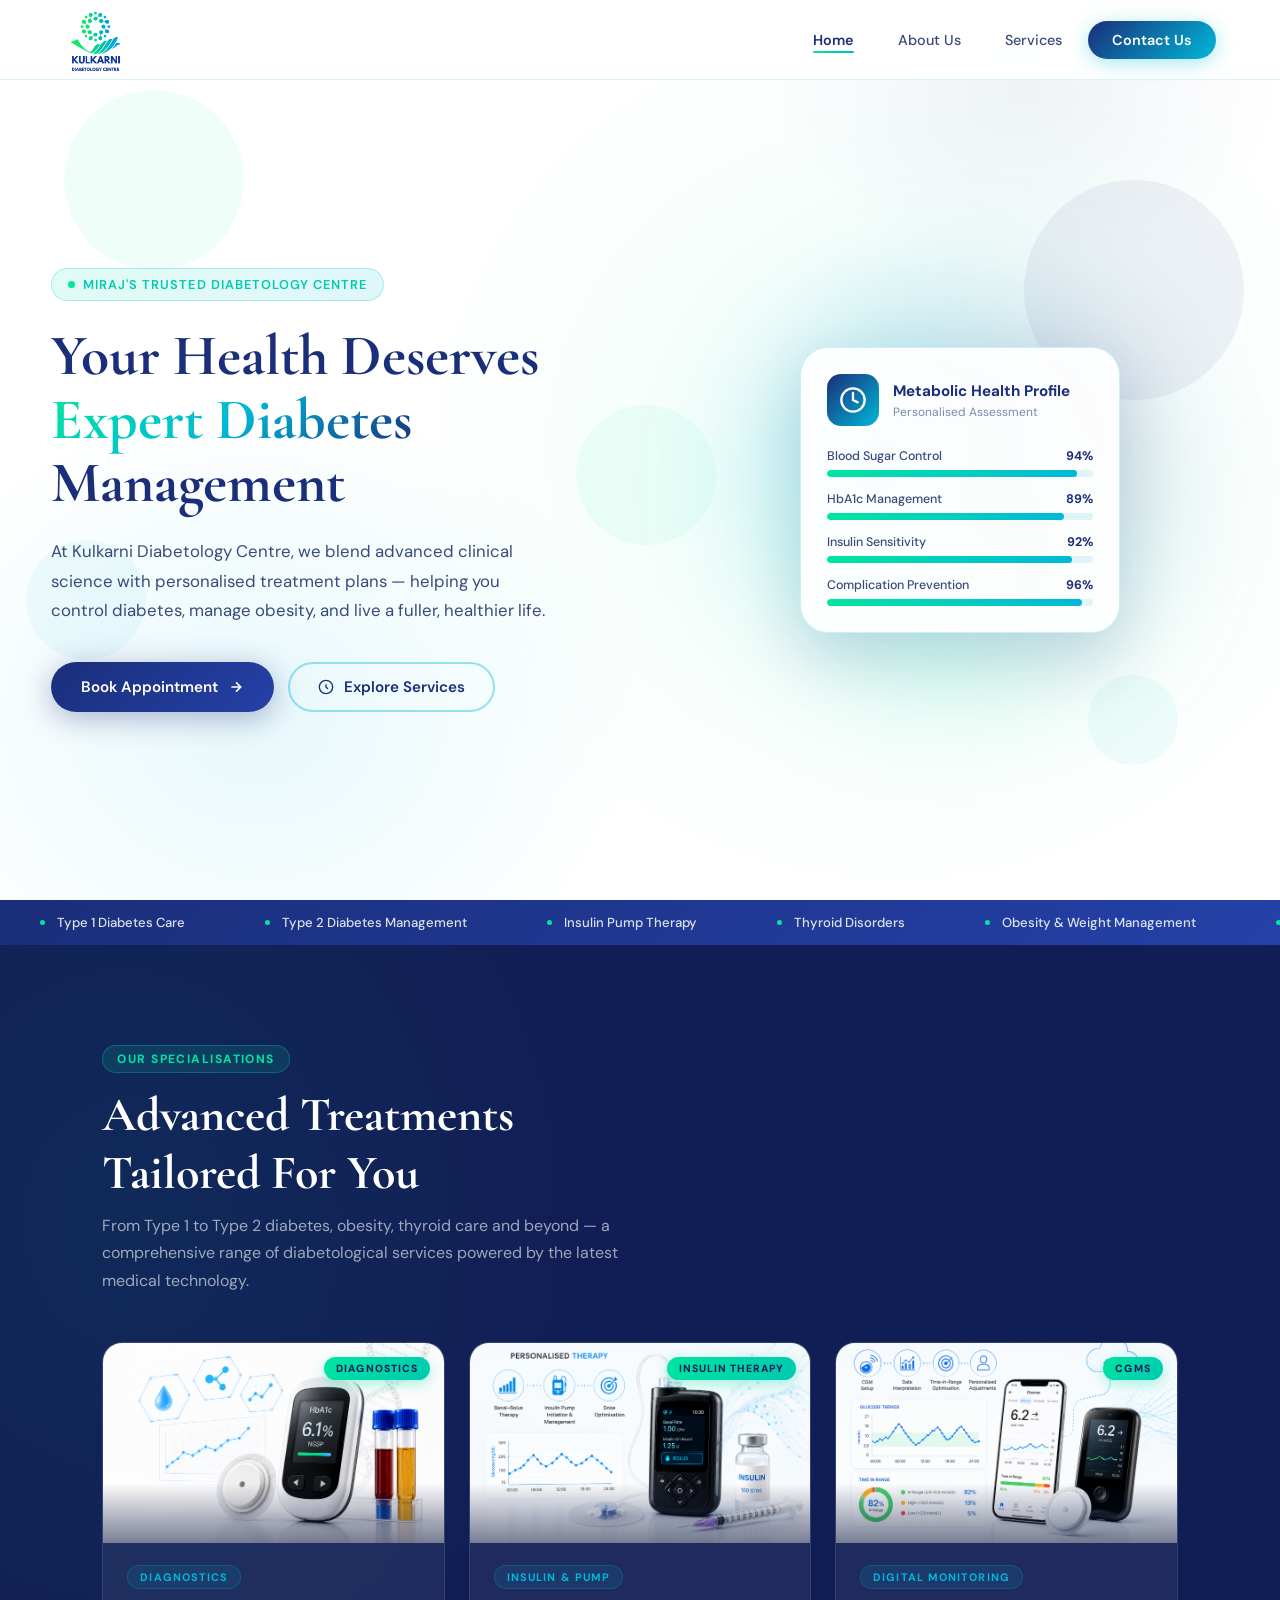
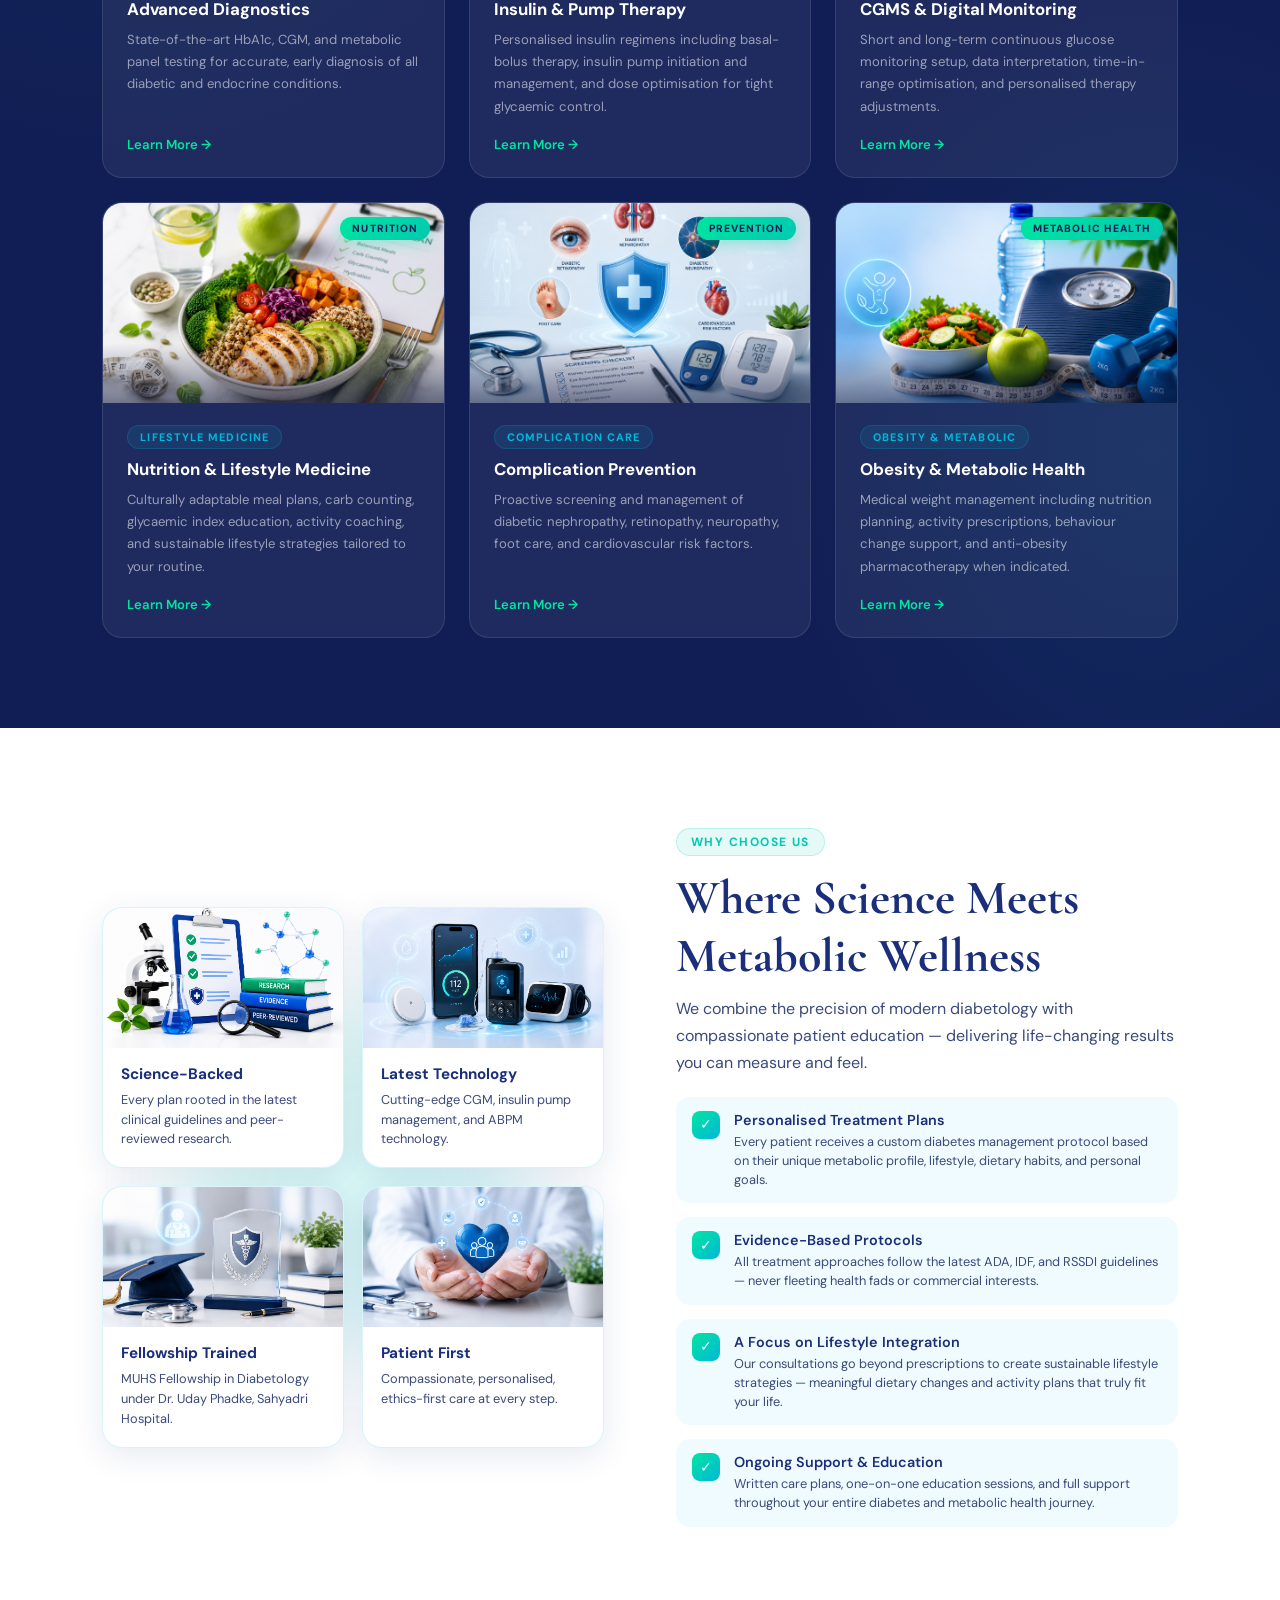
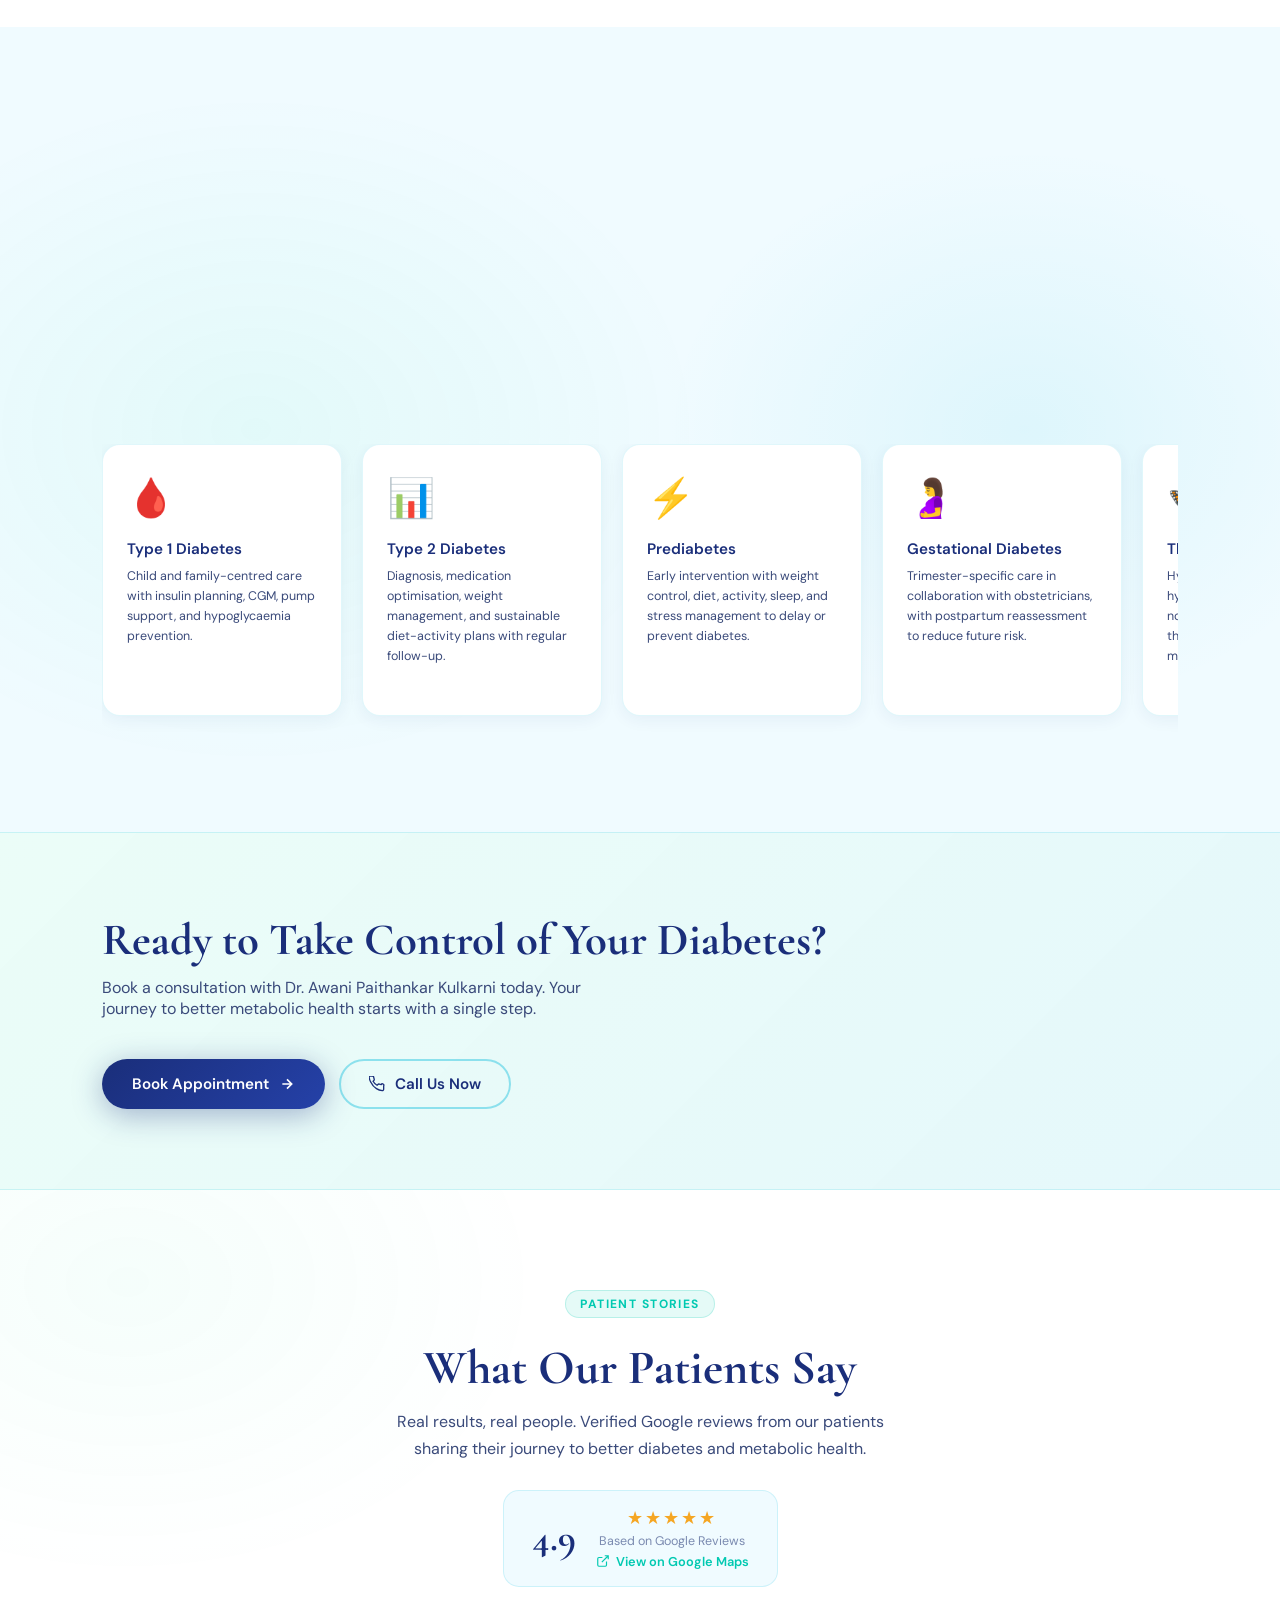
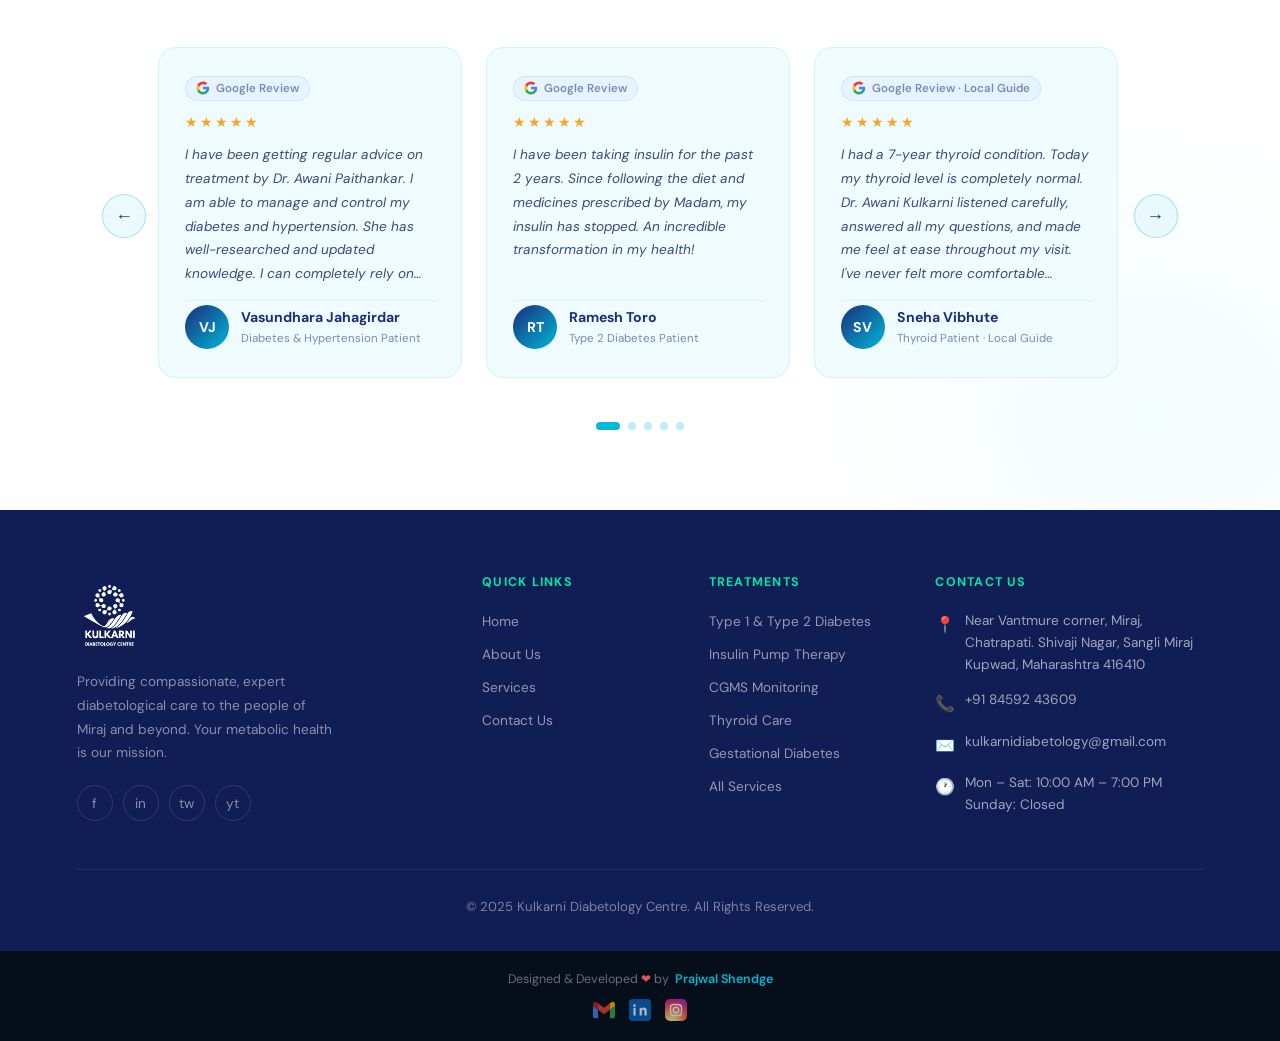
<file: index.html>
<!DOCTYPE html>
<html lang="en">
<head>
  <meta charset="UTF-8" />
  <meta name="viewport" content="width=device-width, initial-scale=1.0" />
  <title>Kulkarni Diabetology Centre — Managing Diabetes, Improving Lives</title>
  <meta name="description" content="Kulkarni Diabetology Centre — Advanced diabetes, obesity, and metabolic disorder management in Miraj. Expert care by Dr. Awani Paithankar Kulkarni." />
  <link rel="stylesheet" href="css/index.css" />
  <link rel="icon" href="logo/Diabetes2.png" type="image/jpeg" />
</head>
<body>

  <!-- NAVBAR -->
  <nav class="navbar" id="navbar">
    <div class="nav-logo">
      <img src="logo/Diabetes.png" alt="Kulkarni Diabetology Centre Logo" />
    </div>
    <ul class="nav-links" id="navLinks">
      <li><a href="#home" class="active">Home</a></li>
      <li><a href="about.html">About Us</a></li>
      <li><a href="services.html">Services</a></li>
      <li><a href="contact.html" class="nav-cta">Contact Us</a></li>
    </ul>
    <button class="hamburger" id="hamburger" aria-label="Toggle menu">
      <span></span><span></span><span></span>
    </button>
  </nav>

  <!-- Mobile Nav -->
  <div class="mobile-nav" id="mobileNav">
    <a href="#home"         onclick="closeMobile()">Home</a>
    <a href="about.html"    onclick="closeMobile()">About Us</a>
    <a href="services.html" onclick="closeMobile()">Services</a>
    <a href="contact.html" class="nav-cta" onclick="closeMobile()">Contact Us</a>
  </div>

  <!-- HERO -->
  <section class="hero" id="home">
    <div class="hero-bg-cells" aria-hidden="true">
      <div class="cell"></div><div class="cell"></div>
      <div class="cell"></div><div class="cell"></div><div class="cell"></div>
    </div>

    <!-- Left -->
    <div class="hero-content">
      <div class="hero-badge"><span class="dot"></span>Miraj's Trusted Diabetology Centre</div>
      <h1 class="hero-title">
        Your Health Deserves<br>
        <span class="gradient-text">Expert Diabetes</span><br>
        Management
      </h1>
      <p class="hero-subtitle">At Kulkarni Diabetology Centre, we blend advanced clinical science with personalised treatment plans — helping you control diabetes, manage obesity, and live a fuller, healthier life.</p>
      <div class="hero-actions">
        <a href="contact.html" class="btn-primary">Book Appointment<svg width="16" height="16" fill="none" stroke="currentColor" stroke-width="2.5" viewBox="0 0 24 24"><path d="M5 12h14M12 5l7 7-7 7"/></svg></a>
        <a href="services.html" class="btn-secondary"><svg width="16" height="16" fill="none" stroke="currentColor" stroke-width="2" viewBox="0 0 24 24"><circle cx="12" cy="12" r="10"/><path d="M12 8v4l3 3"/></svg>Explore Services</a>
      </div>
    </div>

    <!-- Right: Visual area -->
    <div class="hero-visual">
      <div class="hero-orb" aria-hidden="true"></div>

      <!-- Main Health Card -->
      <div class="skin-card">
        <div class="skin-card-header">
          <div class="skin-icon-wrap">
            <svg width="28" height="28" viewBox="0 0 24 24" fill="none" stroke="#fff" stroke-width="2">
              <path d="M12 2C6.48 2 2 6.48 2 12s4.48 10 10 10 10-4.48 10-10S17.52 2 12 2z"/>
              <path d="M12 6v6l4 2" stroke="#fff" stroke-width="2" stroke-linecap="round"/>
            </svg>
          </div>
          <div class="skin-card-header-text">
            <h3>Metabolic Health Profile</h3>
            <p>Personalised Assessment</p>
          </div>
        </div>
        <div class="skin-bars">
          <div class="skin-bar-row">
            <div class="skin-bar-label"><span>Blood Sugar Control</span><span>94%</span></div>
            <div class="skin-bar-track"><div class="skin-bar-fill" data-width="94"></div></div>
          </div>
          <div class="skin-bar-row">
            <div class="skin-bar-label"><span>HbA1c Management</span><span>89%</span></div>
            <div class="skin-bar-track"><div class="skin-bar-fill" data-width="89"></div></div>
          </div>
          <div class="skin-bar-row">
            <div class="skin-bar-label"><span>Insulin Sensitivity</span><span>92%</span></div>
            <div class="skin-bar-track"><div class="skin-bar-fill" data-width="92"></div></div>
          </div>
          <div class="skin-bar-row">
            <div class="skin-bar-label"><span>Complication Prevention</span><span>96%</span></div>
            <div class="skin-bar-track"><div class="skin-bar-fill" data-width="96"></div></div>
          </div>
        </div>
      </div>
    </div>
  </section>

  <!-- TICKER -->
  <div class="ticker" aria-label="Services marquee">
    <div class="ticker-inner">
      <div class="ticker-item"><span class="dot"></span> Type 1 Diabetes Care</div>
      <div class="ticker-item"><span class="dot"></span> Type 2 Diabetes Management</div>
      <div class="ticker-item"><span class="dot"></span> Insulin Pump Therapy</div>
      <div class="ticker-item"><span class="dot"></span> Thyroid Disorders</div>
      <div class="ticker-item"><span class="dot"></span> Obesity &amp; Weight Management</div>
      <div class="ticker-item"><span class="dot"></span> Gestational Diabetes</div>
      <div class="ticker-item"><span class="dot"></span> CGMS Monitoring</div>
      <div class="ticker-item"><span class="dot"></span> Continuous Glucose Monitoring</div>
      <div class="ticker-item"><span class="dot"></span> Diabetic Foot Care</div>
      <div class="ticker-item"><span class="dot"></span> HbA1c Optimisation</div>
      <div class="ticker-item"><span class="dot"></span> Type 1 Diabetes Care</div>
      <div class="ticker-item"><span class="dot"></span> Type 2 Diabetes Management</div>
      <div class="ticker-item"><span class="dot"></span> Insulin Pump Therapy</div>
      <div class="ticker-item"><span class="dot"></span> Thyroid Disorders</div>
      <div class="ticker-item"><span class="dot"></span> Obesity &amp; Weight Management</div>
      <div class="ticker-item"><span class="dot"></span> Gestational Diabetes</div>
      <div class="ticker-item"><span class="dot"></span> CGMS Monitoring</div>
      <div class="ticker-item"><span class="dot"></span> Continuous Glucose Monitoring</div>
      <div class="ticker-item"><span class="dot"></span> Diabetic Foot Care</div>
      <div class="ticker-item"><span class="dot"></span> HbA1c Optimisation</div>
    </div>
  </div>

  <!-- SERVICES PREVIEW -->
  <section class="services-preview" id="services">
    <div class="reveal">
      <div class="section-tag">Our Specialisations</div>
      <h2 class="section-title">Advanced Treatments<br>Tailored For You</h2>
      <p class="section-subtitle">From Type 1 to Type 2 diabetes, obesity, thyroid care and beyond — a comprehensive range of diabetological services powered by the latest medical technology.</p>
    </div>

    <div class="services-grid">

      <!-- Card 1: Advanced Diagnostics -->
      <div class="service-card reveal" onclick="window.location.href='services.html'">
        <div class="service-card-img-wrap">
          <img src="img/Advanced Diagnostics.png" alt="Advanced Diagnostics" class="service-card-img" />
          <span class="service-card-badge">DIAGNOSTICS</span>
        </div>
        <div class="service-card-body">
          <div class="service-card-tag">Diagnostics</div>
          <h3>Advanced Diagnostics</h3>
          <p>State-of-the-art HbA1c, CGM, and metabolic panel testing for accurate, early diagnosis of all diabetic and endocrine conditions.</p>
          <div class="service-link">Learn More →</div>
        </div>
      </div>

      <!-- Card 2: Insulin & Pump Therapy -->
      <div class="service-card reveal" onclick="window.location.href='services.html'">
        <div class="service-card-img-wrap">
          <img src="img/Insulin.png" alt="Insulin & Pump Therapy" class="service-card-img" />
          <span class="service-card-badge">INSULIN THERAPY</span>
        </div>
        <div class="service-card-body">
          <div class="service-card-tag">Insulin &amp; Pump</div>
          <h3>Insulin &amp; Pump Therapy</h3>
          <p>Personalised insulin regimens including basal-bolus therapy, insulin pump initiation and management, and dose optimisation for tight glycaemic control.</p>
          <div class="service-link">Learn More →</div>
        </div>
      </div>

      <!-- Card 3: CGMS & Digital Monitoring -->
      <div class="service-card reveal" onclick="window.location.href='services.html'">
        <div class="service-card-img-wrap">
          <img src="img/CGMS.png" alt="CGMS & Digital Monitoring" class="service-card-img" />
          <span class="service-card-badge">CGMS</span>
        </div>
        <div class="service-card-body">
          <div class="service-card-tag">Digital Monitoring</div>
          <h3>CGMS &amp; Digital Monitoring</h3>
          <p>Short and long-term continuous glucose monitoring setup, data interpretation, time-in-range optimisation, and personalised therapy adjustments.</p>
          <div class="service-link">Learn More →</div>
        </div>
      </div>

      <!-- Card 4: Nutrition & Lifestyle Medicine -->
      <div class="service-card reveal" onclick="window.location.href='services.html'">
        <div class="service-card-img-wrap">
          <img src="img/Nutrition.png" alt="Nutrition & Lifestyle Medicine" class="service-card-img" />
          <span class="service-card-badge">NUTRITION</span>
        </div>
        <div class="service-card-body">
          <div class="service-card-tag">Lifestyle Medicine</div>
          <h3>Nutrition &amp; Lifestyle Medicine</h3>
          <p>Culturally adaptable meal plans, carb counting, glycaemic index education, activity coaching, and sustainable lifestyle strategies tailored to your routine.</p>
          <div class="service-link">Learn More →</div>
        </div>
      </div>

      <!-- Card 5: Complication Prevention -->
      <div class="service-card reveal" onclick="window.location.href='services.html'">
        <div class="service-card-img-wrap">
          <img src="img/Care.png" alt="Complication Prevention" class="service-card-img" />
          <span class="service-card-badge">PREVENTION</span>
        </div>
        <div class="service-card-body">
          <div class="service-card-tag">Complication Care</div>
          <h3>Complication Prevention</h3>
          <p>Proactive screening and management of diabetic nephropathy, retinopathy, neuropathy, foot care, and cardiovascular risk factors.</p>
          <div class="service-link">Learn More →</div>
        </div>
      </div>

      <!-- Card 6: Obesity & Metabolic Health -->
      <div class="service-card reveal" onclick="window.location.href='services.html'">
        <div class="service-card-img-wrap">
          <img src="img/Metabolic.png" alt="Obesity & Metabolic Health" class="service-card-img" />
          <span class="service-card-badge">METABOLIC HEALTH</span>
        </div>
        <div class="service-card-body">
          <div class="service-card-tag">Obesity &amp; Metabolic</div>
          <h3>Obesity &amp; Metabolic Health</h3>
          <p>Medical weight management including nutrition planning, activity prescriptions, behaviour change support, and anti-obesity pharmacotherapy when indicated.</p>
          <div class="service-link">Learn More →</div>
        </div>
      </div>

    </div>
  </section>

  <!-- WHY CHOOSE US -->
  <section class="why-us">
    <div class="why-visual reveal">
      <div class="why-bg-shape"></div>
      <div class="why-grid">

        <!-- Card 1: Science-Backed -->
        <div class="why-item">
          <div class="why-item-img-wrap">
            <img src="img/Science.png" alt="Science-Backed" class="why-item-img" />
          </div>
          <h4>Science-Backed</h4>
          <p>Every plan rooted in the latest clinical guidelines and peer-reviewed research.</p>
        </div>

        <!-- Card 2: Latest Technology -->
        <div class="why-item">
          <div class="why-item-img-wrap">
            <img src="img/Technology.png" alt="Latest Technology" class="why-item-img" />
          </div>
          <h4>Latest Technology</h4>
          <p>Cutting-edge CGM, insulin pump management, and ABPM technology.</p>
        </div>

        <!-- Card 3: Fellowship Trained -->
        <div class="why-item">
          <div class="why-item-img-wrap">
            <img src="img/Fellowship.png" alt="Fellowship Trained" class="why-item-img" />
          </div>
          <h4>Fellowship Trained</h4>
          <p>MUHS Fellowship in Diabetology under Dr. Uday Phadke, Sahyadri Hospital.</p>
        </div>

        <!-- Card 4: Patient First -->
        <div class="why-item">
          <div class="why-item-img-wrap">
            <img src="img/Patient.png" alt="Patient First" class="why-item-img" />
          </div>
          <h4>Patient First</h4>
          <p>Compassionate, personalised, ethics-first care at every step.</p>
        </div>

      </div>
    </div>
    <div class="why-content reveal">
      <div class="section-tag">Why Choose Us</div>
      <h2 class="section-title">Where Science Meets<br>Metabolic Wellness</h2>
      <p class="section-subtitle">We combine the precision of modern diabetology with compassionate patient education — delivering life-changing results you can measure and feel.</p>
      <div class="feature-list">
        <div class="feature-row">
          <div class="feature-check">✓</div>
          <div><h5>Personalised Treatment Plans</h5><p>Every patient receives a custom diabetes management protocol based on their unique metabolic profile, lifestyle, dietary habits, and personal goals.</p></div>
        </div>
        <div class="feature-row">
          <div class="feature-check">✓</div>
          <div><h5>Evidence-Based Protocols</h5><p>All treatment approaches follow the latest ADA, IDF, and RSSDI guidelines — never fleeting health fads or commercial interests.</p></div>
        </div>
        <div class="feature-row">
          <div class="feature-check">✓</div>
          <div><h5>A Focus on Lifestyle Integration</h5><p>Our consultations go beyond prescriptions to create sustainable lifestyle strategies — meaningful dietary changes and activity plans that truly fit your life.</p></div>
        </div>
        <div class="feature-row">
          <div class="feature-check">✓</div>
          <div><h5>Ongoing Support &amp; Education</h5><p>Written care plans, one-on-one education sessions, and full support throughout your entire diabetes and metabolic health journey.</p></div>
        </div>
      </div>
    </div>
  </section>

  <!-- CONDITIONS CAROUSEL -->
  <section class="conditions">
    <div class="conditions-header reveal">
      <div>
        <div class="section-tag">Conditions We Treat</div>
        <h2 class="section-title">Comprehensive Metabolic Care<br>For Every Concern</h2>
        <p class="section-subtitle">Expert treatment for a wide range of diabetes, obesity, and metabolic conditions under one roof.</p>
      </div>
      <div class="scroll-arrows">
        <button class="scroll-btn" id="scrollLeft" aria-label="Scroll left">&#8592;</button>
        <button class="scroll-btn" id="scrollRight" aria-label="Scroll right">&#8594;</button>
      </div>
    </div>
    <div class="conditions-scroll" id="conditionsScroll">
      <div class="condition-card"><div class="condition-emoji">🩸</div><h3>Type 1 Diabetes</h3><p>Child and family-centred care with insulin planning, CGM, pump support, and hypoglycaemia prevention.</p></div>
      <div class="condition-card"><div class="condition-emoji">📊</div><h3>Type 2 Diabetes</h3><p>Diagnosis, medication optimisation, weight management, and sustainable diet-activity plans with regular follow-up.</p></div>
      <div class="condition-card"><div class="condition-emoji">⚡</div><h3>Prediabetes</h3><p>Early intervention with weight control, diet, activity, sleep, and stress management to delay or prevent diabetes.</p></div>
      <div class="condition-card"><div class="condition-emoji">🤰</div><h3>Gestational Diabetes</h3><p>Trimester-specific care in collaboration with obstetricians, with postpartum reassessment to reduce future risk.</p></div>
      <div class="condition-card"><div class="condition-emoji">🦋</div><h3>Thyroid Disorders</h3><p>Hypothyroidism, hyperthyroidism, thyroid nodules, and pregnancy-related thyroid issues — evaluation and management.</p></div>
      <div class="condition-card"><div class="condition-emoji">⚖️</div><h3>Obesity &amp; Metabolic Syndrome</h3><p>Medical weight management combining nutrition, activity, behaviour change, and pharmacotherapy when indicated.</p></div>
      <div class="condition-card"><div class="condition-emoji">🦶</div><h3>Diabetic Foot</h3><p>Foot risk assessment, monofilament testing, pain management, and preventive foot-care education.</p></div>
      <div class="condition-card"><div class="condition-emoji">🫘</div><h3>Diabetic Nephropathy</h3><p>Urine albumin screening, eGFR monitoring, and renal-protective therapy to slow kidney disease progression.</p></div>
      <div class="condition-card"><div class="condition-emoji">👁️</div><h3>Diabetic Retinopathy</h3><p>Regular screening coordination and optimised glycaemic control to protect your vision from diabetic eye complications.</p></div>
      <div class="condition-card"><div class="condition-emoji">🫀</div><h3>Diabetic Heart Risk</h3><p>Lipid management, ABPM, and cardiometabolically protective therapy for integrated cardiovascular risk reduction.</p></div>
    </div>
  </section>

  <!-- CTA BANNER -->
  <section class="cta-banner reveal">
    <div class="cta-banner-text">
      <h2>Ready to Take Control of Your Diabetes?</h2>
      <p>Book a consultation with Dr. Awani Paithankar Kulkarni today. Your journey to better metabolic health starts with a single step.</p>
    </div>
    <div class="cta-banner-actions">
      <a href="contact.html" class="btn-primary">Book Appointment<svg width="16" height="16" fill="none" stroke="currentColor" stroke-width="2.5" viewBox="0 0 24 24"><path d="M5 12h14M12 5l7 7-7 7"/></svg></a>
      <a href="tel:+919588479640" class="btn-secondary"><svg width="16" height="16" fill="none" stroke="currentColor" stroke-width="2" viewBox="0 0 24 24"><path d="M22 16.92v3a2 2 0 01-2.18 2 19.79 19.79 0 01-8.63-3.07A19.5 19.5 0 013.07 9.8 19.79 19.79 0 01.06 1.18 2 2 0 012.06 0h3a2 2 0 012 1.72c.127.96.361 1.903.7 2.81a2 2 0 01-.45 2.11L6.09 7.91a16 16 0 006 6l1.27-1.27a2 2 0 012.11-.45c.907.339 1.85.573 2.81.7A2 2 0 0122 14.92z"/></svg>Call Us Now</a>
    </div>
  </section>

  <!-- TESTIMONIALS -->
  <section class="testimonials" id="testimonials">
    <div class="reveal" style="text-align:center;">
      <div class="section-tag" style="display:inline-block;">Patient Stories</div>
      <h2 class="section-title" style="margin-top:8px;">What Our Patients Say</h2>
      <p class="section-subtitle" style="margin:0 auto;max-width:520px;">Real results, real people. Verified Google reviews from our patients sharing their journey to better diabetes and metabolic health.</p>
      <!-- Google Rating Summary -->
      <div class="rating-summary reveal">
        <div class="rating-score">4.9</div>
        <div class="rating-details">
          <div class="rating-stars">★★★★★</div>
          <div class="rating-count">Based on Google Reviews</div>
          <a href="https://www.google.com/maps/search/Kulkarni+Diabetology+Centre+Miraj" target="_blank" rel="noopener noreferrer" class="rating-link">
            <svg width="14" height="14" viewBox="0 0 24 24" fill="none" stroke="currentColor" stroke-width="2"><path d="M18 13v6a2 2 0 01-2 2H5a2 2 0 01-2-2V8a2 2 0 012-2h6M15 3h6v6M10 14L21 3"/></svg>
            View on Google Maps
          </a>
        </div>
      </div>
    </div>

    <!-- Testimonials Carousel Wrapper -->
    <div class="testimonials-carousel-wrapper">
      <button class="t-scroll-btn t-scroll-left" id="tScrollLeft" aria-label="Scroll left">&#8592;</button>
      <div class="testimonials-scroll" id="testimonialsScroll">

        <div class="testimonial-card reveal">
          <div class="google-badge">
            <svg width="14" height="14" viewBox="0 0 24 24"><path fill="#4285F4" d="M22.56 12.25c0-.78-.07-1.53-.2-2.25H12v4.26h5.92c-.26 1.37-1.04 2.53-2.21 3.31v2.77h3.57c2.08-1.92 3.28-4.74 3.28-8.09z"/><path fill="#34A853" d="M12 23c2.97 0 5.46-.98 7.28-2.66l-3.57-2.77c-.98.66-2.23 1.06-3.71 1.06-2.86 0-5.29-1.93-6.16-4.53H2.18v2.84C3.99 20.53 7.7 23 12 23z"/><path fill="#FBBC05" d="M5.84 14.09c-.22-.66-.35-1.36-.35-2.09s.13-1.43.35-2.09V7.07H2.18C1.43 8.55 1 10.22 1 12s.43 3.45 1.18 4.93l3.66-2.84z"/><path fill="#EA4335" d="M12 5.38c1.62 0 3.06.56 4.21 1.64l3.15-3.15C17.45 2.09 14.97 1 12 1 7.7 1 3.99 3.47 2.18 7.07l3.66 2.84c.87-2.6 3.3-4.53 6.16-4.53z"/></svg>
            Google Review
          </div>
          <div class="stars">★★★★★</div>
          <p>I have been getting regular advice on treatment by Dr. Awani Paithankar. I am able to manage and control my diabetes and hypertension. She has well-researched and updated knowledge. I can completely rely on her. Many congratulations to Dr. Awani for her continuous patient care!</p>
          <div class="testimonial-author">
            <div class="author-avatar">VJ</div>
            <div class="author-info"><strong>Vasundhara Jahagirdar</strong><span>Diabetes &amp; Hypertension Patient</span></div>
          </div>
        </div>

        <div class="testimonial-card reveal">
          <div class="google-badge">
            <svg width="14" height="14" viewBox="0 0 24 24"><path fill="#4285F4" d="M22.56 12.25c0-.78-.07-1.53-.2-2.25H12v4.26h5.92c-.26 1.37-1.04 2.53-2.21 3.31v2.77h3.57c2.08-1.92 3.28-4.74 3.28-8.09z"/><path fill="#34A853" d="M12 23c2.97 0 5.46-.98 7.28-2.66l-3.57-2.77c-.98.66-2.23 1.06-3.71 1.06-2.86 0-5.29-1.93-6.16-4.53H2.18v2.84C3.99 20.53 7.7 23 12 23z"/><path fill="#FBBC05" d="M5.84 14.09c-.22-.66-.35-1.36-.35-2.09s.13-1.43.35-2.09V7.07H2.18C1.43 8.55 1 10.22 1 12s.43 3.45 1.18 4.93l3.66-2.84z"/><path fill="#EA4335" d="M12 5.38c1.62 0 3.06.56 4.21 1.64l3.15-3.15C17.45 2.09 14.97 1 12 1 7.7 1 3.99 3.47 2.18 7.07l3.66 2.84c.87-2.6 3.3-4.53 6.16-4.53z"/></svg>
            Google Review
          </div>
          <div class="stars">★★★★★</div>
          <p>I have been taking insulin for the past 2 years. Since following the diet and medicines prescribed by Madam, my insulin has stopped. An incredible transformation in my health!</p>
          <div class="testimonial-author">
            <div class="author-avatar">RT</div>
            <div class="author-info"><strong>Ramesh Toro</strong><span>Type 2 Diabetes Patient</span></div>
          </div>
        </div>

        <div class="testimonial-card reveal">
          <div class="google-badge">
            <svg width="14" height="14" viewBox="0 0 24 24"><path fill="#4285F4" d="M22.56 12.25c0-.78-.07-1.53-.2-2.25H12v4.26h5.92c-.26 1.37-1.04 2.53-2.21 3.31v2.77h3.57c2.08-1.92 3.28-4.74 3.28-8.09z"/><path fill="#34A853" d="M12 23c2.97 0 5.46-.98 7.28-2.66l-3.57-2.77c-.98.66-2.23 1.06-3.71 1.06-2.86 0-5.29-1.93-6.16-4.53H2.18v2.84C3.99 20.53 7.7 23 12 23z"/><path fill="#FBBC05" d="M5.84 14.09c-.22-.66-.35-1.36-.35-2.09s.13-1.43.35-2.09V7.07H2.18C1.43 8.55 1 10.22 1 12s.43 3.45 1.18 4.93l3.66-2.84z"/><path fill="#EA4335" d="M12 5.38c1.62 0 3.06.56 4.21 1.64l3.15-3.15C17.45 2.09 14.97 1 12 1 7.7 1 3.99 3.47 2.18 7.07l3.66 2.84c.87-2.6 3.3-4.53 6.16-4.53z"/></svg>
            Google Review · Local Guide
          </div>
          <div class="stars">★★★★★</div>
          <p>I had a 7-year thyroid condition. Today my thyroid level is completely normal. Dr. Awani Kulkarni listened carefully, answered all my questions, and made me feel at ease throughout my visit. I've never felt more comfortable discussing my health concerns. Highly recommend!</p>
          <div class="testimonial-author">
            <div class="author-avatar">SV</div>
            <div class="author-info"><strong>Sneha Vibhute</strong><span>Thyroid Patient · Local Guide</span></div>
          </div>
        </div>

        <div class="testimonial-card reveal">
          <div class="google-badge">
            <svg width="14" height="14" viewBox="0 0 24 24"><path fill="#4285F4" d="M22.56 12.25c0-.78-.07-1.53-.2-2.25H12v4.26h5.92c-.26 1.37-1.04 2.53-2.21 3.31v2.77h3.57c2.08-1.92 3.28-4.74 3.28-8.09z"/><path fill="#34A853" d="M12 23c2.97 0 5.46-.98 7.28-2.66l-3.57-2.77c-.98.66-2.23 1.06-3.71 1.06-2.86 0-5.29-1.93-6.16-4.53H2.18v2.84C3.99 20.53 7.7 23 12 23z"/><path fill="#FBBC05" d="M5.84 14.09c-.22-.66-.35-1.36-.35-2.09s.13-1.43.35-2.09V7.07H2.18C1.43 8.55 1 10.22 1 12s.43 3.45 1.18 4.93l3.66-2.84z"/><path fill="#EA4335" d="M12 5.38c1.62 0 3.06.56 4.21 1.64l3.15-3.15C17.45 2.09 14.97 1 12 1 7.7 1 3.99 3.47 2.18 7.07l3.66 2.84c.87-2.6 3.3-4.53 6.16-4.53z"/></svg>
            Google Review
          </div>
          <div class="stars">★★★★★</div>
          <p>My wife is currently receiving treatment for a thyroid condition from Dr. Awani, and we couldn't be more satisfied. She takes the time to explain the complexities of the disease in a way that is easy to understand, which has been incredibly reassuring. Highly recommended.</p>
          <div class="testimonial-author">
            <div class="author-avatar">SK</div>
            <div class="author-info"><strong>Sanket Kalyankar</strong><span>Thyroid Patient (Family)</span></div>
          </div>
        </div>

        <div class="testimonial-card reveal">
          <div class="google-badge">
            <svg width="14" height="14" viewBox="0 0 24 24"><path fill="#4285F4" d="M22.56 12.25c0-.78-.07-1.53-.2-2.25H12v4.26h5.92c-.26 1.37-1.04 2.53-2.21 3.31v2.77h3.57c2.08-1.92 3.28-4.74 3.28-8.09z"/><path fill="#34A853" d="M12 23c2.97 0 5.46-.98 7.28-2.66l-3.57-2.77c-.98.66-2.23 1.06-3.71 1.06-2.86 0-5.29-1.93-6.16-4.53H2.18v2.84C3.99 20.53 7.7 23 12 23z"/><path fill="#FBBC05" d="M5.84 14.09c-.22-.66-.35-1.36-.35-2.09s.13-1.43.35-2.09V7.07H2.18C1.43 8.55 1 10.22 1 12s.43 3.45 1.18 4.93l3.66-2.84z"/><path fill="#EA4335" d="M12 5.38c1.62 0 3.06.56 4.21 1.64l3.15-3.15C17.45 2.09 14.97 1 12 1 7.7 1 3.99 3.47 2.18 7.07l3.66 2.84c.87-2.6 3.3-4.53 6.16-4.53z"/></svg>
            Google Review · Local Guide
          </div>
          <div class="stars">★★★★★</div>
          <p>Really surprised to see the radical control over my sugar. The sugar level has been steady over the last two months and I feel a significant improvement in my general health. Thanks to Dr. Awani and the team!</p>
          <div class="testimonial-author">
            <div class="author-avatar">PV</div>
            <div class="author-info"><strong>Pramod Vyas</strong><span>Diabetes Patient · Local Guide</span></div>
          </div>
        </div>

        <div class="testimonial-card reveal">
          <div class="google-badge">
            <svg width="14" height="14" viewBox="0 0 24 24"><path fill="#4285F4" d="M22.56 12.25c0-.78-.07-1.53-.2-2.25H12v4.26h5.92c-.26 1.37-1.04 2.53-2.21 3.31v2.77h3.57c2.08-1.92 3.28-4.74 3.28-8.09z"/><path fill="#34A853" d="M12 23c2.97 0 5.46-.98 7.28-2.66l-3.57-2.77c-.98.66-2.23 1.06-3.71 1.06-2.86 0-5.29-1.93-6.16-4.53H2.18v2.84C3.99 20.53 7.7 23 12 23z"/><path fill="#FBBC05" d="M5.84 14.09c-.22-.66-.35-1.36-.35-2.09s.13-1.43.35-2.09V7.07H2.18C1.43 8.55 1 10.22 1 12s.43 3.45 1.18 4.93l3.66-2.84z"/><path fill="#EA4335" d="M12 5.38c1.62 0 3.06.56 4.21 1.64l3.15-3.15C17.45 2.09 14.97 1 12 1 7.7 1 3.99 3.47 2.18 7.07l3.66 2.84c.87-2.6 3.3-4.53 6.16-4.53z"/></svg>
            Google Review
          </div>
          <div class="stars">★★★★★</div>
          <p>My sugar was 390 and within just one month it came down to 220. And now it has reached completely normal levels of 177 and 170. Madam's hard work and guidance has truly brought my sugar back to normal. Thank you so much!</p>
          <div class="testimonial-author">
            <div class="author-avatar">SB</div>
            <div class="author-info"><strong>Suresh Bijwani</strong><span>Type 2 Diabetes Patient</span></div>
          </div>
        </div>

        <div class="testimonial-card reveal">
          <div class="google-badge">
            <svg width="14" height="14" viewBox="0 0 24 24"><path fill="#4285F4" d="M22.56 12.25c0-.78-.07-1.53-.2-2.25H12v4.26h5.92c-.26 1.37-1.04 2.53-2.21 3.31v2.77h3.57c2.08-1.92 3.28-4.74 3.28-8.09z"/><path fill="#34A853" d="M12 23c2.97 0 5.46-.98 7.28-2.66l-3.57-2.77c-.98.66-2.23 1.06-3.71 1.06-2.86 0-5.29-1.93-6.16-4.53H2.18v2.84C3.99 20.53 7.7 23 12 23z"/><path fill="#FBBC05" d="M5.84 14.09c-.22-.66-.35-1.36-.35-2.09s.13-1.43.35-2.09V7.07H2.18C1.43 8.55 1 10.22 1 12s.43 3.45 1.18 4.93l3.66-2.84z"/><path fill="#EA4335" d="M12 5.38c1.62 0 3.06.56 4.21 1.64l3.15-3.15C17.45 2.09 14.97 1 12 1 7.7 1 3.99 3.47 2.18 7.07l3.66 2.84c.87-2.6 3.3-4.53 6.16-4.53z"/></svg>
            Google Review
          </div>
          <div class="stars">★★★★★</div>
          <p>Thanks Madam for the wonderful treatment of uncontrolled sugar. Super effective results — I'm truly grateful for the care and the outstanding improvement in my sugar levels.</p>
          <div class="testimonial-author">
            <div class="author-avatar">RM</div>
            <div class="author-info"><strong>Raosaheb Munje</strong><span>Uncontrolled Diabetes Patient</span></div>
          </div>
        </div>

        <div class="testimonial-card reveal">
          <div class="google-badge">
            <svg width="14" height="14" viewBox="0 0 24 24"><path fill="#4285F4" d="M22.56 12.25c0-.78-.07-1.53-.2-2.25H12v4.26h5.92c-.26 1.37-1.04 2.53-2.21 3.31v2.77h3.57c2.08-1.92 3.28-4.74 3.28-8.09z"/><path fill="#34A853" d="M12 23c2.97 0 5.46-.98 7.28-2.66l-3.57-2.77c-.98.66-2.23 1.06-3.71 1.06-2.86 0-5.29-1.93-6.16-4.53H2.18v2.84C3.99 20.53 7.7 23 12 23z"/><path fill="#FBBC05" d="M5.84 14.09c-.22-.66-.35-1.36-.35-2.09s.13-1.43.35-2.09V7.07H2.18C1.43 8.55 1 10.22 1 12s.43 3.45 1.18 4.93l3.66-2.84z"/><path fill="#EA4335" d="M12 5.38c1.62 0 3.06.56 4.21 1.64l3.15-3.15C17.45 2.09 14.97 1 12 1 7.7 1 3.99 3.47 2.18 7.07l3.66 2.84c.87-2.6 3.3-4.53 6.16-4.53z"/></svg>
            Google Review
          </div>
          <div class="stars">★★★★★</div>
          <p>Result of my sugar level is very good. My sugar level is now completely normal thanks to proper medication, diet, and exercise guidelines provided by Dr. Awani. Excellent doctor!</p>
          <div class="testimonial-author">
            <div class="author-avatar">PN</div>
            <div class="author-info"><strong>P K Neharkar</strong><span>Diabetes Patient</span></div>
          </div>
        </div>

        <div class="testimonial-card reveal">
          <div class="google-badge">
            <svg width="14" height="14" viewBox="0 0 24 24"><path fill="#4285F4" d="M22.56 12.25c0-.78-.07-1.53-.2-2.25H12v4.26h5.92c-.26 1.37-1.04 2.53-2.21 3.31v2.77h3.57c2.08-1.92 3.28-4.74 3.28-8.09z"/><path fill="#34A853" d="M12 23c2.97 0 5.46-.98 7.28-2.66l-3.57-2.77c-.98.66-2.23 1.06-3.71 1.06-2.86 0-5.29-1.93-6.16-4.53H2.18v2.84C3.99 20.53 7.7 23 12 23z"/><path fill="#FBBC05" d="M5.84 14.09c-.22-.66-.35-1.36-.35-2.09s.13-1.43.35-2.09V7.07H2.18C1.43 8.55 1 10.22 1 12s.43 3.45 1.18 4.93l3.66-2.84z"/><path fill="#EA4335" d="M12 5.38c1.62 0 3.06.56 4.21 1.64l3.15-3.15C17.45 2.09 14.97 1 12 1 7.7 1 3.99 3.47 2.18 7.07l3.66 2.84c.87-2.6 3.3-4.53 6.16-4.53z"/></svg>
            Google Review
          </div>
          <div class="stars">★★★★★</div>
          <p>We received guidance and medication on how to control sugar. When I came for my second visit, my sugar level had reduced considerably. Madam is guiding patients in a very good and caring way.</p>
          <div class="testimonial-author">
            <div class="author-avatar">SS</div>
            <div class="author-info"><strong>Shivaji Shinde</strong><span>Diabetes Patient</span></div>
          </div>
        </div>

        <div class="testimonial-card reveal">
          <div class="google-badge">
            <svg width="14" height="14" viewBox="0 0 24 24"><path fill="#4285F4" d="M22.56 12.25c0-.78-.07-1.53-.2-2.25H12v4.26h5.92c-.26 1.37-1.04 2.53-2.21 3.31v2.77h3.57c2.08-1.92 3.28-4.74 3.28-8.09z"/><path fill="#34A853" d="M12 23c2.97 0 5.46-.98 7.28-2.66l-3.57-2.77c-.98.66-2.23 1.06-3.71 1.06-2.86 0-5.29-1.93-6.16-4.53H2.18v2.84C3.99 20.53 7.7 23 12 23z"/><path fill="#FBBC05" d="M5.84 14.09c-.22-.66-.35-1.36-.35-2.09s.13-1.43.35-2.09V7.07H2.18C1.43 8.55 1 10.22 1 12s.43 3.45 1.18 4.93l3.66-2.84z"/><path fill="#EA4335" d="M12 5.38c1.62 0 3.06.56 4.21 1.64l3.15-3.15C17.45 2.09 14.97 1 12 1 7.7 1 3.99 3.47 2.18 7.07l3.66 2.84c.87-2.6 3.3-4.53 6.16-4.53z"/></svg>
            Google Review
          </div>
          <div class="stars">★★★★★</div>
          <p>My sugar was above 400. I met Dr. Awani and the treatment has been excellent. I am now satisfied and feeling much better. Truly a happy patient with great results!</p>
          <div class="testimonial-author">
            <div class="author-avatar">SC</div>
            <div class="author-info"><strong>Sambhaji Chavan</strong><span>High Sugar Patient</span></div>
          </div>
        </div>

        <div class="testimonial-card reveal">
          <div class="google-badge">
            <svg width="14" height="14" viewBox="0 0 24 24"><path fill="#4285F4" d="M22.56 12.25c0-.78-.07-1.53-.2-2.25H12v4.26h5.92c-.26 1.37-1.04 2.53-2.21 3.31v2.77h3.57c2.08-1.92 3.28-4.74 3.28-8.09z"/><path fill="#34A853" d="M12 23c2.97 0 5.46-.98 7.28-2.66l-3.57-2.77c-.98.66-2.23 1.06-3.71 1.06-2.86 0-5.29-1.93-6.16-4.53H2.18v2.84C3.99 20.53 7.7 23 12 23z"/><path fill="#FBBC05" d="M5.84 14.09c-.22-.66-.35-1.36-.35-2.09s.13-1.43.35-2.09V7.07H2.18C1.43 8.55 1 10.22 1 12s.43 3.45 1.18 4.93l3.66-2.84z"/><path fill="#EA4335" d="M12 5.38c1.62 0 3.06.56 4.21 1.64l3.15-3.15C17.45 2.09 14.97 1 12 1 7.7 1 3.99 3.47 2.18 7.07l3.66 2.84c.87-2.6 3.3-4.53 6.16-4.53z"/></svg>
            Google Review
          </div>
          <div class="stars">★★★★★</div>
          <p>Excellent care and support provided by Madam. The attention given to every patient is exceptional and the results speak for themselves. Highly recommended to anyone struggling with diabetes or metabolic issues.</p>
          <div class="testimonial-author">
            <div class="author-avatar">ML</div>
            <div class="author-info"><strong>Mayuri Lonkar</strong><span>Patient</span></div>
          </div>
        </div>

        <div class="testimonial-card reveal">
          <div class="google-badge">
            <svg width="14" height="14" viewBox="0 0 24 24"><path fill="#4285F4" d="M22.56 12.25c0-.78-.07-1.53-.2-2.25H12v4.26h5.92c-.26 1.37-1.04 2.53-2.21 3.31v2.77h3.57c2.08-1.92 3.28-4.74 3.28-8.09z"/><path fill="#34A853" d="M12 23c2.97 0 5.46-.98 7.28-2.66l-3.57-2.77c-.98.66-2.23 1.06-3.71 1.06-2.86 0-5.29-1.93-6.16-4.53H2.18v2.84C3.99 20.53 7.7 23 12 23z"/><path fill="#FBBC05" d="M5.84 14.09c-.22-.66-.35-1.36-.35-2.09s.13-1.43.35-2.09V7.07H2.18C1.43 8.55 1 10.22 1 12s.43 3.45 1.18 4.93l3.66-2.84z"/><path fill="#EA4335" d="M12 5.38c1.62 0 3.06.56 4.21 1.64l3.15-3.15C17.45 2.09 14.97 1 12 1 7.7 1 3.99 3.47 2.18 7.07l3.66 2.84c.87-2.6 3.3-4.53 6.16-4.53z"/></svg>
            Google Review
          </div>
          <div class="stars">★★★★★</div>
          <p>We were very pleased with the examination. We really appreciated that Dr. Awani personally takes the time to examine each patient with full attention. This level of personal care is rare and truly appreciated.</p>
          <div class="testimonial-author">
            <div class="author-avatar">DK</div>
            <div class="author-info"><strong>Deepak Khurape</strong><span>Patient</span></div>
          </div>
        </div>

        <div class="testimonial-card reveal">
          <div class="google-badge">
            <svg width="14" height="14" viewBox="0 0 24 24"><path fill="#4285F4" d="M22.56 12.25c0-.78-.07-1.53-.2-2.25H12v4.26h5.92c-.26 1.37-1.04 2.53-2.21 3.31v2.77h3.57c2.08-1.92 3.28-4.74 3.28-8.09z"/><path fill="#34A853" d="M12 23c2.97 0 5.46-.98 7.28-2.66l-3.57-2.77c-.98.66-2.23 1.06-3.71 1.06-2.86 0-5.29-1.93-6.16-4.53H2.18v2.84C3.99 20.53 7.7 23 12 23z"/><path fill="#FBBC05" d="M5.84 14.09c-.22-.66-.35-1.36-.35-2.09s.13-1.43.35-2.09V7.07H2.18C1.43 8.55 1 10.22 1 12s.43 3.45 1.18 4.93l3.66-2.84z"/><path fill="#EA4335" d="M12 5.38c1.62 0 3.06.56 4.21 1.64l3.15-3.15C17.45 2.09 14.97 1 12 1 7.7 1 3.99 3.47 2.18 7.07l3.66 2.84c.87-2.6 3.3-4.53 6.16-4.53z"/></svg>
            Google Review
          </div>
          <div class="stars">★★★★★</div>
          <p>The treatment is very good. The way of explaining to the patient is excellent — I always leave the clinic feeling informed and confident. Got great results. Thank you Dr. Awani!</p>
          <div class="testimonial-author">
            <div class="author-avatar">SK</div>
            <div class="author-info"><strong>Sujata Kulkarni</strong><span>Diabetes Patient</span></div>
          </div>
        </div>

        <div class="testimonial-card reveal">
          <div class="google-badge">
            <svg width="14" height="14" viewBox="0 0 24 24"><path fill="#4285F4" d="M22.56 12.25c0-.78-.07-1.53-.2-2.25H12v4.26h5.92c-.26 1.37-1.04 2.53-2.21 3.31v2.77h3.57c2.08-1.92 3.28-4.74 3.28-8.09z"/><path fill="#34A853" d="M12 23c2.97 0 5.46-.98 7.28-2.66l-3.57-2.77c-.98.66-2.23 1.06-3.71 1.06-2.86 0-5.29-1.93-6.16-4.53H2.18v2.84C3.99 20.53 7.7 23 12 23z"/><path fill="#FBBC05" d="M5.84 14.09c-.22-.66-.35-1.36-.35-2.09s.13-1.43.35-2.09V7.07H2.18C1.43 8.55 1 10.22 1 12s.43 3.45 1.18 4.93l3.66-2.84z"/><path fill="#EA4335" d="M12 5.38c1.62 0 3.06.56 4.21 1.64l3.15-3.15C17.45 2.09 14.97 1 12 1 7.7 1 3.99 3.47 2.18 7.07l3.66 2.84c.87-2.6 3.3-4.53 6.16-4.53z"/></svg>
            Google Review
          </div>
          <div class="stars">★★★★★</div>
          <p>Doctor is very soft-spoken and sincere about her work. She genuinely cares about every patient. I am fully satisfied with the treatment and the level of dedication shown in each consultation.</p>
          <div class="testimonial-author">
            <div class="author-avatar">KG</div>
            <div class="author-info"><strong>Kishor Gore</strong><span>Patient</span></div>
          </div>
        </div>

      </div><!-- end testimonials-scroll -->
      <button class="t-scroll-btn t-scroll-right" id="tScrollRight" aria-label="Scroll right">&#8594;</button>
    </div><!-- end testimonials-carousel-wrapper -->

    <!-- Dots indicator -->
    <div class="t-dots" id="tDots" aria-label="Testimonial navigation"></div>

  </section>

  <!-- FOOTER HOSPITAL -->
  <footer class="footer-hospital">
    <div class="footer-grid">
      <div class="footer-brand">
        <img src="logo/Diabetes.png" alt="Kulkarni Diabetology Centre" />
        <p>Providing compassionate, expert diabetological care to the people of Miraj and beyond. Your metabolic health is our mission.</p>
        <div class="social-icons" style="margin-top:20px;">
          <a href="#" aria-label="Facebook">f</a>
          <a href="#" aria-label="Instagram">in</a>
          <a href="#" aria-label="Twitter">tw</a>
          <a href="#" aria-label="YouTube">yt</a>
        </div>
      </div>
      <div class="footer-col">
        <h4>Quick Links</h4>
        <ul>
          <li><a href="#home">Home</a></li>
          <li><a href="about.html">About Us</a></li>
          <li><a href="services.html">Services</a></li>
          <li><a href="contact.html">Contact Us</a></li>
        </ul>
      </div>
      <div class="footer-col">
        <h4>Treatments</h4>
        <ul>
          <li><a href="services.html">Type 1 &amp; Type 2 Diabetes</a></li>
          <li><a href="services.html">Insulin Pump Therapy</a></li>
          <li><a href="services.html">CGMS Monitoring</a></li>
          <li><a href="services.html">Thyroid Care</a></li>
          <li><a href="services.html">Gestational Diabetes</a></li>
          <li><a href="services.html">All Services</a></li>
        </ul>
      </div>
      <div class="footer-col">
        <h4>Contact Us</h4>
        <div class="footer-contact">
          <div class="contact-row"><span class="ci">📍</span><span>Near Vantmure corner, Miraj,<br>Chatrapati. Shivaji Nagar, Sangli Miraj Kupwad, Maharashtra 416410</span></div>
          <div class="contact-row"><span class="ci">📞</span><span>+91 84592 43609</span></div>
          <div class="contact-row"><span class="ci">✉️</span><span>kulkarnidiabetology@gmail.com</span></div>
          <div class="contact-row"><span class="ci">🕐</span><span>Mon – Sat: 10:00 AM – 7:00 PM<br>Sunday: Closed</span></div>
        </div>
      </div>
    </div>
    <div class="footer-bottom">
      <p>© 2025 Kulkarni Diabetology Centre. All Rights Reserved.</p>
    </div>
  </footer>

  <!-- FOOTER DEVELOPER -->
  <footer class="footer-dev">
    <p>Designed &amp; Developed <span class="heart">❤</span> by &nbsp;<span class="dev-name">Prajwal Shendge</span></p>
    <div class="footer-dev-socials">
      <a href="mailto:prajwalshendge22@gmail.com" aria-label="Gmail" class="dev-social-link" title="Gmail">
        <svg xmlns="http://www.w3.org/2000/svg" viewBox="52 42 88 66" width="22" height="22">
          <path fill="#4285f4" d="M58 108h14V74L52 59v43c0 3.32 2.69 6 6 6z"/>
          <path fill="#34a853" d="M120 108h14c3.32 0 6-2.69 6-6V59l-20 15z"/>
          <path fill="#fbbc04" d="M120 48v26l20-15v-8c0-7.42-8.47-11.65-14.4-7.2z"/>
          <path fill="#ea4335" d="M72 74V48l24 18 24-18v26L96 92z"/>
          <path fill="#c5221f" d="M52 51v8l20 15V48l-5.6-4.2C60.47 39.35 52 43.58 52 51z"/>
        </svg>
      </a>
      <a href="https://www.linkedin.com/in/prajwal-shendge/" target="_blank" rel="noopener noreferrer" aria-label="LinkedIn" class="dev-social-link" title="LinkedIn">
        <svg width="22" height="22" viewBox="0 0 24 24" xmlns="http://www.w3.org/2000/svg">
          <rect width="24" height="24" rx="4" fill="#0A66C2"/>
          <path fill="#fff" d="M7.2 9.6H4.8v8.4h2.4V9.6zM6 8.4c.8 0 1.4-.6 1.4-1.4S6.8 5.6 6 5.6 4.6 6.2 4.6 7s.6 1.4 1.4 1.4zM19.2 18h-2.4v-4.1c0-.9 0-2.1-1.3-2.1s-1.5 1-1.5 2v4.2h-2.4V9.6h2.3v1.1h.1c.3-.6 1.1-1.3 2.3-1.3 2.5 0 3 1.6 3 3.7V18z"/>
        </svg>
      </a>
      <a href="https://instagram.com/prajwalshendge22" target="_blank" rel="noopener noreferrer" aria-label="Instagram" class="dev-social-link" title="Instagram">
        <svg width="22" height="22" viewBox="0 0 24 24" xmlns="http://www.w3.org/2000/svg">
          <defs>
            <radialGradient id="ig-grad" cx="30%" cy="107%" r="150%">
              <stop offset="0%"   stop-color="#fdf497"/>
              <stop offset="10%"  stop-color="#fdf497"/>
              <stop offset="50%"  stop-color="#fd5949"/>
              <stop offset="68%"  stop-color="#d6249f"/>
              <stop offset="100%" stop-color="#285AEB"/>
            </radialGradient>
          </defs>
          <rect width="24" height="24" rx="5.5" fill="url(#ig-grad)"/>
          <rect x="6" y="6" width="12" height="12" rx="3.5" fill="none" stroke="#fff" stroke-width="1.5"/>
          <circle cx="12" cy="12" r="3" fill="none" stroke="#fff" stroke-width="1.5"/>
          <circle cx="16.6" cy="7.4" r="1" fill="#fff"/>
        </svg>
      </a>
    </div>
  </footer>

  <button class="scroll-top" id="scrollTop" aria-label="Scroll to top">↑</button>

  <script>
    /* ── Navbar scroll ── */
    const navbar = document.getElementById('navbar');
    const scrollTopBtn = document.getElementById('scrollTop');
    window.addEventListener('scroll', () => {
      navbar.classList.toggle('scrolled', window.scrollY > 20);
      scrollTopBtn.classList.toggle('visible', window.scrollY > 400);
    });

    /* ── Mobile menu ── */
    const hamburger = document.getElementById('hamburger');
    const mobileNav = document.getElementById('mobileNav');
    let menuOpen = false;
    hamburger.addEventListener('click', () => {
      menuOpen = !menuOpen;
      hamburger.classList.toggle('open', menuOpen);
      mobileNav.classList.toggle('open', menuOpen);
    });
    function closeMobile() {
      menuOpen = false;
      hamburger.classList.remove('open');
      mobileNav.classList.remove('open');
    }
    document.addEventListener('click', e => {
      if (menuOpen && !navbar.contains(e.target) && !mobileNav.contains(e.target)) closeMobile();
    });

    /* ── Reveal on scroll ── */
    const revealObs = new IntersectionObserver((entries) => {
      entries.forEach((entry, i) => {
        if (entry.isIntersecting) {
          entry.target.style.transitionDelay = (i % 3) * 0.12 + 's';
          entry.target.classList.add('visible');
          revealObs.unobserve(entry.target);
        }
      });
    }, { threshold: 0.12 });
    document.querySelectorAll('.reveal').forEach(r => revealObs.observe(r));

    /* ── Progress bars ── */
    function animateBars() {
      document.querySelectorAll('.skin-bar-fill').forEach(b => b.style.width = b.dataset.width + '%');
    }
    const skinCard = document.querySelector('.skin-card');
    if (skinCard) {
      new IntersectionObserver(entries => {
        if (entries[0].isIntersecting) animateBars();
      }, { threshold: 0.3 }).observe(skinCard);
      window.addEventListener('load', () => {
        if (skinCard.getBoundingClientRect().top < window.innerHeight) setTimeout(animateBars, 600);
      });
    }

    /* ── Conditions carousel ── */
    const condScroll = document.getElementById('conditionsScroll');
    document.getElementById('scrollLeft')?.addEventListener('click', () => condScroll.scrollBy({ left: -280, behavior: 'smooth' }));
    document.getElementById('scrollRight')?.addEventListener('click', () => condScroll.scrollBy({ left: 280, behavior: 'smooth' }));
    let isDown = false, startX, sl2;
    condScroll.addEventListener('mousedown', e => { isDown = true; condScroll.style.cursor = 'grabbing'; startX = e.pageX - condScroll.offsetLeft; sl2 = condScroll.scrollLeft; });
    condScroll.addEventListener('mouseleave', () => { isDown = false; condScroll.style.cursor = ''; });
    condScroll.addEventListener('mouseup', () => { isDown = false; condScroll.style.cursor = ''; });
    condScroll.addEventListener('mousemove', e => { if (!isDown) return; e.preventDefault(); condScroll.scrollLeft = sl2 - (e.pageX - condScroll.offsetLeft - startX) * 1.2; });
    let tSX = 0;
    condScroll.addEventListener('touchstart', e => { tSX = e.touches[0].clientX; }, { passive: true });
    condScroll.addEventListener('touchmove', e => { condScroll.scrollLeft += (tSX - e.touches[0].clientX) * 0.5; }, { passive: true });

    /* ── Testimonials carousel ── */
    const tScroll = document.getElementById('testimonialsScroll');
    const tDotsContainer = document.getElementById('tDots');
    const tCards = tScroll ? tScroll.querySelectorAll('.testimonial-card') : [];
    const CARDS_PER_VIEW = () => window.innerWidth < 640 ? 1 : window.innerWidth < 1024 ? 2 : 3;
    const totalDots = () => Math.ceil(tCards.length / CARDS_PER_VIEW());

    function buildDots() {
      tDotsContainer.innerHTML = '';
      const n = totalDots();
      for (let i = 0; i < n; i++) {
        const d = document.createElement('button');
        d.className = 'tDot' + (i === 0 ? ' active' : '');
        d.setAttribute('aria-label', 'Go to page ' + (i + 1));
        d.addEventListener('click', () => scrollToPage(i));
        tDotsContainer.appendChild(d);
      }
    }

    function scrollToPage(page) {
      if (!tScroll) return;
      const cardWidth = tScroll.querySelector('.testimonial-card')?.offsetWidth + 24 || 340;
      tScroll.scrollTo({ left: page * CARDS_PER_VIEW() * cardWidth, behavior: 'smooth' });
    }

    function updateActiveDot() {
      if (!tScroll) return;
      const cardWidth = tScroll.querySelector('.testimonial-card')?.offsetWidth + 24 || 340;
      const page = Math.round(tScroll.scrollLeft / (CARDS_PER_VIEW() * cardWidth));
      tDotsContainer.querySelectorAll('.tDot').forEach((d, i) => d.classList.toggle('active', i === page));
    }

    if (tScroll) {
      buildDots();
      tScroll.addEventListener('scroll', updateActiveDot, { passive: true });
      window.addEventListener('resize', buildDots);

      document.getElementById('tScrollLeft')?.addEventListener('click', () => tScroll.scrollBy({ left: -(tScroll.querySelector('.testimonial-card')?.offsetWidth + 24 || 340), behavior: 'smooth' }));
      document.getElementById('tScrollRight')?.addEventListener('click', () => tScroll.scrollBy({ left: (tScroll.querySelector('.testimonial-card')?.offsetWidth + 24 || 340), behavior: 'smooth' }));

      let tDown = false, tStartX, tSL;
      tScroll.addEventListener('mousedown', e => { tDown = true; tScroll.style.cursor = 'grabbing'; tStartX = e.pageX - tScroll.offsetLeft; tSL = tScroll.scrollLeft; });
      tScroll.addEventListener('mouseleave', () => { tDown = false; tScroll.style.cursor = ''; });
      tScroll.addEventListener('mouseup', () => { tDown = false; tScroll.style.cursor = ''; });
      tScroll.addEventListener('mousemove', e => { if (!tDown) return; e.preventDefault(); tScroll.scrollLeft = tSL - (e.pageX - tScroll.offsetLeft - tStartX) * 1.2; });
      let tTouchX = 0;
      tScroll.addEventListener('touchstart', e => { tTouchX = e.touches[0].clientX; }, { passive: true });
      tScroll.addEventListener('touchmove', e => { tScroll.scrollLeft += (tTouchX - e.touches[0].clientX) * 0.5; tTouchX = e.touches[0].clientX; }, { passive: true });
    }

    /* ── Scroll to top ── */
    scrollTopBtn.addEventListener('click', () => window.scrollTo({ top: 0, behavior: 'smooth' }));
  </script>
</body>
</html>
</file>
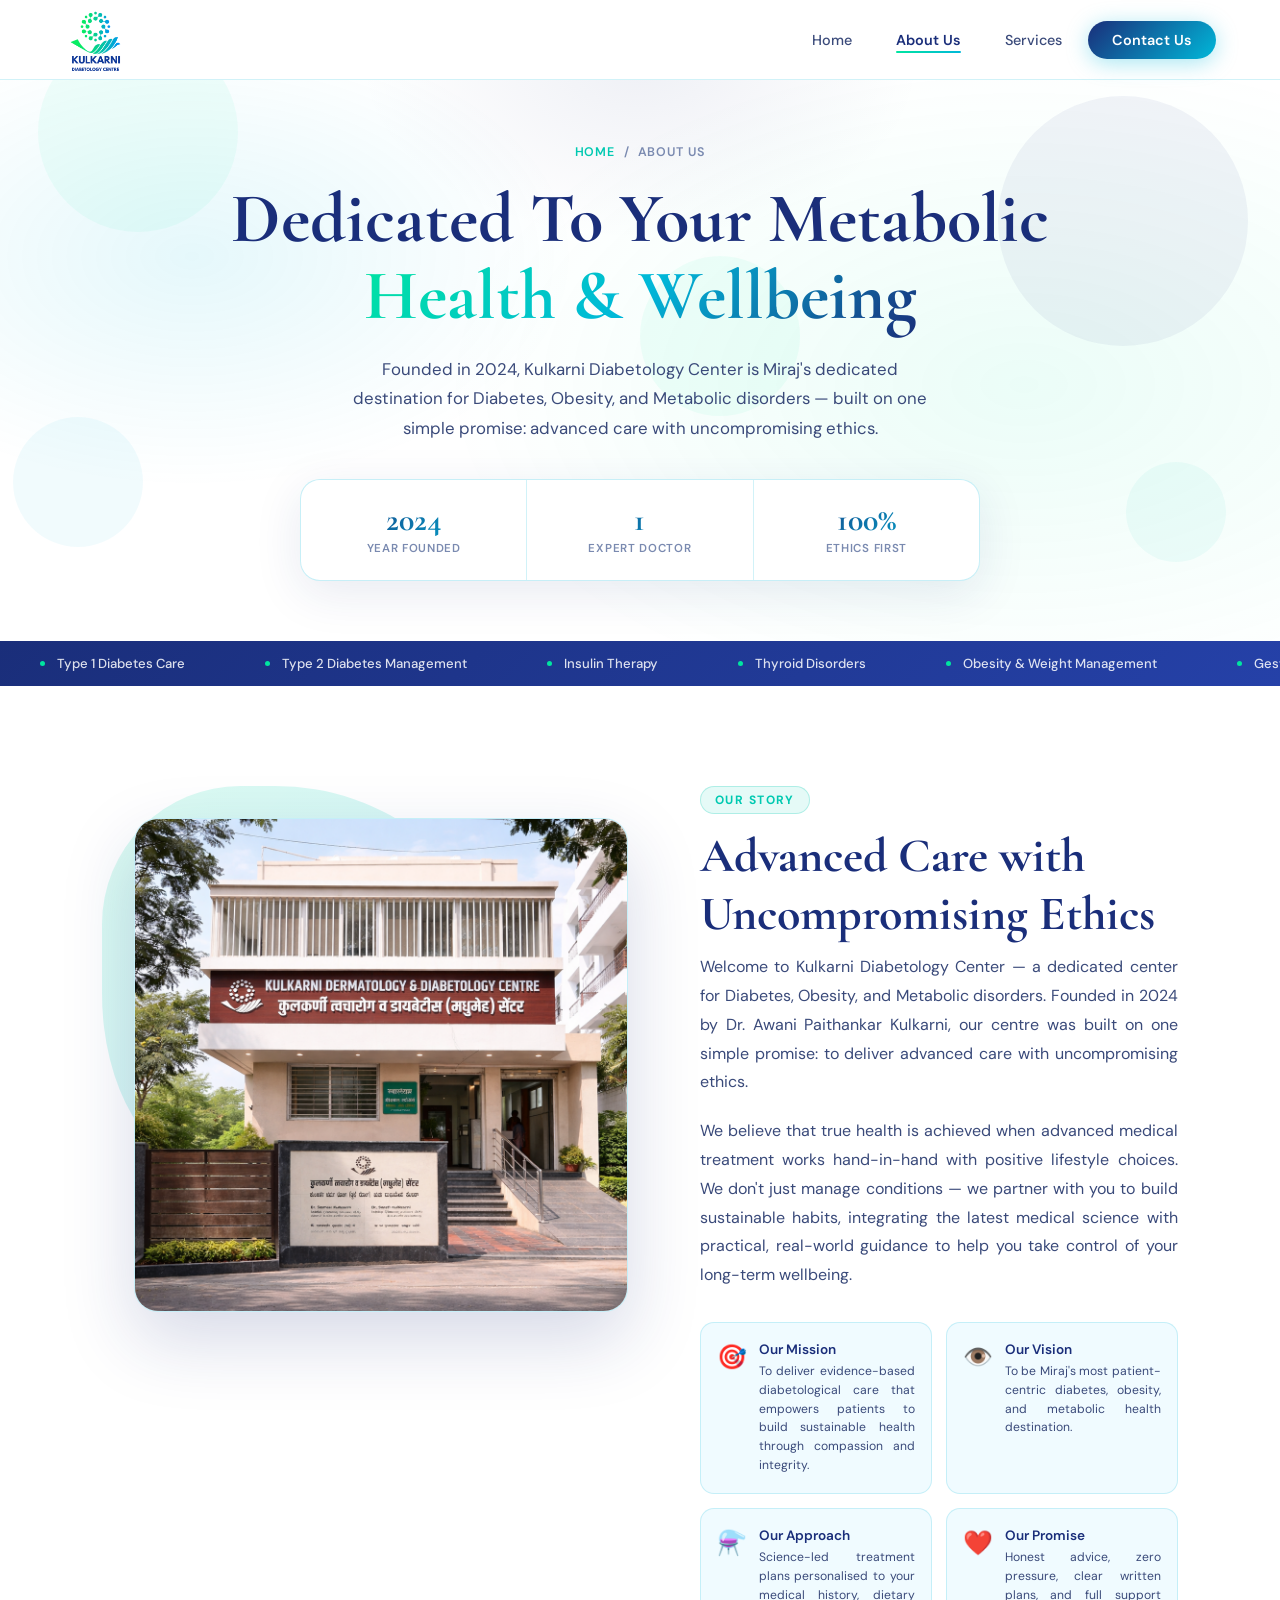
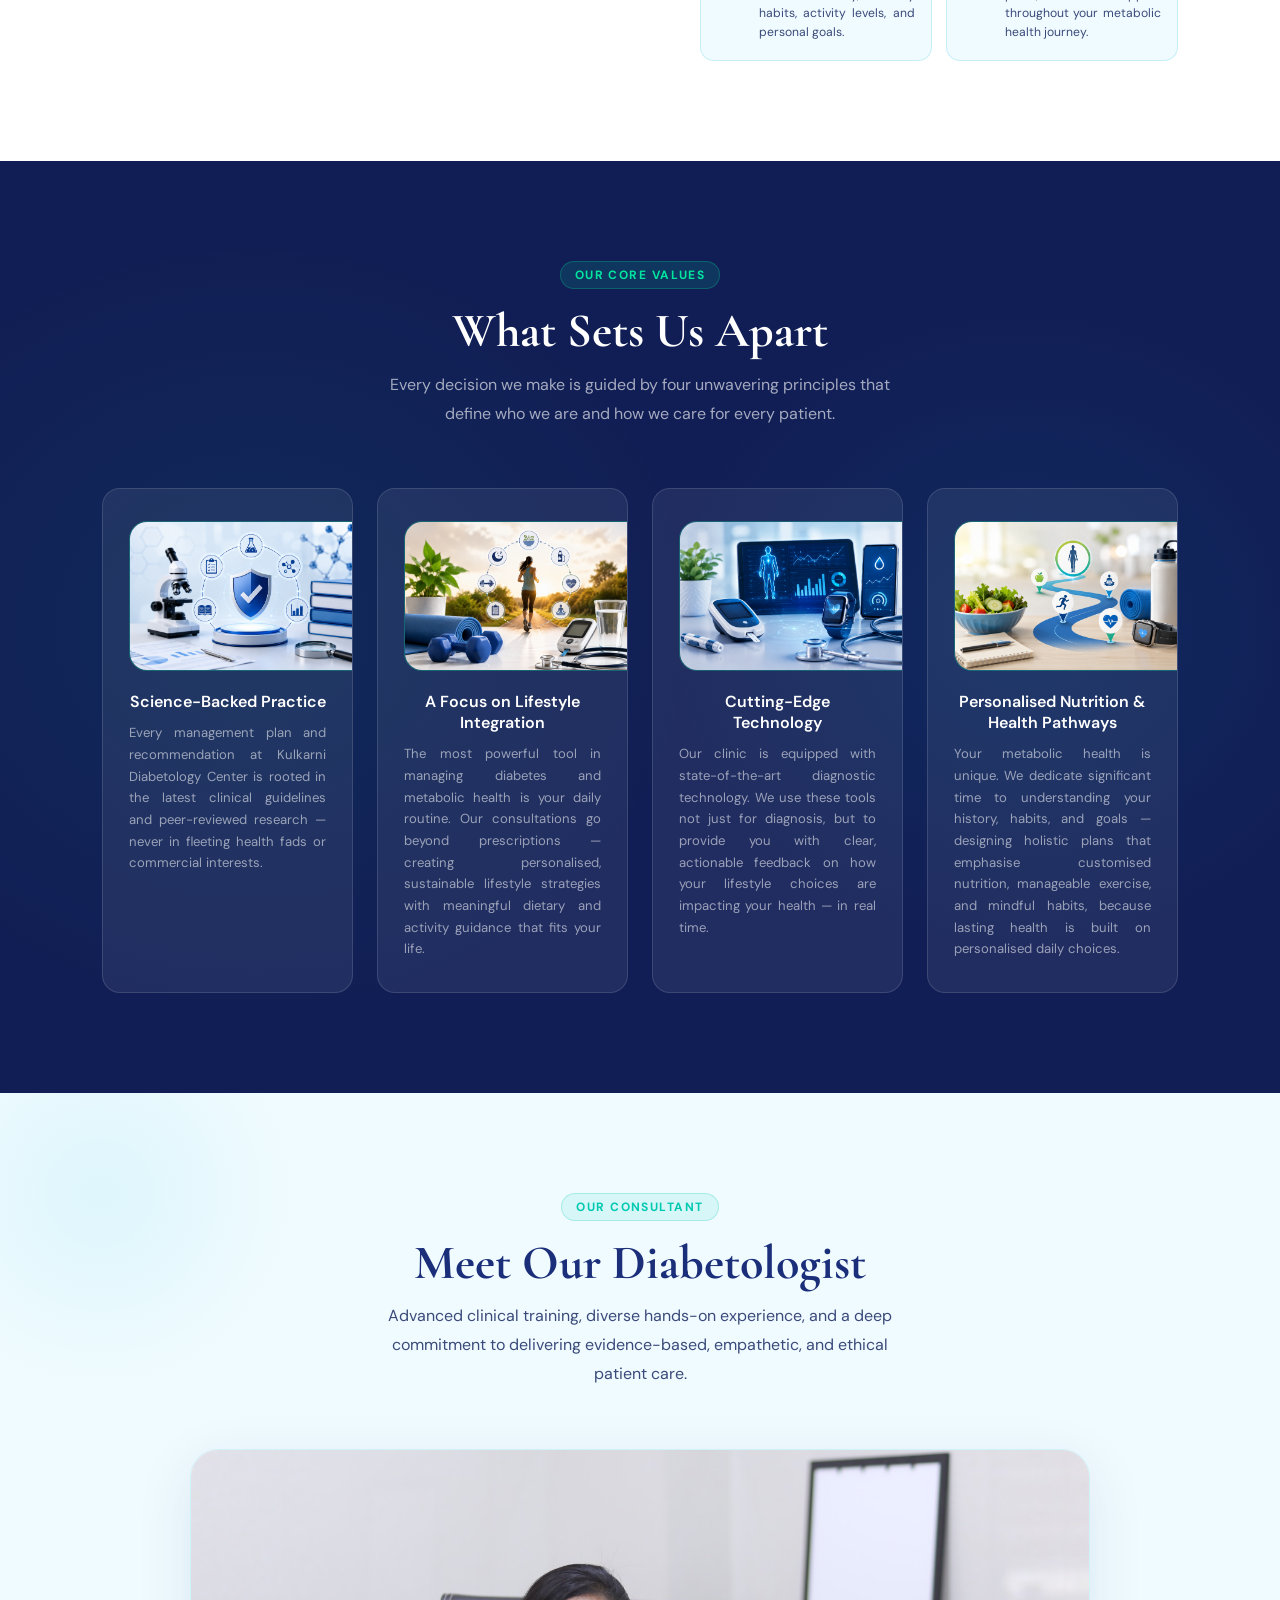
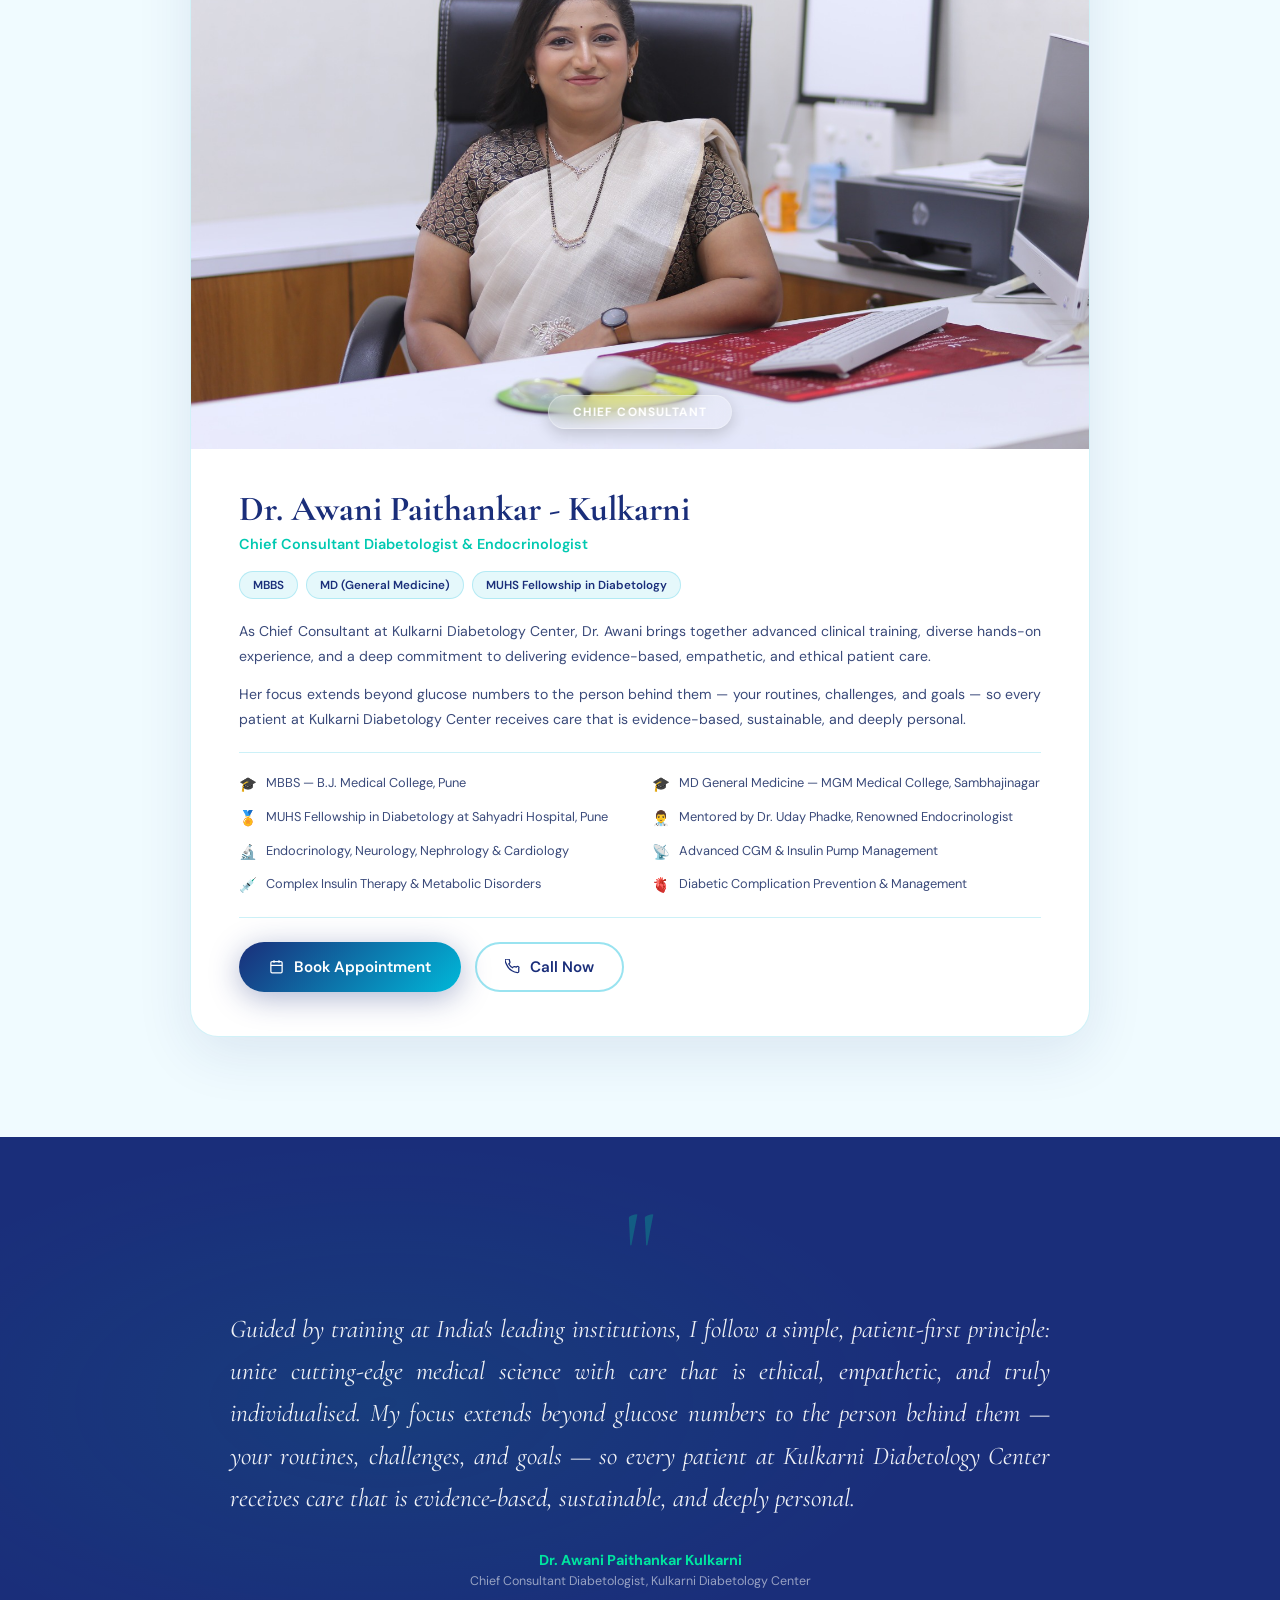
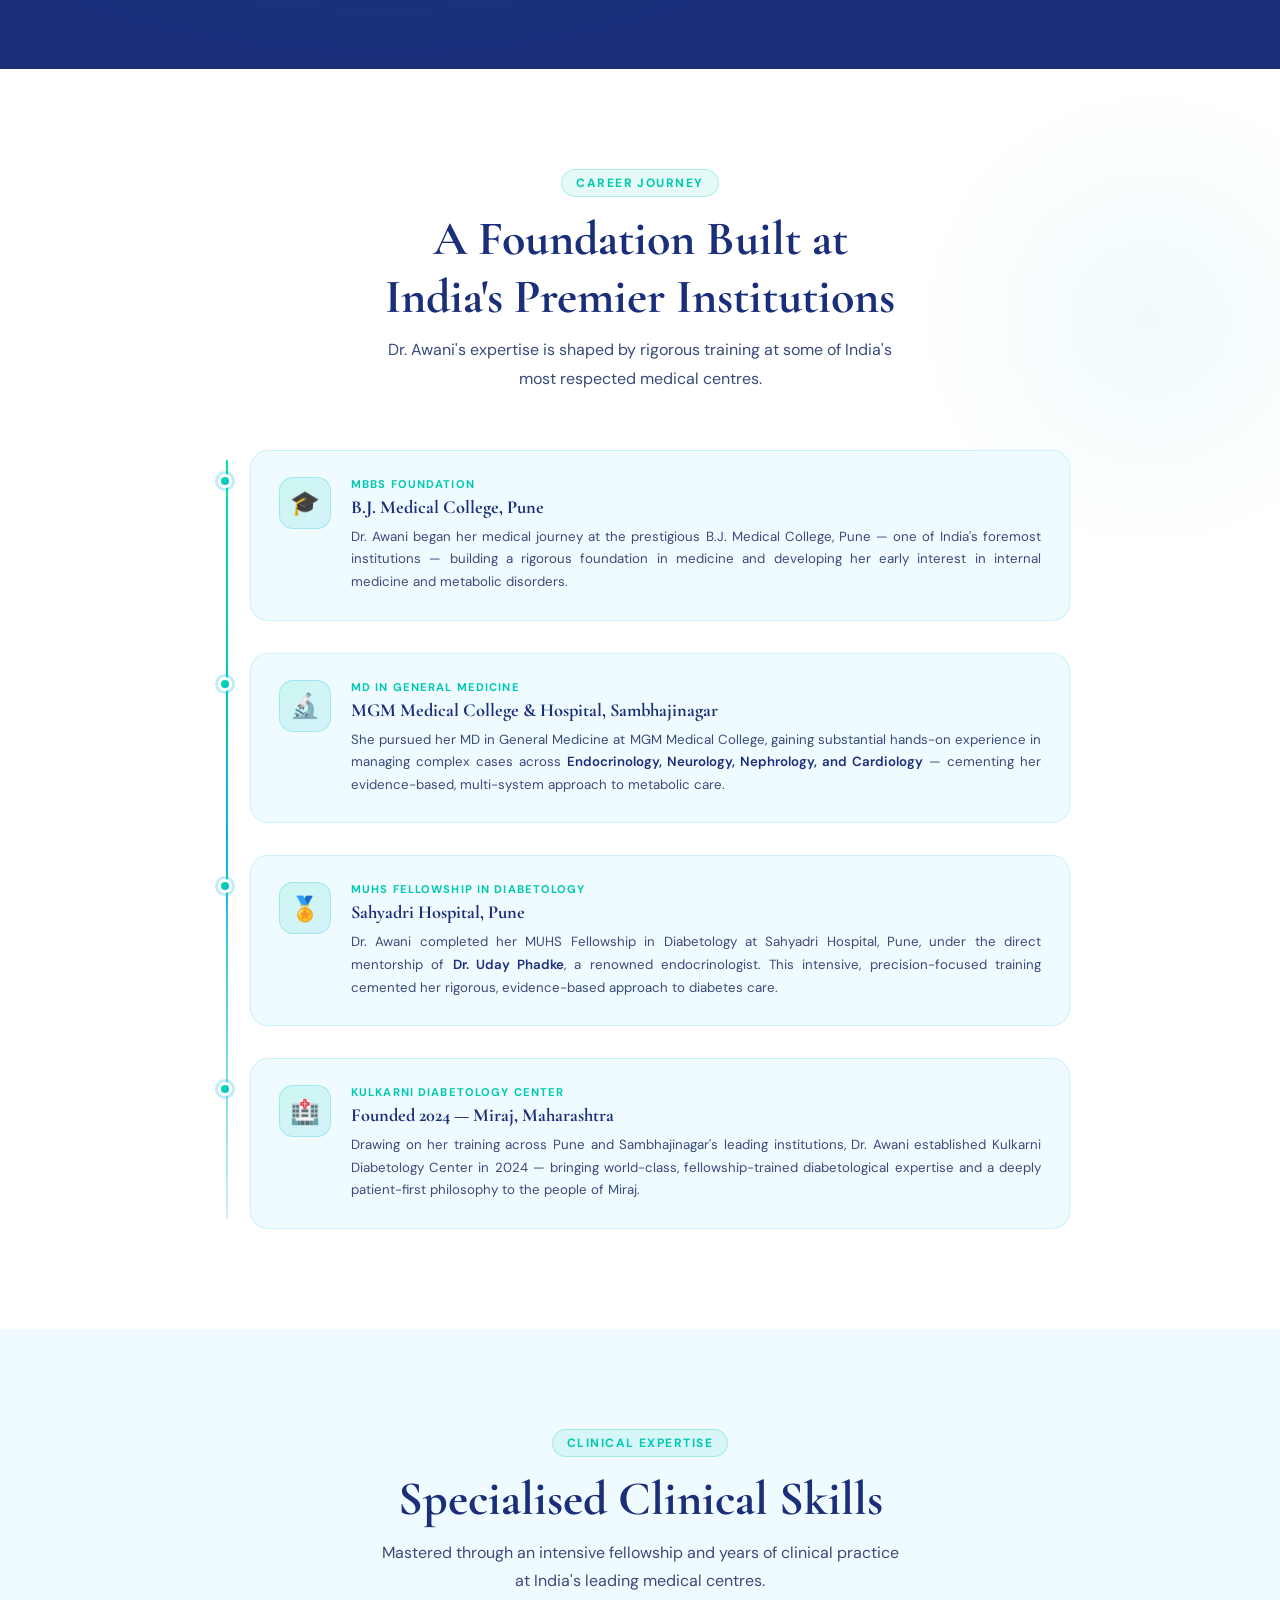
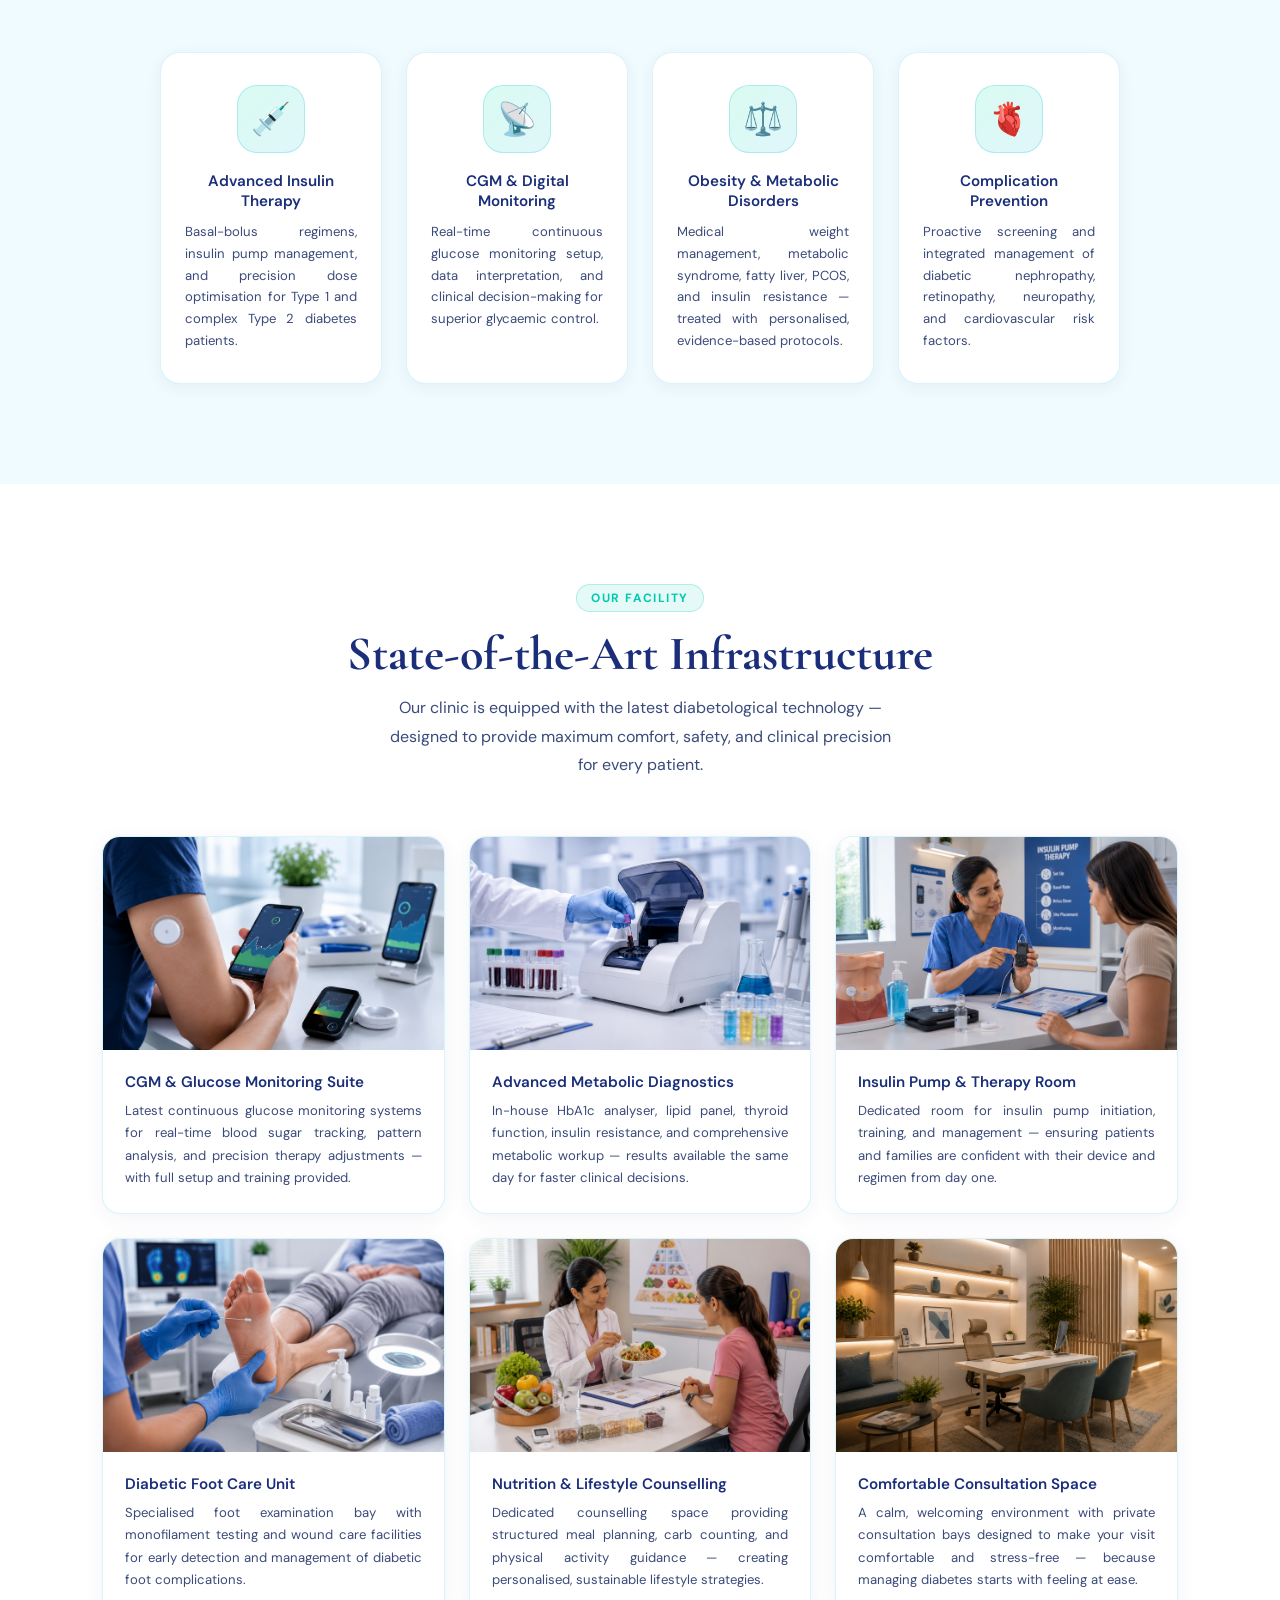
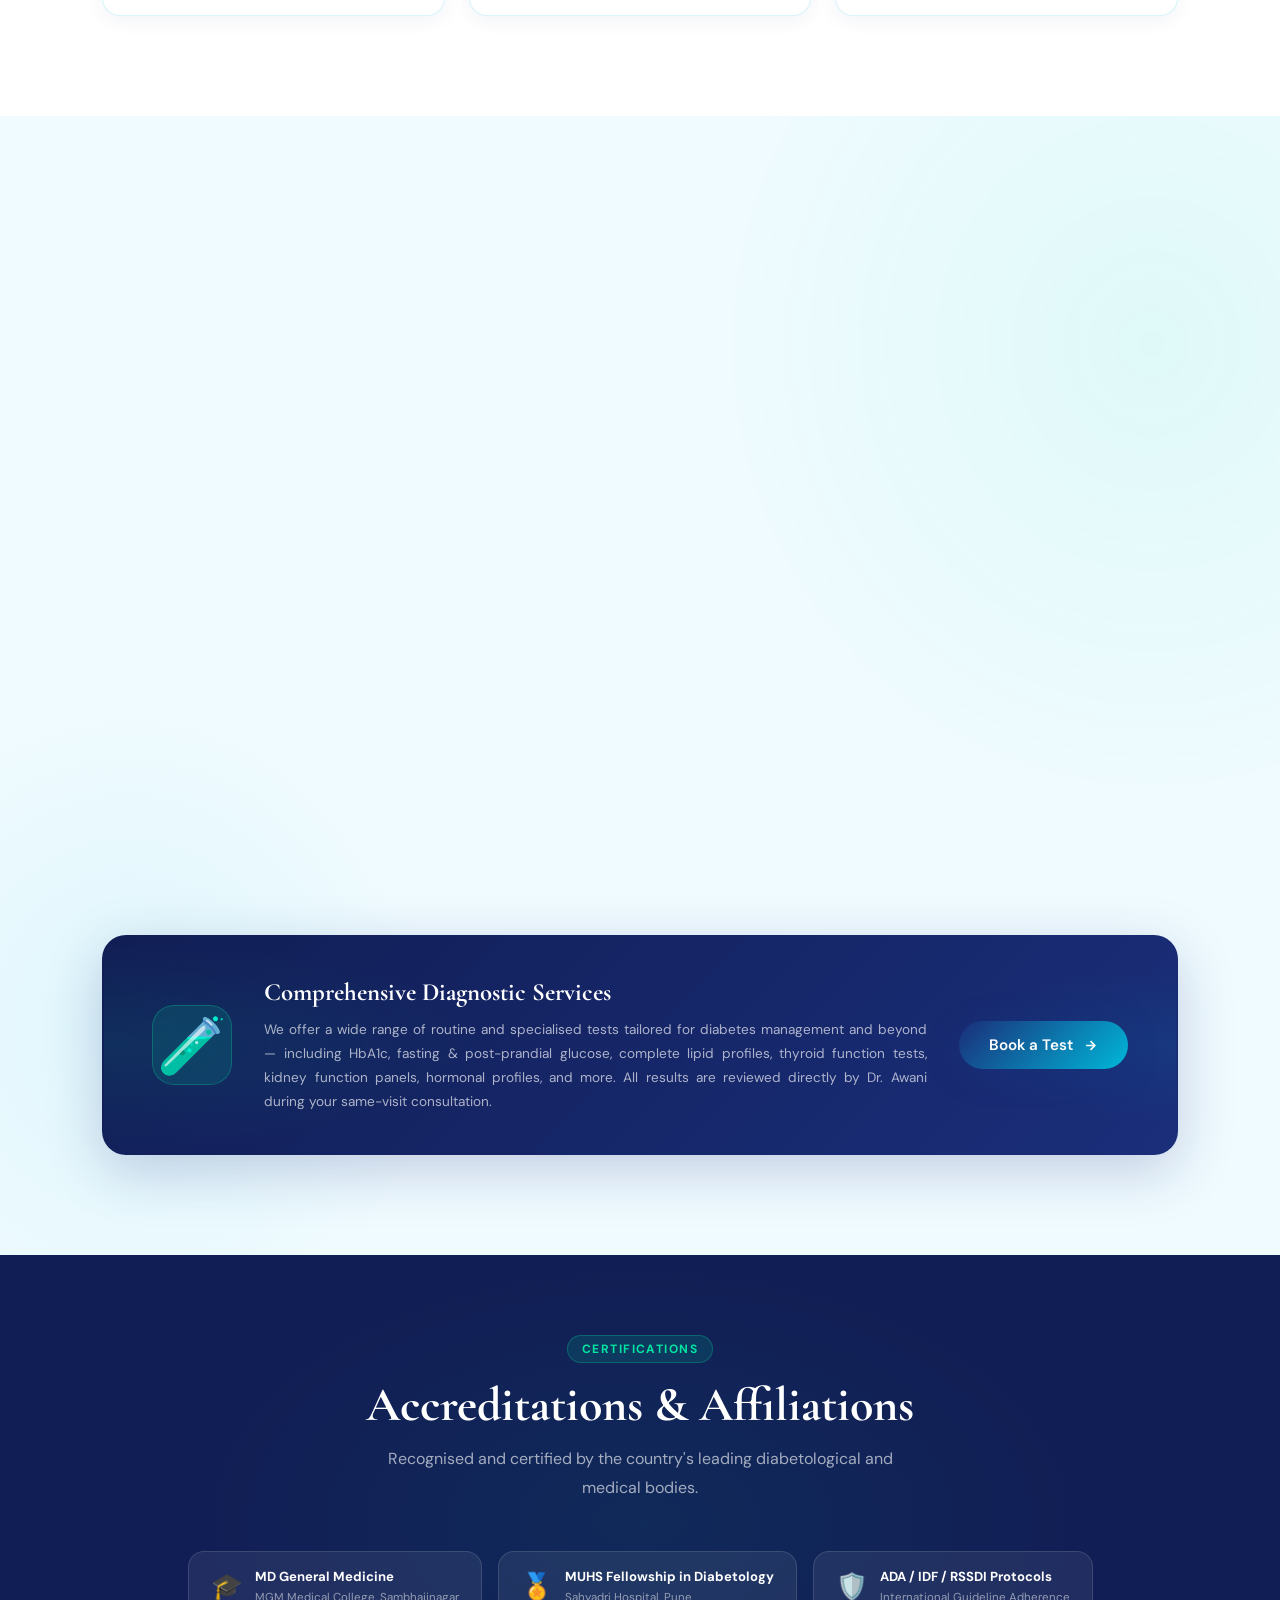
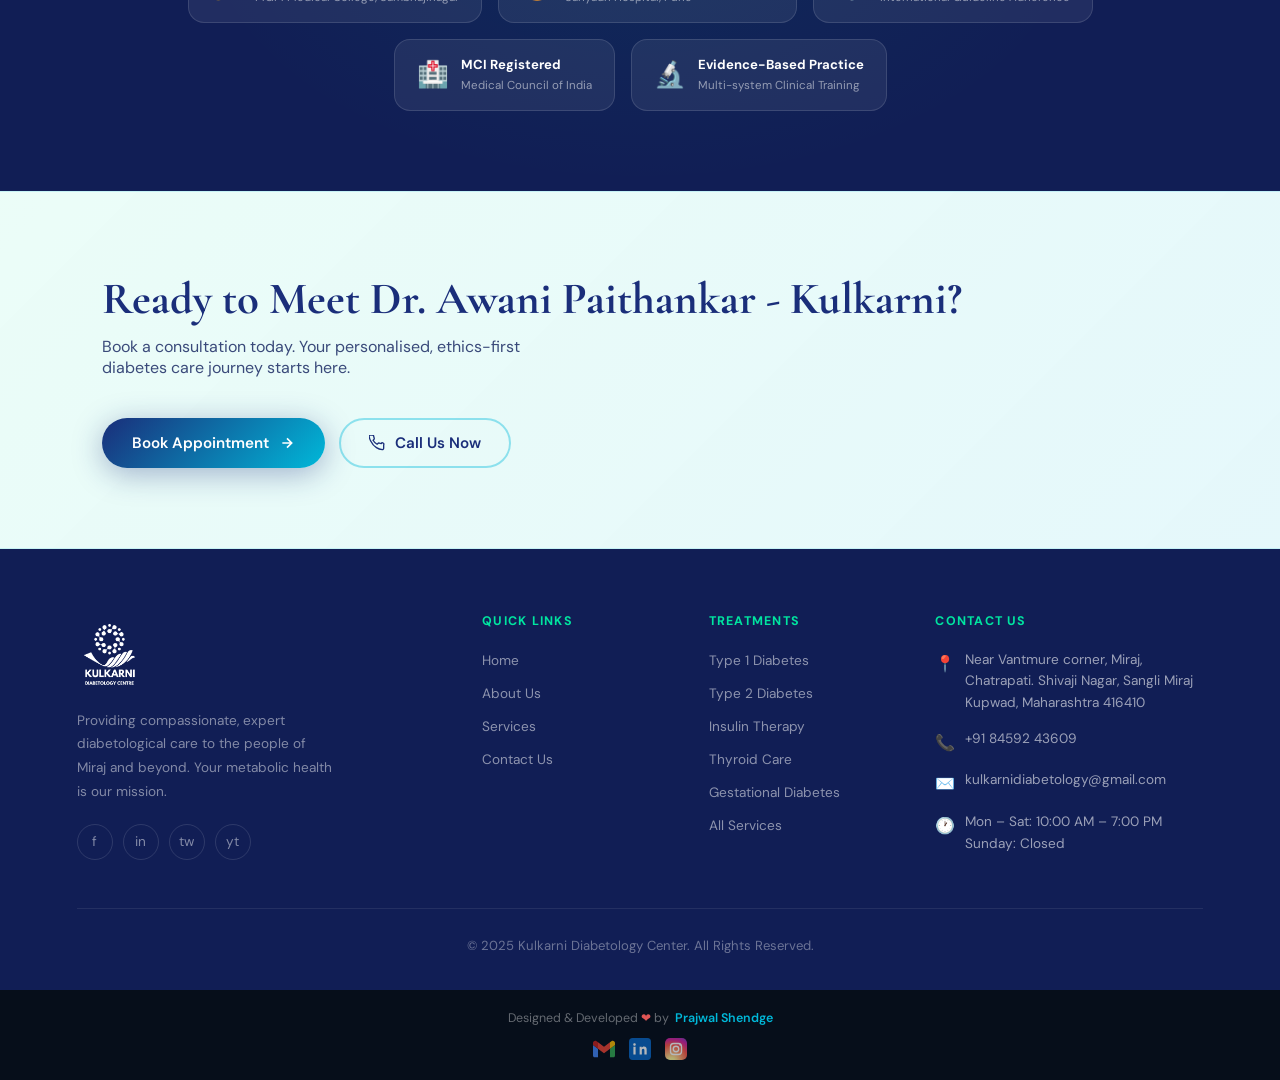
<file: about.html>
<!DOCTYPE html>
<html lang="en">
<head>
  <meta charset="UTF-8" />
  <meta name="viewport" content="width=device-width, initial-scale=1.0" />
  <title>About Us — Kulkarni Diabetology Centre</title>
  <meta name="description" content="Learn about Kulkarni Diabetology Center — our story, Dr. Awani Paithankar Kulkarni, and our commitment to exceptional diabetes and metabolic care in Miraj." />
  <link rel="stylesheet" href="css/about.css" />
  <link rel="icon" href="logo/Diabetes2.png" type="image/png" />
</head>
<body>

  <!-- NAVBAR -->
  <nav class="navbar" id="navbar">
    <div class="nav-logo">
      <img src="logo/Diabetes.png" alt="Kulkarni Diabetes Center Logo" />
    </div>
    <ul class="nav-links" id="navLinks">
      <li><a href="index.html">Home</a></li>
      <li><a href="about.html" class="active">About Us</a></li>
      <li><a href="services.html">Services</a></li>
      <li><a href="contact.html" class="nav-cta">Contact Us</a></li>
    </ul>
    <button class="hamburger" id="hamburger" aria-label="Toggle menu">
      <span></span><span></span><span></span>
    </button>
  </nav>

  <!-- Mobile Nav -->
  <div class="mobile-nav" id="mobileNav">
    <a href="index.html"    onclick="closeMobile()">Home</a>
    <a href="about.html"    onclick="closeMobile()">About Us</a>
    <a href="services.html" onclick="closeMobile()">Services</a>
    <a href="contact.html" class="nav-cta" onclick="closeMobile()">Contact Us</a>
  </div>

  <!-- PAGE HERO -->
  <section class="page-hero">
    <div class="page-hero-bg-cells" aria-hidden="true">
      <div class="cell"></div><div class="cell"></div>
      <div class="cell"></div><div class="cell"></div><div class="cell"></div>
    </div>
    <div class="page-hero-content">
      <div class="page-hero-breadcrumb">
        <a href="index.html">Home</a>
        <span class="sep">/</span>
        <span>About Us</span>
      </div>
      <h1 class="page-hero-title">
        Dedicated To Your Metabolic<br>
        <span class="gradient-text">Health &amp; Wellbeing</span>
      </h1>
      <p class="page-hero-subtitle">
        Founded in 2024, Kulkarni Diabetology Center is Miraj's dedicated destination for Diabetes, Obesity, and Metabolic disorders — built on one simple promise: advanced care with uncompromising ethics.
      </p>
      <div class="page-hero-stats">
        <div class="phs-item">
          <div class="phs-number">2024</div>
          <div class="phs-label">Year Founded</div>
        </div>
        <div class="phs-item">
          <div class="phs-number">1</div>
          <div class="phs-label">Expert Doctor</div>
        </div>
        <div class="phs-item">
          <div class="phs-number">100%</div>
          <div class="phs-label">Ethics First</div>
        </div>
      </div>
    </div>
  </section>

  <!-- TICKER -->
  <div class="ticker" aria-label="Services marquee">
    <div class="ticker-inner">
      <div class="ticker-item"><span class="dot"></span> Type 1 Diabetes Care</div>
      <div class="ticker-item"><span class="dot"></span> Type 2 Diabetes Management</div>
      <div class="ticker-item"><span class="dot"></span> Insulin Therapy</div>
      <div class="ticker-item"><span class="dot"></span> Thyroid Disorders</div>
      <div class="ticker-item"><span class="dot"></span> Obesity &amp; Weight Management</div>
      <div class="ticker-item"><span class="dot"></span> Gestational Diabetes</div>
      <div class="ticker-item"><span class="dot"></span> PCOS Management</div>
      <div class="ticker-item"><span class="dot"></span> Continuous Glucose Monitoring</div>
      <div class="ticker-item"><span class="dot"></span> Diabetic Foot Care</div>
      <div class="ticker-item"><span class="dot"></span> HbA1c Optimisation</div>
      <div class="ticker-item"><span class="dot"></span> Type 1 Diabetes Care</div>
      <div class="ticker-item"><span class="dot"></span> Type 2 Diabetes Management</div>
      <div class="ticker-item"><span class="dot"></span> Insulin Therapy</div>
      <div class="ticker-item"><span class="dot"></span> Thyroid Disorders</div>
      <div class="ticker-item"><span class="dot"></span> Obesity &amp; Weight Management</div>
      <div class="ticker-item"><span class="dot"></span> Gestational Diabetes</div>
      <div class="ticker-item"><span class="dot"></span> PCOS Management</div>
      <div class="ticker-item"><span class="dot"></span> Continuous Glucose Monitoring</div>
      <div class="ticker-item"><span class="dot"></span> Diabetic Foot Care</div>
      <div class="ticker-item"><span class="dot"></span> HbA1c Optimisation</div>
    </div>
  </div>

  <!-- OUR STORY -->
  <section class="about-story">
    <div class="story-visual reveal">
      <div class="story-bg-blob"></div>
      <div class="story-img-wrap">
        <img src="img/Hospital 2.png" alt="Kulkarni Diabetology Center — Miraj" />
      </div>
    </div>

    <div class="story-content reveal">
      <div class="section-tag">Our Story</div>
      <h2 class="section-title">Advanced Care with<br>Uncompromising Ethics</h2>
      <p class="section-subtitle">
        Welcome to Kulkarni Diabetology Center — a dedicated center for Diabetes, Obesity, and Metabolic disorders. Founded in 2024 by Dr. Awani Paithankar Kulkarni, our centre was built on one simple promise: to deliver advanced care with uncompromising ethics.
      </p>
      <p class="section-subtitle" style="margin-bottom:0;">
        We believe that true health is achieved when advanced medical treatment works hand-in-hand with positive lifestyle choices. We don't just manage conditions — we partner with you to build sustainable habits, integrating the latest medical science with practical, real-world guidance to help you take control of your long-term wellbeing.
      </p>
      <div class="story-pillars">
        <div class="story-pillar">
          <div class="sp-icon">🎯</div>
          <div class="sp-text"><strong>Our Mission</strong><span>To deliver evidence-based diabetological care that empowers patients to build sustainable health through compassion and integrity.</span></div>
        </div>
        <div class="story-pillar">
          <div class="sp-icon">👁️</div>
          <div class="sp-text"><strong>Our Vision</strong><span>To be Miraj's most patient-centric diabetes, obesity, and metabolic health destination.</span></div>
        </div>
        <div class="story-pillar">
          <div class="sp-icon">⚗️</div>
          <div class="sp-text"><strong>Our Approach</strong><span>Science-led treatment plans personalised to your medical history, dietary habits, activity levels, and personal goals.</span></div>
        </div>
        <div class="story-pillar">
          <div class="sp-icon">❤️</div>
          <div class="sp-text"><strong>Our Promise</strong><span>Honest advice, zero pressure, clear written plans, and full support throughout your metabolic health journey.</span></div>
        </div>
      </div>
    </div>
  </section>

  <!-- ============================================================
       CORE VALUES
       Image size: 80 × 80 px (square)
       Recommended format: PNG or WebP with transparent or white background
       Place images in: img/values/
         - img/values/science-backed.png     (card 1)
         - img/values/lifestyle.png          (card 2)
         - img/values/technology.png         (card 3)
         - img/values/nutrition.png          (card 4)
       ============================================================ -->
  <section class="about-values">
    <div class="values-header reveal">
      <div class="section-tag">Our Core Values</div>
      <h2 class="section-title">What Sets Us Apart</h2>
      <p class="section-subtitle">Every decision we make is guided by four unwavering principles that define who we are and how we care for every patient.</p>
    </div>
    <div class="values-grid">

      <div class="value-card reveal">
        <!-- IMAGE PLACEHOLDER — 80 × 80 px -->
        <div class="value-card-img-wrap">
          <img
            src="img/about_science.png"
            alt="Science-Backed Practice"
            class="value-card-img"
            width="240"
            height="150"
          />
        </div>
        <h3>Science-Backed Practice</h3>
        <p>Every management plan and recommendation at Kulkarni Diabetology Center is rooted in the latest clinical guidelines and peer-reviewed research — never in fleeting health fads or commercial interests.</p>
      </div>

      <div class="value-card reveal">
        <!-- IMAGE PLACEHOLDER — 80 × 80 px -->
        <div class="value-card-img-wrap">
          <img
            src="img/about_lifestyle.png"
            alt="Lifestyle Integration"
            class="value-card-img"
            width="240"
            height="140"
          />
        </div>
        <h3>A Focus on Lifestyle Integration</h3>
        <p>The most powerful tool in managing diabetes and metabolic health is your daily routine. Our consultations go beyond prescriptions — creating personalised, sustainable lifestyle strategies with meaningful dietary and activity guidance that fits your life.</p>
      </div>

      <div class="value-card reveal">
        <!-- IMAGE PLACEHOLDER — 80 × 80 px -->
        <div class="value-card-img-wrap">
          <img
            src="img/about_cuttingEdge.png"
            alt="Cutting-Edge Technology"
            class="value-card-img"
            width="80"
            height="80"
          />
        </div>
        <h3>Cutting-Edge Technology</h3>
        <p>Our clinic is equipped with state-of-the-art diagnostic technology. We use these tools not just for diagnosis, but to provide you with clear, actionable feedback on how your lifestyle choices are impacting your health — in real time.</p>
      </div>

      <div class="value-card reveal">
        <!-- IMAGE PLACEHOLDER — 80 × 80 px -->
        <div class="value-card-img-wrap">
          <img
            src="img/about_nutrition.png"
            alt="Personalised Nutrition"
            class="value-card-img"
            width="80"
            height="80"
          />
        </div>
        <h3>Personalised Nutrition &amp; Health Pathways</h3>
        <p>Your metabolic health is unique. We dedicate significant time to understanding your history, habits, and goals — designing holistic plans that emphasise customised nutrition, manageable exercise, and mindful habits, because lasting health is built on personalised daily choices.</p>
      </div>

    </div>
  </section>

  <!-- MEET THE DOCTOR -->
  <section class="about-team">
    <div class="team-header reveal">
      <div class="section-tag">Our Consultant</div>
      <h2 class="section-title">Meet Our Diabetologist</h2>
      <p class="section-subtitle">Advanced clinical training, diverse hands-on experience, and a deep commitment to delivering evidence-based, empathetic, and ethical patient care.</p>
    </div>

    <div class="doctor-profile reveal">
      <!-- LEFT: Photo -->
      <div class="doctor-profile-photo">
        <div class="doctor-profile-photo-inner">
          <img src="img/2.jpeg" alt="Dr. Awani Paithankar Kulkarni" />
        </div>
        <div class="doctor-profile-tag">Chief Consultant</div>
      </div>

      <!-- RIGHT: Info -->
      <div class="doctor-profile-info">
        <div class="doctor-name">Dr. Awani Paithankar - Kulkarni</div>
        <div class="doctor-title">Chief Consultant Diabetologist &amp; Endocrinologist</div>
        <div class="doctor-qualifications">
          <span class="qual-badge">MBBS</span>
          <span class="qual-badge">MD (General Medicine)</span>
          <span class="qual-badge">MUHS Fellowship in Diabetology</span>
        </div>
        <p class="doctor-bio">
          As Chief Consultant at Kulkarni Diabetology Center, Dr. Awani brings together advanced clinical training, diverse hands-on experience, and a deep commitment to delivering evidence-based, empathetic, and ethical patient care.
        </p>
        <p class="doctor-bio" style="margin-top:12px;">
          Her focus extends beyond glucose numbers to the person behind them — your routines, challenges, and goals — so every patient at Kulkarni Diabetology Center receives care that is evidence-based, sustainable, and deeply personal.
        </p>
        <div class="doctor-meta-divider"></div>
        <div class="doctor-profile-meta-grid">
          <div class="doctor-meta-row"><span class="dm-icon">🎓</span><span>MBBS — B.J. Medical College, Pune</span></div>
          <div class="doctor-meta-row"><span class="dm-icon">🎓</span><span>MD General Medicine — MGM Medical College, Sambhajinagar</span></div>
          <div class="doctor-meta-row"><span class="dm-icon">🏅</span><span>MUHS Fellowship in Diabetology at Sahyadri Hospital, Pune</span></div>
          <div class="doctor-meta-row"><span class="dm-icon">👨‍⚕️</span><span>Mentored by Dr. Uday Phadke, Renowned Endocrinologist</span></div>
          <div class="doctor-meta-row"><span class="dm-icon">🔬</span><span>Endocrinology, Neurology, Nephrology &amp; Cardiology</span></div>
          <div class="doctor-meta-row"><span class="dm-icon">📡</span><span>Advanced CGM &amp; Insulin Pump Management</span></div>
          <div class="doctor-meta-row"><span class="dm-icon">💉</span><span>Complex Insulin Therapy &amp; Metabolic Disorders</span></div>
          <div class="doctor-meta-row"><span class="dm-icon">🫀</span><span>Diabetic Complication Prevention &amp; Management</span></div>
        </div>
        <div class="doctor-meta-divider"></div>
        <div class="doctor-profile-actions">
          <a href="contact.html" class="btn-primary">
            <svg width="15" height="15" viewBox="0 0 24 24" fill="none" stroke="currentColor" stroke-width="2"><rect x="3" y="4" width="18" height="18" rx="2"/><path d="M16 2v4M8 2v4M3 10h18"/></svg>
            Book Appointment
          </a>
          <a href="tel:+918459243609" class="btn-secondary">
            <svg width="15" height="15" viewBox="0 0 24 24" fill="none" stroke="currentColor" stroke-width="2"><path d="M22 16.92v3a2 2 0 01-2.18 2 19.79 19.79 0 01-8.63-3.07A19.5 19.5 0 013.07 9.8 19.79 19.79 0 01.06 1.18 2 2 0 012.06 0h3a2 2 0 012 1.72c.127.96.361 1.903.7 2.81a2 2 0 01-.45 2.11L6.09 7.91a16 16 0 006 6l1.27-1.27a2 2 0 012.11-.45c.907.339 1.85.573 2.81.7A2 2 0 0122 14.92z"/></svg>
            Call Now
          </a>
        </div>
      </div>
    </div>
  </section>

  <!-- DOCTOR'S PHILOSOPHY -->
  <section class="about-philosophy">
    <div class="philosophy-inner reveal">
      <div class="philosophy-quote-icon">"</div>
      <blockquote class="philosophy-quote">
        Guided by training at India's leading institutions, I follow a simple, patient-first principle: unite cutting-edge medical science with care that is ethical, empathetic, and truly individualised. My focus extends beyond glucose numbers to the person behind them — your routines, challenges, and goals — so every patient at Kulkarni Diabetology Center receives care that is evidence-based, sustainable, and deeply personal.
      </blockquote>
      <div class="philosophy-author">
        <div class="philosophy-author-name">Dr. Awani Paithankar Kulkarni</div>
        <div class="philosophy-author-title">Chief Consultant Diabetologist, Kulkarni Diabetology Center</div>
      </div>
    </div>
  </section>

  <!-- DOCTOR'S JOURNEY TIMELINE -->
  <section class="about-journey">
    <div class="journey-header reveal">
      <div class="section-tag">Career Journey</div>
      <h2 class="section-title">A Foundation Built at<br>India's Premier Institutions</h2>
      <p class="section-subtitle" style="margin: 0 auto 56px;">Dr. Awani's expertise is shaped by rigorous training at some of India's most respected medical centres.</p>
    </div>
    <div class="journey-timeline">
      <div class="journey-item reveal">
        <div class="journey-dot"></div>
        <div class="journey-card">
          <div class="journey-icon">🎓</div>
          <div class="journey-body">
            <div class="journey-label">MBBS Foundation</div>
            <h3>B.J. Medical College, Pune</h3>
            <p>Dr. Awani began her medical journey at the prestigious B.J. Medical College, Pune — one of India's foremost institutions — building a rigorous foundation in medicine and developing her early interest in internal medicine and metabolic disorders.</p>
          </div>
        </div>
      </div>
      <div class="journey-item reveal">
        <div class="journey-dot"></div>
        <div class="journey-card">
          <div class="journey-icon">🔬</div>
          <div class="journey-body">
            <div class="journey-label">MD in General Medicine</div>
            <h3>MGM Medical College &amp; Hospital, Sambhajinagar</h3>
            <p>She pursued her MD in General Medicine at MGM Medical College, gaining substantial hands-on experience in managing complex cases across <strong>Endocrinology, Neurology, Nephrology, and Cardiology</strong> — cementing her evidence-based, multi-system approach to metabolic care.</p>
          </div>
        </div>
      </div>
      <div class="journey-item reveal">
        <div class="journey-dot"></div>
        <div class="journey-card">
          <div class="journey-icon">🏅</div>
          <div class="journey-body">
            <div class="journey-label">MUHS Fellowship in Diabetology</div>
            <h3>Sahyadri Hospital, Pune</h3>
            <p>Dr. Awani completed her MUHS Fellowship in Diabetology at Sahyadri Hospital, Pune, under the direct mentorship of <strong>Dr. Uday Phadke</strong>, a renowned endocrinologist. This intensive, precision-focused training cemented her rigorous, evidence-based approach to diabetes care.</p>
          </div>
        </div>
      </div>
      <div class="journey-item reveal">
        <div class="journey-dot"></div>
        <div class="journey-card">
          <div class="journey-icon">🏥</div>
          <div class="journey-body">
            <div class="journey-label">Kulkarni Diabetology Center</div>
            <h3>Founded 2024 — Miraj, Maharashtra</h3>
            <p>Drawing on her training across Pune and Sambhajinagar's leading institutions, Dr. Awani established Kulkarni Diabetology Center in 2024 — bringing world-class, fellowship-trained diabetological expertise and a deeply patient-first philosophy to the people of Miraj.</p>
          </div>
        </div>
      </div>
    </div>
  </section>

  <!-- SPECIALISED EXPERTISE -->
  <section class="about-expertise">
    <div class="reveal" style="text-align:center;">
      <div class="section-tag">Clinical Expertise</div>
      <h2 class="section-title">Specialised Clinical Skills</h2>
      <p class="section-subtitle" style="margin:0 auto 56px;">Mastered through an intensive fellowship and years of clinical practice at India's leading medical centres.</p>
    </div>
    <div class="expertise-grid">
      <div class="expertise-card reveal">
        <div class="expertise-icon">💉</div>
        <h3>Advanced Insulin Therapy</h3>
        <p>Basal-bolus regimens, insulin pump management, and precision dose optimisation for Type 1 and complex Type 2 diabetes patients.</p>
      </div>
      <div class="expertise-card reveal">
        <div class="expertise-icon">📡</div>
        <h3>CGM &amp; Digital Monitoring</h3>
        <p>Real-time continuous glucose monitoring setup, data interpretation, and clinical decision-making for superior glycaemic control.</p>
      </div>
      <div class="expertise-card reveal">
        <div class="expertise-icon">⚖️</div>
        <h3>Obesity &amp; Metabolic Disorders</h3>
        <p>Medical weight management, metabolic syndrome, fatty liver, PCOS, and insulin resistance — treated with personalised, evidence-based protocols.</p>
      </div>
      <div class="expertise-card reveal">
        <div class="expertise-icon">🫀</div>
        <h3>Complication Prevention</h3>
        <p>Proactive screening and integrated management of diabetic nephropathy, retinopathy, neuropathy, and cardiovascular risk factors.</p>
      </div>
    </div>
  </section>

  <!-- ============================================================
       CLINIC INFRASTRUCTURE
       Image size: 400 × 250 px (landscape, 16:10 ratio)
       Recommended format: JPG or WebP
       Place images in: img/clinic/
         - img/clinic/cgm-suite.jpg          (card 1 — CGM & Glucose Monitoring Suite)
         - img/clinic/diagnostics.jpg        (card 2 — Advanced Metabolic Diagnostics)
         - img/clinic/insulin-pump.jpg       (card 3 — Insulin Pump & Therapy Room)
         - img/clinic/foot-care.jpg          (card 4 — Diabetic Foot Care Unit)
         - img/clinic/nutrition.jpg          (card 5 — Nutrition & Lifestyle Counselling)
         - img/clinic/consultation.jpg       (card 6 — Comfortable Consultation Space)
       ============================================================ -->
  <section class="about-clinic">
    <div class="reveal" style="text-align:center;">
      <div class="section-tag">Our Facility</div>
      <h2 class="section-title">State-of-the-Art Infrastructure</h2>
      <p class="section-subtitle" style="margin:0 auto 56px;">Our clinic is equipped with the latest diabetological technology — designed to provide maximum comfort, safety, and clinical precision for every patient.</p>
    </div>
    <div class="clinic-grid">

      <div class="clinic-card reveal">
        <!-- IMAGE PLACEHOLDER — 400 × 250 px -->
        <div class="clinic-card-img">
          <img
            src="img/about_CGM.png"
            alt="CGM & Glucose Monitoring Suite"
            class="clinic-card-photo"
            width="400"
            height="250"
          />
        </div>
        <div class="clinic-card-body">
          <h3>CGM &amp; Glucose Monitoring Suite</h3>
          <p>Latest continuous glucose monitoring systems for real-time blood sugar tracking, pattern analysis, and precision therapy adjustments — with full setup and training provided.</p>
        </div>
      </div>

      <div class="clinic-card reveal">
        <!-- IMAGE PLACEHOLDER — 400 × 250 px -->
        <div class="clinic-card-img">
          <img
            src="img/about_metaboli.png"
            alt="Advanced Metabolic Diagnostics"
            class="clinic-card-photo"
            width="400"
            height="250"
          />
        </div>
        <div class="clinic-card-body">
          <h3>Advanced Metabolic Diagnostics</h3>
          <p>In-house HbA1c analyser, lipid panel, thyroid function, insulin resistance, and comprehensive metabolic workup — results available the same day for faster clinical decisions.</p>
        </div>
      </div>

      <div class="clinic-card reveal">
        <!-- IMAGE PLACEHOLDER — 400 × 250 px -->
        <div class="clinic-card-img">
          <img
            src="img/about_insulin.png"
            alt="Insulin Pump & Therapy Room"
            class="clinic-card-photo"
            width="400"
            height="250"
          />
        </div>
        <div class="clinic-card-body">
          <h3>Insulin Pump &amp; Therapy Room</h3>
          <p>Dedicated room for insulin pump initiation, training, and management — ensuring patients and families are confident with their device and regimen from day one.</p>
        </div>
      </div>

      <div class="clinic-card reveal">
        <!-- IMAGE PLACEHOLDER — 400 × 250 px -->
        <div class="clinic-card-img">
          <img
            src="img/about_Footcare.png"
            alt="Diabetic Foot Care Unit"
            class="clinic-card-photo"
            width="400"
            height="250"
          />
        </div>
        <div class="clinic-card-body">
          <h3>Diabetic Foot Care Unit</h3>
          <p>Specialised foot examination bay with monofilament testing and wound care facilities for early detection and management of diabetic foot complications.</p>
        </div>
      </div>

      <div class="clinic-card reveal">
        <!-- IMAGE PLACEHOLDER — 400 × 250 px -->
        <div class="clinic-card-img">
          <img
            src="img/about_nutritionCounselling.png"
            alt="Nutrition & Lifestyle Counselling"
            class="clinic-card-photo"
            width="400"
            height="250"
          />
        </div>
        <div class="clinic-card-body">
          <h3>Nutrition &amp; Lifestyle Counselling</h3>
          <p>Dedicated counselling space providing structured meal planning, carb counting, and physical activity guidance — creating personalised, sustainable lifestyle strategies.</p>
        </div>
      </div>

      <div class="clinic-card reveal">
        <!-- IMAGE PLACEHOLDER — 400 × 250 px -->
        <div class="clinic-card-img">
          <img
            src="img/about_space.png"
            alt="Comfortable Consultation Space"
            class="clinic-card-photo"
            width="400"
            height="250"
          />
        </div>
        <div class="clinic-card-body">
          <h3>Comfortable Consultation Space</h3>
          <p>A calm, welcoming environment with private consultation bays designed to make your visit comfortable and stress-free — because managing diabetes starts with feeling at ease.</p>
        </div>
      </div>

    </div>
  </section>

  <!-- IN-HOUSE PATHOLOGY LABORATORY -->
  <section class="about-pathology">
    <div class="pathology-header reveal" style="text-align:center;">
      <div class="section-tag">In-House Laboratory</div>
      <h2 class="section-title">Advanced In-House<br>Pathology Laboratory</h2>
      <p class="section-subtitle" style="margin:0 auto 56px;">
        Managing diabetes shouldn't mean running back and forth between clinics and testing centers. We have integrated a fully equipped, state-of-the-art pathology laboratory right inside our clinic — so you can get your consultation, blood tests, and medical review all in a single visit.
      </p>
    </div>

    <div class="pathology-benefits reveal">
      <div class="pathology-benefit-card">
        <div class="pb-icon">🚗</div>
        <h3>Ultimate Convenience</h3>
        <p>Skip the extra travel. Step out of your doctor's cabin and get your tests done immediately — no appointments at separate centres, no waiting days for results.</p>
      </div>
      <div class="pathology-benefit-card">
        <div class="pb-icon">⚡</div>
        <h3>Faster Clinical Decisions</h3>
        <p>Because your tests are processed in-house, we receive results faster — allowing us to adjust your medications or treatment plans without unnecessary delay.</p>
      </div>
      <div class="pathology-benefit-card">
        <div class="pb-icon">✅</div>
        <h3>Trusted Accuracy</h3>
        <p>We maintain strict quality control standards to ensure every report is precise and reliable — giving you and your doctor complete confidence in the results.</p>
      </div>
      <div class="pathology-benefit-card">
        <div class="pb-icon">🤝</div>
        <h3>Integrated Care</h3>
        <p>Whether it's an HbA1c test for diabetes management or a hormonal profile for a skin condition, your doctor and lab technician work together under one roof.</p>
      </div>
    </div>

    <div class="pathology-highlight reveal">
      <div class="pathology-highlight-inner">
        <div class="pathology-highlight-icon">🧪</div>
        <div class="pathology-highlight-content">
          <h3>Comprehensive Diagnostic Services</h3>
          <p>We offer a wide range of routine and specialised tests tailored for diabetes management and beyond — including HbA1c, fasting &amp; post-prandial glucose, complete lipid profiles, thyroid function tests, kidney function panels, hormonal profiles, and more. All results are reviewed directly by Dr. Awani during your same-visit consultation.</p>
        </div>
        <a href="contact.html" class="btn-primary pathology-cta-btn">
          Book a Test
          <svg width="15" height="15" viewBox="0 0 24 24" fill="none" stroke="currentColor" stroke-width="2.5"><path d="M5 12h14M12 5l7 7-7 7"/></svg>
        </a>
      </div>
    </div>
  </section>

  <!-- ACCREDITATIONS -->
  <section class="about-accred">
    <div class="accred-header reveal">
      <div class="section-tag">Certifications</div>
      <h2 class="section-title">Accreditations &amp; Affiliations</h2>
      <p class="section-subtitle" style="margin:0 auto;max-width:520px;">Recognised and certified by the country's leading diabetological and medical bodies.</p>
    </div>
    <div class="accred-strip">
      <div class="accred-badge reveal"><div class="accred-badge-icon">🎓</div><div class="accred-badge-text"><strong>MD General Medicine</strong><span>MGM Medical College, Sambhajinagar</span></div></div>
      <div class="accred-badge reveal"><div class="accred-badge-icon">🏅</div><div class="accred-badge-text"><strong>MUHS Fellowship in Diabetology</strong><span>Sahyadri Hospital, Pune</span></div></div>
      <div class="accred-badge reveal"><div class="accred-badge-icon">🛡️</div><div class="accred-badge-text"><strong>ADA / IDF / RSSDI Protocols</strong><span>International Guideline Adherence</span></div></div>
      <div class="accred-badge reveal"><div class="accred-badge-icon">🏥</div><div class="accred-badge-text"><strong>MCI Registered</strong><span>Medical Council of India</span></div></div>
      <div class="accred-badge reveal"><div class="accred-badge-icon">🔬</div><div class="accred-badge-text"><strong>Evidence-Based Practice</strong><span>Multi-system Clinical Training</span></div></div>
    </div>
  </section>

  <!-- CTA BANNER -->
  <section class="cta-banner reveal">
    <div class="cta-banner-text">
      <h2>Ready to Meet Dr. Awani Paithankar - Kulkarni?</h2>
      <p>Book a consultation today. Your personalised, ethics-first diabetes care journey starts here.</p>
    </div>
    <div class="cta-banner-actions">
      <a href="contact.html" class="btn-primary">Book Appointment<svg width="16" height="16" fill="none" stroke="currentColor" stroke-width="2.5" viewBox="0 0 24 24"><path d="M5 12h14M12 5l7 7-7 7"/></svg></a>
      <a href="tel:+919588479640" class="btn-secondary"><svg width="16" height="16" fill="none" stroke="currentColor" stroke-width="2" viewBox="0 0 24 24"><path d="M22 16.92v3a2 2 0 01-2.18 2 19.79 19.79 0 01-8.63-3.07A19.5 19.5 0 013.07 9.8 19.79 19.79 0 01.06 1.18 2 2 0 012.06 0h3a2 2 0 012 1.72c.127.96.361 1.903.7 2.81a2 2 0 01-.45 2.11L6.09 7.91a16 16 0 006 6l1.27-1.27a2 2 0 012.11-.45c.907.339 1.85.573 2.81.7A2 2 0 0122 14.92z"/></svg>Call Us Now</a>
    </div>
  </section>

  <!-- FOOTER HOSPITAL -->
  <footer class="footer-hospital">
    <div class="footer-grid">
      <div class="footer-brand">
        <img src="logo/Diabetes.png" alt="Kulkarni Diabetology Center" />
        <p>Providing compassionate, expert diabetological care to the people of Miraj and beyond. Your metabolic health is our mission.</p>
        <div class="social-icons" style="margin-top:20px;">
          <a href="#" aria-label="Facebook">f</a>
          <a href="#" aria-label="Instagram">in</a>
          <a href="#" aria-label="Twitter">tw</a>
          <a href="#" aria-label="YouTube">yt</a>
        </div>
      </div>
      <div class="footer-col">
        <h4>Quick Links</h4>
        <ul>
          <li><a href="index.html">Home</a></li>
          <li><a href="about.html">About Us</a></li>
          <li><a href="services.html">Services</a></li>
          <li><a href="contact.html">Contact Us</a></li>
        </ul>
      </div>
      <div class="footer-col">
        <h4>Treatments</h4>
        <ul>
          <li><a href="services.html">Type 1 Diabetes</a></li>
          <li><a href="services.html">Type 2 Diabetes</a></li>
          <li><a href="services.html">Insulin Therapy</a></li>
          <li><a href="services.html">Thyroid Care</a></li>
          <li><a href="services.html">Gestational Diabetes</a></li>
          <li><a href="services.html">All Services</a></li>
        </ul>
      </div>
      <div class="footer-col">
        <h4>Contact Us</h4>
        <div class="footer-contact">
          <div class="contact-row"><span class="ci">📍</span><span>Near Vantmure corner, Miraj,<br>Chatrapati. Shivaji Nagar, Sangli Miraj Kupwad, Maharashtra 416410</span></div>
          <div class="contact-row"><span class="ci">📞</span><span>+91 84592 43609</span></div>
          <div class="contact-row"><span class="ci">✉️</span><span>kulkarnidiabetology@gmail.com</span></div>
          <div class="contact-row"><span class="ci">🕐</span><span>Mon – Sat: 10:00 AM – 7:00 PM<br>Sunday: Closed</span></div>
        </div>
      </div>
    </div>
    <div class="footer-bottom">
      <p>© 2025 Kulkarni Diabetology Center. All Rights Reserved.</p>
    </div>
  </footer>

  <!-- FOOTER DEVELOPER -->
  <footer class="footer-dev">
    <p>Designed &amp; Developed <span class="heart">❤</span> by &nbsp;<span class="dev-name">Prajwal Shendge</span></p>
    <div class="footer-dev-socials">
      <a href="mailto:prajwalshendge22@gmail.com" aria-label="Gmail" class="dev-social-link" title="Gmail">
        <svg xmlns="http://www.w3.org/2000/svg" viewBox="52 42 88 66" width="22" height="22">
          <path fill="#4285f4" d="M58 108h14V74L52 59v43c0 3.32 2.69 6 6 6z"/>
          <path fill="#34a853" d="M120 108h14c3.32 0 6-2.69 6-6V59l-20 15z"/>
          <path fill="#fbbc04" d="M120 48v26l20-15v-8c0-7.42-8.47-11.65-14.4-7.2z"/>
          <path fill="#ea4335" d="M72 74V48l24 18 24-18v26L96 92z"/>
          <path fill="#c5221f" d="M52 51v8l20 15V48l-5.6-4.2C60.47 39.35 52 43.58 52 51z"/>
        </svg>
      </a>
      <a href="https://www.linkedin.com/in/prajwal-shendge/" target="_blank" rel="noopener noreferrer" aria-label="LinkedIn" class="dev-social-link" title="LinkedIn">
        <svg width="22" height="22" viewBox="0 0 24 24">
          <rect width="24" height="24" rx="4" fill="#0A66C2"/>
          <path fill="#fff" d="M7.2 9.6H4.8v8.4h2.4V9.6zM6 8.4c.8 0 1.4-.6 1.4-1.4S6.8 5.6 6 5.6 4.6 6.2 4.6 7s.6 1.4 1.4 1.4zM19.2 18h-2.4v-4.1c0-.9 0-2.1-1.3-2.1s-1.5 1-1.5 2v4.2h-2.4V9.6h2.3v1.1h.1c.3-.6 1.1-1.3 2.3-1.3 2.5 0 3 1.6 3 3.7V18z"/>
        </svg>
      </a>
      <a href="https://instagram.com/prajwalshendge22" target="_blank" rel="noopener noreferrer" aria-label="Instagram" class="dev-social-link" title="Instagram">
        <svg width="22" height="22" viewBox="0 0 24 24">
          <defs>
            <radialGradient id="ig-about" cx="30%" cy="107%" r="150%">
              <stop offset="0%"   stop-color="#fdf497"/>
              <stop offset="10%"  stop-color="#fdf497"/>
              <stop offset="50%"  stop-color="#fd5949"/>
              <stop offset="68%"  stop-color="#d6249f"/>
              <stop offset="100%" stop-color="#285AEB"/>
            </radialGradient>
          </defs>
          <rect width="24" height="24" rx="5.5" fill="url(#ig-about)"/>
          <rect x="6" y="6" width="12" height="12" rx="3.5" fill="none" stroke="#fff" stroke-width="1.5"/>
          <circle cx="12" cy="12" r="3" fill="none" stroke="#fff" stroke-width="1.5"/>
          <circle cx="16.6" cy="7.4" r="1" fill="#fff"/>
        </svg>
      </a>
    </div>
  </footer>

  <button class="scroll-top" id="scrollTop" aria-label="Scroll to top">↑</button>

  <script>
    const navbar       = document.getElementById('navbar');
    const scrollTopBtn = document.getElementById('scrollTop');

    window.addEventListener('scroll', () => {
      navbar.classList.toggle('scrolled', window.scrollY > 20);
      scrollTopBtn.classList.toggle('visible', window.scrollY > 400);
    });

    const hamburger = document.getElementById('hamburger');
    const mobileNav = document.getElementById('mobileNav');
    let menuOpen = false;

    hamburger.addEventListener('click', () => {
      menuOpen = !menuOpen;
      hamburger.classList.toggle('open', menuOpen);
      mobileNav.classList.toggle('open', menuOpen);
    });

    function closeMobile() {
      menuOpen = false;
      hamburger.classList.remove('open');
      mobileNav.classList.remove('open');
    }

    document.addEventListener('click', e => {
      if (menuOpen && !navbar.contains(e.target) && !mobileNav.contains(e.target)) closeMobile();
    });

    const revealObs = new IntersectionObserver((entries) => {
      entries.forEach((entry, i) => {
        if (entry.isIntersecting) {
          entry.target.style.transitionDelay = (i % 3) * 0.12 + 's';
          entry.target.classList.add('visible');
          revealObs.unobserve(entry.target);
        }
      });
    }, { threshold: 0.1 });

    document.querySelectorAll('.reveal').forEach(el => revealObs.observe(el));
    scrollTopBtn.addEventListener('click', () => window.scrollTo({ top: 0, behavior: 'smooth' }));
  </script>

</body>
</html>
</file>
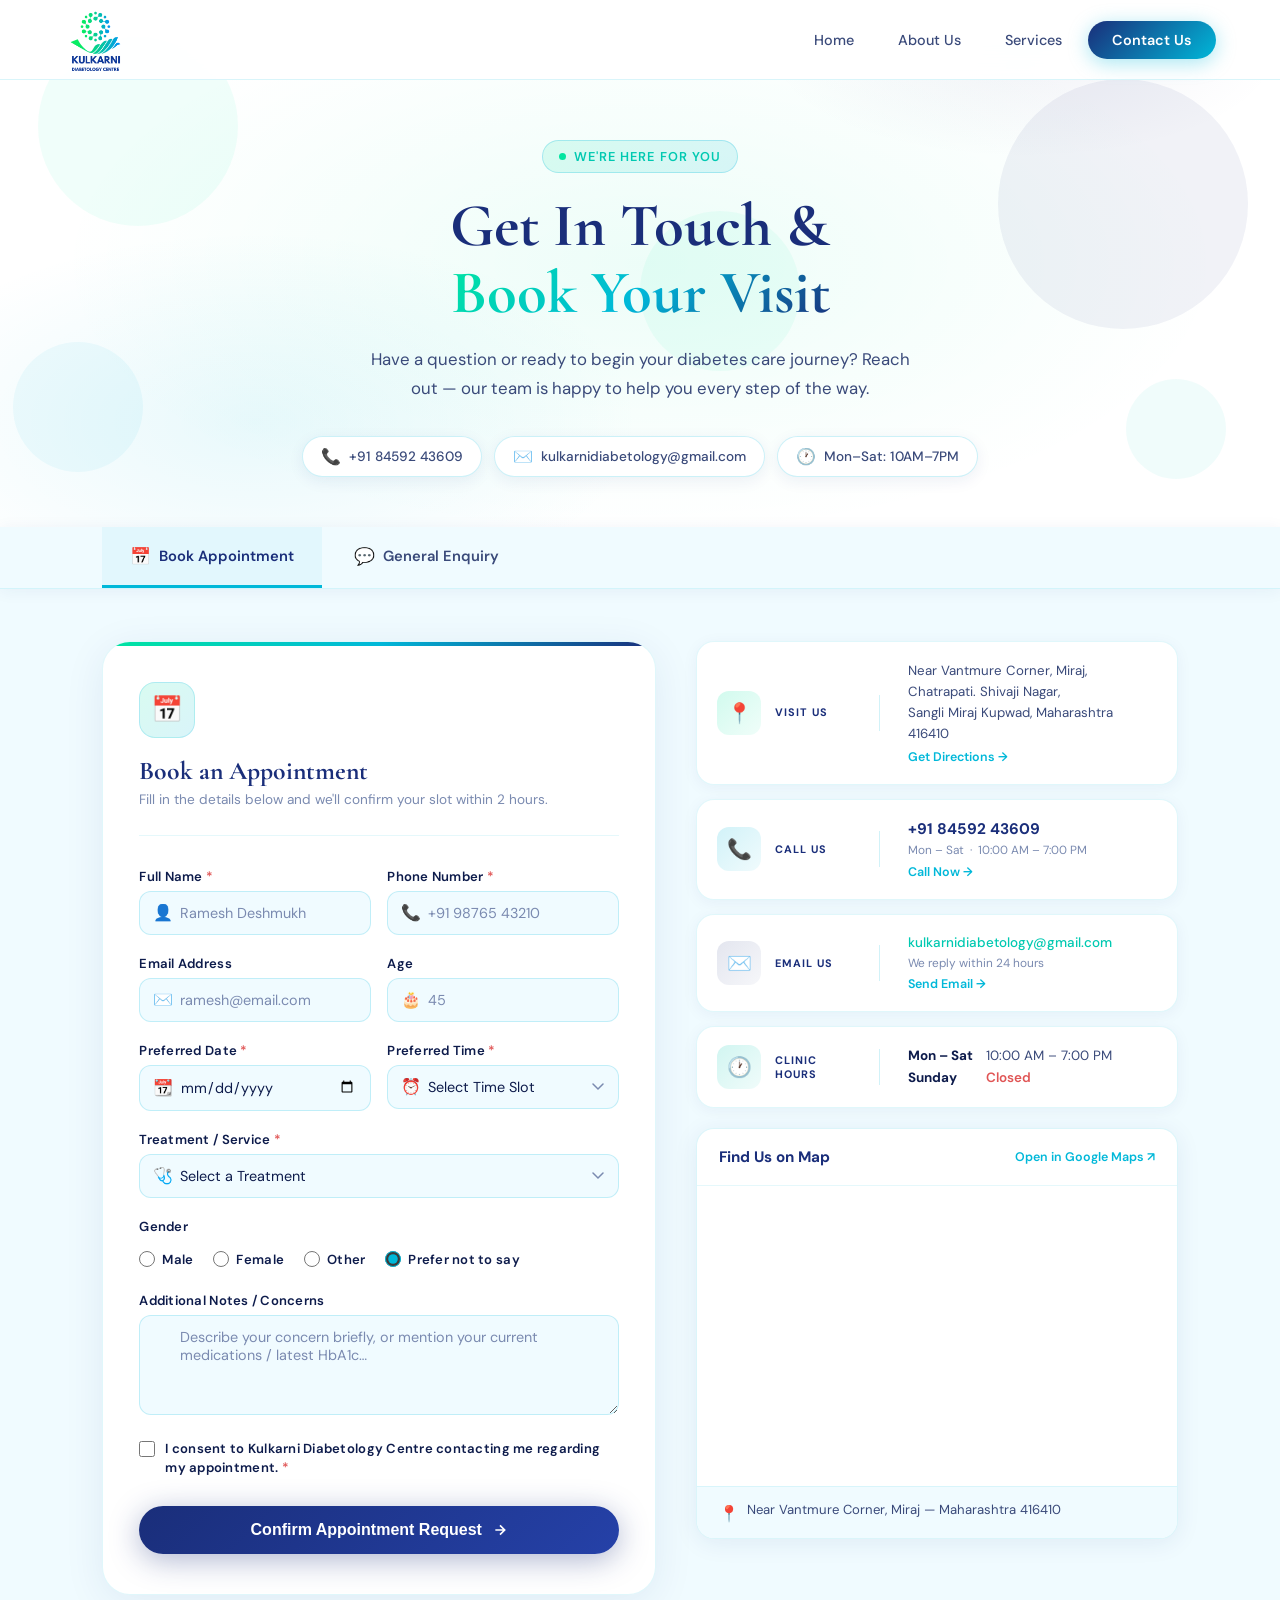
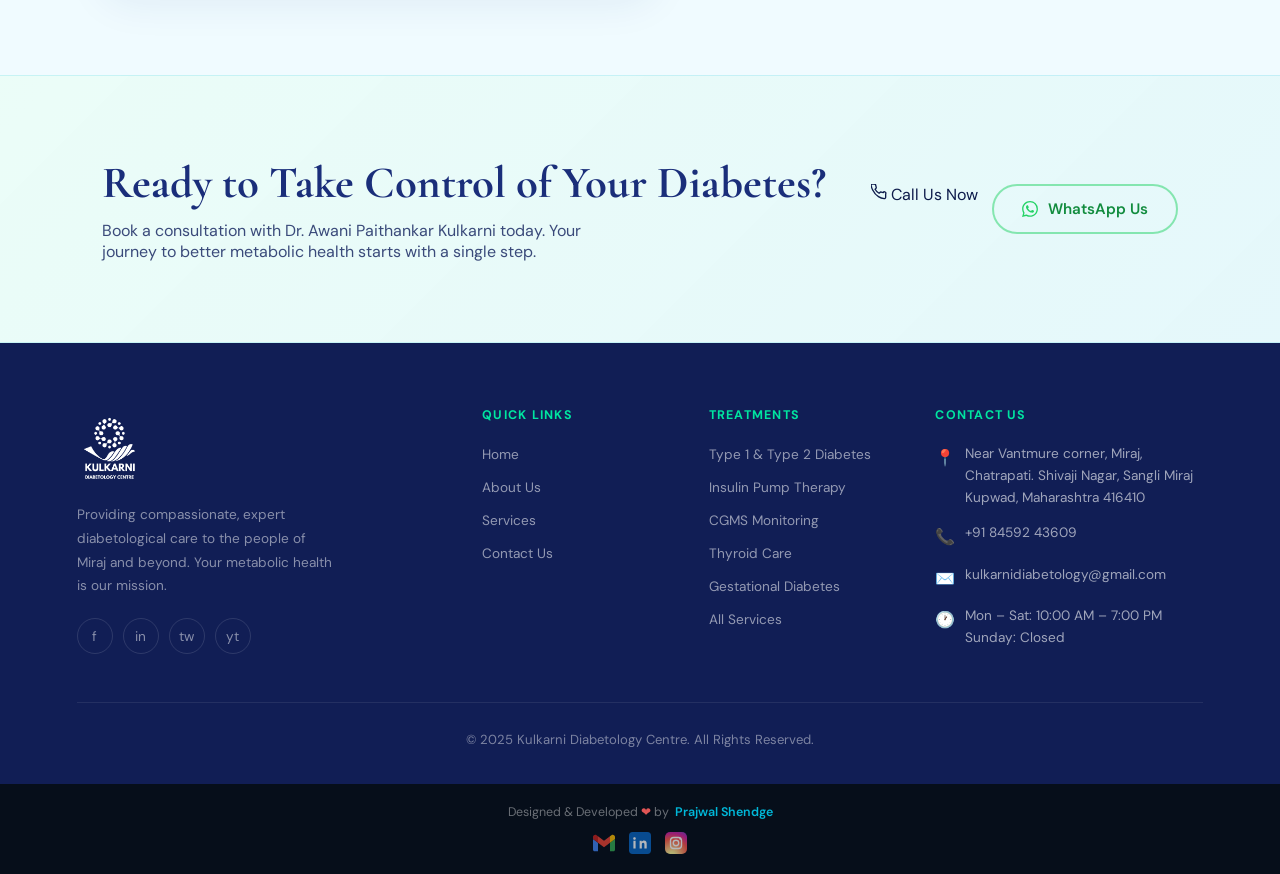
<file: contact.html>
<!DOCTYPE html>
<html lang="en">
<head>
  <meta charset="UTF-8" />
  <meta name="viewport" content="width=device-width, initial-scale=1.0" />
  <title>Contact Us — Kulkarni Diabetology Centre</title>
  <meta name="description" content="Contact Kulkarni Diabetology Centre. Book an appointment, find our location, or reach us by phone or email." />
  <link rel="stylesheet" href="css/contact.css" />
  <link rel="icon" href="logo/Diabetes2.png" type="image/jpg" />
</head>
<body>

  <!-- NAVBAR -->
  <nav class="navbar" id="navbar">
    <div class="nav-logo">
      <img src="logo/Diabetes.png" alt="Kulkarni Diabetology Centre Logo" />
    </div>
    <ul class="nav-links" id="navLinks">
      <li><a href="index.html">Home</a></li>
      <li><a href="about.html">About Us</a></li>
      <li><a href="services.html">Services</a></li>
      <li><a href="contact.html" class="active nav-cta">Contact Us</a></li>
    </ul>
    <button class="hamburger" id="hamburger" aria-label="Toggle menu">
      <span></span><span></span><span></span>
    </button>
  </nav>

  <!-- Mobile Nav -->
  <div class="mobile-nav" id="mobileNav">
    <a href="index.html"    onclick="closeMobile()">Home</a>
    <a href="about.html"    onclick="closeMobile()">About Us</a>
    <a href="services.html" onclick="closeMobile()">Services</a>
    <a href="contact.html" class="nav-cta" onclick="closeMobile()">Contact Us</a>
  </div>

  <!-- PAGE HERO -->
  <section class="contact-hero">
    <div class="hero-bg-cells" aria-hidden="true">
      <div class="cell"></div><div class="cell"></div>
      <div class="cell"></div><div class="cell"></div><div class="cell"></div>
    </div>
    <div class="contact-hero-content">
      <div class="hero-badge"><span class="dot"></span>We're Here For You</div>
      <h1 class="hero-title">
        Get In Touch &amp;<br>
        <span class="gradient-text">Book Your Visit</span>
      </h1>
      <p class="hero-subtitle">Have a question or ready to begin your diabetes care journey? Reach out — our team is happy to help you every step of the way.</p>
      <div class="contact-quick-pills">
        <a href="tel:+918459243609" class="quick-pill">
          <span class="pill-icon">📞</span>
          <span>+91 84592 43609</span>
        </a>
        <a href="mailto:kulkarnidiabetology@gmail.com" class="quick-pill">
          <span class="pill-icon">✉️</span>
          <span>kulkarnidiabetology@gmail.com</span>
        </a>
        <div class="quick-pill no-link">
          <span class="pill-icon">🕐</span>
          <span>Mon–Sat: 10AM–7PM</span>
        </div>
      </div>
    </div>
  </section>

  <!-- TABS -->
  <section class="contact-tabs-section">
    <div class="tabs-wrapper">
      <button class="tab-btn active" data-tab="appointment">
        <span class="tab-icon">📅</span> Book Appointment
      </button>
      <button class="tab-btn" data-tab="enquiry">
        <span class="tab-icon">💬</span> General Enquiry
      </button>
    </div>
  </section>

  <!-- MAIN CONTENT -->
  <section class="contact-main">
    <div class="contact-grid">

      <!-- LEFT: Forms -->
      <div class="contact-forms-col">

        <!-- TAB 1: BOOK APPOINTMENT -->
        <div class="tab-panel active" id="tab-appointment">
          <div class="form-card">
            <div class="form-card-header">
              <div class="form-card-icon">📅</div>
              <div>
                <h2>Book an Appointment</h2>
                <p>Fill in the details below and we'll confirm your slot within 2 hours.</p>
              </div>
            </div>

            <div class="form-banner success" id="appt-success" style="display:none;">
              <span>✅</span>
              <div><strong>Appointment Requested!</strong> We'll call you within 2 hours to confirm your slot.</div>
            </div>
            <div class="form-banner error" id="appt-error" style="display:none;">
              <span>❌</span>
              <div id="appt-error-msg">Something went wrong. Please try again or call us directly.</div>
            </div>

            <form id="appointmentForm" class="contact-form" novalidate>
              <div class="form-row two-col">
                <div class="form-group">
                  <label for="appt-name">Full Name <span class="req">*</span></label>
                  <div class="input-wrap">
                    <span class="input-icon">👤</span>
                    <input type="text" id="appt-name" name="name" placeholder="Ramesh Deshmukh" required autocomplete="name" />
                  </div>
                  <span class="field-error" id="err-name"></span>
                </div>
                <div class="form-group">
                  <label for="appt-phone">Phone Number <span class="req">*</span></label>
                  <div class="input-wrap">
                    <span class="input-icon">📞</span>
                    <input type="tel" id="appt-phone" name="phone" placeholder="+91 98765 43210" required autocomplete="tel" />
                  </div>
                  <span class="field-error" id="err-phone"></span>
                </div>
              </div>

              <div class="form-row two-col">
                <div class="form-group">
                  <label for="appt-email">Email Address</label>
                  <div class="input-wrap">
                    <span class="input-icon">✉️</span>
                    <input type="email" id="appt-email" name="email" placeholder="ramesh@email.com" autocomplete="email" />
                  </div>
                  <span class="field-error" id="err-email"></span>
                </div>
                <div class="form-group">
                  <label for="appt-age">Age</label>
                  <div class="input-wrap">
                    <span class="input-icon">🎂</span>
                    <input type="number" id="appt-age" name="age" placeholder="45" min="1" max="120" />
                  </div>
                </div>
              </div>

              <div class="form-row two-col">
                <div class="form-group">
                  <label for="appt-date">Preferred Date <span class="req">*</span></label>
                  <div class="input-wrap">
                    <span class="input-icon">📆</span>
                    <input type="date" id="appt-date" name="preferred_date" required />
                  </div>
                  <span class="field-error" id="err-date"></span>
                </div>
                <div class="form-group">
                  <label for="appt-time">Preferred Time <span class="req">*</span></label>
                  <div class="input-wrap">
                    <span class="input-icon">⏰</span>
                    <select id="appt-time" name="preferred_time" required>
                      <option value="">Select Time Slot</option>
                      <optgroup label="Morning">
                        <option value="10:00">10:00 AM</option>
                        <option value="10:30">10:30 AM</option>
                        <option value="11:00">11:00 AM</option>
                        <option value="11:30">11:30 AM</option>
                      </optgroup>
                      <optgroup label="Afternoon">
                        <option value="12:00">12:00 PM</option>
                        <option value="12:30">12:30 PM</option>
                        <option value="14:00">02:00 PM</option>
                        <option value="14:30">02:30 PM</option>
                        <option value="15:00">03:00 PM</option>
                        <option value="15:30">03:30 PM</option>
                      </optgroup>
                      <optgroup label="Evening">
                        <option value="16:00">04:00 PM</option>
                        <option value="16:30">04:30 PM</option>
                        <option value="17:00">05:00 PM</option>
                        <option value="17:30">05:30 PM</option>
                        <option value="18:00">06:00 PM</option>
                        <option value="18:30">06:30 PM</option>
                      </optgroup>
                    </select>
                  </div>
                  <span class="field-error" id="err-time"></span>
                </div>
              </div>

              <div class="form-group">
                <label for="appt-service">Treatment / Service <span class="req">*</span></label>
                <div class="input-wrap">
                  <span class="input-icon">🩺</span>
                  <select id="appt-service" name="service" required>
                    <option value="">Select a Treatment</option>
                    <optgroup label="Diabetes Management">
                      <option value="Type 1 Diabetes">Type 1 Diabetes Management</option>
                      <option value="Type 2 Diabetes">Type 2 Diabetes Management</option>
                      <option value="Pre-Diabetes">Pre-Diabetes &amp; Prevention</option>
                      <option value="Gestational Diabetes">Gestational Diabetes</option>
                      <option value="Insulin Therapy">Insulin Therapy &amp; Optimisation</option>
                      <option value="CGM Setup">CGM / CGMS Setup &amp; Monitoring</option>
                      <option value="Insulin Pump">Insulin Pump Therapy</option>
                    </optgroup>
                    <optgroup label="Weight &amp; Metabolic">
                      <option value="Obesity">Obesity &amp; Weight Management</option>
                      <option value="Metabolic Syndrome">Metabolic Syndrome</option>
                    </optgroup>
                    <optgroup label="Endocrine &amp; Hormonal">
                      <option value="Thyroid Care">Thyroid Disorders</option>
                      <option value="PCOS">PCOS &amp; Hormonal Imbalance</option>
                    </optgroup>
                    <optgroup label="Complication Care">
                      <option value="Diabetic Foot">Diabetic Foot Care</option>
                      <option value="Diabetic Kidney">Kidney (Nephropathy) Screening</option>
                      <option value="Diabetic Eye">Eye (Retinopathy) Screening</option>
                      <option value="Diabetic Neuropathy">Neuropathy Management</option>
                    </optgroup>
                    <optgroup label="General">
                      <option value="General Consultation">General Diabetes Consultation</option>
                      <option value="Other">Other / Not Sure</option>
                    </optgroup>
                  </select>
                </div>
                <span class="field-error" id="err-service"></span>
              </div>

              <div class="form-group">
                <label>Gender</label>
                <div class="radio-group">
                  <label class="radio-label"><input type="radio" name="gender" value="Male" /> Male</label>
                  <label class="radio-label"><input type="radio" name="gender" value="Female" /> Female</label>
                  <label class="radio-label"><input type="radio" name="gender" value="Other" /> Other</label>
                  <label class="radio-label"><input type="radio" name="gender" value="Prefer not to say" checked /> Prefer not to say</label>
                </div>
              </div>

              <div class="form-group">
                <label for="appt-message">Additional Notes / Concerns</label>
                <div class="input-wrap textarea-wrap">
                  <textarea id="appt-message" name="message" rows="4" placeholder="Describe your concern briefly, or mention your current medications / latest HbA1c…"></textarea>
                </div>
              </div>

              <div class="form-group checkbox-group">
                <label class="checkbox-label">
                  <input type="checkbox" id="appt-consent" name="consent" required />
                  <span>I consent to Kulkarni Diabetology Centre contacting me regarding my appointment. <span class="req">*</span></span>
                </label>
                <span class="field-error" id="err-consent"></span>
              </div>

              <button type="submit" class="btn-primary form-submit" id="appt-submit">
                <span class="btn-text">Confirm Appointment Request</span>
                <span class="btn-loader" style="display:none;">
                  <svg width="18" height="18" viewBox="0 0 24 24" fill="none" stroke="currentColor" stroke-width="2.5" class="spin"><path d="M12 2v4M12 18v4M4.93 4.93l2.83 2.83M16.24 16.24l2.83 2.83M2 12h4M18 12h4M4.93 19.07l2.83-2.83M16.24 7.76l2.83-2.83"/></svg>
                  Submitting…
                </span>
                <svg class="btn-arrow" width="16" height="16" fill="none" stroke="currentColor" stroke-width="2.5" viewBox="0 0 24 24"><path d="M5 12h14M12 5l7 7-7 7"/></svg>
              </button>
            </form>
          </div>
        </div>

        <!-- TAB 2: GENERAL ENQUIRY -->
        <div class="tab-panel" id="tab-enquiry">
          <div class="form-card">
            <div class="form-card-header">
              <div class="form-card-icon">💬</div>
              <div>
                <h2>Send Us a Message</h2>
                <p>Have a question? Write to us and we'll get back to you within 24 hours.</p>
              </div>
            </div>

            <div class="form-banner success" id="enq-success" style="display:none;">
              <span>✅</span>
              <div><strong>Message Sent!</strong> Thank you for reaching out. We'll respond within 24 hours.</div>
            </div>
            <div class="form-banner error" id="enq-error" style="display:none;">
              <span>❌</span>
              <div id="enq-error-msg">Something went wrong. Please try again or call us directly.</div>
            </div>

            <form id="enquiryForm" class="contact-form" novalidate>
              <div class="form-row two-col">
                <div class="form-group">
                  <label for="enq-name">Full Name <span class="req">*</span></label>
                  <div class="input-wrap">
                    <span class="input-icon">👤</span>
                    <input type="text" id="enq-name" name="name" placeholder="Your Name" required autocomplete="name" />
                  </div>
                  <span class="field-error" id="err-enq-name"></span>
                </div>
                <div class="form-group">
                  <label for="enq-phone">Phone Number</label>
                  <div class="input-wrap">
                    <span class="input-icon">📞</span>
                    <input type="tel" id="enq-phone" name="phone" placeholder="+91 98765 43210" autocomplete="tel" />
                  </div>
                </div>
              </div>

              <div class="form-group">
                <label for="enq-email">Email Address <span class="req">*</span></label>
                <div class="input-wrap">
                  <span class="input-icon">✉️</span>
                  <input type="email" id="enq-email" name="email" placeholder="you@email.com" required autocomplete="email" />
                </div>
                <span class="field-error" id="err-enq-email"></span>
              </div>

              <div class="form-group">
                <label for="enq-subject">Subject <span class="req">*</span></label>
                <div class="input-wrap">
                  <span class="input-icon">📋</span>
                  <select id="enq-subject" name="subject" required>
                    <option value="">Select Subject</option>
                    <option value="Treatment Enquiry">Treatment Enquiry</option>
                    <option value="Pricing Info">Pricing &amp; Packages</option>
                    <option value="Insurance">Insurance / Cashless</option>
                    <option value="Feedback">Feedback</option>
                    <option value="Other">Other</option>
                  </select>
                </div>
                <span class="field-error" id="err-enq-subject"></span>
              </div>

              <div class="form-group">
                <label for="enq-message">Your Message <span class="req">*</span></label>
                <div class="input-wrap textarea-wrap">
                  <textarea id="enq-message" name="message" rows="5" placeholder="Write your question or message here…" required></textarea>
                </div>
                <span class="field-error" id="err-enq-message"></span>
              </div>

              <button type="submit" class="btn-primary form-submit" id="enq-submit">
                <span class="btn-text">Send Message</span>
                <span class="btn-loader" style="display:none;">
                  <svg width="18" height="18" viewBox="0 0 24 24" fill="none" stroke="currentColor" stroke-width="2.5" class="spin"><path d="M12 2v4M12 18v4M4.93 4.93l2.83 2.83M16.24 16.24l2.83 2.83M2 12h4M18 12h4M4.93 19.07l2.83-2.83M16.24 7.76l2.83-2.83"/></svg>
                  Sending…
                </span>
                <svg class="btn-arrow" width="16" height="16" fill="none" stroke="currentColor" stroke-width="2.5" viewBox="0 0 24 24"><path d="M5 12h14M12 5l7 7-7 7"/></svg>
              </button>
            </form>
          </div>
        </div>

      </div><!-- /contact-forms-col -->

      <!-- RIGHT: Info Cards + Map -->
      <div class="contact-info-col">

        <div class="info-cards">

          <!-- Visit Us -->
          <div class="info-card reveal">
            <div class="info-card-icon" style="background:linear-gradient(135deg,rgba(0,229,160,.18),rgba(0,229,160,.06));">📍</div>
            <div class="info-card-label-col">
              <h4>Visit Us</h4>
            </div>
            <div class="info-card-divider"></div>
            <div class="info-card-content-col">
              <div class="info-card-main allow-wrap">
                <p>Near Vantmure Corner, Miraj, Chatrapati. Shivaji Nagar,<br>Sangli Miraj Kupwad, Maharashtra 416410</p>
                <a href="https://maps.google.com/?q=Kulkarni+Dermatology+Diabetology+Centre+Miraj" target="_blank" rel="noopener" class="info-link">Get Directions →</a>
              </div>
            </div>
          </div>

          <!-- Call Us -->
          <div class="info-card reveal">
            <div class="info-card-icon" style="background:linear-gradient(135deg,rgba(0,184,217,.18),rgba(0,184,217,.06));">📞</div>
            <div class="info-card-label-col">
              <h4>Call Us</h4>
            </div>
            <div class="info-card-divider"></div>
            <div class="info-card-content-col">
              <div class="info-card-main">
                <p class="info-phone"><a href="tel:+918459243609">+91 84592 43609</a></p>
                <p class="info-sub">Mon – Sat &nbsp;·&nbsp; 10:00 AM – 7:00 PM</p>
                <a href="tel:+9184592 43609" class="info-link">Call Now →</a>
              </div>
            </div>
          </div>

          <!-- Email Us -->
          <div class="info-card reveal">
            <div class="info-card-icon" style="background:linear-gradient(135deg,rgba(26,46,122,.12),rgba(26,46,122,.04));">✉️</div>
            <div class="info-card-label-col">
              <h4>Email Us</h4>
            </div>
            <div class="info-card-divider"></div>
            <div class="info-card-content-col">
              <div class="info-card-main">
                <p><a href="mailto:kulkarnidiabetology@gmail.com" style="color:var(--teal);font-weight:500;">kulkarnidiabetology@gmail.com</a></p>
                <p class="info-sub">We reply within 24 hours</p>
                <a href="mailto:kulkarnidiabetology@gmail.com" class="info-link">Send Email →</a>
              </div>
            </div>
          </div>

          <!-- Clinic Hours -->
          <div class="info-card reveal">
            <div class="info-card-icon" style="background:linear-gradient(135deg,rgba(0,201,177,.18),rgba(0,201,177,.06));">🕐</div>
            <div class="info-card-label-col">
              <h4>Clinic<br>Hours</h4>
            </div>
            <div class="info-card-divider"></div>
            <div class="info-card-content-col">
              <div class="info-card-main">
                <div class="hours-inline">
                  <div class="hours-row">
                    <span class="hours-day">Mon – Sat</span>
                    <span class="hours-time">10:00 AM – 7:00 PM</span>
                  </div>
                  <div class="hours-row">
                    <span class="hours-day">Sunday</span>
                    <span class="hours-closed">Closed</span>
                  </div>
                </div>
              </div>
            </div>
          </div>

        </div><!-- /info-cards -->

        <!-- Map -->
        <div class="map-container reveal">
          <div class="map-header">
            <h3>Find Us on Map</h3>
            <a href="https://maps.google.com/?q=Kulkarni+Dermatology+Diabetology+Centre+Miraj+Maharashtra" target="_blank" rel="noopener" class="map-external-link">
              Open in Google Maps ↗
            </a>
          </div>
          <div class="map-embed-wrap">
            <iframe
              title="Kulkarni Diabetology Centre Location"
              src="https://www.google.com/maps/embed?pb=!1m18!1m12!1m3!1d3818.9022729905973!2d74.6386542754618!3d16.831203583964186!2m3!1f0!2f0!3f0!3m2!1i1024!2i768!4f13.1!3m3!1m2!1s0x3bc1239b0e1a8b89%3A0x85dda31759fd6226!2sKulkarni%20Dermatology%20%26%20Diabetology%20Centre!5e0!3m2!1sen!2sin!4v1776488172264!5m2!1sen!2sin"
              width="100%"
              height="300"
              style="border:0;"
              allowfullscreen=""
              loading="lazy"
              referrerpolicy="no-referrer-when-downgrade">
            </iframe>
          </div>
          <div class="map-address-pill">
            <span>📍</span>
            <span>Near Vantmure Corner, Miraj — Maharashtra 416410</span>
          </div>
        </div>

      </div><!-- /contact-info-col -->
    </div><!-- /contact-grid -->
  </section>

  <!-- CTA BANNER -->
  <section class="cta-banner reveal">
    <div class="cta-banner-text">
      <h2>Ready to Take Control of Your Diabetes?</h2>
      <p>Book a consultation with Dr. Awani Paithankar Kulkarni today. Your journey to better metabolic health starts with a single step.</p>
    </div>
    <div class="cta-banner-actions">
      <a href="tel:+918459243609 class="btn-primary">
        <svg width="16" height="16" fill="none" stroke="currentColor" stroke-width="2" viewBox="0 0 24 24"><path d="M22 16.92v3a2 2 0 01-2.18 2 19.79 19.79 0 01-8.63-3.07A19.5 19.5 0 013.07 9.8 19.79 19.79 0 01.06 1.18 2 2 0 012.06 0h3a2 2 0 012 1.72c.127.96.361 1.903.7 2.81a2 2 0 01-.45 2.11L6.09 7.91a16 16 0 006 6l1.27-1.27a2 2 0 012.11-.45c.907.339 1.85.573 2.81.7A2 2 0 0122 14.92z"/></svg>
        Call Us Now
      </a>
      <a href="https://wa.me/918459243609" target="_blank" rel="noopener" class="btn-secondary btn-whatsapp">
        <svg width="16" height="16" viewBox="0 0 24 24" fill="currentColor"><path d="M17.472 14.382c-.297-.149-1.758-.867-2.03-.967-.273-.099-.471-.148-.67.15-.197.297-.767.966-.94 1.164-.173.199-.347.223-.644.075-.297-.15-1.255-.463-2.39-1.475-.883-.788-1.48-1.761-1.653-2.059-.173-.297-.018-.458.13-.606.134-.133.298-.347.446-.52.149-.174.198-.298.298-.497.099-.198.05-.371-.025-.52-.075-.149-.669-1.612-.916-2.207-.242-.579-.487-.5-.669-.51-.173-.008-.371-.01-.57-.01-.198 0-.52.074-.792.372-.272.297-1.04 1.016-1.04 2.479 0 1.462 1.065 2.875 1.213 3.074.149.198 2.096 3.2 5.077 4.487.709.306 1.262.489 1.694.625.712.227 1.36.195 1.871.118.571-.085 1.758-.719 2.006-1.413.248-.694.248-1.289.173-1.413-.074-.124-.272-.198-.57-.347m-5.421 7.403h-.004a9.87 9.87 0 01-5.031-1.378l-.361-.214-3.741.982.998-3.648-.235-.374a9.86 9.86 0 01-1.51-5.26c.001-5.45 4.436-9.884 9.888-9.884 2.64 0 5.122 1.03 6.988 2.898a9.825 9.825 0 012.893 6.994c-.003 5.45-4.437 9.884-9.885 9.884m8.413-18.297A11.815 11.815 0 0012.05 0C5.495 0 .16 5.335.157 11.892c0 2.096.547 4.142 1.588 5.945L.057 24l6.305-1.654a11.882 11.882 0 005.683 1.448h.005c6.554 0 11.89-5.335 11.893-11.893a11.821 11.821 0 00-3.48-8.413z"/></svg>
        WhatsApp Us
      </a>
    </div>
  </section>

  <!-- FOOTER HOSPITAL -->
  <footer class="footer-hospital">
    <div class="footer-grid">
      <div class="footer-brand">
        <img src="logo/Diabetes.png" alt="Kulkarni Diabetology Center" />
        <p>Providing compassionate, expert diabetological care to the people of Miraj and beyond. Your metabolic health is our mission.</p>
        <div class="social-icons" style="margin-top:20px;">
          <a href="#" aria-label="Facebook">f</a>
          <a href="#" aria-label="Instagram">in</a>
          <a href="#" aria-label="Twitter">tw</a>
          <a href="#" aria-label="YouTube">yt</a>
        </div>
      </div>
      <div class="footer-col">
        <h4>Quick Links</h4>
        <ul>
          <li><a href="index.html">Home</a></li>
          <li><a href="about.html">About Us</a></li>
          <li><a href="services.html">Services</a></li>
          <li><a href="contact.html">Contact Us</a></li>
        </ul>
      </div>
      <div class="footer-col">
        <h4>Treatments</h4>
        <ul>
          <li><a href="services.html">Type 1 &amp; Type 2 Diabetes</a></li>
          <li><a href="services.html">Insulin Pump Therapy</a></li>
          <li><a href="services.html">CGMS Monitoring</a></li>
          <li><a href="services.html">Thyroid Care</a></li>
          <li><a href="services.html">Gestational Diabetes</a></li>
          <li><a href="services.html">All Services</a></li>
        </ul>
      </div>
      <div class="footer-col">
        <h4>Contact Us</h4>
        <div class="footer-contact">
          <div class="contact-row"><span class="ci">📍</span><span>Near Vantmure corner, Miraj,<br>Chatrapati. Shivaji Nagar, Sangli Miraj Kupwad, Maharashtra 416410</span></div>
          <div class="contact-row"><span class="ci">📞</span><span>+91 84592 43609</span></div>
          <div class="contact-row"><span class="ci">✉️</span><span>kulkarnidiabetology@gmail.com</span></div>
          <div class="contact-row"><span class="ci">🕐</span><span>Mon – Sat: 10:00 AM – 7:00 PM<br>Sunday: Closed</span></div>
        </div>
      </div>
    </div>
    <div class="footer-bottom">
      <p>© 2025 Kulkarni Diabetology Centre. All Rights Reserved.</p>
    </div>
  </footer>

  <!-- FOOTER DEVELOPER -->
  <footer class="footer-dev">
    <p>Designed &amp; Developed <span class="heart">❤</span> by &nbsp;<span class="dev-name">Prajwal Shendge</span></p>
    <div class="footer-dev-socials">
      <a href="mailto:prajwalshendge22@gmail.com" aria-label="Gmail" class="dev-social-link" title="Gmail">
        <svg xmlns="http://www.w3.org/2000/svg" viewBox="52 42 88 66" width="22" height="22">
          <path fill="#4285f4" d="M58 108h14V74L52 59v43c0 3.32 2.69 6 6 6z"/>
          <path fill="#34a853" d="M120 108h14c3.32 0 6-2.69 6-6V59l-20 15z"/>
          <path fill="#fbbc04" d="M120 48v26l20-15v-8c0-7.42-8.47-11.65-14.4-7.2z"/>
          <path fill="#ea4335" d="M72 74V48l24 18 24-18v26L96 92z"/>
          <path fill="#c5221f" d="M52 51v8l20 15V48l-5.6-4.2C60.47 39.35 52 43.58 52 51z"/>
        </svg>
      </a>
      <a href="https://www.linkedin.com/in/prajwal-shendge/" target="_blank" rel="noopener noreferrer" aria-label="LinkedIn" class="dev-social-link" title="LinkedIn">
        <svg width="22" height="22" viewBox="0 0 24 24">
          <rect width="24" height="24" rx="4" fill="#0A66C2"/>
          <path fill="#fff" d="M7.2 9.6H4.8v8.4h2.4V9.6zM6 8.4c.8 0 1.4-.6 1.4-1.4S6.8 5.6 6 5.6 4.6 6.2 4.6 7s.6 1.4 1.4 1.4zM19.2 18h-2.4v-4.1c0-.9 0-2.1-1.3-2.1s-1.5 1-1.5 2v4.2h-2.4V9.6h2.3v1.1h.1c.3-.6 1.1-1.3 2.3-1.3 2.5 0 3 1.6 3 3.7V18z"/>
        </svg>
      </a>
      <a href="https://instagram.com/prajwalshendge22" target="_blank" rel="noopener noreferrer" aria-label="Instagram" class="dev-social-link" title="Instagram">
        <svg width="22" height="22" viewBox="0 0 24 24">
          <defs>
            <radialGradient id="ig-contact" cx="30%" cy="107%" r="150%">
              <stop offset="0%"   stop-color="#fdf497"/>
              <stop offset="10%"  stop-color="#fdf497"/>
              <stop offset="50%"  stop-color="#fd5949"/>
              <stop offset="68%"  stop-color="#d6249f"/>
              <stop offset="100%" stop-color="#285AEB"/>
            </radialGradient>
          </defs>
          <rect width="24" height="24" rx="5.5" fill="url(#ig-contact)"/>
          <rect x="6" y="6" width="12" height="12" rx="3.5" fill="none" stroke="#fff" stroke-width="1.5"/>
          <circle cx="12" cy="12" r="3" fill="none" stroke="#fff" stroke-width="1.5"/>
          <circle cx="16.6" cy="7.4" r="1" fill="#fff"/>
        </svg>
      </a>
    </div>
  </footer>

  <button class="scroll-top" id="scrollTop" aria-label="Scroll to top">↑</button>

  <script>
  /* ── Navbar ── */
  const navbar = document.getElementById('navbar');
  const scrollTopBtn = document.getElementById('scrollTop');
  window.addEventListener('scroll', () => {
    navbar.classList.toggle('scrolled', window.scrollY > 20);
    scrollTopBtn.classList.toggle('visible', window.scrollY > 400);
  });
  scrollTopBtn.addEventListener('click', () => window.scrollTo({ top: 0, behavior: 'smooth' }));

  /* ── Hamburger ── */
  const hamburger = document.getElementById('hamburger');
  const mobileNav = document.getElementById('mobileNav');
  let menuOpen = false;
  hamburger.addEventListener('click', () => {
    menuOpen = !menuOpen;
    hamburger.classList.toggle('open', menuOpen);
    mobileNav.classList.toggle('open', menuOpen);
  });
  function closeMobile() {
    menuOpen = false;
    hamburger.classList.remove('open');
    mobileNav.classList.remove('open');
  }
  document.addEventListener('click', e => {
    if (menuOpen && !navbar.contains(e.target) && !mobileNav.contains(e.target)) closeMobile();
  });

  /* ── Reveal on scroll ── */
  const revealObs = new IntersectionObserver((entries) => {
    entries.forEach((entry, i) => {
      if (entry.isIntersecting) {
        entry.target.style.transitionDelay = (i % 3) * 0.1 + 's';
        entry.target.classList.add('visible');
        revealObs.unobserve(entry.target);
      }
    });
  }, { threshold: 0.1 });
  document.querySelectorAll('.reveal').forEach(r => revealObs.observe(r));

  /* ── Tabs ── */
  const tabBtns   = document.querySelectorAll('.tab-btn');
  const tabPanels = document.querySelectorAll('.tab-panel');
  tabBtns.forEach(btn => {
    btn.addEventListener('click', () => {
      const target = btn.dataset.tab;
      tabBtns.forEach(b => b.classList.remove('active'));
      tabPanels.forEach(p => p.classList.remove('active'));
      btn.classList.add('active');
      const panel = document.getElementById('tab-' + target);
      if (panel) panel.classList.add('active');
    });
  });

  /* ── Min date: today ── */
  const dateInput = document.getElementById('appt-date');
  if (dateInput) {
    const today = new Date();
    const yyyy  = today.getFullYear();
    const mm    = String(today.getMonth() + 1).padStart(2, '0');
    const dd    = String(today.getDate()).padStart(2, '0');
    dateInput.min = `${yyyy}-${mm}-${dd}`;
  }

  /* ── Validation helpers ── */
  function showErr(id, msg) {
    const el = document.getElementById(id);
    if (el) { el.textContent = msg; el.style.display = 'block'; }
  }
  function clearErr(id) {
    const el = document.getElementById(id);
    if (el) { el.textContent = ''; el.style.display = 'none'; }
  }
  function isValidPhone(v) { return /^[6-9]\d{9}$/.test(v.replace(/[\s\-\+]/g, '')); }
  function isValidEmail(v) { return /^[^\s@]+@[^\s@]+\.[^\s@]+$/.test(v); }

  /* ── Appointment Form ── */
  const apptForm = document.getElementById('appointmentForm');
  apptForm.addEventListener('submit', async function(e) {
    e.preventDefault();
    ['err-name','err-phone','err-email','err-date','err-time','err-service','err-consent'].forEach(clearErr);
    document.getElementById('appt-success').style.display = 'none';
    document.getElementById('appt-error').style.display   = 'none';

    const name    = document.getElementById('appt-name').value.trim();
    const phone   = document.getElementById('appt-phone').value.trim();
    const email   = document.getElementById('appt-email').value.trim();
    const date    = document.getElementById('appt-date').value;
    const time    = document.getElementById('appt-time').value;
    const service = document.getElementById('appt-service').value;
    const consent = document.getElementById('appt-consent').checked;

    let valid = true;
    if (!name)                          { showErr('err-name',    'Please enter your full name.');            valid = false; }
    if (!phone || !isValidPhone(phone)) { showErr('err-phone',   'Enter a valid 10-digit mobile number.');  valid = false; }
    if (email && !isValidEmail(email))  { showErr('err-email',   'Enter a valid email address.');            valid = false; }
    if (!date)                          { showErr('err-date',    'Please choose a preferred date.');         valid = false; }
    if (!time)                          { showErr('err-time',    'Please select a time slot.');              valid = false; }
    if (!service)                       { showErr('err-service', 'Please select a treatment / service.');   valid = false; }
    if (!consent)                       { showErr('err-consent', 'Your consent is required to proceed.');   valid = false; }
    if (!valid) return;

    const submitBtn = document.getElementById('appt-submit');
    submitBtn.querySelector('.btn-text').style.display   = 'none';
    submitBtn.querySelector('.btn-loader').style.display = 'inline-flex';
    submitBtn.querySelector('.btn-arrow').style.display  = 'none';
    submitBtn.disabled = true;

    const fd = new FormData(apptForm);
    fd.append('form_type', 'appointment');

    try {
      const res  = await fetch('php/book_appointment.php', { method: 'POST', body: fd });
      const data = await res.json();
      if (data.success) {
        document.getElementById('appt-success').style.display = 'flex';
        apptForm.reset();
        dateInput.min = new Date().toISOString().split('T')[0];
        window.scrollTo({ top: document.getElementById('appt-success').getBoundingClientRect().top + window.scrollY - 120, behavior: 'smooth' });
      } else {
        document.getElementById('appt-error-msg').textContent = data.message || 'Something went wrong. Please try again.';
        document.getElementById('appt-error').style.display   = 'flex';
      }
    } catch {
      document.getElementById('appt-error-msg').textContent = 'Network error. Please call us directly at +91 95884 79640.';
      document.getElementById('appt-error').style.display   = 'flex';
    } finally {
      submitBtn.querySelector('.btn-text').style.display   = 'inline';
      submitBtn.querySelector('.btn-loader').style.display = 'none';
      submitBtn.querySelector('.btn-arrow').style.display  = 'inline';
      submitBtn.disabled = false;
    }
  });

  /* ── Enquiry Form ── */
  const enqForm = document.getElementById('enquiryForm');
  enqForm.addEventListener('submit', async function(e) {
    e.preventDefault();
    ['err-enq-name','err-enq-email','err-enq-subject','err-enq-message'].forEach(clearErr);
    document.getElementById('enq-success').style.display = 'none';
    document.getElementById('enq-error').style.display   = 'none';

    const name    = document.getElementById('enq-name').value.trim();
    const email   = document.getElementById('enq-email').value.trim();
    const subject = document.getElementById('enq-subject').value;
    const message = document.getElementById('enq-message').value.trim();

    let valid = true;
    if (!name)                          { showErr('err-enq-name',    'Please enter your name.');                      valid = false; }
    if (!email || !isValidEmail(email)) { showErr('err-enq-email',   'Enter a valid email address.');                 valid = false; }
    if (!subject)                       { showErr('err-enq-subject', 'Please select a subject.');                     valid = false; }
    if (!message || message.length < 10){ showErr('err-enq-message', 'Please write a message (min 10 characters).'); valid = false; }
    if (!valid) return;

    const submitBtn = document.getElementById('enq-submit');
    submitBtn.querySelector('.btn-text').style.display   = 'none';
    submitBtn.querySelector('.btn-loader').style.display = 'inline-flex';
    submitBtn.querySelector('.btn-arrow').style.display  = 'none';
    submitBtn.disabled = true;

    const fd = new FormData(enqForm);
    fd.append('form_type', 'enquiry');

    try {
      const res  = await fetch('php/send_enquiry.php', { method: 'POST', body: fd });
      const data = await res.json();
      if (data.success) {
        document.getElementById('enq-success').style.display = 'flex';
        enqForm.reset();
        window.scrollTo({ top: document.getElementById('enq-success').getBoundingClientRect().top + window.scrollY - 120, behavior: 'smooth' });
      } else {
        document.getElementById('enq-error-msg').textContent = data.message || 'Something went wrong. Please try again.';
        document.getElementById('enq-error').style.display   = 'flex';
      }
    } catch {
      document.getElementById('enq-error-msg').textContent = 'Network error. Please email us at kulkarnidiabetology@gmail.com';
      document.getElementById('enq-error').style.display   = 'flex';
    } finally {
      submitBtn.querySelector('.btn-text').style.display   = 'inline';
      submitBtn.querySelector('.btn-loader').style.display = 'none';
      submitBtn.querySelector('.btn-arrow').style.display  = 'inline';
      submitBtn.disabled = false;
    }
  });
  </script>
</body>
</html>
</file>
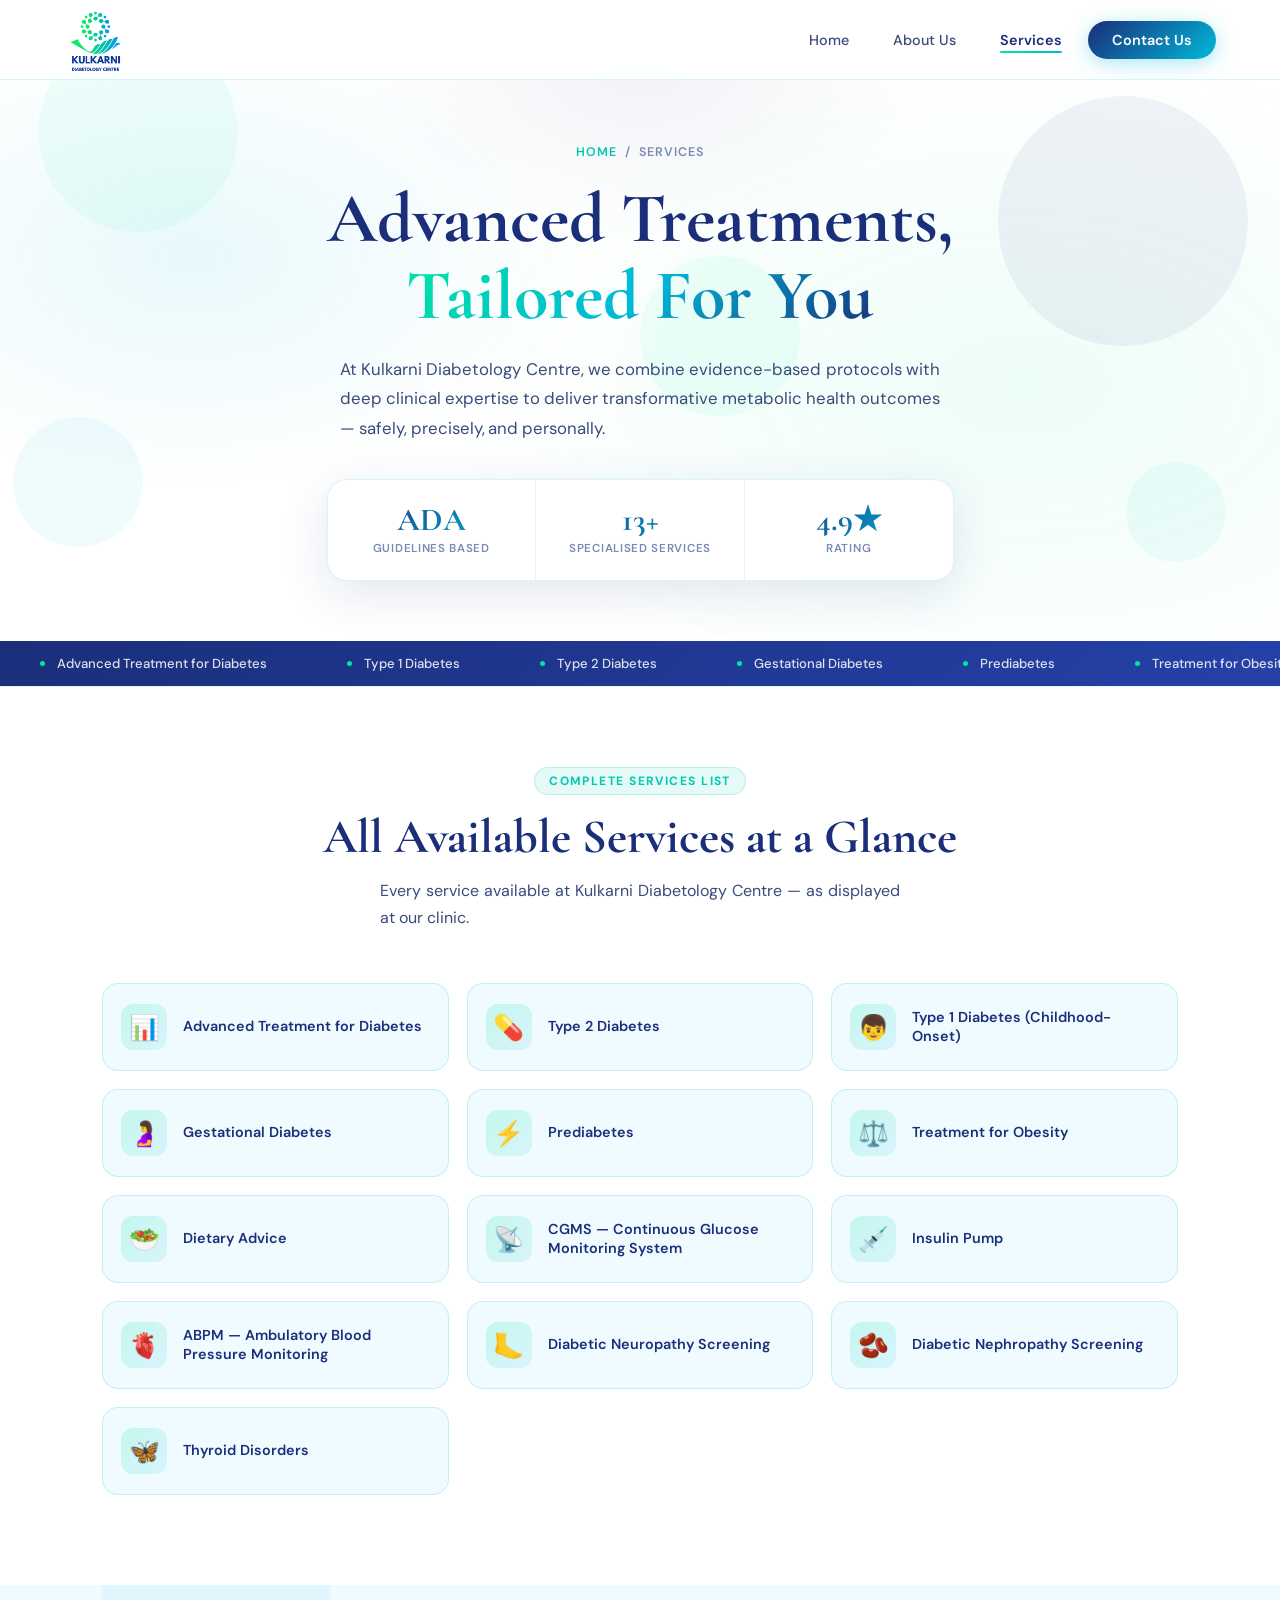
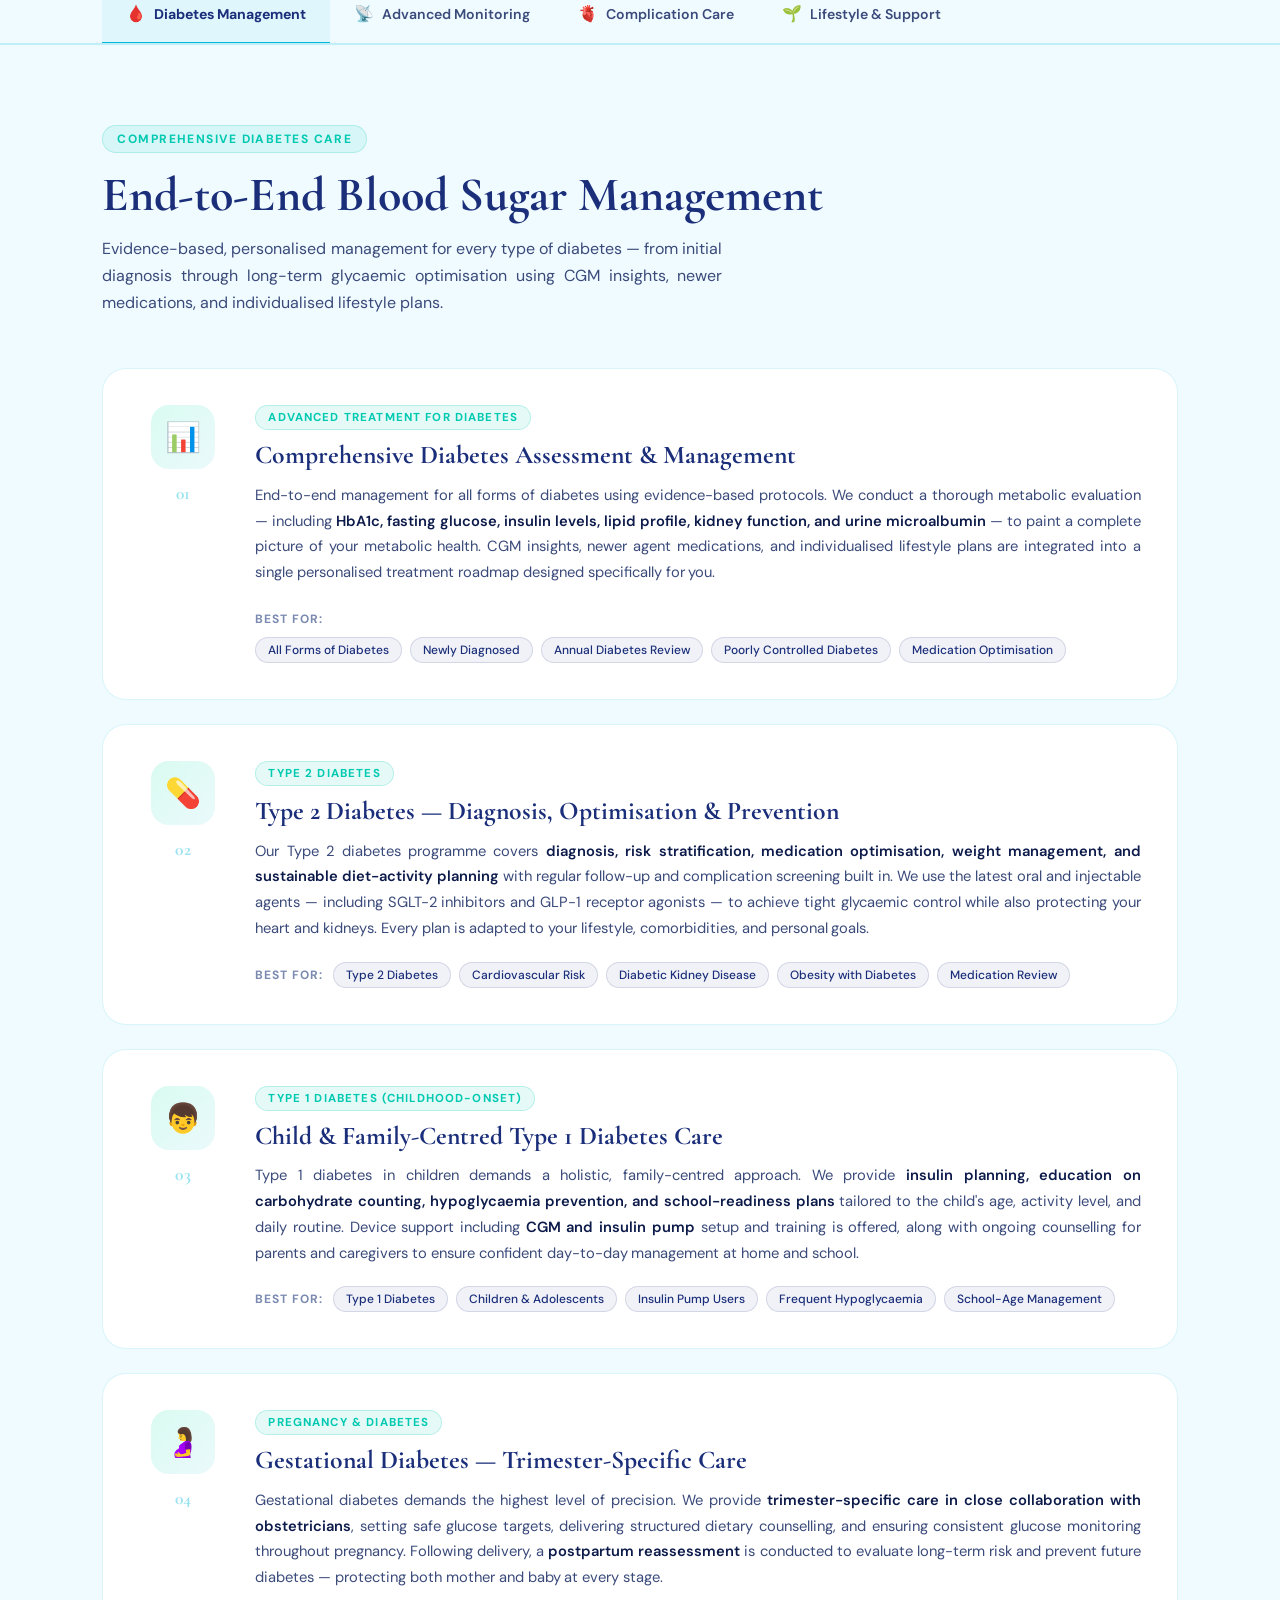
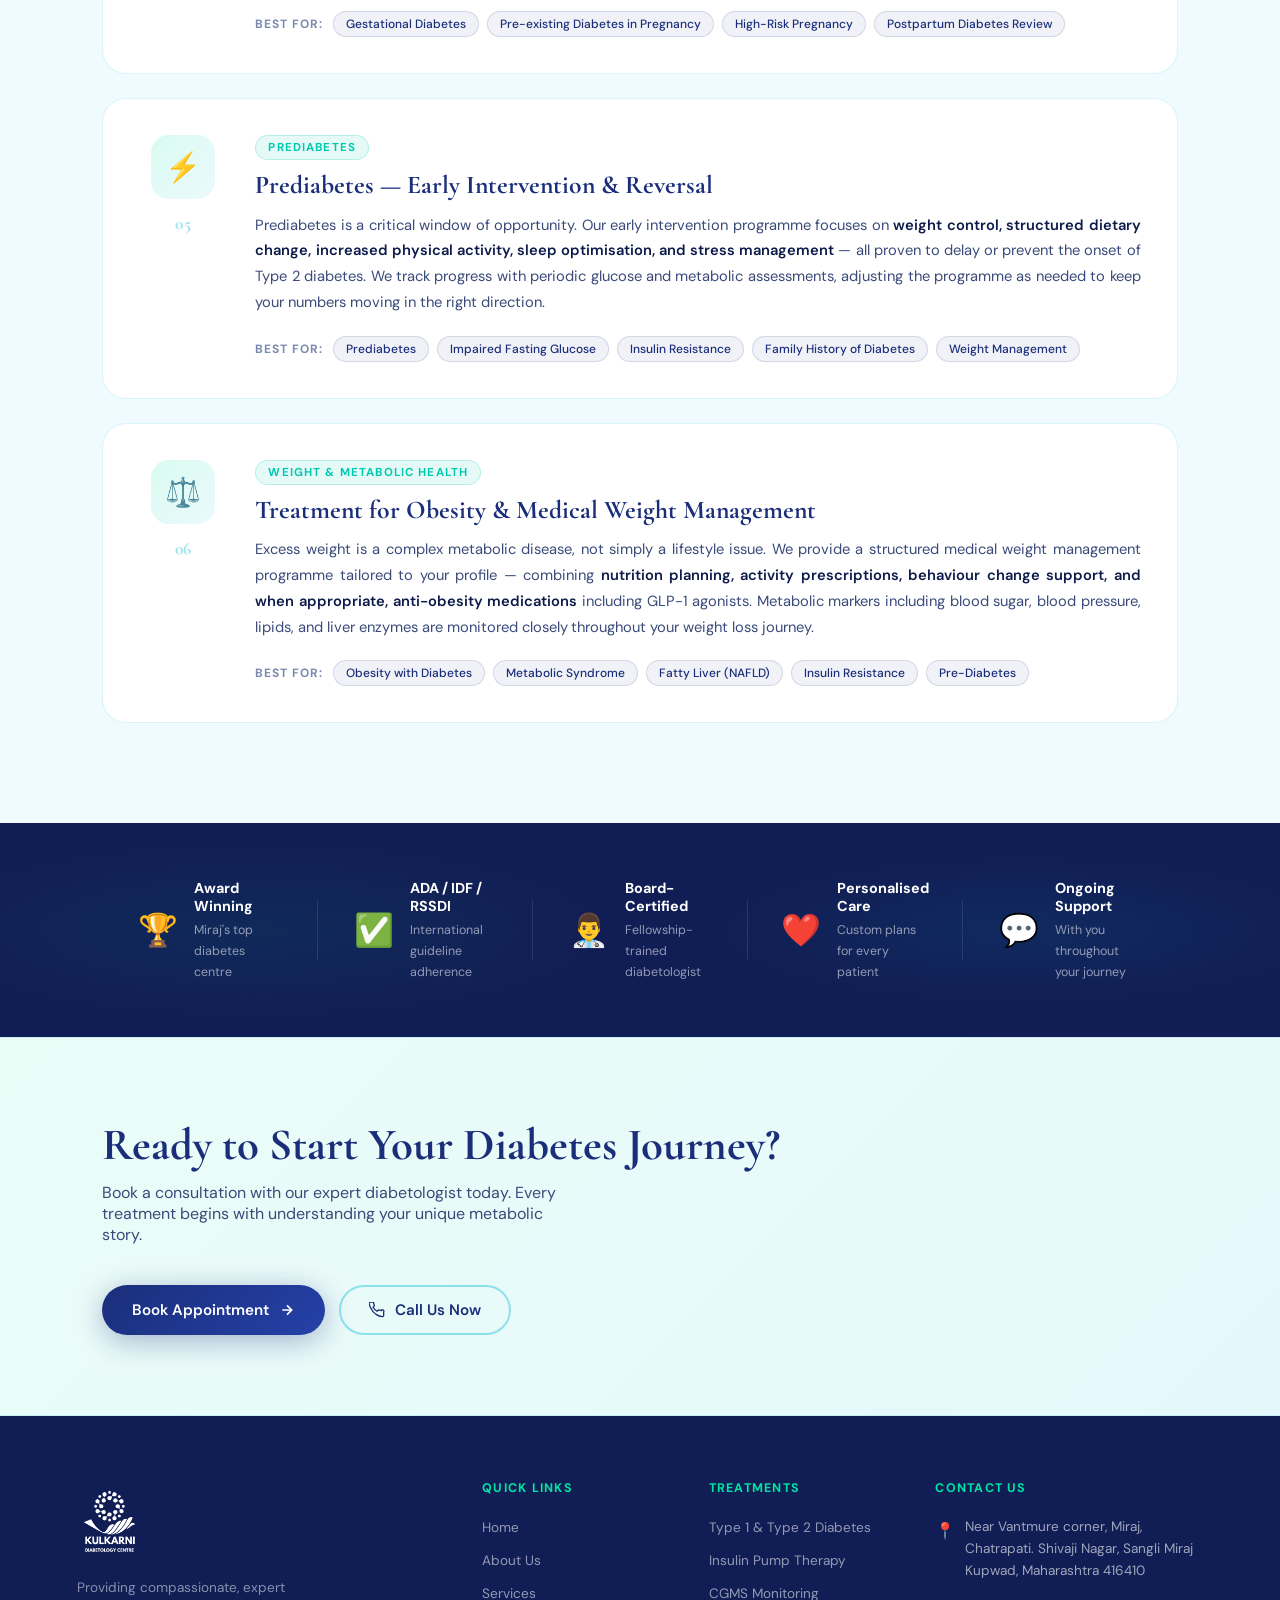
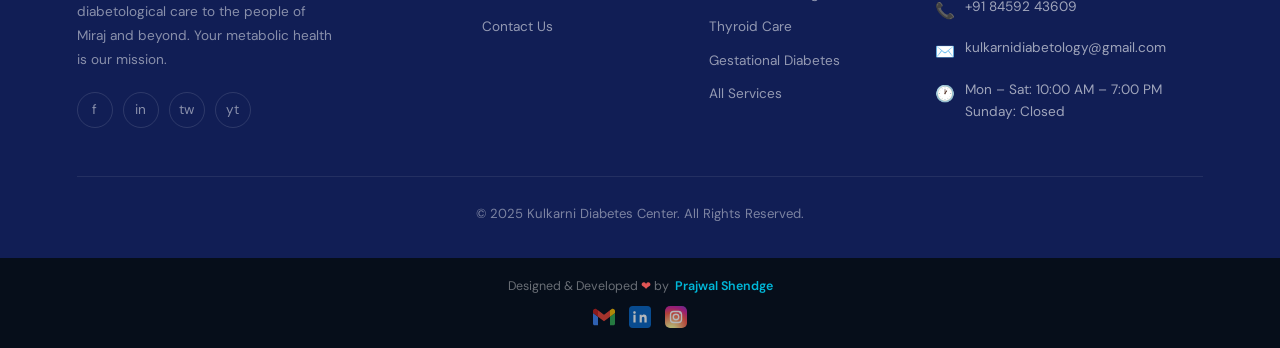
<file: services.html>
<!DOCTYPE html>
<html lang="en">
<head>
  <meta charset="UTF-8" />
  <meta name="viewport" content="width=device-width, initial-scale=1.0" />
  <title>Services — Kulkarni Diabetology Centre</title>
  <meta name="description" content="Explore the full range of advanced diabetes and endocrine services at Kulkarni Diabetology Centre — insulin therapy, CGM, thyroid care, lifestyle medicine and more." />
  <link rel="stylesheet" href="css/services.css" />
  <link rel="icon" href="logo/Diabetes2.png" type="image/png" />
</head>
<body>

  <!-- NAVBAR -->
  <nav class="navbar" id="navbar">
    <div class="nav-logo">
      <img src="logo/Diabetes.png" alt="Kulkarni Diabetes Center Logo" />
    </div>
    <ul class="nav-links" id="navLinks">
      <li><a href="index.html">Home</a></li>
      <li><a href="about.html">About Us</a></li>
      <li><a href="services.html" class="active">Services</a></li>
      <li><a href="contact.html" class="nav-cta">Contact Us</a></li>
    </ul>
    <button class="hamburger" id="hamburger" aria-label="Toggle menu">
      <span></span><span></span><span></span>
    </button>
  </nav>

  <!-- Mobile Nav -->
  <div class="mobile-nav" id="mobileNav">
    <a href="index.html"    onclick="closeMobile()">Home</a>
    <a href="about.html"    onclick="closeMobile()">About Us</a>
    <a href="services.html" onclick="closeMobile()">Services</a>
    <a href="contact.html" class="nav-cta" onclick="closeMobile()">Contact Us</a>
  </div>

  <!-- PAGE HERO -->
  <section class="page-hero">
    <div class="page-hero-bg-cells" aria-hidden="true">
      <div class="cell"></div><div class="cell"></div>
      <div class="cell"></div><div class="cell"></div><div class="cell"></div>
    </div>
    <div class="page-hero-content">
      <div class="page-hero-breadcrumb">
        <a href="index.html">Home</a>
        <span class="sep">/</span>
        <span>Services</span>
      </div>
      <h1 class="page-hero-title">
        Advanced Treatments,<br>
        <span class="gradient-text">Tailored For You</span>
      </h1>
      <p class="page-hero-subtitle">
        At Kulkarni Diabetology Centre, we combine evidence-based protocols with deep clinical expertise to deliver transformative metabolic health outcomes — safely, precisely, and personally.
      </p>
      <div class="page-hero-stats">
        <div class="phs-item">
          <div class="phs-number">ADA</div>
          <div class="phs-label">Guidelines Based</div>
        </div>
        <div class="phs-item">
          <div class="phs-number">13+</div>
          <div class="phs-label">Specialised Services</div>
        </div>
        <div class="phs-item">
          <div class="phs-number">4.9★</div>
          <div class="phs-label">Rating</div>
        </div>
      </div>
    </div>
  </section>

  <!-- TICKER -->
  <div class="ticker" aria-label="Services marquee">
    <div class="ticker-inner">
      <div class="ticker-item"><span class="dot"></span> Advanced Treatment for Diabetes</div>
      <div class="ticker-item"><span class="dot"></span> Type 1 Diabetes</div>
      <div class="ticker-item"><span class="dot"></span> Type 2 Diabetes</div>
      <div class="ticker-item"><span class="dot"></span> Gestational Diabetes</div>
      <div class="ticker-item"><span class="dot"></span> Prediabetes</div>
      <div class="ticker-item"><span class="dot"></span> Treatment for Obesity</div>
      <div class="ticker-item"><span class="dot"></span> Dietary Advice</div>
      <div class="ticker-item"><span class="dot"></span> CGMS Monitoring</div>
      <div class="ticker-item"><span class="dot"></span> Insulin Pump</div>
      <div class="ticker-item"><span class="dot"></span> ABPM</div>
      <div class="ticker-item"><span class="dot"></span> Diabetic Neuropathy Screening</div>
      <div class="ticker-item"><span class="dot"></span> Diabetic Nephropathy Screening</div>
      <div class="ticker-item"><span class="dot"></span> Thyroid Disorders</div>
      <div class="ticker-item"><span class="dot"></span> Advanced Treatment for Diabetes</div>
      <div class="ticker-item"><span class="dot"></span> Type 1 Diabetes</div>
      <div class="ticker-item"><span class="dot"></span> Type 2 Diabetes</div>
      <div class="ticker-item"><span class="dot"></span> Gestational Diabetes</div>
      <div class="ticker-item"><span class="dot"></span> Prediabetes</div>
      <div class="ticker-item"><span class="dot"></span> Treatment for Obesity</div>
      <div class="ticker-item"><span class="dot"></span> Dietary Advice</div>
      <div class="ticker-item"><span class="dot"></span> CGMS Monitoring</div>
      <div class="ticker-item"><span class="dot"></span> Insulin Pump</div>
      <div class="ticker-item"><span class="dot"></span> ABPM</div>
      <div class="ticker-item"><span class="dot"></span> Diabetic Neuropathy Screening</div>
      <div class="ticker-item"><span class="dot"></span> Diabetic Nephropathy Screening</div>
      <div class="ticker-item"><span class="dot"></span> Thyroid Disorders</div>
    </div>
  </div>

  <!-- ALL SERVICES QUICK REFERENCE -->
  <section class="all-services-section">
    <div class="all-services-inner">
      <div class="all-services-header reveal">
        <div class="section-tag">Complete Services List</div>
        <h2 class="section-title">All Available Services at a Glance</h2>
        <p class="section-subtitle">Every service available at Kulkarni Diabetology Centre — as displayed at our clinic.</p>
      </div>
      <div class="all-services-grid">
        <div class="as-card reveal">
          <span class="as-icon">📊</span>
          <span class="as-name">Advanced Treatment for Diabetes</span>
        </div>
        <div class="as-card reveal">
          <span class="as-icon">💊</span>
          <span class="as-name">Type 2 Diabetes</span>
        </div>
        <div class="as-card reveal">
          <span class="as-icon">👦</span>
          <span class="as-name">Type 1 Diabetes (Childhood-Onset)</span>
        </div>
        <div class="as-card reveal">
          <span class="as-icon">🤰</span>
          <span class="as-name">Gestational Diabetes</span>
        </div>
        <div class="as-card reveal">
          <span class="as-icon">⚡</span>
          <span class="as-name">Prediabetes</span>
        </div>
        <div class="as-card reveal">
          <span class="as-icon">⚖️</span>
          <span class="as-name">Treatment for Obesity</span>
        </div>
        <div class="as-card reveal">
          <span class="as-icon">🥗</span>
          <span class="as-name">Dietary Advice</span>
        </div>
        <div class="as-card reveal">
          <span class="as-icon">📡</span>
          <span class="as-name">CGMS — Continuous Glucose Monitoring System</span>
        </div>
        <div class="as-card reveal">
          <span class="as-icon">💉</span>
          <span class="as-name">Insulin Pump</span>
        </div>
        <div class="as-card reveal">
          <span class="as-icon">🫀</span>
          <span class="as-name">ABPM — Ambulatory Blood Pressure Monitoring</span>
        </div>
        <div class="as-card reveal">
          <span class="as-icon">🦶</span>
          <span class="as-name">Diabetic Neuropathy Screening</span>
        </div>
        <div class="as-card reveal">
          <span class="as-icon">🫘</span>
          <span class="as-name">Diabetic Nephropathy Screening</span>
        </div>
        <div class="as-card reveal">
          <span class="as-icon">🦋</span>
          <span class="as-name">Thyroid Disorders</span>
        </div>
      </div>
    </div>
  </section>


  <!-- SERVICES NAV TABS -->
  <section class="services-nav-section" id="services-nav">
    <div class="services-tab-wrap">
      <button class="stab active" data-cat="diabetes">
        <span class="stab-icon">🩸</span> Diabetes Management
      </button>
      <button class="stab" data-cat="monitoring">
        <span class="stab-icon">📡</span> Advanced Monitoring
      </button>
      <button class="stab" data-cat="complications">
        <span class="stab-icon">🫀</span> Complication Care
      </button>
      <button class="stab" data-cat="lifestyle">
        <span class="stab-icon">🌱</span> Lifestyle &amp; Support
      </button>
    </div>
  </section>

  <!-- ===== DIABETES MANAGEMENT ===== -->
  <section class="service-section active" id="cat-diabetes">
    <div class="ss-header reveal">
      <div class="section-tag">Comprehensive Diabetes Care</div>
      <h2 class="section-title">End-to-End Blood Sugar Management</h2>
      <p class="section-subtitle">Evidence-based, personalised management for every type of diabetes — from initial diagnosis through long-term glycaemic optimisation using CGM insights, newer medications, and individualised lifestyle plans.</p>
    </div>
    <div class="services-list">

      <!-- 01 -->
      <div class="svc-card reveal">
        <div class="svc-card-inner">
          <div class="svc-card-left">
            <div class="svc-icon-wrap"><span class="svc-icon-emoji">📊</span></div>
            <div class="svc-number">01</div>
          </div>
          <div class="svc-card-body">
            <div class="svc-tag">Advanced Treatment for Diabetes</div>
            <h3 class="svc-title">Comprehensive Diabetes Assessment &amp; Management</h3>
            <p class="svc-desc">End-to-end management for all forms of diabetes using evidence-based protocols. We conduct a thorough metabolic evaluation — including <strong>HbA1c, fasting glucose, insulin levels, lipid profile, kidney function, and urine microalbumin</strong> — to paint a complete picture of your metabolic health. CGM insights, newer agent medications, and individualised lifestyle plans are integrated into a single personalised treatment roadmap designed specifically for you.</p>
            <div class="svc-best-for">
              <span class="sbf-label">Best For:</span>
              <div class="sbf-tags">
                <span>All Forms of Diabetes</span>
                <span>Newly Diagnosed</span>
                <span>Annual Diabetes Review</span>
                <span>Poorly Controlled Diabetes</span>
                <span>Medication Optimisation</span>
              </div>
            </div>
          </div>
        </div>
      </div>

      <!-- 02 -->
      <div class="svc-card reveal">
        <div class="svc-card-inner">
          <div class="svc-card-left">
            <div class="svc-icon-wrap"><span class="svc-icon-emoji">💊</span></div>
            <div class="svc-number">02</div>
          </div>
          <div class="svc-card-body">
            <div class="svc-tag">Type 2 Diabetes</div>
            <h3 class="svc-title">Type 2 Diabetes — Diagnosis, Optimisation &amp; Prevention</h3>
            <p class="svc-desc">Our Type 2 diabetes programme covers <strong>diagnosis, risk stratification, medication optimisation, weight management, and sustainable diet-activity planning</strong> with regular follow-up and complication screening built in. We use the latest oral and injectable agents — including SGLT-2 inhibitors and GLP-1 receptor agonists — to achieve tight glycaemic control while also protecting your heart and kidneys. Every plan is adapted to your lifestyle, comorbidities, and personal goals.</p>
            <div class="svc-best-for">
              <span class="sbf-label">Best For:</span>
              <div class="sbf-tags">
                <span>Type 2 Diabetes</span>
                <span>Cardiovascular Risk</span>
                <span>Diabetic Kidney Disease</span>
                <span>Obesity with Diabetes</span>
                <span>Medication Review</span>
              </div>
            </div>
          </div>
        </div>
      </div>

      <!-- 03 -->
      <div class="svc-card reveal">
        <div class="svc-card-inner">
          <div class="svc-card-left">
            <div class="svc-icon-wrap"><span class="svc-icon-emoji">👦</span></div>
            <div class="svc-number">03</div>
          </div>
          <div class="svc-card-body">
            <div class="svc-tag">Type 1 Diabetes (Childhood-Onset)</div>
            <h3 class="svc-title">Child &amp; Family-Centred Type 1 Diabetes Care</h3>
            <p class="svc-desc">Type 1 diabetes in children demands a holistic, family-centred approach. We provide <strong>insulin planning, education on carbohydrate counting, hypoglycaemia prevention, and school-readiness plans</strong> tailored to the child's age, activity level, and daily routine. Device support including <strong>CGM and insulin pump</strong> setup and training is offered, along with ongoing counselling for parents and caregivers to ensure confident day-to-day management at home and school.</p>
            <div class="svc-best-for">
              <span class="sbf-label">Best For:</span>
              <div class="sbf-tags">
                <span>Type 1 Diabetes</span>
                <span>Children &amp; Adolescents</span>
                <span>Insulin Pump Users</span>
                <span>Frequent Hypoglycaemia</span>
                <span>School-Age Management</span>
              </div>
            </div>
          </div>
        </div>
      </div>

      <!-- 04 -->
      <div class="svc-card reveal">
        <div class="svc-card-inner">
          <div class="svc-card-left">
            <div class="svc-icon-wrap"><span class="svc-icon-emoji">🤰</span></div>
            <div class="svc-number">04</div>
          </div>
          <div class="svc-card-body">
            <div class="svc-tag">Pregnancy &amp; Diabetes</div>
            <h3 class="svc-title">Gestational Diabetes — Trimester-Specific Care</h3>
            <p class="svc-desc">Gestational diabetes demands the highest level of precision. We provide <strong>trimester-specific care in close collaboration with obstetricians</strong>, setting safe glucose targets, delivering structured dietary counselling, and ensuring consistent glucose monitoring throughout pregnancy. Following delivery, a <strong>postpartum reassessment</strong> is conducted to evaluate long-term risk and prevent future diabetes — protecting both mother and baby at every stage.</p>
            <div class="svc-best-for">
              <span class="sbf-label">Best For:</span>
              <div class="sbf-tags">
                <span>Gestational Diabetes</span>
                <span>Pre-existing Diabetes in Pregnancy</span>
                <span>High-Risk Pregnancy</span>
                <span>Postpartum Diabetes Review</span>
              </div>
            </div>
          </div>
        </div>
      </div>

      <!-- 05 -->
      <div class="svc-card reveal">
        <div class="svc-card-inner">
          <div class="svc-card-left">
            <div class="svc-icon-wrap"><span class="svc-icon-emoji">⚡</span></div>
            <div class="svc-number">05</div>
          </div>
          <div class="svc-card-body">
            <div class="svc-tag">Prediabetes</div>
            <h3 class="svc-title">Prediabetes — Early Intervention &amp; Reversal</h3>
            <p class="svc-desc">Prediabetes is a critical window of opportunity. Our early intervention programme focuses on <strong>weight control, structured dietary change, increased physical activity, sleep optimisation, and stress management</strong> — all proven to delay or prevent the onset of Type 2 diabetes. We track progress with periodic glucose and metabolic assessments, adjusting the programme as needed to keep your numbers moving in the right direction.</p>
            <div class="svc-best-for">
              <span class="sbf-label">Best For:</span>
              <div class="sbf-tags">
                <span>Prediabetes</span>
                <span>Impaired Fasting Glucose</span>
                <span>Insulin Resistance</span>
                <span>Family History of Diabetes</span>
                <span>Weight Management</span>
              </div>
            </div>
          </div>
        </div>
      </div>

      <!-- 06 -->
      <div class="svc-card reveal">
        <div class="svc-card-inner">
          <div class="svc-card-left">
            <div class="svc-icon-wrap"><span class="svc-icon-emoji">⚖️</span></div>
            <div class="svc-number">06</div>
          </div>
          <div class="svc-card-body">
            <div class="svc-tag">Weight &amp; Metabolic Health</div>
            <h3 class="svc-title">Treatment for Obesity &amp; Medical Weight Management</h3>
            <p class="svc-desc">Excess weight is a complex metabolic disease, not simply a lifestyle issue. We provide a structured medical weight management programme tailored to your profile — combining <strong>nutrition planning, activity prescriptions, behaviour change support, and when appropriate, anti-obesity medications</strong> including GLP-1 agonists. Metabolic markers including blood sugar, blood pressure, lipids, and liver enzymes are monitored closely throughout your weight loss journey.</p>
            <div class="svc-best-for">
              <span class="sbf-label">Best For:</span>
              <div class="sbf-tags">
                <span>Obesity with Diabetes</span>
                <span>Metabolic Syndrome</span>
                <span>Fatty Liver (NAFLD)</span>
                <span>Insulin Resistance</span>
                <span>Pre-Diabetes</span>
              </div>
            </div>
          </div>
        </div>
      </div>

    </div>
  </section>

  <!-- ===== ADVANCED MONITORING ===== -->
  <section class="service-section" id="cat-monitoring">
    <div class="ss-header reveal">
      <div class="section-tag">Advanced Monitoring &amp; Technology</div>
      <h2 class="section-title">Precision Technology for Better Control</h2>
      <p class="section-subtitle">State-of-the-art glucose monitoring, insulin delivery, and cardiovascular assessment tools — giving you and your doctor a complete, real-time picture of your metabolic health.</p>
    </div>
    <div class="services-list">

      <!-- 01 -->
      <div class="svc-card reveal">
        <div class="svc-card-inner">
          <div class="svc-card-left">
            <div class="svc-icon-wrap"><span class="svc-icon-emoji">📡</span></div>
            <div class="svc-number">01</div>
          </div>
          <div class="svc-card-body">
            <div class="svc-tag">Real-Time Glucose Technology</div>
            <h3 class="svc-title">CGMS — Continuous Glucose Monitoring System</h3>
            <p class="svc-desc">CGM has transformed diabetes management. A small sensor worn on the body measures glucose every few minutes, providing complete glucose trend data directly to your phone. We offer both <strong>short-term professional CGM</strong> (used in-clinic for diagnostic insights) and <strong>long-term personal CGM</strong> setups. Services include device selection, full initiation training, <strong>time-in-range optimisation</strong>, and regular data interpretation to make personalised adjustments to your meals, medications, and activity levels.</p>
            <div class="svc-best-for">
              <span class="sbf-label">Best For:</span>
              <div class="sbf-tags">
                <span>Type 1 Diabetes</span>
                <span>Type 2 on Insulin</span>
                <span>Frequent Hypoglycaemia</span>
                <span>Poor HbA1c Control</span>
                <span>Pregnant Diabetics</span>
                <span>Insulin Pump Users</span>
              </div>
            </div>
          </div>
        </div>
      </div>

      <!-- 02 -->
      <div class="svc-card reveal">
        <div class="svc-card-inner">
          <div class="svc-card-left">
            <div class="svc-icon-wrap"><span class="svc-icon-emoji">💉</span></div>
            <div class="svc-number">02</div>
          </div>
          <div class="svc-card-body">
            <div class="svc-tag">Precision Insulin Delivery</div>
            <h3 class="svc-title">Insulin Pump Therapy</h3>
            <p class="svc-desc">Insulin pumps offer unparalleled flexibility and precision for patients requiring intensive insulin therapy. We provide a full pump service — from <strong>assessment for pump suitability and device selection</strong>, through initiation, initial settings optimisation, and comprehensive patient and family education. Ongoing support includes <strong>regular settings review, basal rate optimisation, and integration with CGM</strong> where appropriate to achieve a fully closed-loop or hybrid closed-loop diabetes management system.</p>
            <div class="svc-best-for">
              <span class="sbf-label">Best For:</span>
              <div class="sbf-tags">
                <span>Type 1 Diabetes</span>
                <span>Brittle Diabetes</span>
                <span>Frequent Hypoglycaemia</span>
                <span>Gestational Diabetes</span>
                <span>Dose Optimisation</span>
              </div>
            </div>
          </div>
        </div>
      </div>

      <!-- 03 -->
      <div class="svc-card reveal">
        <div class="svc-card-inner">
          <div class="svc-card-left">
            <div class="svc-icon-wrap"><span class="svc-icon-emoji">🫀</span></div>
            <div class="svc-number">03</div>
          </div>
          <div class="svc-card-body">
            <div class="svc-tag">Cardiovascular Monitoring</div>
            <h3 class="svc-title">ABPM — Ambulatory Blood Pressure Monitoring</h3>
            <p class="svc-desc">A single clinic blood pressure reading can miss critical patterns. Ambulatory Blood Pressure Monitoring (ABPM) provides a full <strong>24-hour BP profile</strong>, recorded automatically as you go about your normal daily activities and sleep. This allows us to diagnose <strong>masked hypertension, white-coat hypertension, and nocturnal dipping abnormalities</strong> with precision — refining your treatment, reducing cardiovascular risk, and protecting your kidneys from blood pressure-related damage.</p>
            <div class="svc-best-for">
              <span class="sbf-label">Best For:</span>
              <div class="sbf-tags">
                <span>Hypertension with Diabetes</span>
                <span>White-Coat Hypertension</span>
                <span>Masked Hypertension</span>
                <span>Cardiovascular Risk Assessment</span>
                <span>Diabetic Nephropathy</span>
              </div>
            </div>
          </div>
        </div>
      </div>

      <!-- 04 -->
      <div class="svc-card reveal">
        <div class="svc-card-inner">
          <div class="svc-card-left">
            <div class="svc-icon-wrap"><span class="svc-icon-emoji">🦋</span></div>
            <div class="svc-number">04</div>
          </div>
          <div class="svc-card-body">
            <div class="svc-tag">Thyroid &amp; Endocrine Care</div>
            <h3 class="svc-title">Thyroid Disorder Management</h3>
            <p class="svc-desc">The thyroid gland influences virtually every system in your body, and thyroid dysfunction is closely linked to metabolic and blood sugar disturbances. We provide comprehensive evaluation and management of all thyroid conditions through <strong>TSH, Free T3, Free T4, thyroid antibody testing, and thyroid ultrasound review</strong>. This includes management of <strong>hypothyroidism, hyperthyroidism, thyroid nodules, and pregnancy-related thyroid issues</strong>, with careful medication titration, symptom tracking, and structured long-term follow-up.</p>
            <div class="svc-best-for">
              <span class="sbf-label">Best For:</span>
              <div class="sbf-tags">
                <span>Hypothyroidism</span>
                <span>Hyperthyroidism</span>
                <span>Hashimoto's Thyroiditis</span>
                <span>Thyroid Nodules</span>
                <span>Pregnancy Thyroid Issues</span>
                <span>Goitre</span>
              </div>
            </div>
          </div>
        </div>
      </div>

    </div>
  </section>

  <!-- ===== COMPLICATION CARE ===== -->
  <section class="service-section" id="cat-complications">
    <div class="ss-header reveal">
      <div class="section-tag">Complication Screening &amp; Prevention</div>
      <h2 class="section-title">Protect Every Organ, Prevent Every Complication</h2>
      <p class="section-subtitle">Proactive screening, early intervention, and expert management of all diabetes-related complications — because prevention is always better than cure.</p>
    </div>
    <div class="services-list">

      <!-- 01 -->
      <div class="svc-card reveal">
        <div class="svc-card-inner">
          <div class="svc-card-left">
            <div class="svc-icon-wrap"><span class="svc-icon-emoji">🦶</span></div>
            <div class="svc-number">01</div>
          </div>
          <div class="svc-card-body">
            <div class="svc-tag">Diabetic Neuropathy</div>
            <h3 class="svc-title">Diabetic Neuropathy Screening &amp; Foot Care</h3>
            <p class="svc-desc">Diabetic neuropathy is one of the most common and serious complications of long-standing diabetes. Our dedicated neuropathy screening programme includes <strong>foot risk assessment, vibration perception testing, monofilament sensory testing, and autonomic symptom review</strong>. Where neuropathy is identified, we provide targeted <strong>pain management strategies, foot-care education, and appropriate footwear advice</strong> to prevent ulcer formation. Early detection and intervention can prevent progression to limb-threatening complications.</p>
            <div class="svc-best-for">
              <span class="sbf-label">Best For:</span>
              <div class="sbf-tags">
                <span>Peripheral Neuropathy</span>
                <span>Burning / Tingling Feet</span>
                <span>Foot Ulcer Prevention</span>
                <span>Annual Foot Screening</span>
                <span>Autonomic Neuropathy</span>
              </div>
            </div>
          </div>
        </div>
      </div>

      <!-- 02 -->
      <div class="svc-card reveal">
        <div class="svc-card-inner">
          <div class="svc-card-left">
            <div class="svc-icon-wrap"><span class="svc-icon-emoji">🫘</span></div>
            <div class="svc-number">02</div>
          </div>
          <div class="svc-card-body">
            <div class="svc-tag">Kidney Protection</div>
            <h3 class="svc-title">Diabetic Nephropathy Screening &amp; Management</h3>
            <p class="svc-desc">Diabetic kidney disease is the leading cause of chronic kidney failure worldwide — yet it is largely preventable with early detection. We perform structured <strong>urine albumin checks, eGFR monitoring, and serum electrolyte testing</strong> at regular intervals to catch kidney involvement at the earliest possible stage. Our renal-protective treatment protocols — including <strong>ACE inhibitors, ARBs, and SGLT-2 agents as indicated</strong> — combined with blood pressure and glucose targets and renal-protective lifestyle guidance, are designed to slow or halt progression.</p>
            <div class="svc-best-for">
              <span class="sbf-label">Best For:</span>
              <div class="sbf-tags">
                <span>Diabetic Nephropathy</span>
                <span>Microalbuminuria</span>
                <span>Chronic Kidney Disease</span>
                <span>Proteinuria</span>
                <span>Annual Kidney Screening</span>
              </div>
            </div>
          </div>
        </div>
      </div>

      <!-- 03 -->
      <div class="svc-card reveal">
        <div class="svc-card-inner">
          <div class="svc-card-left">
            <div class="svc-icon-wrap"><span class="svc-icon-emoji">👁️</span></div>
            <div class="svc-number">03</div>
          </div>
          <div class="svc-card-body">
            <div class="svc-tag">Eye &amp; Heart Risk</div>
            <h3 class="svc-title">Eye &amp; Cardiovascular Risk Coordination</h3>
            <p class="svc-desc">Diabetes is the most common cause of preventable blindness in working-age adults, and cardiovascular disease remains the leading cause of death in people with diabetes. We coordinate structured <strong>referral pathways for annual retinal examinations</strong> with our ophthalmology partners, alongside comprehensive <strong>lipid management, ECG and echocardiogram referrals when indicated, and vaccination guidance</strong>. Our aim is to protect your vision and your heart simultaneously through proactive, integrated specialist co-management.</p>
            <div class="svc-best-for">
              <span class="sbf-label">Best For:</span>
              <div class="sbf-tags">
                <span>Diabetic Retinopathy</span>
                <span>Macular Oedema</span>
                <span>Cardiovascular Risk</span>
                <span>Dyslipidaemia</span>
                <span>Long-standing Diabetes</span>
              </div>
            </div>
          </div>
        </div>
      </div>

    </div>
  </section>

  <!-- ===== LIFESTYLE & SUPPORT ===== -->
  <section class="service-section" id="cat-lifestyle">
    <div class="ss-header reveal">
      <div class="section-tag">Nutrition, Lifestyle &amp; Care Support</div>
      <h2 class="section-title">Treat the Root, Not Just the Number</h2>
      <p class="section-subtitle">Sustainable health transformation through structured nutrition therapy, lifestyle medicine, patient education, and coordinated specialist care — empowering you to take confident control of your diabetes.</p>
    </div>
    <div class="services-list">

      <!-- 01 -->
      <div class="svc-card reveal">
        <div class="svc-card-inner">
          <div class="svc-card-left">
            <div class="svc-icon-wrap"><span class="svc-icon-emoji">🥗</span></div>
            <div class="svc-number">01</div>
          </div>
          <div class="svc-card-body">
            <div class="svc-tag">Nutrition &amp; Dietary Advice</div>
            <h3 class="svc-title">Personalised Dietary Advice &amp; Medical Nutrition Therapy</h3>
            <p class="svc-desc">Food is the most powerful medicine in diabetes. We provide <strong>practical, culturally adaptable meal plans</strong> built around your preferences, food traditions, and daily routine. Our dietary counselling covers <strong>carbohydrate counting, the plate method, glycaemic index education, and strategies for festivals, restaurants, and travel</strong>. Individualized plans are crafted for vegetarians, working professionals, and athletes — so your nutrition plan fits your life, not the other way around.</p>
            <div class="svc-best-for">
              <span class="sbf-label">Best For:</span>
              <div class="sbf-tags">
                <span>All Types of Diabetes</span>
                <span>Weight Management</span>
                <span>Dyslipidaemia</span>
                <span>Pre-Diabetes Reversal</span>
                <span>Gestational Diabetes</span>
              </div>
            </div>
          </div>
        </div>
      </div>

      <!-- 02 -->
      <div class="svc-card reveal">
        <div class="svc-card-inner">
          <div class="svc-card-left">
            <div class="svc-icon-wrap"><span class="svc-icon-emoji">🏃</span></div>
            <div class="svc-number">02</div>
          </div>
          <div class="svc-card-body">
            <div class="svc-tag">Activity &amp; Habit Coaching</div>
            <h3 class="svc-title">Exercise Prescription &amp; Lifestyle Habit Coaching</h3>
            <p class="svc-desc">Physical activity is a cornerstone of diabetes management — but the right prescription matters. We provide <strong>gradual, sustainable exercise plans</strong> that progress at a safe pace, incorporating <strong>strength training basics, daily movement goals, and aerobic activity targets</strong> appropriate for your fitness level and diabetes status. Alongside exercise, we address <strong>sleep hygiene and evidence-based stress reduction techniques</strong> that significantly influence blood sugar regulation and metabolic health.</p>
            <div class="svc-best-for">
              <span class="sbf-label">Best For:</span>
              <div class="sbf-tags">
                <span>All Diabetes Types</span>
                <span>Sedentary Lifestyle</span>
                <span>Weight Management</span>
                <span>Stress-Related Hyperglycaemia</span>
                <span>Sleep Disorders</span>
              </div>
            </div>
          </div>
        </div>
      </div>

      <!-- 03 -->
      <div class="svc-card reveal">
        <div class="svc-card-inner">
          <div class="svc-card-left">
            <div class="svc-icon-wrap"><span class="svc-icon-emoji">🎓</span></div>
            <div class="svc-number">03</div>
          </div>
          <div class="svc-card-body">
            <div class="svc-tag">Patient Empowerment</div>
            <h3 class="svc-title">Diabetes Self-Management Education &amp; Counselling</h3>
            <p class="svc-desc">Knowledge is the most powerful tool in diabetes. Our one-on-one education sessions cover everything you need to take confident control — <strong>insulin injection technique, hypoglycaemia prevention and treatment, sick-day rules, fasting and travel guidance</strong>, and how to interpret your own glucose readings. Families and caregivers are actively included. Educated patients consistently achieve dramatically better outcomes and experience fewer complications.</p>
            <div class="svc-best-for">
              <span class="sbf-label">Best For:</span>
              <div class="sbf-tags">
                <span>Newly Diagnosed</span>
                <span>Insulin Starters</span>
                <span>CGM Users</span>
                <span>Families of Diabetics</span>
                <span>Poor Self-Management</span>
              </div>
            </div>
          </div>
        </div>
      </div>

      <!-- 04 -->
      <div class="svc-card reveal">
        <div class="svc-card-inner">
          <div class="svc-card-left">
            <div class="svc-icon-wrap"><span class="svc-icon-emoji">📋</span></div>
            <div class="svc-number">04</div>
          </div>
          <div class="svc-card-body">
            <div class="svc-tag">Personalised Care Plans</div>
            <h3 class="svc-title">Structured Written Care Plans</h3>
            <p class="svc-desc">Every patient at Kulkarni Diabetology Centre receives a <strong>clear, written personalised care plan</strong> at the end of each consultation. This covers your current medications with dosing instructions, dietary targets, physical activity goals, blood glucose targets, HbA1c goals, and your scheduled follow-up timeline. Having a written plan ensures you leave every visit with total clarity on what to do next — and provides a reference point for you and your family between appointments.</p>
            <div class="svc-best-for">
              <span class="sbf-label">Best For:</span>
              <div class="sbf-tags">
                <span>All Patients</span>
                <span>Complex Diabetes</span>
                <span>Multiple Medications</span>
                <span>Elderly Patients</span>
                <span>Caregiver-Supported Patients</span>
              </div>
            </div>
          </div>
        </div>
      </div>

      <!-- 05 -->
      <div class="svc-card reveal">
        <div class="svc-card-inner">
          <div class="svc-card-left">
            <div class="svc-icon-wrap"><span class="svc-icon-emoji">🤝</span></div>
            <div class="svc-number">05</div>
          </div>
          <div class="svc-card-body">
            <div class="svc-tag">Coordination of Care</div>
            <h3 class="svc-title">Specialist Co-Management &amp; Referral Network</h3>
            <p class="svc-desc">Diabetes is a multisystem disease — and managing it well often requires a team. We maintain active collaboration and structured referral pathways with <strong>obstetricians, cardiologists, nephrologists, neurologists, and ophthalmologists</strong>. When specialist input is required, we coordinate your referral, communicate your full clinical history, and ensure seamless continuity of care. You should never feel like you are navigating the system alone — we advocate for you at every step.</p>
            <div class="svc-best-for">
              <span class="sbf-label">Best For:</span>
              <div class="sbf-tags">
                <span>Diabetic Complications</span>
                <span>Pregnancy with Diabetes</span>
                <span>Heart Disease</span>
                <span>Kidney Disease</span>
                <span>Eye Disease</span>
              </div>
            </div>
          </div>
        </div>
      </div>

    </div>
  </section>

  
  <!-- TRUST STRIP -->
  <section class="trust-strip">
    <div class="trust-strip-inner">
      <div class="ts-item reveal">
        <div class="ts-icon">🏆</div>
        <div class="ts-text">
          <strong>Award Winning</strong>
          <span>Miraj's top diabetes centre</span>
        </div>
      </div>
      <div class="ts-divider"></div>
      <div class="ts-item reveal">
        <div class="ts-icon">✅</div>
        <div class="ts-text">
          <strong>ADA / IDF / RSSDI</strong>
          <span>International guideline adherence</span>
        </div>
      </div>
      <div class="ts-divider"></div>
      <div class="ts-item reveal">
        <div class="ts-icon">👨‍⚕️</div>
        <div class="ts-text">
          <strong>Board-Certified</strong>
          <span>Fellowship-trained diabetologist</span>
        </div>
      </div>
      <div class="ts-divider"></div>
      <div class="ts-item reveal">
        <div class="ts-icon">❤️</div>
        <div class="ts-text">
          <strong>Personalised Care</strong>
          <span>Custom plans for every patient</span>
        </div>
      </div>
      <div class="ts-divider"></div>
      <div class="ts-item reveal">
        <div class="ts-icon">💬</div>
        <div class="ts-text">
          <strong>Ongoing Support</strong>
          <span>With you throughout your journey</span>
        </div>
      </div>
    </div>
  </section>

  <!-- CTA BANNER -->
  <section class="cta-banner reveal">
    <div class="cta-banner-text">
      <h2>Ready to Start Your Diabetes Journey?</h2>
      <p>Book a consultation with our expert diabetologist today. Every treatment begins with understanding your unique metabolic story.</p>
    </div>
    <div class="cta-banner-actions">
      <a href="contact.html" class="btn-primary">Book Appointment
        <svg width="16" height="16" fill="none" stroke="currentColor" stroke-width="2.5" viewBox="0 0 24 24"><path d="M5 12h14M12 5l7 7-7 7"/></svg>
      </a>
      <a href="tel:+919588479640" class="btn-secondary">
        <svg width="16" height="16" fill="none" stroke="currentColor" stroke-width="2" viewBox="0 0 24 24"><path d="M22 16.92v3a2 2 0 01-2.18 2 19.79 19.79 0 01-8.63-3.07A19.5 19.5 0 013.07 9.8 19.79 19.79 0 01.06 1.18 2 2 0 012.06 0h3a2 2 0 012 1.72c.127.96.361 1.903.7 2.81a2 2 0 01-.45 2.11L6.09 7.91a16 16 0 006 6l1.27-1.27a2 2 0 012.11-.45c.907.339 1.85.573 2.81.7A2 2 0 0122 14.92z"/></svg>
        Call Us Now
      </a>
    </div>
  </section>

  <!-- FOOTER HOSPITAL -->
  <footer class="footer-hospital">
    <div class="footer-grid">
      <div class="footer-brand">
        <img src="logo/Diabetes.png" alt="Kulkarni Diabetes Center" />
        <p>Providing compassionate, expert diabetological care to the people of Miraj and beyond. Your metabolic health is our mission.</p>
        <div class="social-icons" style="margin-top:20px;">
          <a href="#" aria-label="Facebook">f</a>
          <a href="#" aria-label="Instagram">in</a>
          <a href="#" aria-label="Twitter">tw</a>
          <a href="#" aria-label="YouTube">yt</a>
        </div>
      </div>
      <div class="footer-col">
        <h4>Quick Links</h4>
        <ul>
          <li><a href="index.html">Home</a></li>
          <li><a href="about.html">About Us</a></li>
          <li><a href="services.html">Services</a></li>
          <li><a href="contact.html">Contact Us</a></li>
        </ul>
      </div>
      <div class="footer-col">
        <h4>Treatments</h4>
        <ul>
          <li><a href="services.html">Type 1 &amp; Type 2 Diabetes</a></li>
          <li><a href="services.html">Insulin Pump Therapy</a></li>
          <li><a href="services.html">CGMS Monitoring</a></li>
          <li><a href="services.html">Thyroid Care</a></li>
          <li><a href="services.html">Gestational Diabetes</a></li>
          <li><a href="services.html">All Services</a></li>
        </ul>
      </div>
      <div class="footer-col">
        <h4>Contact Us</h4>
        <div class="footer-contact">
          <div class="contact-row"><span class="ci">📍</span><span>Near Vantmure corner, Miraj,<br>Chatrapati. Shivaji Nagar, Sangli Miraj Kupwad, Maharashtra 416410</span></div>
          <div class="contact-row"><span class="ci">📞</span><span>+91 84592 43609</span></div>
          <div class="contact-row"><span class="ci">✉️</span><span>kulkarnidiabetology@gmail.com</span></div>
          <div class="contact-row"><span class="ci">🕐</span><span>Mon – Sat: 10:00 AM – 7:00 PM<br>Sunday: Closed</span></div>
        </div>
      </div>
    </div>
    <div class="footer-bottom">
      <p>© 2025 Kulkarni Diabetes Center. All Rights Reserved.</p>
    </div>
  </footer>

  <!-- FOOTER DEVELOPER -->
  <footer class="footer-dev">
    <p>Designed &amp; Developed <span style="color:#e05555;">❤</span> by &nbsp;<span class="dev-name">Prajwal Shendge</span></p>
    <div class="footer-dev-socials">
      <a href="mailto:prajwalshendge22@gmail.com" aria-label="Gmail" class="dev-social-link" title="Gmail">
        <svg xmlns="http://www.w3.org/2000/svg" viewBox="52 42 88 66" width="22" height="22">
          <path fill="#4285f4" d="M58 108h14V74L52 59v43c0 3.32 2.69 6 6 6z"/>
          <path fill="#34a853" d="M120 108h14c3.32 0 6-2.69 6-6V59l-20 15z"/>
          <path fill="#fbbc04" d="M120 48v26l20-15v-8c0-7.42-8.47-11.65-14.4-7.2z"/>
          <path fill="#ea4335" d="M72 74V48l24 18 24-18v26L96 92z"/>
          <path fill="#c5221f" d="M52 51v8l20 15V48l-5.6-4.2C60.47 39.35 52 43.58 52 51z"/>
        </svg>
      </a>
      <a href="https://www.linkedin.com/in/prajwal-shendge/" target="_blank" rel="noopener noreferrer" aria-label="LinkedIn" class="dev-social-link" title="LinkedIn">
        <svg width="22" height="22" viewBox="0 0 24 24" xmlns="http://www.w3.org/2000/svg">
          <rect width="24" height="24" rx="4" fill="#0A66C2"/>
          <path fill="#fff" d="M7.2 9.6H4.8v8.4h2.4V9.6zM6 8.4c.8 0 1.4-.6 1.4-1.4S6.8 5.6 6 5.6 4.6 6.2 4.6 7s.6 1.4 1.4 1.4zM19.2 18h-2.4v-4.1c0-.9 0-2.1-1.3-2.1s-1.5 1-1.5 2v4.2h-2.4V9.6h2.3v1.1h.1c.3-.6 1.1-1.3 2.3-1.3 2.5 0 3 1.6 3 3.7V18z"/>
        </svg>
      </a>
      <a href="https://instagram.com/prajwalshendge22" target="_blank" rel="noopener noreferrer" aria-label="Instagram" class="dev-social-link" title="Instagram">
        <svg width="22" height="22" viewBox="0 0 24 24" xmlns="http://www.w3.org/2000/svg">
          <defs>
            <radialGradient id="ig-svc" cx="30%" cy="107%" r="150%">
              <stop offset="0%"   stop-color="#fdf497"/>
              <stop offset="10%"  stop-color="#fdf497"/>
              <stop offset="50%"  stop-color="#fd5949"/>
              <stop offset="68%"  stop-color="#d6249f"/>
              <stop offset="100%" stop-color="#285AEB"/>
            </radialGradient>
          </defs>
          <rect width="24" height="24" rx="5.5" fill="url(#ig-svc)"/>
          <rect x="6" y="6" width="12" height="12" rx="3.5" fill="none" stroke="#fff" stroke-width="1.5"/>
          <circle cx="12" cy="12" r="3" fill="none" stroke="#fff" stroke-width="1.5"/>
          <circle cx="16.6" cy="7.4" r="1" fill="#fff"/>
        </svg>
      </a>
    </div>
  </footer>

  <button class="scroll-top" id="scrollTop" aria-label="Scroll to top">↑</button>

  <script>
    /* ── Navbar scroll + hamburger ── */
    const navbar       = document.getElementById('navbar');
    const scrollTopBtn = document.getElementById('scrollTop');

    window.addEventListener('scroll', () => {
      navbar.classList.toggle('scrolled', window.scrollY > 20);
      scrollTopBtn.classList.toggle('visible', window.scrollY > 400);
    });

    const hamburger = document.getElementById('hamburger');
    const mobileNav = document.getElementById('mobileNav');
    let menuOpen = false;

    hamburger.addEventListener('click', () => {
      menuOpen = !menuOpen;
      hamburger.classList.toggle('open', menuOpen);
      mobileNav.classList.toggle('open', menuOpen);
    });

    function closeMobile() {
      menuOpen = false;
      hamburger.classList.remove('open');
      mobileNav.classList.remove('open');
    }

    document.addEventListener('click', e => {
      if (menuOpen && !navbar.contains(e.target) && !mobileNav.contains(e.target)) closeMobile();
    });

    /* ── Tab switching ── */
    const tabs     = document.querySelectorAll('.stab');
    const sections = document.querySelectorAll('.service-section');

    tabs.forEach(tab => {
      tab.addEventListener('click', () => {
        const cat = tab.dataset.cat;

        tabs.forEach(t => t.classList.remove('active'));
        tab.classList.add('active');

        sections.forEach(s => {
          s.classList.remove('active');
          if (s.id === 'cat-' + cat) s.classList.add('active');
        });

        document.getElementById('services-nav').scrollIntoView({ behavior: 'smooth', block: 'start' });

        /* Re-trigger reveal for newly shown cards */
        setTimeout(() => {
          document.querySelectorAll('#cat-' + cat + ' .reveal:not(.visible)').forEach(el => {
            revealObs.observe(el);
          });
        }, 60);
      });
    });

    /* ── Reveal on scroll ── */
    const revealObs = new IntersectionObserver((entries) => {
      entries.forEach((entry, i) => {
        if (entry.isIntersecting) {
          entry.target.style.transitionDelay = (i % 4) * 0.1 + 's';
          entry.target.classList.add('visible');
          revealObs.unobserve(entry.target);
        }
      });
    }, { threshold: 0.08 });

    document.querySelectorAll('.reveal').forEach(r => revealObs.observe(r));

    /* ── Scroll to top ── */
    scrollTopBtn.addEventListener('click', () => window.scrollTo({ top: 0, behavior: 'smooth' }));
  </script>

</body>
</html>
</file>
<file: css/index.css>
/* ============================================================
   KULKARNI DIABETOLOGY CENTRE — index.css (FULLY RESPONSIVE)
   Logo/navbar updated to match services.css pattern exactly:
   nav-logo img height: 78px (no repeated overrides in breakpoints)
   ============================================================ */

@import url('https://fonts.googleapis.com/css2?family=Cormorant+Garamond:wght@400;600;700&family=DM+Sans:wght@300;400;500;600&display=swap');

:root {
  --navy:       #1a2e7a;
  --navy-dark:  #111e55;
  --cyan:       #00b8d9;
  --mint:       #00e5a0;
  --teal:       #00c9b1;
  --white:      #ffffff;
  --soft-bg:    #f0fbff;
  --text-dark:  #0d1b4b;
  --text-mid:   #3a4a7a;
  --text-light: #7a8ab0;
  --font-display: 'Cormorant Garamond', serif;
  --font-body:    'DM Sans', sans-serif;
  --nav-h:    80px;
  --radius:   18px;
  --shadow:   0 8px 40px rgba(26,46,122,.12);
  --transition: .35s cubic-bezier(.4,0,.2,1);
}

/* ============================================================
   RESET & BASE
   ============================================================ */
*, *::before, *::after { box-sizing: border-box; margin: 0; padding: 0; }
html { scroll-behavior: smooth; overflow-x: hidden; }
body {
  font-family: var(--font-body); background: var(--white);
  color: var(--text-dark); overflow-x: hidden;
  width: 100%; max-width: 100vw; position: relative;
}
img  { display: block; max-width: 100%; }
a    { text-decoration: none; color: inherit; }
ul   { list-style: none; }

/* ============================================================
   NAVBAR
   ============================================================ */
.navbar {
  position: fixed; top: 0; left: 0; right: 0; height: var(--nav-h);
  display: flex; align-items: center; justify-content: space-between;
  padding: 0 5%; background: rgba(255,255,255,.92);
  backdrop-filter: blur(14px); -webkit-backdrop-filter: blur(14px);
  border-bottom: 1px solid rgba(0,184,217,.15); z-index: 1000;
  transition: box-shadow var(--transition);
}
.navbar.scrolled { box-shadow: 0 4px 30px rgba(26,46,122,.12); }

.nav-logo { display: flex; align-items: center; gap: 12px; }
.nav-logo img { height: 78px; width: auto; }

.nav-links { display: flex; align-items: center; gap: 8px; }
.nav-links a {
  font-size: .9rem; font-weight: 500; color: var(--text-mid);
  padding: 8px 18px; border-radius: 50px;
  transition: all var(--transition); position: relative;
}
.nav-links a::after {
  content: ''; position: absolute; bottom: 4px; left: 50%; right: 50%;
  height: 2px; background: linear-gradient(90deg, var(--mint), var(--cyan));
  border-radius: 2px; transition: all var(--transition);
}
.nav-links a:hover { color: var(--navy); }
.nav-links a:hover::after,
.nav-links a.active::after { left: 18px; right: 18px; }
.nav-links a.active { color: var(--navy); font-weight: 600; }

.nav-cta {
  background: linear-gradient(135deg, var(--navy), var(--cyan)) !important;
  color: var(--white) !important; padding: 10px 24px !important;
  border-radius: 50px !important; font-weight: 600 !important;
  box-shadow: 0 4px 20px rgba(0,184,217,.35);
  transition: transform var(--transition), box-shadow var(--transition) !important;
}
.nav-cta:hover { transform: translateY(-2px); box-shadow: 0 8px 28px rgba(0,184,217,.5) !important; }
.nav-cta::after { display: none !important; }

.hamburger {
  display: none; flex-direction: column; gap: 5px;
  cursor: pointer; padding: 4px; background: none; border: none;
}
.hamburger span {
  width: 26px; height: 2.5px; background: var(--navy);
  border-radius: 2px; transition: all var(--transition);
}
.hamburger.open span:nth-child(1) { transform: translateY(7.5px) rotate(45deg); }
.hamburger.open span:nth-child(2) { opacity: 0; transform: scaleX(0); }
.hamburger.open span:nth-child(3) { transform: translateY(-7.5px) rotate(-45deg); }

.mobile-nav {
  display: none; position: fixed; top: var(--nav-h); left: 0; right: 0;
  background: rgba(255,255,255,.97); backdrop-filter: blur(20px);
  padding: 20px 5% 30px; border-bottom: 1px solid rgba(0,184,217,.15);
  flex-direction: column; gap: 4px; z-index: 999;
  transform: translateY(-20px); opacity: 0; pointer-events: none;
  transition: all var(--transition);
}
.mobile-nav.open { display: flex; transform: translateY(0); opacity: 1; pointer-events: all; }
.mobile-nav a {
  font-size: 1rem; font-weight: 500; color: var(--text-mid);
  padding: 12px 16px; border-radius: 12px; transition: all var(--transition);
}
.mobile-nav a:hover { background: var(--soft-bg); color: var(--navy); }
.mobile-nav .nav-cta {
  margin-top: 8px; text-align: center;
  background: linear-gradient(135deg, var(--navy), var(--cyan)) !important;
  color: var(--white) !important;
}

/* ============================================================
   HERO
   ============================================================ */
.hero {
  min-height: 100vh; padding-top: var(--nav-h);
  display: grid; grid-template-columns: 1fr 1fr;
  align-items: center; position: relative;
  overflow: hidden; width: 100%; max-width: 100vw;
}
.hero::before {
  content: ''; position: absolute; inset: 0;
  background:
    radial-gradient(ellipse 60% 80% at 70% 50%, rgba(0,229,160,.07) 0%, transparent 65%),
    radial-gradient(ellipse 50% 60% at 20% 80%, rgba(0,184,217,.09) 0%, transparent 60%),
    radial-gradient(ellipse 40% 40% at 80% 10%, rgba(26,46,122,.06) 0%, transparent 50%);
  pointer-events: none;
}

.hero-bg-cells { position: absolute; inset: 0; pointer-events: none; overflow: hidden; }
.cell {
  position: absolute; border-radius: 50%; opacity: .06;
  animation: floatCell linear infinite; max-width: 50vw;
}
.cell:nth-child(1) { width:180px;height:180px;background:var(--mint);top:10%;left:5%;animation-duration:18s; }
.cell:nth-child(2) { width:120px;height:120px;background:var(--cyan);top:60%;left:2%;animation-duration:22s;animation-delay:-4s; }
.cell:nth-child(3) { width:220px;height:220px;background:var(--navy);top:20%;left:80%;animation-duration:20s;animation-delay:-8s; }
.cell:nth-child(4) { width:90px;height:90px;background:var(--teal);top:75%;left:85%;animation-duration:16s;animation-delay:-2s; }
.cell:nth-child(5) { width:140px;height:140px;background:var(--mint);top:45%;left:45%;animation-duration:25s;animation-delay:-12s; }
@keyframes floatCell {
  0%   { transform: translateY(0) scale(1) rotate(0deg); }
  33%  { transform: translateY(-40px) scale(1.05) rotate(120deg); }
  66%  { transform: translateY(20px) scale(.95) rotate(240deg); }
  100% { transform: translateY(0) scale(1) rotate(360deg); }
}

.hero-content {
  padding: 80px 5% 80px 8%; position: relative; z-index: 2;
  animation: fadeSlideUp .8s ease both; min-width: 0; overflow: hidden;
}
.hero-badge {
  display: inline-flex; align-items: center; gap: 8px;
  background: linear-gradient(135deg, rgba(0,229,160,.12), rgba(0,184,217,.12));
  border: 1px solid rgba(0,184,217,.25); color: var(--teal);
  font-size: .8rem; font-weight: 600; letter-spacing: .08em; text-transform: uppercase;
  padding: 7px 16px; border-radius: 50px; margin-bottom: 24px;
  white-space: normal; word-break: break-word;
}
.hero-badge .dot {
  width: 7px; height: 7px; background: var(--mint);
  border-radius: 50%; animation: pulse 2s ease infinite; flex-shrink: 0;
}
@keyframes pulse {
  0%,100%{opacity:1;transform:scale(1)}
  50%{opacity:.5;transform:scale(1.4)}
}

.hero-title {
  font-family: var(--font-display);
  font-size: clamp(2.4rem, 4.5vw, 4.2rem);
  font-weight: 700; line-height: 1.1; color: var(--navy); margin-bottom: 22px;
  animation: fadeSlideUp .8s .15s ease both; word-wrap: break-word; overflow-wrap: break-word;
}
.gradient-text {
  background: linear-gradient(135deg, var(--mint), var(--cyan), var(--navy));
  -webkit-background-clip: text; -webkit-text-fill-color: transparent; background-clip: text;
}
.hero-subtitle {
  font-size: 1.05rem; line-height: 1.75; color: var(--text-mid);
  max-width: 500px; margin-bottom: 36px; animation: fadeSlideUp .8s .3s ease both;
}
.hero-actions { display: flex; gap: 14px; flex-wrap: wrap; animation: fadeSlideUp .8s .45s ease both; }

/* Buttons */
.btn-primary {
  display: inline-flex; align-items: center; gap: 10px;
  background: linear-gradient(135deg, var(--navy), #2541a8); color: var(--white);
  font-size: .95rem; font-weight: 600; padding: 14px 30px; border-radius: 50px;
  border: none; cursor: pointer; box-shadow: 0 6px 30px rgba(26,46,122,.35);
  transition: all var(--transition); white-space: nowrap;
}
.btn-primary:hover { transform: translateY(-3px); box-shadow: 0 12px 40px rgba(26,46,122,.4); }
.btn-primary svg { transition: transform var(--transition); flex-shrink: 0; }
.btn-primary:hover svg { transform: translateX(4px); }

.btn-secondary {
  display: inline-flex; align-items: center; gap: 10px;
  background: transparent; color: var(--navy);
  font-size: .95rem; font-weight: 600; padding: 13px 28px; border-radius: 50px;
  border: 2px solid rgba(0,184,217,.4); cursor: pointer;
  transition: all var(--transition); white-space: nowrap;
}
.btn-secondary:hover { background: rgba(0,184,217,.08); border-color: var(--cyan); transform: translateY(-3px); }

/* Hero visual */
.hero-visual {
  position: relative; height: 100%; min-height: 600px;
  display: flex; align-items: center; justify-content: center;
  animation: fadeSlideUp .9s .2s ease both; overflow: visible; padding: 20px;
}
.hero-orb {
  position: absolute; width: 420px; height: 420px; border-radius: 50%;
  background: conic-gradient(
    from 180deg,
    rgba(0,229,160,.18)  0deg,
    rgba(0,184,217,.22) 120deg,
    rgba(26,46,122,.14)  240deg,
    rgba(0,229,160,.18) 360deg
  );
  filter: blur(55px); animation: orbPulse 6s ease-in-out infinite;
  pointer-events: none; max-width: 90vw; max-height: 90vw;
}
@keyframes orbPulse {
  0%,100%{ transform:scale(1);   opacity:.8 }
  50%    { transform:scale(1.1); opacity:1  }
}

.skin-card {
  position: relative; z-index: 2;
  background: rgba(255,255,255,.95); backdrop-filter: blur(20px); -webkit-backdrop-filter: blur(20px);
  border: 1px solid rgba(0,184,217,.2); border-radius: 28px; padding: 26px;
  box-shadow: 0 24px 64px rgba(26,46,122,.16); width: 320px; max-width: calc(100vw - 40px);
}
.skin-card-header { display: flex; align-items: center; gap: 14px; margin-bottom: 22px; }
.skin-icon-wrap {
  width: 52px; height: 52px; border-radius: 14px; flex-shrink: 0;
  background: linear-gradient(135deg, var(--navy), var(--cyan));
  display: flex; align-items: center; justify-content: center;
}
.skin-card-header-text h3 { font-size: .95rem; font-weight: 700; color: var(--navy); margin-bottom: 3px; }
.skin-card-header-text p  { font-size: .75rem; color: var(--text-light); }
.skin-bars { display: flex; flex-direction: column; gap: 14px; }
.skin-bar-label { display: flex; justify-content: space-between; align-items: center; margin-bottom: 6px; }
.skin-bar-label span:first-child { font-size: .78rem; font-weight: 500; color: var(--text-mid); }
.skin-bar-label span:last-child  { font-size: .78rem; font-weight: 700; color: var(--navy); }
.skin-bar-track { width: 100%; height: 7px; background: rgba(0,184,217,.12); border-radius: 10px; overflow: hidden; }
.skin-bar-fill {
  height: 100%; width: 0; background: linear-gradient(90deg, var(--mint), var(--cyan));
  border-radius: 10px; transition: width 1.4s cubic-bezier(.4,0,.2,1);
}

/* ============================================================
   TICKER
   ============================================================ */
.ticker { background: linear-gradient(135deg, var(--navy), #2541a8); overflow: hidden; padding: 14px 0; width: 100%; max-width: 100vw; }
.ticker-inner { display: flex; animation: tickerMove 30s linear infinite; width: max-content; }
.ticker-item {
  display: flex; align-items: center; gap: 12px; padding: 0 40px;
  font-size: .82rem; font-weight: 500; color: rgba(255,255,255,.85); white-space: nowrap;
}
.ticker-item .dot { width: 5px; height: 5px; background: var(--mint); border-radius: 50%; flex-shrink: 0; }
@keyframes tickerMove {
  0%  { transform:translateX(0)    }
  100%{ transform:translateX(-50%) }
}

/* ============================================================
   SHARED SECTION ELEMENTS
   ============================================================ */
.section-tag {
  display: inline-block; font-size: .75rem; font-weight: 700;
  letter-spacing: .12em; text-transform: uppercase; color: var(--teal);
  background: rgba(0,201,177,.1); border: 1px solid rgba(0,201,177,.2);
  padding: 5px 14px; border-radius: 50px; margin-bottom: 14px;
}
.section-title {
  font-family: var(--font-display); font-size: clamp(2rem, 4vw, 3rem);
  font-weight: 700; color: var(--navy); margin-bottom: 10px; line-height: 1.2; word-wrap: break-word;
}
.section-subtitle { font-size: 1rem; color: var(--text-mid); max-width: 520px; line-height: 1.7; margin-bottom: 48px; }

/* ============================================================
   SERVICES PREVIEW — IMAGE CARD STYLE
   ============================================================ */
.services-preview {
  padding: 100px 8% 90px; background: var(--navy-dark);
  position: relative; overflow: hidden; width: 100%;
}
.services-preview::before {
  content: ''; position: absolute; inset: 0;
  background:
    radial-gradient(ellipse 55% 60% at 10% 20%, rgba(0,229,160,.06) 0%, transparent 65%),
    radial-gradient(ellipse 45% 50% at 90% 80%, rgba(0,184,217,.08) 0%, transparent 65%);
  pointer-events: none;
}
.services-preview .section-tag      { color: var(--mint); background: rgba(0,229,160,.12); border-color: rgba(0,229,160,.25); }
.services-preview .section-title    { color: var(--white); }
.services-preview .section-subtitle { color: rgba(255,255,255,.6); }

/* Grid: 3 columns on desktop */
.services-grid {
  display: grid;
  grid-template-columns: repeat(3, 1fr);
  gap: 24px;
  margin-top: 48px;
}

/* ── Service Card (Image style) ── */
.service-card {
  background: rgba(255,255,255,.06);
  border: 1px solid rgba(255,255,255,.1);
  border-radius: 20px;
  overflow: hidden;
  cursor: pointer;
  display: flex;
  flex-direction: column;
  transition: transform var(--transition), box-shadow var(--transition), border-color var(--transition);
  position: relative;
}
.service-card:hover {
  transform: translateY(-8px);
  border-color: rgba(0,229,160,.45);
  box-shadow: 0 24px 64px rgba(0,0,0,.45);
}

/* ── Image wrapper (top half) ── */
.service-card-img-wrap {
  position: relative;
  width: 100%;
  height: 200px;
  overflow: hidden;
  background: rgba(255,255,255,.04);
  flex-shrink: 0;
}

.service-card-img {
  width: 100%;
  height: 100%;
  object-fit: cover;
  object-position: center;
  display: block;
  transition: transform .5s cubic-bezier(.4,0,.2,1);
}
.service-card:hover .service-card-img {
  transform: scale(1.06);
}

/* Fallback gradient shown when image is missing / loading */
.service-card-img-wrap::before {
  content: '';
  position: absolute;
  inset: 0;
  background: linear-gradient(
    135deg,
    rgba(0,184,217,.15) 0%,
    rgba(0,229,160,.1)  50%,
    rgba(26,46,122,.2)  100%
  );
  z-index: 0;
  pointer-events: none;
}
.service-card-img { position: relative; z-index: 1; }

/* Subtle gradient overlay at bottom of image (smooth bleed into card body) */
.service-card-img-wrap::after {
  content: '';
  position: absolute;
  bottom: 0; left: 0; right: 0;
  height: 60px;
  background: linear-gradient(to bottom, transparent, rgba(13,22,60,.55));
  z-index: 2;
  pointer-events: none;
}

/* ── Badge chip on image (top-right) ── */
.service-card-badge {
  position: absolute;
  top: 14px; right: 14px;
  z-index: 3;
  background: linear-gradient(135deg, var(--mint), var(--teal));
  color: var(--navy-dark);
  font-size: .65rem;
  font-weight: 800;
  letter-spacing: .1em;
  text-transform: uppercase;
  padding: 5px 12px;
  border-radius: 50px;
  white-space: nowrap;
  box-shadow: 0 4px 14px rgba(0,229,160,.35);
  pointer-events: none;
}

/* ── Card body (bottom half) ── */
.service-card-body {
  padding: 22px 24px 24px;
  display: flex;
  flex-direction: column;
  flex: 1;
  gap: 8px;
}

/* Small category pill inside body */
.service-card-tag {
  display: inline-flex;
  align-items: center;
  font-size: .68rem;
  font-weight: 700;
  letter-spacing: .1em;
  text-transform: uppercase;
  color: var(--cyan);
  background: rgba(0,184,217,.1);
  border: 1px solid rgba(0,184,217,.2);
  padding: 4px 12px;
  border-radius: 50px;
  align-self: flex-start;
  margin-bottom: 2px;
}

.service-card-body h3 {
  font-size: 1.05rem;
  font-weight: 700;
  color: var(--white);
  line-height: 1.3;
  margin: 0;
}
.service-card-body p {
  font-size: .82rem;
  line-height: 1.7;
  color: rgba(255,255,255,.55);
  flex: 1;
  margin: 0;
}

.service-link {
  display: inline-flex;
  align-items: center;
  gap: 6px;
  font-size: .82rem;
  font-weight: 600;
  color: var(--mint);
  margin-top: 10px;
  transition: gap var(--transition), color var(--transition);
}
.service-card:hover .service-link {
  gap: 12px;
  color: var(--cyan);
}

/* ============================================================
   WHY CHOOSE US
   ============================================================ */
.why-us {
  padding: 100px 8%;
  display: grid;
  grid-template-columns: 1fr 1fr;
  gap: 72px;
  align-items: center;
  background: var(--white);
}
.why-visual {
  position: relative;
  display: flex;
  align-items: center;
  justify-content: center;
  min-height: 420px;
}
.why-bg-shape {
  width: 340px; height: 340px;
  background: linear-gradient(135deg, rgba(0,229,160,.12), rgba(0,184,217,.18));
  border-radius: 50%; filter: blur(40px);
  position: absolute; top: 50%; left: 50%; transform: translate(-50%,-50%);
  pointer-events: none; z-index: 0; animation: orbPulse 6s ease-in-out infinite; max-width: 100%;
}
.why-grid {
  display: grid;
  grid-template-columns: 1fr 1fr;
  gap: 18px;
  position: relative;
  z-index: 2;
  width: 100%;
}
.why-item {
  background: var(--white);
  border: 1.5px solid rgba(0,184,217,.15);
  border-radius: 20px;
  padding: 0;
  box-shadow: 0 8px 32px rgba(26,46,122,.10);
  transition: transform var(--transition), box-shadow var(--transition), border-color var(--transition);
  display: flex;
  flex-direction: column;
  overflow: hidden;
}
.why-item:hover {
  transform: translateY(-6px);
  box-shadow: 0 20px 48px rgba(26,46,122,.16);
  border-color: rgba(0,184,217,.35);
}

/* ── Image placeholder (top of why-item card) ── */
.why-item-img-wrap {
  width: 100%;
  height: 140px;
  overflow: hidden;
  background: linear-gradient(135deg, rgba(0,184,217,.1), rgba(0,229,160,.08));
  flex-shrink: 0;
  position: relative;
}

/* Decorative shimmer on empty placeholder */
.why-item-img-wrap::before {
  content: '';
  position: absolute;
  inset: 0;
  background:
    linear-gradient(
      135deg,
      rgba(0,184,217,.12) 0%,
      rgba(0,229,160,.10) 50%,
      rgba(26,46,122,.08) 100%
    );
  z-index: 0;
}

/* Placeholder icon (shown only when image fails / not set) */
.why-item-img-wrap::after {
  content: '🖼';
  position: absolute;
  top: 50%;
  left: 50%;
  transform: translate(-50%, -50%);
  font-size: 2rem;
  opacity: .25;
  z-index: 1;
  pointer-events: none;
}

.why-item-img {
  width: 100%;
  height: 100%;
  object-fit: cover;
  object-position: center;
  display: block;
  position: relative;
  z-index: 2;
  transition: transform .5s cubic-bezier(.4,0,.2,1);
}
.why-item:hover .why-item-img {
  transform: scale(1.05);
}

/* Text content below image */
.why-item h4 {
  font-size: .95rem;
  font-weight: 700;
  color: var(--navy);
  margin-bottom: 2px;
  padding: 16px 18px 4px;
}
.why-item p {
  font-size: .8rem;
  color: var(--text-mid);
  line-height: 1.55;
  padding: 0 18px 18px;
}

.why-content .section-subtitle { margin-bottom: 20px; }
.feature-list { display: flex; flex-direction: column; gap: 14px; }
.feature-row {
  display: flex; align-items: flex-start; gap: 14px; padding: 14px 16px;
  background: var(--soft-bg); border-radius: 14px; transition: all var(--transition);
}
.feature-row:hover { background: rgba(0,184,217,.06); transform: translateX(6px); }
.feature-check {
  width: 28px; height: 28px; flex-shrink: 0;
  background: linear-gradient(135deg, var(--mint), var(--cyan)); border-radius: 8px;
  display: flex; align-items: center; justify-content: center; color: #fff; font-size: .85rem;
}
.feature-row h5 { font-size: .9rem; font-weight: 600; color: var(--navy); margin-bottom: 3px; }
.feature-row p  { font-size: .8rem; color: var(--text-mid); line-height: 1.5; }

/* ============================================================
   CONDITIONS CAROUSEL
   ============================================================ */
.conditions { padding: 100px 8%; background: var(--soft-bg); position: relative; overflow: hidden; width: 100%; }
.conditions::before {
  content: ''; position: absolute; inset: 0;
  background:
    radial-gradient(ellipse 50% 60% at 20% 50%, rgba(0,229,160,.06) 0%, transparent 70%),
    radial-gradient(ellipse 40% 50% at 80% 50%, rgba(0,184,217,.08) 0%, transparent 70%);
  pointer-events: none;
}
.conditions-header { display: flex; justify-content: space-between; align-items: flex-end; margin-bottom: 48px; flex-wrap: wrap; gap: 20px; }
.conditions-scroll {
  display: flex; gap: 20px; overflow-x: auto; padding-bottom: 16px;
  scroll-snap-type: x mandatory; -ms-overflow-style: none; scrollbar-width: none;
  cursor: grab; max-width: 100%;
}
.conditions-scroll::-webkit-scrollbar { display: none; }
.condition-card {
  flex: 0 0 240px; background: var(--white); border: 1px solid rgba(0,184,217,.12);
  border-radius: var(--radius); padding: 28px 24px; scroll-snap-align: start;
  transition: all var(--transition); cursor: pointer; position: relative; overflow: hidden;
  box-shadow: 0 4px 16px rgba(26,46,122,.06);
}
.condition-card::after {
  content: ''; position: absolute; inset: 0;
  background: linear-gradient(135deg, rgba(0,229,160,.07), rgba(0,184,217,.07));
  opacity: 0; transition: opacity var(--transition);
}
.condition-card:hover { transform: translateY(-6px); border-color: rgba(0,184,217,.3); box-shadow: var(--shadow); }
.condition-card:hover::after { opacity: 1; }
.condition-emoji { font-size: 2.4rem; margin-bottom: 16px; }
.condition-card h3 { font-size: .95rem; font-weight: 600; color: var(--navy); margin-bottom: 8px; position: relative; z-index: 1; }
.condition-card p  { font-size: .78rem; color: var(--text-mid); line-height: 1.6; position: relative; z-index: 1; }
.scroll-arrows { display: flex; gap: 10px; }
.scroll-btn {
  width: 42px; height: 42px; border-radius: 50%;
  border: 1px solid rgba(0,184,217,.3); background: rgba(0,184,217,.08); color: var(--navy);
  cursor: pointer; display: flex; align-items: center; justify-content: center;
  transition: all var(--transition); font-size: 1.1rem;
}
.scroll-btn:hover { background: rgba(0,184,217,.18); border-color: var(--cyan); }

/* ============================================================
   CTA BANNER
   ============================================================ */
.cta-banner {
  padding: 80px 8%;
  background: linear-gradient(135deg, rgba(0,229,160,.08) 0%, rgba(0,184,217,.1) 100%);
  border-top: 1px solid rgba(0,184,217,.15); border-bottom: 1px solid rgba(0,184,217,.15);
  display: flex; align-items: center; justify-content: space-between;
  gap: 40px; flex-wrap: wrap; width: 100%;
}
.cta-banner-text h2 {
  font-family: var(--font-display); font-size: clamp(1.8rem, 3.5vw, 2.8rem);
  font-weight: 700; color: var(--navy); margin-bottom: 10px;
}
.cta-banner-text p { font-size: 1rem; color: var(--text-mid); max-width: 480px; }
.cta-banner-actions { display: flex; gap: 14px; flex-wrap: wrap; }

/* ============================================================
   TESTIMONIALS
   ============================================================ */
.testimonials { padding: 100px 8% 80px; background: var(--white); position: relative; overflow: hidden; width: 100%; }
.testimonials::before {
  content: ''; position: absolute; inset: 0;
  background:
    radial-gradient(ellipse 50% 50% at 10% 10%, rgba(0,229,160,.04) 0%, transparent 65%),
    radial-gradient(ellipse 40% 50% at 90% 90%, rgba(0,184,217,.05) 0%, transparent 65%);
  pointer-events: none;
}
.rating-summary {
  display: inline-flex; align-items: center; gap: 20px;
  background: var(--soft-bg); border: 1px solid rgba(0,184,217,.15);
  border-radius: 16px; padding: 16px 28px; margin-top: 28px;
  flex-wrap: wrap; justify-content: center;
}
.rating-score { font-family: var(--font-display); font-size: 2.4rem; font-weight: 700; color: var(--navy); line-height: 1; }
.rating-details { display: flex; flex-direction: column; gap: 4px; }
.rating-stars  { color: #f5a623; font-size: 1.1rem; letter-spacing: 2px; }
.rating-count  { font-size: .78rem; color: var(--text-light); }
.rating-link {
  display: inline-flex; align-items: center; gap: 6px;
  font-size: .8rem; font-weight: 600; color: var(--teal); transition: color var(--transition);
}
.rating-link:hover { color: var(--cyan); }
.testimonials-carousel-wrapper { margin-top: 52px; position: relative; width: 100%; display: flex; align-items: center; gap: 12px; }
.testimonials-scroll {
  display: flex; gap: 24px; overflow-x: auto; scroll-snap-type: x mandatory;
  -ms-overflow-style: none; scrollbar-width: none;
  cursor: grab; user-select: none; -webkit-user-select: none; flex: 1; padding: 8px 2px 16px;
}
.testimonials-scroll::-webkit-scrollbar { display: none; }
.testimonials-scroll:active { cursor: grabbing; }
.testimonial-card {
  flex: 0 0 calc(33.333% - 16px); background: var(--soft-bg);
  border: 1px solid rgba(0,184,217,.12); border-radius: var(--radius); padding: 28px 26px;
  scroll-snap-align: start; transition: transform var(--transition), box-shadow var(--transition), border-color var(--transition);
  display: flex; flex-direction: column; gap: 14px; min-width: 0;
}
.testimonial-card:hover { transform: translateY(-6px); box-shadow: 0 20px 56px rgba(26,46,122,.13); border-color: rgba(0,184,217,.28); }
.google-badge {
  display: inline-flex; align-items: center; gap: 6px;
  font-size: .72rem; font-weight: 600; color: var(--text-light);
  background: rgba(66,133,244,.06); border: 1px solid rgba(66,133,244,.15);
  padding: 4px 10px; border-radius: 50px; align-self: flex-start;
}
.stars { color: #f5a623; font-size: .9rem; letter-spacing: 2px; line-height: 1; }
.testimonial-card p {
  font-size: .85rem; line-height: 1.75; color: var(--text-mid); font-style: italic; flex: 1;
  display: -webkit-box; -webkit-line-clamp: 6; -webkit-box-orient: vertical; overflow: hidden;
}
.testimonial-author { display: flex; align-items: center; gap: 12px; padding-top: 4px; border-top: 1px solid rgba(0,184,217,.1); }
.author-avatar {
  width: 44px; height: 44px; border-radius: 50%; flex-shrink: 0;
  display: flex; align-items: center; justify-content: center;
  font-weight: 700; color: #fff; font-size: .88rem;
  background: linear-gradient(135deg, var(--navy), var(--cyan));
}
.author-info { flex: 1; min-width: 0; }
.author-info strong { display: block; font-size: .88rem; font-weight: 700; color: var(--navy); white-space: nowrap; overflow: hidden; text-overflow: ellipsis; }
.author-info span  { font-size: .72rem; color: var(--text-light); }
.t-scroll-btn {
  width: 44px; height: 44px; border-radius: 50%; flex-shrink: 0;
  border: 1.5px solid rgba(0,184,217,.35); background: rgba(0,184,217,.07); color: var(--navy);
  cursor: pointer; display: flex; align-items: center; justify-content: center;
  font-size: 1.1rem; transition: all var(--transition);
}
.t-scroll-btn:hover { background: rgba(0,184,217,.18); border-color: var(--cyan); transform: scale(1.08); }
.t-dots { display: flex; align-items: center; justify-content: center; gap: 8px; margin-top: 28px; }
.tDot {
  width: 8px; height: 8px; border-radius: 50%;
  border: none; background: rgba(0,184,217,.25); cursor: pointer;
  transition: all var(--transition); padding: 0;
}
.tDot.active { background: var(--cyan); width: 24px; border-radius: 4px; }

/* ============================================================
   FOOTER — HOSPITAL
   ============================================================ */
.footer-hospital { background: var(--navy-dark); color: rgba(255,255,255,.8); padding: 64px 6% 36px; width: 100%; }
.footer-grid { display: grid; grid-template-columns: 2fr 1fr 1fr 1.5fr; gap: 48px; margin-bottom: 48px; }
.footer-brand img { height: 80px; width: auto; margin-bottom: 16px; filter: brightness(0) invert(1); }
.footer-brand p { font-size: .85rem; line-height: 1.75; color: rgba(255,255,255,.5); max-width: 260px; }
.social-icons { display: flex; gap: 10px; margin-top: 20px; }
.social-icons a {
  width: 36px; height: 36px; border-radius: 50%; border: 1px solid rgba(255,255,255,.12);
  display: flex; align-items: center; justify-content: center;
  font-size: .85rem; color: rgba(255,255,255,.5); transition: all var(--transition);
}
.social-icons a:hover { background: rgba(0,229,160,.15); border-color: var(--mint); color: var(--mint); }
.footer-col h4 { font-size: .78rem; font-weight: 700; letter-spacing: .1em; text-transform: uppercase; color: var(--mint); margin-bottom: 20px; }
.footer-col ul  { display: flex; flex-direction: column; gap: 12px; }
.footer-col ul li a { font-size: .85rem; color: rgba(255,255,255,.55); transition: color var(--transition); line-height: 1.4; }
.footer-col ul li a:hover { color: var(--cyan); }
.footer-contact { display: flex; flex-direction: column; gap: 14px; }
.contact-row { display: flex; align-items: flex-start; gap: 10px; font-size: .85rem; color: rgba(255,255,255,.6); line-height: 1.6; }
.contact-row .ci { color: var(--teal); flex-shrink: 0; margin-top: 2px; font-size: 1rem; }
.footer-bottom { padding-top: 28px; border-top: 1px solid rgba(255,255,255,.08); display: flex; justify-content: center; align-items: center; }
.footer-bottom p { font-size: .82rem; color: rgba(255,255,255,.45); text-align: center; }

/* ============================================================
   FOOTER — DEVELOPER
   ============================================================ */
.footer-dev { background: #060e1a; padding: 20px 8%; display: flex; flex-direction: column; align-items: center; gap: 12px; width: 100%; }
.footer-dev p { font-size: .78rem; color: rgba(255,255,255,.4); text-align: center; }
.footer-dev .dev-name { color: var(--cyan); font-weight: 600; }
.footer-dev .heart { color: #e05555; }
.footer-dev-socials { display: flex; align-items: center; gap: 14px; }
.dev-social-link { display: flex; align-items: center; justify-content: center; opacity: .7; border-radius: 6px; transition: opacity var(--transition), transform var(--transition); }
.dev-social-link:hover { opacity: 1; transform: translateY(-2px); }
.dev-social-link svg { display: block; }

/* ============================================================
   SCROLL TO TOP
   ============================================================ */
.scroll-top {
  position: fixed; bottom: 28px; right: 28px; width: 46px; height: 46px;
  background: linear-gradient(135deg, var(--navy), var(--cyan));
  color: var(--white); border-radius: 50%; border: none; cursor: pointer;
  display: flex; align-items: center; justify-content: center;
  font-size: 1.1rem; box-shadow: 0 6px 24px rgba(0,184,217,.4);
  opacity: 0; pointer-events: none; transform: translateY(14px);
  transition: all var(--transition); z-index: 900;
}
.scroll-top.visible { opacity: 1; pointer-events: all; transform: translateY(0); }
.scroll-top:hover { transform: translateY(-3px); box-shadow: 0 10px 32px rgba(0,184,217,.55); }

/* ============================================================
   ANIMATIONS
   ============================================================ */
@keyframes fadeSlideUp {
  from { opacity:0; transform:translateY(24px) }
  to   { opacity:1; transform:translateY(0)    }
}
.reveal { opacity: 0; transform: translateY(32px); transition: opacity .7s ease, transform .7s ease; }
.reveal.visible { opacity: 1; transform: translateY(0); }

/* ============================================================
   RESPONSIVE — 1200px  (services: 2 columns)
   ============================================================ */
@media (max-width: 1200px) {
  .services-grid { grid-template-columns: repeat(2, 1fr); gap: 20px; }
}

/* ============================================================
   RESPONSIVE — 1100px
   ============================================================ */
@media (max-width: 1100px) {
  .hero { grid-template-columns: 1fr; min-height: auto; width: 100%; }
  .hero-content { padding: 60px 6% 32px; text-align: center; }
  .hero-subtitle { margin: 0 auto 36px; }
  .hero-actions { justify-content: center; }
  .hero-visual { min-height: 480px; width: 100%; padding: 20px 6% 40px; overflow: hidden; }
  .why-us { grid-template-columns: 1fr; gap: 48px; }
  .why-grid { grid-template-columns: 1fr 1fr; max-width: 480px; margin: 0 auto; }
  .why-item-img-wrap { height: 130px; }
  .footer-grid { gap: 28px; }
  .testimonial-card { flex: 0 0 calc(50% - 12px); }
}

/* ============================================================
   RESPONSIVE — 900px
   ============================================================ */
@media (max-width: 900px) {
  .footer-grid { grid-template-columns: 1fr 1fr; gap: 32px 24px; }
  .footer-brand { grid-column: 1 / -1; }
  .footer-col:nth-child(4) { grid-column: 1 / -1; }
}

/* ============================================================
   RESPONSIVE — 768px
   ============================================================ */
@media (max-width: 768px) {
  :root { --nav-h: 68px; }
  .nav-links { display: none; }
  .hamburger { display: flex; }

  .hero { grid-template-columns: 1fr; min-height: auto; width: 100%; max-width: 100vw; }
  .hero-content { padding: 44px 5% 28px; text-align: center; width: 100%; max-width: 100%; }
  .hero-badge { font-size: .72rem; padding: 6px 14px; max-width: 100%; text-align: center; justify-content: center; }
  .hero-title { font-size: clamp(2rem, 7.5vw, 2.8rem); word-break: break-word; }
  .hero-subtitle { margin: 0 auto 32px; max-width: 100%; font-size: .95rem; }
  .hero-actions { justify-content: center; gap: 12px; }
  .hero-visual { min-height: auto; width: 100%; padding: 0 5% 36px; display: flex; align-items: center; justify-content: center; overflow: hidden; }
  .hero-orb { width: 280px; height: 280px; }
  .skin-card { width: min(85vw, 320px); max-width: calc(100vw - 40px); padding: 18px; }

  .ticker { width: 100%; overflow: hidden; }

  /* services — 1 column on mobile */
  .services-preview { padding: 64px 5% 60px; width: 100%; }
  .services-grid { grid-template-columns: 1fr; gap: 18px; }
  .service-card-img-wrap { height: 180px; }
  .service-card-body { padding: 18px 20px 20px; }

  .why-us { padding: 64px 5%; gap: 36px; width: 100%; }
  .why-grid { grid-template-columns: 1fr 1fr; max-width: 100%; }
  .why-item-img-wrap { height: 120px; }
  .why-item h4 { font-size: .88rem; padding: 12px 14px 3px; }
  .why-item p  { font-size: .76rem; padding: 0 14px 14px; }
  .feature-row:hover { transform: none; }

  .conditions { padding: 64px 5%; width: 100%; }
  .condition-card { flex: 0 0 calc(100vw - 10% - 20px); max-width: 340px; }
  .conditions-header { flex-direction: column; align-items: flex-start; gap: 16px; }

  .cta-banner { padding: 52px 5%; flex-direction: column; text-align: center; width: 100%; }
  .cta-banner-actions { justify-content: center; }

  .testimonials { padding: 64px 5% 56px; width: 100%; overflow: hidden; }
  .testimonial-card { flex: 0 0 100%; }
  .testimonials-scroll { overflow: hidden; }
  .rating-summary { padding: 14px 20px; gap: 16px; }
  .rating-score { font-size: 1.8rem; }
  .t-scroll-btn { width: 38px; height: 38px; font-size: 1rem; }

  .footer-hospital { padding: 48px 5% 32px; }
  .footer-grid { grid-template-columns: 1fr 1fr; gap: 36px 24px; margin-bottom: 32px; }
  .footer-brand { grid-column: 1 / -1; }
  .footer-brand img { height: 64px; }
  .footer-brand p { font-size: .88rem; max-width: 100%; }
  .footer-col:nth-child(2) { grid-column: 1 / 2; }
  .footer-col:nth-child(3) { grid-column: 2 / 3; }
  .footer-col:nth-child(4) { grid-column: 1 / -1; padding-top: 24px; border-top: 1px solid rgba(255,255,255,.1); }
  .footer-col:nth-child(4) .footer-contact { display: grid; grid-template-columns: 1fr 1fr; gap: 16px 24px; }
  .footer-col h4 { font-size: .78rem; margin-bottom: 16px; }
  .footer-col ul { gap: 10px; }
  .footer-col ul li a { font-size: .88rem; }
  .contact-row { font-size: .84rem; gap: 8px; }
  .footer-dev { padding: 16px 4%; }
  .scroll-top { bottom: 16px; right: 16px; width: 40px; height: 40px; font-size: .95rem; }
}

/* ============================================================
   RESPONSIVE — 480px
   ============================================================ */
@media (max-width: 480px) {
  .hero-content { padding: 32px 4% 20px; }
  .hero-badge { font-size: .68rem; padding: 5px 12px; }
  .hero-title { font-size: clamp(1.85rem, 7vw, 2.4rem); }
  .hero-subtitle { font-size: .9rem; }
  .hero-visual { padding: 0 4% 28px; }
  .hero-orb { width: 220px; height: 220px; }
  .skin-card { padding: 14px; width: min(86vw, 300px); }
  .btn-primary, .btn-secondary { font-size: .88rem; padding: 12px 22px; }
  .section-title { font-size: clamp(1.7rem, 6vw, 2.4rem); }

  .services-preview { padding: 56px 4% 52px; }
  .services-grid { gap: 16px; }
  .service-card-img-wrap { height: 160px; }
  .service-card-body { padding: 16px 18px 20px; gap: 6px; }
  .service-card-body h3 { font-size: .98rem; }
  .service-card-body p { font-size: .8rem; }
  .service-card-badge { font-size: .6rem; padding: 4px 10px; top: 10px; right: 10px; }

  .why-us { padding: 56px 4%; }
  /* Stack to single column on small screens */
  .why-grid { grid-template-columns: 1fr 1fr; }
  .why-item-img-wrap { height: 100px; }
  .why-item h4 { font-size: .82rem; padding: 10px 12px 2px; }
  .why-item p  { font-size: .72rem; padding: 0 12px 12px; }

  .cta-banner { padding: 40px 4%; }
  .cta-banner-text h2 { font-size: clamp(1.5rem, 6vw, 2rem); }
  .conditions { padding: 60px 4%; }
  .condition-card { flex: 0 0 calc(100vw - 8% - 20px); max-width: 320px; padding: 22px 20px; }
  .footer-hospital { padding: 40px 4% 28px; }
  .footer-grid { gap: 28px 20px; }
  .footer-brand img { height: 56px; }
  .footer-col:nth-child(4) .footer-contact { grid-template-columns: 1fr; gap: 12px; }
  .footer-col h4 { font-size: .76rem; }
  .footer-col ul li a { font-size: .84rem; }
  .contact-row { font-size: .82rem; }
  .footer-bottom p { font-size: .76rem; }
  .footer-dev { padding: 16px 4%; }
  .testimonials { padding: 56px 4% 48px; }
  .testimonial-card { padding: 22px 18px; }
  .testimonial-card p { font-size: .82rem; }
  .rating-summary { flex-direction: column; gap: 12px; padding: 16px; }
  .rating-score { font-size: 1.6rem; }
  .t-scroll-btn { display: none; }
  .testimonials-carousel-wrapper { gap: 0; }
}

/* ============================================================
   RESPONSIVE — 360px
   ============================================================ */
@media (max-width: 360px) {
  .hero-content { padding: 28px 3% 16px; }
  .hero-title { font-size: clamp(1.65rem, 8vw, 2rem); }
  .hero-actions { flex-direction: column; align-items: center; }
  .btn-primary, .btn-secondary { width: 100%; justify-content: center; font-size: .85rem; padding: 12px 18px; }
  .hero-visual { padding: 0 3% 20px; }
  .skin-card { width: min(90vw, 260px); padding: 12px; }
  .hero-orb { width: 180px; height: 180px; }

  .services-preview { padding: 48px 3% 44px; }
  .service-card-img-wrap { height: 140px; }
  .service-card-body { padding: 14px 16px 18px; }

  .why-us { padding: 48px 3%; }
  /* Full single column on very small phones */
  .why-grid { grid-template-columns: 1fr; }
  .why-item-img-wrap { height: 160px; }
  .why-item h4 { font-size: .9rem; padding: 14px 16px 3px; }
  .why-item p  { font-size: .78rem; padding: 0 16px 16px; }

  .conditions { padding: 48px 3%; }
  .testimonials { padding: 48px 3% 40px; }
  .footer-hospital { padding: 36px 3% 24px; }
  .footer-grid { gap: 24px 16px; }
  .footer-brand img { height: 50px; }
  .footer-col h4 { font-size: .72rem; }
  .footer-col ul li a { font-size: .8rem; }
  .contact-row { font-size: .78rem; }
  .footer-bottom p { font-size: .72rem; }
  .footer-dev { padding: 14px 3%; }
  .testimonial-card { padding: 18px 12px; }
  .author-info strong { font-size: .82rem; }
  .testimonial-card p { font-size: .8rem; }
  .condition-card { flex: 0 0 calc(100vw - 6% - 20px); padding: 18px 16px; }
}
</file>
<file: css/about.css>
/* ============================================================
   KULKARNI DIABETOLOGY CENTER — about.css
   FULLY STANDALONE — no dependency on index.css
   Logo updated: nav-logo img height: 78px (matches services.css)
   Responsive override removed — single source of truth
   ============================================================ */

@import url('https://fonts.googleapis.com/css2?family=Cormorant+Garamond:wght@400;600;700&family=DM+Sans:wght@300;400;500;600&display=swap');

:root {
  --navy:       #1a2e7a;
  --navy-dark:  #111e55;
  --cyan:       #00b8d9;
  --mint:       #00e5a0;
  --teal:       #00c9b1;
  --white:      #ffffff;
  --soft-bg:    #f0fbff;
  --text-dark:  #0d1b4b;
  --text-mid:   #3a4a7a;
  --text-light: #7a8ab0;

  --grad-primary: linear-gradient(135deg, var(--navy), var(--cyan));

  --font-display: 'Cormorant Garamond', serif;
  --font-body:    'DM Sans', sans-serif;
  --nav-h:        80px;
  --radius:       18px;
  --shadow:       0 8px 40px rgba(26,46,122,.12);
  --transition:   .35s cubic-bezier(.4,0,.2,1);
}

*, *::before, *::after { box-sizing: border-box; margin: 0; padding: 0; }
html { scroll-behavior: smooth; }
body { font-family: var(--font-body); background: var(--white); color: var(--text-dark); overflow-x: hidden; }
img  { display: block; max-width: 100%; }
a    { text-decoration: none; color: inherit; }
ul   { list-style: none; }

/* ============================================================
   NAVBAR
   ============================================================ */
.navbar {
  position: fixed; top: 0; left: 0; right: 0; height: var(--nav-h);
  display: flex; align-items: center; justify-content: space-between;
  padding: 0 5%;
  background: rgba(255,255,255,.97);
  backdrop-filter: blur(18px); -webkit-backdrop-filter: blur(18px);
  border-bottom: 1px solid rgba(0,184,217,.18);
  z-index: 1000; transition: box-shadow var(--transition);
}
.navbar.scrolled { box-shadow: 0 4px 32px rgba(26,46,122,.12); }
.nav-logo { display: flex; align-items: center; gap: 12px; }
.nav-logo img { height: 78px; width: auto; }
.nav-links { display: flex; align-items: center; gap: 8px; }
.nav-links a {
  font-size: .9rem; font-weight: 500; color: var(--text-mid);
  padding: 8px 18px; border-radius: 50px;
  transition: all var(--transition); position: relative;
}
.nav-links a::after {
  content: ''; position: absolute; bottom: 4px; left: 50%; right: 50%;
  height: 2px;
  background: linear-gradient(90deg, var(--mint), var(--cyan));
  border-radius: 2px; transition: all var(--transition);
}
.nav-links a:hover { color: var(--navy); }
.nav-links a:hover::after, .nav-links a.active::after { left: 18px; right: 18px; }
.nav-links a.active { color: var(--navy); font-weight: 600; }
.nav-cta {
  background: var(--grad-primary) !important; color: var(--white) !important;
  padding: 10px 24px !important; border-radius: 50px !important; font-weight: 600 !important;
  box-shadow: 0 4px 22px rgba(0,184,217,.35);
  transition: transform var(--transition), box-shadow var(--transition) !important;
}
.nav-cta:hover { transform: translateY(-2px); box-shadow: 0 8px 34px rgba(0,184,217,.5) !important; }
.nav-cta::after { display: none !important; }

.hamburger { display: none; flex-direction: column; gap: 5px; cursor: pointer; padding: 4px; background: none; border: none; }
.hamburger span { width: 26px; height: 2.5px; background: var(--navy); border-radius: 2px; transition: all var(--transition); }
.hamburger.open span:nth-child(1) { transform: translateY(7.5px) rotate(45deg); }
.hamburger.open span:nth-child(2) { opacity: 0; transform: scaleX(0); }
.hamburger.open span:nth-child(3) { transform: translateY(-7.5px) rotate(-45deg); }

.mobile-nav {
  display: none;
  position: fixed; top: var(--nav-h); left: 0; right: 0;
  background: rgba(255,255,255,.99); backdrop-filter: blur(20px);
  padding: 20px 5% 30px; border-bottom: 1px solid rgba(0,184,217,.15);
  flex-direction: column; gap: 4px; z-index: 999;
  transform: translateY(-20px); opacity: 0; pointer-events: none;
  transition: all var(--transition);
}
.mobile-nav.open { display: flex; transform: translateY(0); opacity: 1; pointer-events: all; }
.mobile-nav a { font-size: 1rem; font-weight: 500; color: var(--text-mid); padding: 12px 16px; border-radius: 12px; transition: all var(--transition); }
.mobile-nav a:hover { background: var(--soft-bg); color: var(--navy); }
.mobile-nav .nav-cta { margin-top: 8px; text-align: center; background: var(--grad-primary) !important; color: var(--white) !important; }

/* ============================================================
   BUTTONS
   ============================================================ */
.btn-primary {
  display: inline-flex; align-items: center; gap: 10px;
  background: var(--grad-primary); color: var(--white);
  font-size: .95rem; font-weight: 600; padding: 14px 30px; border-radius: 50px;
  border: none; cursor: pointer; box-shadow: 0 6px 30px rgba(26,46,122,.35);
  transition: all var(--transition);
}
.btn-primary:hover { transform: translateY(-3px); box-shadow: 0 12px 44px rgba(26,46,122,.4); }
.btn-primary svg { transition: transform var(--transition); }
.btn-primary:hover svg { transform: translateX(4px); }
.btn-secondary {
  display: inline-flex; align-items: center; gap: 10px;
  background: transparent; color: var(--navy);
  font-size: .95rem; font-weight: 600; padding: 13px 28px; border-radius: 50px;
  border: 2px solid rgba(0,184,217,.4); cursor: pointer; transition: all var(--transition);
}
.btn-secondary:hover { background: rgba(0,184,217,.08); border-color: var(--cyan); transform: translateY(-3px); }

/* ============================================================
   SECTION COMMON
   ============================================================ */
.section-tag {
  display: inline-block; font-size: .75rem; font-weight: 700;
  letter-spacing: .12em; text-transform: uppercase;
  color: var(--teal); background: rgba(0,201,177,.10);
  border: 1px solid rgba(0,201,177,.24);
  padding: 5px 14px; border-radius: 50px; margin-bottom: 14px;
}
.section-title {
  font-family: var(--font-display); font-size: clamp(2rem,4vw,3rem);
  font-weight: 700; color: var(--navy); margin-bottom: 10px; line-height: 1.2;
}
.section-subtitle {
  font-size: 1rem; color: var(--text-mid); max-width: 520px; line-height: 1.8;
  margin-bottom: 40px; text-align: justify; text-justify: inter-word;
  hyphens: auto; -webkit-hyphens: auto; -ms-hyphens: auto; word-break: break-word;
}
.gradient-text {
  background: linear-gradient(135deg, var(--mint), var(--cyan), var(--navy));
  -webkit-background-clip: text; -webkit-text-fill-color: transparent; background-clip: text;
}

/* ============================================================
   ANIMATIONS
   ============================================================ */
@keyframes fadeSlideUp { from{opacity:0;transform:translateY(24px)} to{opacity:1;transform:translateY(0)} }
@keyframes floatCell {
  0%  {transform:translateY(0) scale(1) rotate(0deg)}
  33% {transform:translateY(-40px) scale(1.05) rotate(120deg)}
  66% {transform:translateY(20px) scale(.95) rotate(240deg)}
  100%{transform:translateY(0) scale(1) rotate(360deg)}
}
@keyframes floatY    { 0%,100%{transform:translateY(0)} 50%{transform:translateY(-8px)} }
@keyframes morphShape {
  0%,100%{border-radius:40% 60% 70% 30%/40% 50% 60% 50%}
  33%    {border-radius:70% 30% 50% 50%/30% 30% 70% 70%}
  66%    {border-radius:30% 60% 30% 70%/50% 60% 30% 40%}
}
@keyframes tickerMove { 0%{transform:translateX(0)} 100%{transform:translateX(-50%)} }

.reveal { opacity:0; transform:translateY(32px); transition:opacity .7s ease,transform .7s ease; }
.reveal.visible { opacity:1; transform:translateY(0); }

/* ============================================================
   PAGE HERO
   ============================================================ */
.page-hero {
  min-height: 56vh; padding-top: var(--nav-h);
  display: flex; align-items: center; justify-content: center;
  position: relative; overflow: hidden; text-align: center;
  background:
    radial-gradient(ellipse 70% 80% at 80% 60%, rgba(0,229,160,.08) 0%, transparent 65%),
    radial-gradient(ellipse 50% 60% at 15% 40%, rgba(0,184,217,.10) 0%, transparent 60%),
    radial-gradient(ellipse 40% 50% at 50% 10%, rgba(26,46,122,.07)  0%, transparent 55%);
}
.page-hero-bg-cells { position:absolute; inset:0; pointer-events:none; overflow:hidden; }
.page-hero-bg-cells .cell { position:absolute; border-radius:50%; opacity:.055; animation:floatCell linear infinite; }
.page-hero-bg-cells .cell:nth-child(1){width:200px;height:200px;background:var(--mint);top:5%;left:3%;animation-duration:20s;}
.page-hero-bg-cells .cell:nth-child(2){width:130px;height:130px;background:var(--cyan);top:65%;left:1%;animation-duration:24s;animation-delay:-5s;}
.page-hero-bg-cells .cell:nth-child(3){width:250px;height:250px;background:var(--navy);top:15%;left:78%;animation-duration:22s;animation-delay:-9s;}
.page-hero-bg-cells .cell:nth-child(4){width:100px;height:100px;background:var(--teal);top:72%;left:88%;animation-duration:18s;animation-delay:-3s;}
.page-hero-bg-cells .cell:nth-child(5){width:160px;height:160px;background:var(--mint);top:40%;left:50%;animation-duration:28s;animation-delay:-14s;}
.page-hero-content { position:relative; z-index:2; padding:60px 5%; animation:fadeSlideUp .8s ease both; }
.page-hero-breadcrumb {
  display:inline-flex; align-items:center; gap:8px;
  font-size:.78rem; font-weight:600; letter-spacing:.08em; text-transform:uppercase;
  color:var(--text-light); margin-bottom:20px;
}
.page-hero-breadcrumb a { color:var(--teal); transition:color var(--transition); }
.page-hero-breadcrumb a:hover { color:var(--cyan); }
.page-hero-breadcrumb .sep { color:var(--text-light); }
.page-hero-title {
  font-family:var(--font-display); font-size:clamp(2.6rem,5.5vw,4.4rem);
  font-weight:700; line-height:1.1; color:var(--navy); margin-bottom:20px;
  animation:fadeSlideUp .8s .15s ease both;
}
.page-hero-subtitle {
  font-size:1.05rem; line-height:1.75; color:var(--text-mid);
  max-width:600px; margin:0 auto 36px; text-align:center;
  animation:fadeSlideUp .8s .3s ease both;
}
.page-hero-stats {
  display:flex; gap:0; justify-content:center;
  background:var(--white); border:1px solid rgba(0,184,217,.22);
  border-radius:20px; box-shadow:0 12px 48px rgba(26,46,122,.10);
  overflow:hidden; max-width:680px; margin:0 auto;
  animation:fadeSlideUp .8s .45s ease both;
}
.phs-item {
  flex:1; padding:24px 16px; text-align:center;
  border-right:1px solid rgba(0,184,217,.18); transition:background var(--transition);
}
.phs-item:last-child { border-right:none; }
.phs-item:hover { background:var(--soft-bg); }
.phs-number {
  font-family:var(--font-display); font-size:2rem; font-weight:700;
  background:linear-gradient(135deg, var(--navy), var(--cyan));
  -webkit-background-clip:text; -webkit-text-fill-color:transparent; background-clip:text; line-height:1;
}
.phs-label { font-size:.72rem; color:var(--text-light); margin-top:5px; font-weight:600; letter-spacing:.06em; text-transform:uppercase; }

/* ============================================================
   TICKER
   ============================================================ */
.ticker { background: linear-gradient(135deg, var(--navy), #2541a8); overflow:hidden; padding:14px 0; }
.ticker-inner { display:flex; animation:tickerMove 28s linear infinite; width:max-content; }
.ticker-item { display:flex; align-items:center; gap:12px; padding:0 40px; font-size:.82rem; font-weight:500; color:rgba(255,255,255,.85); white-space:nowrap; }
.ticker-item .dot { width:5px; height:5px; background:var(--mint); border-radius:50%; flex-shrink:0; }

/* ============================================================
   OUR STORY
   ============================================================ */
.about-story {
  padding: 100px 8%; display: grid;
  grid-template-columns: 1.1fr 1fr; gap: 72px; align-items: start;
}
.story-visual { position: relative; width: 100%; padding: 32px 0 0 32px; }
.story-bg-blob {
  position: absolute; width: 380px; height: 380px;
  background: linear-gradient(135deg, rgba(0,229,160,.14), rgba(0,184,217,.18));
  border-radius: 40% 60% 70% 30% / 40% 50% 60% 50%;
  animation: morphShape 8s ease-in-out infinite;
  top: 0; left: 0; z-index: 1; pointer-events: none;
}
.story-img-wrap {
  position: relative; z-index: 2; border-radius: 24px; overflow: hidden;
  box-shadow: 0 28px 72px rgba(26,46,122,.18); border: 1px solid rgba(0,184,217,.18);
  background: var(--soft-bg); display: block; width: 100%;
}
.story-img-wrap > img { display: block; width: 100%; height: auto; object-fit: unset; transition: transform .7s ease; }
.story-visual:hover .story-img-wrap > img { transform: scale(1.02); }
.story-content { display: flex; flex-direction: column; align-items: flex-start; }
.story-content .section-tag   { align-self: flex-start; }
.story-content .section-title { width: 100%; text-align: left; }
.story-content .section-subtitle {
  width: 100%; max-width: 100%; text-align: justify; text-justify: inter-word;
  hyphens: auto; -webkit-hyphens: auto; -ms-hyphens: auto;
  word-break: break-word; margin-bottom: 20px; line-height: 1.8; font-size: 1rem; color: var(--text-mid);
}
.story-content .section-subtitle:last-of-type { margin-bottom: 0; }
.story-pillars { display: grid; grid-template-columns: 1fr 1fr; gap: 14px; margin-top: 32px; width: 100%; }
.story-pillar {
  background: var(--soft-bg); border: 1px solid rgba(0,184,217,.18);
  border-radius: 14px; padding: 18px 16px;
  display: flex; align-items: flex-start; gap: 12px; transition: all var(--transition);
}
.story-pillar:hover { background: rgba(0,184,217,.08); transform: translateY(-3px); box-shadow: 0 6px 20px rgba(26,46,122,.08); border-color: rgba(0,184,217,.38); }
.sp-icon { font-size: 1.5rem; flex-shrink: 0; }
.sp-text strong { display: block; font-size: .85rem; font-weight: 600; color: var(--navy); margin-bottom: 4px; }
.sp-text span {
  font-size: .76rem; color: var(--text-mid); line-height: 1.55; display: block;
  text-align: justify; text-justify: inter-word; hyphens: auto; -webkit-hyphens: auto;
}

/* ============================================================
   CORE VALUES
   ============================================================ */
.about-values { padding:100px 8%; background:var(--navy-dark); position:relative; overflow:hidden; }
.about-values::before {
  content:''; position:absolute; inset:0;
  background:
    radial-gradient(ellipse 50% 60% at 20% 50%, rgba(0,229,160,.06) 0%, transparent 70%),
    radial-gradient(ellipse 40% 50% at 80% 50%, rgba(0,184,217,.08) 0%, transparent 70%);
  pointer-events:none;
}
.about-values .section-tag      { color:var(--mint); background:rgba(0,229,160,.12); border-color:rgba(0,229,160,.25); }
.about-values .section-title    { color:var(--white); margin-bottom:10px; }
.about-values .section-subtitle { color: rgba(255,255,255,.62); margin: 0 auto 60px; text-align: center; }
.values-header { text-align:center; position:relative; z-index:2; }
.values-grid { display:grid; grid-template-columns:repeat(auto-fit,minmax(230px,1fr)); gap:24px; position:relative; z-index:2; }

/* Value Card — uses <img> via .value-card-img-wrap / .value-card-img */
.value-card {
  background:rgba(255,255,255,.07); border:1px solid rgba(255,255,255,.12);
  border-radius:var(--radius); padding:32px 26px; text-align:center;
  transition:all var(--transition); position:relative; overflow:hidden;
}
.value-card::after {
  content:''; position:absolute; inset:0;
  background:linear-gradient(135deg,rgba(0,229,160,.08),rgba(0,184,217,.08));
  opacity:0; transition:opacity var(--transition);
}
.value-card:hover { transform:translateY(-6px); border-color:rgba(0,229,160,.45); }
.value-card:hover::after { opacity:1; }

/* Image wrapper replacing the old emoji icon */
.value-card-img-wrap {
  width: 240px; height: 150px;
  margin: 0 auto 20px;
  background: rgba(0,229,160,.10);
  border: 1px solid rgba(0,229,160,.2);
  border-radius: 18px;
  display: flex; align-items: center; justify-content: center;
  overflow: hidden;
  position: relative; z-index: 1;
  transition: transform var(--transition);
}
.value-card:hover .value-card-img-wrap { transform: scale(1.1) rotate(-5deg); }
.value-card-img {
  width: 240px; height: 150px;
  object-fit: cover;
  display: block;
  border-radius: 14px;
}

.value-card h3 { font-size:1rem; font-weight:600; color:var(--white); margin-bottom:10px; position:relative; z-index:1; }
.value-card p  { font-size:.82rem; color:rgba(255,255,255,.55); line-height:1.65; position:relative; z-index:1; text-align:justify; text-justify:inter-word; hyphens:auto; -webkit-hyphens:auto; }

/* ============================================================
   MEET THE DOCTOR
   ============================================================ */
.about-team { padding:100px 8%; background:var(--soft-bg); position:relative; overflow:hidden; }
.about-team::before { content:''; position:absolute; top:-100px; left:-100px; width:400px; height:400px; background:radial-gradient(circle,rgba(0,184,217,.08) 0%,transparent 70%); border-radius:50%; pointer-events:none; }
.team-header { text-align:center; margin-bottom:60px; }
.team-header .section-subtitle { margin:0 auto; text-align:center; }
.doctor-profile {
  display: flex; flex-direction: column; background: var(--white);
  border: 1px solid rgba(0,184,217,.18); border-radius: 28px; overflow: hidden;
  box-shadow: 0 16px 56px rgba(26,46,122,.10); max-width: 900px; margin: 0 auto;
  transition: box-shadow var(--transition);
}
.doctor-profile:hover { box-shadow: 0 24px 72px rgba(26,46,122,.18); }
.doctor-profile-photo {
  position: relative; width: 100%; overflow: hidden; flex-shrink: 0;
  background: linear-gradient(160deg, var(--soft-bg) 0%, rgba(0,184,217,.1) 55%, var(--soft-bg) 100%);
}
.doctor-profile-photo::before {
  content: ''; position: absolute; inset: 0; z-index: 1; pointer-events: none;
  background-image: radial-gradient(circle, rgba(0,184,217,.18) 1px, transparent 1px);
  background-size: 22px 22px;
}
.doctor-profile-photo::after {
  content: ''; position: absolute; bottom: 0; left: 0; right: 0; z-index: 2; height: 110px;
  background: linear-gradient(to top, rgba(17,30,85,.55) 0%, rgba(17,30,85,.18) 55%, transparent 100%);
  pointer-events: none;
}
.doctor-profile-photo-inner { position: relative; z-index: 3; width: 100%; aspect-ratio: 3/2; overflow: hidden; }
.doctor-profile-photo-inner img { width: 100%; height: 100%; object-fit: cover; object-position: center 20%; display: block; transition: transform .7s ease; }
.doctor-profile:hover .doctor-profile-photo-inner img { transform: scale(1.04); }
.doctor-profile-tag {
  position: absolute; bottom: 20px; left: 50%; transform: translateX(-50%);
  z-index: 4; white-space: nowrap;
  background: rgba(255,255,255,.15); backdrop-filter: blur(10px); -webkit-backdrop-filter: blur(10px);
  border: 1px solid rgba(255,255,255,.32); color: var(--white);
  font-size: .75rem; font-weight: 700; letter-spacing: .09em; text-transform: uppercase;
  padding: 8px 24px; border-radius: 50px; box-shadow: 0 4px 16px rgba(0,0,0,.18);
}
.doctor-profile-info { padding:40px 48px 44px; display:flex; flex-direction:column; }
.doctor-name { font-family:var(--font-display); font-size:clamp(1.7rem,3.5vw,2.2rem); font-weight:700; color:var(--navy); margin-bottom:6px; line-height:1.15; }
.doctor-title { font-size:.9rem; font-weight:600; color:var(--teal); margin-bottom:18px; }
.doctor-qualifications { display:flex; flex-wrap:wrap; gap:8px; margin-bottom:20px; }
.qual-badge { font-size:.73rem; font-weight:600; color:var(--navy); background:rgba(0,184,217,.10); border:1px solid rgba(0,184,217,.22); padding:5px 13px; border-radius:50px; }
.doctor-bio { font-size:.88rem; line-height:1.8; color:var(--text-mid); text-align:justify; text-justify:inter-word; hyphens:auto; -webkit-hyphens:auto; word-break:break-word; }
.doctor-profile-meta-grid { display:grid; grid-template-columns:1fr 1fr; gap:11px 24px; }
.doctor-meta-row { display:flex; align-items:flex-start; gap:9px; font-size:.8rem; color:var(--text-mid); line-height:1.5; }
.doctor-meta-row .dm-icon { color:var(--teal); flex-shrink:0; font-size:.9rem; margin-top:1px; }
.doctor-meta-divider { height:1px; background:rgba(0,184,217,.20); margin:20px 0; }
.doctor-profile-actions { display:flex; gap:14px; flex-wrap:wrap; margin-top:4px; }

/* ============================================================
   DOCTOR'S PHILOSOPHY QUOTE
   ============================================================ */
.about-philosophy { padding:80px 8%; background:var(--navy); position:relative; overflow:hidden; }
.about-philosophy::before {
  content:''; position:absolute; inset:0;
  background:
    radial-gradient(ellipse 60% 70% at 30% 50%, rgba(0,229,160,.08) 0%, transparent 70%),
    radial-gradient(ellipse 40% 50% at 75% 50%, rgba(26,46,122,.25) 0%, transparent 70%);
  pointer-events:none;
}
.philosophy-inner { position:relative; z-index:2; max-width:820px; margin:0 auto; text-align:center; }
.philosophy-quote-icon { font-family:var(--font-display); font-size:7rem; line-height:.6; color:rgba(0,229,160,.25); margin-bottom:24px; display:block; }
.philosophy-quote {
  font-family:var(--font-display); font-size:clamp(1.2rem,2.5vw,1.6rem);
  font-weight:400; font-style:italic; color:rgba(255,255,255,.92);
  line-height:1.65; margin-bottom:32px;
  text-align:justify; text-justify:inter-word; hyphens:auto; -webkit-hyphens:auto;
}
.philosophy-author-name { font-size:.9rem; font-weight:700; color:var(--mint); margin-bottom:4px; }
.philosophy-author-title { font-size:.78rem; color:rgba(255,255,255,.55); }

/* ============================================================
   JOURNEY TIMELINE
   ============================================================ */
.about-journey { padding:100px 8%; background:var(--white); position:relative; overflow:hidden; }
.about-journey::before { content:''; position:absolute; top:0; right:-120px; width:500px; height:500px; background:radial-gradient(circle,rgba(0,184,217,.06) 0%,transparent 70%); border-radius:50%; pointer-events:none; }
.journey-header { text-align:center; }
.journey-header .section-subtitle { text-align:center; margin:0 auto 56px; }
.journey-timeline { position:relative; max-width:860px; margin:0 auto; padding-left:40px; }
.journey-timeline::before { content:''; position:absolute; left:16px; top:10px; bottom:10px; width:2px; background:linear-gradient(to bottom, var(--mint), var(--cyan), rgba(0,184,217,.2)); border-radius:2px; }
.journey-item { position:relative; margin-bottom:32px; }
.journey-item:last-child { margin-bottom:0; }
.journey-dot { position:absolute; left:-32px; top:24px; width:14px; height:14px; border-radius:50%; background:linear-gradient(135deg, var(--mint), var(--cyan)); border:3px solid var(--white); box-shadow:0 0 0 3px rgba(0,184,217,.25); z-index:2; }
.journey-card { background:var(--soft-bg); border:1px solid rgba(0,184,217,.15); border-radius:18px; padding:26px 28px; display:flex; align-items:flex-start; gap:20px; transition:all var(--transition); }
.journey-card:hover { transform:translateX(6px); border-color:rgba(0,184,217,.40); box-shadow:0 8px 32px rgba(26,46,122,.10); background:var(--white); }
.journey-icon { width:52px; height:52px; border-radius:14px; flex-shrink:0; background:linear-gradient(135deg,rgba(0,229,160,.15),rgba(0,184,217,.12)); border:1px solid rgba(0,184,217,.22); display:flex; align-items:center; justify-content:center; font-size:1.5rem; }
.journey-body { flex:1; }
.journey-label { font-size:.7rem; font-weight:700; letter-spacing:.1em; text-transform:uppercase; color:var(--teal); margin-bottom:5px; }
.journey-body h3 { font-family:var(--font-display); font-size:1.15rem; font-weight:700; color:var(--navy); margin-bottom:8px; line-height:1.2; }
.journey-body p { font-size:.83rem; color:var(--text-mid); line-height:1.7; text-align:justify; text-justify:inter-word; hyphens:auto; -webkit-hyphens:auto; word-break:break-word; }
.journey-body p strong { color:var(--navy); font-weight:600; }

/* ============================================================
   EXPERTISE
   ============================================================ */
.about-expertise { padding:100px 8%; background:var(--soft-bg); }
.about-expertise > div .section-subtitle { text-align:center; margin:0 auto 56px; }
.expertise-grid { display:grid; grid-template-columns:repeat(auto-fit,minmax(220px,1fr)); gap:24px; max-width:960px; margin:0 auto; }
.expertise-card { background:var(--white); border:1px solid rgba(0,184,217,.15); border-radius:20px; padding:32px 24px; text-align:center; transition:all var(--transition); box-shadow:0 4px 16px rgba(26,46,122,.06); }
.expertise-card:hover { transform:translateY(-6px); border-color:rgba(0,184,217,.38); box-shadow:0 16px 48px rgba(26,46,122,.12); }
.expertise-icon { width:68px; height:68px; margin:0 auto 18px; background:linear-gradient(135deg,rgba(0,229,160,.15),rgba(0,184,217,.12)); border:1px solid rgba(0,184,217,.22); border-radius:20px; display:flex; align-items:center; justify-content:center; font-size:2rem; transition:transform var(--transition); }
.expertise-card:hover .expertise-icon { transform:scale(1.1) rotate(-5deg); }
.expertise-card h3 { font-size:.95rem; font-weight:600; color:var(--navy); margin-bottom:10px; }
.expertise-card p  { font-size:.82rem; color:var(--text-mid); line-height:1.65; text-align:justify; text-justify:inter-word; hyphens:auto; -webkit-hyphens:auto; }

/* ============================================================
   CLINIC
   — .clinic-card-img now hosts an actual <img> tag (.clinic-card-photo)
     not a text emoji, so we remove flex/font-size centering
     and use a plain image container with fixed aspect ratio.
   ============================================================ */
.about-clinic { padding:100px 8%; }
.about-clinic > div .section-subtitle { text-align:center; margin:0 auto 56px; }
.clinic-grid  { display:grid; grid-template-columns:repeat(auto-fit,minmax(270px,1fr)); gap:24px; }
.clinic-card { border-radius:var(--radius); overflow:hidden; border:1px solid rgba(0,184,217,.15); background:var(--white); transition:all var(--transition); box-shadow:0 4px 20px rgba(26,46,122,.06); }
.clinic-card:hover { transform:translateY(-6px); box-shadow:var(--shadow); border-color:rgba(0,184,217,.35); }

/* Image container — fixed aspect ratio, image fills it */
.clinic-card-img {
  width: 100%;
  aspect-ratio: 16 / 10;
  overflow: hidden;
  background: linear-gradient(135deg, var(--soft-bg), rgba(0,184,217,.10));
  position: relative;
}
.clinic-card-photo {
  width: 100%;
  height: 100%;
  object-fit: cover;
  object-position: center center;
  display: block;
  transition: transform .6s ease;
}
.clinic-card:hover .clinic-card-photo { transform: scale(1.05); }

.clinic-card-body { padding:22px 22px 24px; }
.clinic-card-body h3 { font-size:.95rem; font-weight:600; color:var(--navy); margin-bottom:8px; }
.clinic-card-body p  { font-size:.82rem; line-height:1.7; color:var(--text-mid); text-align:justify; text-justify:inter-word; hyphens:auto; -webkit-hyphens:auto; word-break:break-word; }

/* ============================================================
   IN-HOUSE PATHOLOGY LABORATORY
   ============================================================ */
.about-pathology {
  padding: 100px 8%;
  background: var(--soft-bg);
  position: relative;
  overflow: hidden;
}
.about-pathology::before {
  content: '';
  position: absolute;
  inset: 0;
  background:
    radial-gradient(ellipse 55% 65% at 90% 20%, rgba(0,229,160,.07) 0%, transparent 65%),
    radial-gradient(ellipse 40% 50% at 10% 80%, rgba(0,184,217,.07) 0%, transparent 60%);
  pointer-events: none;
}

.pathology-benefits {
  display: grid;
  grid-template-columns: repeat(auto-fit, minmax(220px, 1fr));
  gap: 24px;
  margin-bottom: 48px;
  position: relative;
  z-index: 2;
}
.pathology-benefit-card {
  background: var(--white);
  border: 1px solid rgba(0,184,217,.18);
  border-radius: 20px;
  padding: 30px 24px;
  text-align: center;
  transition: all var(--transition);
  box-shadow: 0 4px 18px rgba(26,46,122,.06);
}
.pathology-benefit-card:hover {
  transform: translateY(-6px);
  border-color: rgba(0,184,217,.4);
  box-shadow: 0 16px 44px rgba(26,46,122,.12);
}
.pb-icon {
  width: 64px;
  height: 64px;
  margin: 0 auto 18px;
  background: linear-gradient(135deg, rgba(0,229,160,.15), rgba(0,184,217,.12));
  border: 1px solid rgba(0,184,217,.22);
  border-radius: 18px;
  display: flex;
  align-items: center;
  justify-content: center;
  font-size: 1.9rem;
  transition: transform var(--transition);
}
.pathology-benefit-card:hover .pb-icon { transform: scale(1.1) rotate(-5deg); }
.pathology-benefit-card h3 {
  font-size: .95rem; font-weight: 600; color: var(--navy); margin-bottom: 10px;
}
.pathology-benefit-card p {
  font-size: .82rem; color: var(--text-mid); line-height: 1.65;
  text-align: justify; text-justify: inter-word; hyphens: auto; -webkit-hyphens: auto;
}

.pathology-highlight {
  position: relative; z-index: 2;
  background: linear-gradient(135deg, var(--navy-dark), var(--navy));
  border-radius: 24px; padding: 2px;
  box-shadow: 0 16px 56px rgba(26,46,122,.22);
}
.pathology-highlight-inner {
  background: linear-gradient(135deg, #111e55, #1a2e7a);
  border-radius: 22px; padding: 40px 48px;
  display: flex; align-items: center; gap: 32px; flex-wrap: wrap;
  position: relative; overflow: hidden;
}
.pathology-highlight-inner::before {
  content: ''; position: absolute; inset: 0;
  background:
    radial-gradient(ellipse 60% 80% at 0% 50%, rgba(0,229,160,.08) 0%, transparent 60%),
    radial-gradient(ellipse 40% 60% at 100% 50%, rgba(0,184,217,.08) 0%, transparent 60%);
  pointer-events: none;
}
.pathology-highlight-icon {
  font-size: 3.5rem; flex-shrink: 0;
  width: 80px; height: 80px;
  background: rgba(0,229,160,.12); border: 1px solid rgba(0,229,160,.25);
  border-radius: 22px; display: flex; align-items: center; justify-content: center;
  position: relative; z-index: 1;
}
.pathology-highlight-content { flex: 1; min-width: 220px; position: relative; z-index: 1; }
.pathology-highlight-content h3 {
  font-family: var(--font-display); font-size: clamp(1.2rem,2.2vw,1.55rem);
  font-weight: 700; color: var(--white); margin-bottom: 10px; line-height: 1.25;
}
.pathology-highlight-content p {
  font-size: .85rem; color: rgba(255,255,255,.65); line-height: 1.75;
  text-align: justify; text-justify: inter-word; hyphens: auto; -webkit-hyphens: auto;
}
.pathology-cta-btn { flex-shrink: 0; position: relative; z-index: 1; white-space: nowrap; }

/* ============================================================
   ACCREDITATIONS
   ============================================================ */
.about-accred { padding:80px 8%; background:var(--navy-dark); position:relative; overflow:hidden; }
.about-accred::before { content:''; position:absolute; inset:0; background:radial-gradient(ellipse 50% 70% at 50% 50%,rgba(0,229,160,.06) 0%,transparent 70%); pointer-events:none; }
.accred-header { text-align:center; margin-bottom:48px; position:relative; z-index:2; }
.about-accred .section-tag   { color:var(--mint); background:rgba(0,229,160,.12); border-color:rgba(0,229,160,.25); }
.about-accred .section-title { color:var(--white); }
.about-accred .section-subtitle { color:rgba(255,255,255,.62); text-align:center; margin:0 auto; }
.accred-strip { display:flex; flex-wrap:wrap; gap:16px; justify-content:center; position:relative; z-index:2; }
.accred-badge { display:flex; align-items:center; gap:12px; background:rgba(255,255,255,.07); border:1px solid rgba(255,255,255,.12); border-radius:16px; padding:16px 22px; transition:all var(--transition); }
.accred-badge:hover { transform:translateY(-3px); background:rgba(255,255,255,.12); border-color:rgba(0,229,160,.35); }
.accred-badge-icon { font-size:1.6rem; }
.accred-badge-text strong { display:block; font-size:.82rem; font-weight:700; color:var(--white); }
.accred-badge-text span   { font-size:.72rem; color:rgba(255,255,255,.52); }

/* ============================================================
   CTA BANNER
   ============================================================ */
.cta-banner {
  padding:80px 8%; background:linear-gradient(135deg,rgba(0,229,160,.08) 0%,rgba(0,184,217,.10) 100%);
  border-top:1px solid rgba(0,184,217,.15); border-bottom:1px solid rgba(0,184,217,.15);
  display:flex; align-items:center; justify-content:space-between; gap:40px; flex-wrap:wrap;
}
.cta-banner-text h2 { font-family:var(--font-display); font-size:clamp(1.8rem,3.5vw,2.8rem); font-weight:700; color:var(--navy); margin-bottom:10px; }
.cta-banner-text p  { font-size:1rem; color:var(--text-mid); max-width:480px; }
.cta-banner-actions { display:flex; gap:14px; flex-wrap:wrap; }

/* ============================================================
   FOOTER HOSPITAL
   ============================================================ */
.footer-hospital { background:var(--navy-dark); color:rgba(255,255,255,.8); padding:64px 6% 36px; }
.footer-grid { display:grid; grid-template-columns:2fr 1fr 1fr 1.5fr; gap:48px; margin-bottom:48px; }
.footer-brand img { height:80px; width:auto; margin-bottom:16px; filter:brightness(0) invert(1); }
.footer-brand p { font-size:.85rem; line-height:1.75; color:rgba(255,255,255,.48); max-width:260px; }
.social-icons { display:flex; gap:10px; margin-top:20px; }
.social-icons a { width:36px; height:36px; border-radius:50%; border:1px solid rgba(255,255,255,.12); display:flex; align-items:center; justify-content:center; font-size:.85rem; color:rgba(255,255,255,.48); transition:all var(--transition); }
.social-icons a:hover { background:rgba(0,229,160,.15); border-color:var(--mint); color:var(--mint); }
.footer-col h4 { font-size:.78rem; font-weight:700; letter-spacing:.1em; text-transform:uppercase; color:var(--mint); margin-bottom:20px; }
.footer-col ul { display:flex; flex-direction:column; gap:12px; }
.footer-col ul li a { font-size:.85rem; color:rgba(255,255,255,.52); transition:color var(--transition); line-height:1.4; }
.footer-col ul li a:hover { color:var(--cyan); }
.footer-contact { display:flex; flex-direction:column; gap:14px; }
.contact-row { display:flex; align-items:flex-start; gap:10px; font-size:.85rem; color:rgba(255,255,255,.58); line-height:1.6; }
.contact-row .ci { color:var(--teal); flex-shrink:0; margin-top:2px; font-size:1rem; }
.footer-bottom { padding-top:28px; border-top:1px solid rgba(255,255,255,.08); display:flex; justify-content:center; }
.footer-bottom p { font-size:.82rem; color:rgba(255,255,255,.38); text-align:center; }

/* ============================================================
   FOOTER DEVELOPER
   ============================================================ */
.footer-dev { background:#060e1a; padding:20px 8%; display:flex; flex-direction:column; align-items:center; gap:12px; }
.footer-dev p { font-size:.78rem; color:rgba(255,255,255,.38); text-align:center; }
.footer-dev .dev-name { color:var(--cyan); font-weight:600; }
.footer-dev .heart { color:#e05555; }
.footer-dev-socials { display:flex; align-items:center; gap:14px; }
.dev-social-link { display:flex; align-items:center; justify-content:center; opacity:.7; border-radius:6px; transition:opacity var(--transition),transform var(--transition); }
.dev-social-link:hover { opacity:1; transform:translateY(-2px); }
.dev-social-link svg { display:block; }

/* ============================================================
   SCROLL TO TOP
   ============================================================ */
.scroll-top {
  position:fixed; bottom:28px; right:28px; width:46px; height:46px;
  background:var(--grad-primary); color:var(--white); border-radius:50%; border:none; cursor:pointer;
  display:flex; align-items:center; justify-content:center; font-size:1.1rem;
  box-shadow:0 6px 24px rgba(0,184,217,.40);
  opacity:0; pointer-events:none; transform:translateY(14px);
  transition:all var(--transition); z-index:900;
}
.scroll-top.visible { opacity:1; pointer-events:all; transform:translateY(0); }
.scroll-top:hover   { transform:translateY(-3px); box-shadow:0 10px 32px rgba(0,184,217,.55); }

/* ============================================================
   RESPONSIVE — 1100px
   ============================================================ */
@media (max-width: 1100px) {
  .about-story { grid-template-columns: 1fr; gap: 40px; padding-left: 6%; padding-right: 6%; }
  .story-visual { width: 100%; max-width: 580px; margin: 0 auto; padding: 28px 0 0 28px; }
  .story-bg-blob { width: 260px; height: 260px; }
  .footer-grid { gap: 28px; }
  .doctor-profile { max-width: 720px; }
  .doctor-profile-info { padding: 32px 36px 36px; }
  .about-team,.about-clinic,.about-values,
  .about-accred,.about-journey,.about-expertise,.about-philosophy,
  .about-pathology { padding-left: 6%; padding-right: 6%; }
  .story-content .section-subtitle { max-width: 100%; }
  .pathology-highlight-inner { padding: 32px 36px; }
}

/* ============================================================
   RESPONSIVE — 768px
   ============================================================ */
@media (max-width: 768px) {
  :root { --nav-h: 68px; }
  .nav-links  { display: none; }
  .hamburger  { display: flex; }

  .page-hero-stats { flex-direction: column; max-width: 320px; }
  .phs-item { border-right: none; border-bottom: 1px solid rgba(0,184,217,.15); }
  .phs-item:last-child { border-bottom: none; }

  .about-story { grid-template-columns: 1fr; gap: 32px; padding-left: 5%; padding-right: 5%; padding-top: 64px; padding-bottom: 64px; }
  .story-visual { width: 100%; max-width: 100%; margin: 0 auto; padding: 0; display: flex; flex-direction: column; align-items: center; }
  .story-bg-blob { width: 160px; height: 160px; top: -20px; left: 50%; transform: translateX(-50%); }
  .story-img-wrap { width: 100%; margin-top: 16px; border-radius: 18px; }
  .story-visual:hover .story-img-wrap > img { transform: none; }
  .story-content { align-items: stretch; }
  .story-content .section-subtitle { max-width: 100%; text-align: justify; }
  .story-pillars { grid-template-columns: 1fr; gap: 12px; }

  .doctor-profile         { max-width: 100%; border-radius: 20px; }
  .doctor-profile-photo-inner { aspect-ratio: 16/9; }
  .doctor-profile-tag     { font-size: .68rem; padding: 6px 18px; bottom: 14px; }
  .doctor-profile-info    { padding: 28px 24px 32px; }
  .doctor-name            { font-size: 1.55rem; }
  .doctor-profile-meta-grid { grid-template-columns: 1fr; }
  .doctor-profile-actions { flex-direction: column; }
  .doctor-profile-actions .btn-primary,
  .doctor-profile-actions .btn-secondary { justify-content: center; }

  .philosophy-quote      { font-size: 1.1rem; }
  .philosophy-quote-icon { font-size: 5rem; }

  .values-grid    { grid-template-columns: 1fr 1fr; }
  .clinic-grid    { grid-template-columns: 1fr; }
  .expertise-grid { grid-template-columns: 1fr 1fr; }
  .accred-strip   { gap: 12px; }

  .journey-timeline { padding-left: 28px; }
  .journey-timeline::before { left: 8px; }
  .journey-dot  { left: -24px; }
  .journey-card { flex-direction: column; gap: 12px; padding: 20px; }

  .cta-banner { padding: 52px 5%; flex-direction: column; text-align: center; }
  .cta-banner-actions { justify-content: center; }

  .about-team,.about-clinic,.about-values,
  .about-accred,.about-journey,.about-expertise,.about-philosophy,
  .about-pathology { padding-left: 5%; padding-right: 5%; }

  .pathology-benefits { grid-template-columns: 1fr 1fr; }
  .pathology-highlight-inner { flex-direction: column; align-items: flex-start; padding: 28px 24px; gap: 20px; }
  .pathology-cta-btn { align-self: stretch; justify-content: center; }

  .footer-hospital { padding: 48px 5% 32px; }
  .footer-grid { grid-template-columns: 1fr 1fr; gap: 36px 24px; margin-bottom: 32px; }
  .footer-brand { grid-column: 1 / -1; }
  .footer-brand img { height: 64px; margin-bottom: 12px; }
  .footer-brand p { font-size: .88rem; max-width: 100%; }
  .social-icons { margin-top: 14px !important; gap: 10px; }
  .social-icons a { width: 34px; height: 34px; font-size: .82rem; }
  .footer-col:nth-child(2) { grid-column: 1 / 2; }
  .footer-col:nth-child(3) { grid-column: 2 / 3; }
  .footer-col:nth-child(4) { grid-column: 1 / -1; padding-top: 24px; border-top: 1px solid rgba(0,184,217,.12); }
  .footer-col:nth-child(4) .footer-contact { display: grid; grid-template-columns: 1fr 1fr; gap: 16px 24px; }
  .footer-col h4 { font-size: .78rem; margin-bottom: 16px; }
  .footer-col ul { gap: 10px; }
  .footer-col ul li a { font-size: .88rem; }
  .contact-row { font-size: .84rem; gap: 8px; align-items: flex-start; }
  .contact-row .ci { font-size: .95rem; margin-top: 2px; flex-shrink: 0; }
  .footer-bottom p { font-size: .8rem; }
  .footer-dev { padding: 16px 5%; }
  .scroll-top { bottom: 16px; right: 16px; width: 40px; height: 40px; font-size: .95rem; }
}

/* ============================================================
   RESPONSIVE — 580px
   ============================================================ */
@media (max-width: 580px) {
  .about-story { gap: 28px; padding-top: 56px; padding-bottom: 56px; }
  .story-visual { padding: 0; margin: 0 auto; }
  .story-bg-blob { width: 140px; height: 140px; top: -16px; left: 50%; transform: translateX(-50%); }
  .story-img-wrap { margin-top: 14px; }
  .story-pillars { grid-template-columns: 1fr 1fr; gap: 10px; }
  .doctor-profile-photo-inner { aspect-ratio: 4/3; }
  .doctor-name        { font-size: 1.4rem; }
  .doctor-profile-info{ padding: 24px 20px 28px; }
  .pathology-benefits { grid-template-columns: 1fr; }
}

/* ============================================================
   RESPONSIVE — 480px
   ============================================================ */
@media (max-width: 480px) {
  .page-hero-title    { font-size: clamp(2rem, 8vw, 2.8rem); }
  .page-hero-subtitle { font-size: .95rem; }
  .story-visual { padding: 0; margin: 0 auto; }
  .story-bg-blob { width: 120px; height: 120px; top: -14px; left: 50%; transform: translateX(-50%); }
  .story-img-wrap { margin-top: 12px; }
  .story-pillars { grid-template-columns: 1fr; }
  .values-grid    { grid-template-columns: 1fr; }
  .expertise-grid { grid-template-columns: 1fr; }
  .doctor-profile { border-radius: 16px; }
  .doctor-profile-photo-inner { aspect-ratio: 3/2; }
  .doctor-profile-tag { font-size: .65rem; padding: 5px 14px; bottom: 12px; }
  .philosophy-quote      { font-size: 1rem; }
  .philosophy-quote-icon { font-size: 4rem; margin-bottom: 16px; }
  .about-team,.about-clinic,.about-values,.about-accred,
  .about-journey,.about-expertise,.about-philosophy,.about-pathology { padding-top: 60px; padding-bottom: 60px; }
  .btn-primary,.btn-secondary { font-size: .88rem; padding: 12px 20px; }
  .pathology-highlight-inner { padding: 24px 18px; }
  .pathology-highlight-icon { width: 60px; height: 60px; font-size: 2.6rem; }
  .footer-hospital { padding: 40px 5% 28px; }
  .footer-grid { gap: 28px 20px; }
  .footer-brand img { height: 56px; }
  .footer-brand p { font-size: .84rem; }
  .footer-col:nth-child(4) .footer-contact { grid-template-columns: 1fr; gap: 12px; }
  .footer-col h4 { font-size: .76rem; }
  .footer-col ul li a { font-size: .84rem; }
  .contact-row { font-size: .82rem; }
  .footer-bottom p { font-size: .76rem; }
}

/* ============================================================
   RESPONSIVE — 390px
   ============================================================ */
@media (max-width: 390px) {
  .about-story { padding-left: 4%; padding-right: 4%; }
  .story-visual { padding: 0; margin: 0 auto; }
  .story-bg-blob { width: 100px; height: 100px; top: -12px; left: 50%; transform: translateX(-50%); }
  .story-img-wrap { border-radius: 14px; margin-top: 10px; }
  .story-pillars  { grid-template-columns: 1fr; }
  .doctor-profile-photo-inner { aspect-ratio: 3/2; }
  .doctor-name  { font-size: 1.28rem; }
  .doctor-title { font-size: .82rem; }
  .qual-badge   { font-size: .68rem; padding: 4px 10px; }
  .doctor-profile-info { padding: 20px 16px 24px; }
}

/* ============================================================
   RESPONSIVE — 360px
   ============================================================ */
@media (max-width: 360px) {
  .about-story { padding-left: 4%; padding-right: 4%; gap: 22px; }
  .story-visual { padding: 0; margin: 0 auto; }
  .story-bg-blob { width: 90px; height: 90px; top: -10px; left: 50%; transform: translateX(-50%); }
  .story-img-wrap { margin-top: 8px; }
  .story-pillars  { grid-template-columns: 1fr; }
  .values-grid    { grid-template-columns: 1fr; }
  .expertise-grid { grid-template-columns: 1fr; }
  .doctor-profile-meta-grid { grid-template-columns: 1fr; }
  .footer-hospital { padding: 36px 4% 24px; }
  .footer-grid { gap: 24px 16px; }
  .footer-brand img { height: 50px; }
  .footer-brand p { font-size: .8rem; }
  .footer-col h4 { font-size: .72rem; }
  .footer-col ul li a { font-size: .8rem; }
  .contact-row { font-size: .78rem; }
  .footer-bottom p { font-size: .72rem; }
}
</file>
<file: css/contact.css>
/* ============================================================
   KULKARNI DIABETOLOGY CENTRE — contact.css
   Standalone (includes all variables — no dependency on index.css)
   Info card structure: icon | label-col | divider | content-col
   ============================================================ */

@import url('https://fonts.googleapis.com/css2?family=Cormorant+Garamond:wght@400;600;700&family=DM+Sans:wght@300;400;500;600&display=swap');

/* ============================================================
   CSS VARIABLES
   ============================================================ */
:root {
  --navy:       #1a2e7a;
  --navy-dark:  #111e55;
  --cyan:       #00b8d9;
  --mint:       #00e5a0;
  --teal:       #00c9b1;
  --white:      #ffffff;
  --soft-bg:    #f0fbff;
  --text-dark:  #0d1b4b;
  --text-mid:   #3a4a7a;
  --text-light: #7a8ab0;

  --font-display: 'Cormorant Garamond', serif;
  --font-body:    'DM Sans', sans-serif;

  --nav-h:      80px;
  --radius:     18px;
  --shadow:     0 8px 40px rgba(26,46,122,.12);
  --transition: .35s cubic-bezier(.4,0,.2,1);
}

/* ============================================================
   RESET & BASE
   ============================================================ */
*, *::before, *::after { box-sizing: border-box; margin: 0; padding: 0; }
html { scroll-behavior: smooth; }
body { font-family: var(--font-body); background: var(--white); color: var(--text-dark); overflow-x: hidden; }
img  { display: block; max-width: 100%; }
a    { text-decoration: none; color: inherit; }
ul   { list-style: none; }

/* ============================================================
   ANIMATIONS
   ============================================================ */
@keyframes fadeSlideUp {
  from { opacity: 0; transform: translateY(24px); }
  to   { opacity: 1; transform: translateY(0); }
}
@keyframes floatCell {
  0%   { transform: translateY(0) scale(1) rotate(0deg); }
  33%  { transform: translateY(-40px) scale(1.05) rotate(120deg); }
  66%  { transform: translateY(20px) scale(.95) rotate(240deg); }
  100% { transform: translateY(0) scale(1) rotate(360deg); }
}
@keyframes pulse { 0%,100%{opacity:1;transform:scale(1)} 50%{opacity:.5;transform:scale(1.4)} }
@keyframes spinAnim { to { transform: rotate(360deg); } }

.reveal { opacity: 0; transform: translateY(32px); transition: opacity .7s ease, transform .7s ease; }
.reveal.visible { opacity: 1; transform: translateY(0); }
.spin { animation: spinAnim .8s linear infinite; }

/* ============================================================
   NAVBAR
   ============================================================ */
.navbar {
  position: fixed; top: 0; left: 0; right: 0;
  height: var(--nav-h);
  display: flex; align-items: center; justify-content: space-between;
  padding: 0 5%;
  background: rgba(255,255,255,.92);
  backdrop-filter: blur(14px); -webkit-backdrop-filter: blur(14px);
  border-bottom: 1px solid rgba(0,184,217,.15);
  z-index: 1000;
  transition: box-shadow var(--transition);
}
.navbar.scrolled { box-shadow: 0 4px 30px rgba(26,46,122,.12); }
.nav-logo { display: flex; align-items: center; gap: 12px; }
.nav-logo img { height: 78px; width: auto; }
.nav-links { display: flex; align-items: center; gap: 8px; }
.nav-links a {
  font-size: .9rem; font-weight: 500; color: var(--text-mid);
  padding: 8px 18px; border-radius: 50px;
  transition: all var(--transition); position: relative;
}
.nav-links a::after {
  content: ''; position: absolute; bottom: 4px; left: 50%; right: 50%;
  height: 2px; background: linear-gradient(90deg, var(--mint), var(--cyan));
  border-radius: 2px; transition: all var(--transition);
}
.nav-links a:hover { color: var(--navy); }
.nav-links a:hover::after, .nav-links a.active::after { left: 18px; right: 18px; }
.nav-links a.active { color: var(--navy); font-weight: 600; }
.nav-cta {
  background: linear-gradient(135deg, var(--navy), var(--cyan)) !important;
  color: var(--white) !important; padding: 10px 24px !important;
  border-radius: 50px !important; font-weight: 600 !important;
  box-shadow: 0 4px 20px rgba(0,184,217,.35);
  transition: transform var(--transition), box-shadow var(--transition) !important;
}
.nav-cta:hover { transform: translateY(-2px); box-shadow: 0 8px 28px rgba(0,184,217,.5) !important; }
.nav-cta::after { display: none !important; }
.hamburger {
  display: none; flex-direction: column; gap: 5px;
  cursor: pointer; padding: 4px; background: none; border: none;
}
.hamburger span { width: 26px; height: 2.5px; background: var(--navy); border-radius: 2px; transition: all var(--transition); }
.hamburger.open span:nth-child(1) { transform: translateY(7.5px) rotate(45deg); }
.hamburger.open span:nth-child(2) { opacity: 0; transform: scaleX(0); }
.hamburger.open span:nth-child(3) { transform: translateY(-7.5px) rotate(-45deg); }
.mobile-nav {
  display: none; position: fixed; top: var(--nav-h); left: 0; right: 0;
  background: rgba(255,255,255,.97); backdrop-filter: blur(20px);
  padding: 20px 5% 30px; border-bottom: 1px solid rgba(0,184,217,.15);
  flex-direction: column; gap: 4px; z-index: 999;
  transform: translateY(-20px); opacity: 0; pointer-events: none;
  transition: all var(--transition);
}
.mobile-nav.open { display: flex; transform: translateY(0); opacity: 1; pointer-events: all; }
.mobile-nav a { font-size: 1rem; font-weight: 500; color: var(--text-mid); padding: 12px 16px; border-radius: 12px; transition: all var(--transition); }
.mobile-nav a:hover { background: var(--soft-bg); color: var(--navy); }
.mobile-nav .nav-cta { margin-top: 8px; text-align: center; background: linear-gradient(135deg, var(--navy), var(--cyan)) !important; color: var(--white) !important; }

/* ============================================================
   BUTTONS
   ============================================================ */
.btn-primary {
  display: inline-flex; align-items: center; gap: 10px;
  background: linear-gradient(135deg, var(--navy), #2541a8); color: var(--white);
  font-size: .95rem; font-weight: 600; padding: 14px 30px; border-radius: 50px;
  border: none; cursor: pointer; box-shadow: 0 6px 30px rgba(26,46,122,.35);
  transition: all var(--transition);
}
.btn-primary:hover { transform: translateY(-3px); box-shadow: 0 12px 40px rgba(26,46,122,.4); }
.btn-primary:disabled { opacity: .7; cursor: not-allowed; transform: none !important; }
.btn-secondary {
  display: inline-flex; align-items: center; gap: 10px;
  background: transparent; color: var(--navy);
  font-size: .95rem; font-weight: 600; padding: 13px 28px; border-radius: 50px;
  border: 2px solid rgba(0,184,217,.4); cursor: pointer; transition: all var(--transition);
}
.btn-secondary:hover { background: rgba(0,184,217,.08); border-color: var(--cyan); transform: translateY(-3px); }
.btn-whatsapp { border-color: rgba(37,211,102,.5) !important; color: #128c3e !important; }
.btn-whatsapp:hover { background: rgba(37,211,102,.1) !important; border-color: #25d366 !important; }
.btn-whatsapp svg { color: #25d366; }
.btn-arrow { transition: transform var(--transition); }
.form-submit:hover .btn-arrow { transform: translateX(4px); }
.btn-loader { display: inline-flex; align-items: center; gap: 8px; }

/* ============================================================
   GRADIENT TEXT
   ============================================================ */
.gradient-text {
  background: linear-gradient(135deg, var(--mint), var(--cyan), var(--navy));
  -webkit-background-clip: text; -webkit-text-fill-color: transparent; background-clip: text;
}

/* ============================================================
   SCROLL TOP
   ============================================================ */
.scroll-top {
  position: fixed; bottom: 28px; right: 28px;
  width: 46px; height: 46px;
  background: linear-gradient(135deg, var(--navy), var(--cyan));
  color: var(--white); border-radius: 50%; border: none; cursor: pointer;
  display: flex; align-items: center; justify-content: center;
  font-size: 1.1rem; box-shadow: 0 6px 24px rgba(0,184,217,.4);
  opacity: 0; pointer-events: none; transform: translateY(14px);
  transition: all var(--transition); z-index: 900;
}
.scroll-top.visible { opacity: 1; pointer-events: all; transform: translateY(0); }
.scroll-top:hover { transform: translateY(-3px); box-shadow: 0 10px 32px rgba(0,184,217,.55); }

/* ============================================================
   CONTACT HERO
   ============================================================ */
.contact-hero {
  min-height: 52vh; padding-top: var(--nav-h);
  display: flex; align-items: center; justify-content: center;
  text-align: center; position: relative; overflow: hidden; width: 100%;
  background:
    radial-gradient(ellipse 70% 80% at 50% 50%, rgba(0,229,160,.07) 0%, transparent 65%),
    radial-gradient(ellipse 50% 60% at 20% 80%, rgba(0,184,217,.09) 0%, transparent 60%),
    radial-gradient(ellipse 40% 40% at 80% 10%, rgba(26,46,122,.06) 0%, transparent 50%);
}
.hero-bg-cells { position: absolute; inset: 0; pointer-events: none; overflow: hidden; }
.cell { position: absolute; border-radius: 50%; opacity: .06; animation: floatCell linear infinite; }
.cell:nth-child(1) { width:200px;height:200px;background:var(--mint);top:5%;left:3%;animation-duration:20s; }
.cell:nth-child(2) { width:130px;height:130px;background:var(--cyan);top:65%;left:1%;animation-duration:24s;animation-delay:-5s; }
.cell:nth-child(3) { width:250px;height:250px;background:var(--navy);top:15%;left:78%;animation-duration:22s;animation-delay:-9s; }
.cell:nth-child(4) { width:100px;height:100px;background:var(--teal);top:72%;left:88%;animation-duration:18s;animation-delay:-3s; }
.cell:nth-child(5) { width:160px;height:160px;background:var(--mint);top:40%;left:50%;animation-duration:28s;animation-delay:-14s; }
.contact-hero-content {
  position: relative; z-index: 2; padding: 60px 5% 50px;
  width: 100%; max-width: 100%; animation: fadeSlideUp .8s ease both;
}
.contact-hero-content .hero-badge { margin-bottom: 20px; }
.contact-hero-content .hero-title {
  font-family: var(--font-display); font-size: clamp(2.4rem,5vw,3.8rem);
  font-weight: 700; line-height: 1.1; color: var(--navy); margin-bottom: 18px; word-wrap: break-word;
}
.contact-hero-content .hero-subtitle {
  font-size: 1.05rem; line-height: 1.75; color: var(--text-mid);
  max-width: 560px; margin: 0 auto 32px;
}
.hero-badge {
  display: inline-flex; align-items: center; gap: 8px;
  background: linear-gradient(135deg, rgba(0,229,160,.12), rgba(0,184,217,.12));
  border: 1px solid rgba(0,184,217,.25); color: var(--teal);
  font-size: .8rem; font-weight: 600; letter-spacing: .08em; text-transform: uppercase;
  padding: 7px 16px; border-radius: 50px; margin-bottom: 20px;
}
.hero-badge .dot {
  width: 7px; height: 7px; background: var(--mint);
  border-radius: 50%; animation: pulse 2s ease infinite;
}
.contact-quick-pills {
  display: flex; gap: 12px; justify-content: center; flex-wrap: wrap;
  animation: fadeSlideUp .8s .3s ease both; width: 100%;
}
.quick-pill {
  display: inline-flex; align-items: center; gap: 8px;
  background: var(--white); border: 1px solid rgba(0,184,217,.2);
  border-radius: 50px; padding: 9px 18px; font-size: .85rem; font-weight: 500;
  color: var(--text-mid); box-shadow: 0 4px 16px rgba(26,46,122,.07);
  transition: all var(--transition); word-break: break-all; text-align: center;
}
.quick-pill:hover { color: var(--navy); border-color: var(--cyan); transform: translateY(-2px); box-shadow: 0 8px 24px rgba(0,184,217,.18); }
.quick-pill.no-link { cursor: default; }
.quick-pill.no-link:hover { transform: none; }
.pill-icon { font-size: 1rem; flex-shrink: 0; }

/* ============================================================
   TABS SECTION
   ============================================================ */
.contact-tabs-section {
  background: var(--soft-bg); border-bottom: 1px solid rgba(0,184,217,.12);
  padding: 0 8%; position: sticky; top: var(--nav-h); z-index: 90;
  box-shadow: 0 2px 16px rgba(26,46,122,.06); width: 100%; box-sizing: border-box;
}
.tabs-wrapper { display: flex; gap: 4px; overflow-x: auto; -ms-overflow-style: none; scrollbar-width: none; }
.tabs-wrapper::-webkit-scrollbar { display: none; }
.tab-btn {
  display: inline-flex; align-items: center; gap: 8px; padding: 18px 28px;
  font-family: var(--font-body); font-size: .92rem; font-weight: 600; color: var(--text-mid);
  background: transparent; border: none; border-bottom: 3px solid transparent;
  cursor: pointer; white-space: nowrap; transition: all var(--transition); outline: none;
}
.tab-btn:hover { color: var(--navy); background: rgba(0,184,217,.05); }
.tab-btn.active { color: var(--navy); border-bottom-color: var(--cyan); background: rgba(0,184,217,.06); }
.tab-icon { font-size: 1.05rem; }

/* ============================================================
   MAIN CONTACT GRID
   ============================================================ */
.contact-main {
  background: var(--soft-bg); padding: 52px 8% 80px;
  width: 100%; box-sizing: border-box; overflow: hidden;
}
.contact-grid {
  display: grid; grid-template-columns: 1.15fr 1fr; gap: 40px;
  align-items: flex-start; width: 100%; min-width: 0;
}
.tab-panel { display: none; }
.tab-panel.active { display: block; animation: fadeSlideUp .5s ease both; }

/* ============================================================
   FORM CARD
   ============================================================ */
.form-card {
  background: var(--white); border: 1px solid rgba(0,184,217,.12);
  border-radius: 28px; padding: 40px 36px;
  box-shadow: 0 8px 40px rgba(26,46,122,.08);
  position: relative; overflow: hidden;
  width: 100%; min-width: 0; box-sizing: border-box;
}
.form-card::before {
  content: ''; position: absolute; top: 0; left: 0; right: 0; height: 4px;
  background: linear-gradient(90deg, var(--mint), var(--cyan), var(--navy));
}
.form-card-header {
  display: flex; align-items: flex-start; gap: 18px;
  margin-bottom: 32px; padding-bottom: 24px; border-bottom: 1px solid rgba(0,184,217,.1);
  flex-wrap: wrap;
}
.form-card-icon {
  width: 56px; height: 56px; flex-shrink: 0;
  background: linear-gradient(135deg, rgba(0,229,160,.15), rgba(0,184,217,.15));
  border: 1px solid rgba(0,184,217,.2); border-radius: 16px;
  display: flex; align-items: center; justify-content: center; font-size: 1.6rem;
}
.form-card-header h2 {
  font-family: var(--font-display); font-size: 1.6rem; font-weight: 700;
  color: var(--navy); line-height: 1.2; margin-bottom: 4px;
  word-wrap: break-word; overflow-wrap: break-word;
}
.form-card-header p { font-size: .85rem; color: var(--text-light); line-height: 1.5; }
.form-banner {
  display: flex; align-items: flex-start; gap: 14px; padding: 16px 20px;
  border-radius: 14px; font-size: .88rem; line-height: 1.6; margin-bottom: 24px;
  animation: fadeSlideUp .4s ease both;
}
.form-banner.success { background: rgba(0,229,160,.1); border: 1px solid rgba(0,229,160,.3); color: #027a52; }
.form-banner.error   { background: rgba(229,57,53,.08); border: 1px solid rgba(229,57,53,.25); color: #c62828; }
.form-banner span:first-child { font-size: 1.2rem; flex-shrink: 0; margin-top: 1px; }
.form-banner strong { display: block; margin-bottom: 2px; }

/* ============================================================
   FORM ELEMENTS
   ============================================================ */
.contact-form { display: flex; flex-direction: column; gap: 20px; width: 100%; min-width: 0; }
.form-row { display: flex; gap: 16px; width: 100%; }
.form-row.two-col > * { flex: 1 1 0; min-width: 0; }
.form-group { display: flex; flex-direction: column; gap: 6px; min-width: 0; width: 100%; }
.form-group label { font-size: .82rem; font-weight: 600; color: var(--text-dark); letter-spacing: .02em; }
.req { color: #e05555; }
.input-wrap { position: relative; display: flex; align-items: center; width: 100%; min-width: 0; }
.input-icon { position: absolute; left: 14px; font-size: 1rem; pointer-events: none; z-index: 1; line-height: 1; }
.input-wrap input,
.input-wrap select,
.input-wrap textarea {
  width: 100%; min-width: 0; padding: 12px 14px 12px 40px;
  font-family: var(--font-body); font-size: .9rem; color: var(--text-dark);
  background: var(--soft-bg); border: 1.5px solid rgba(0,184,217,.2);
  border-radius: 12px; transition: all var(--transition); outline: none;
  appearance: none; -webkit-appearance: none; box-sizing: border-box;
}
.input-wrap input::placeholder, .input-wrap textarea::placeholder { color: var(--text-light); }
.input-wrap input:focus, .input-wrap select:focus, .input-wrap textarea:focus {
  border-color: var(--cyan); background: var(--white); box-shadow: 0 0 0 3px rgba(0,184,217,.12);
}
.input-wrap select {
  cursor: pointer;
  background-image: url("data:image/svg+xml,%3Csvg xmlns='http://www.w3.org/2000/svg' width='12' height='8' viewBox='0 0 12 8'%3E%3Cpath d='M1 1l5 5 5-5' stroke='%237a8ab0' stroke-width='1.5' fill='none' stroke-linecap='round'/%3E%3C/svg%3E");
  background-repeat: no-repeat; background-position: right 14px center; padding-right: 36px;
}
.input-wrap select option { color: var(--text-dark); }
.input-wrap select optgroup { color: var(--navy); font-weight: 700; }
.textarea-wrap { align-items: flex-start; }
.textarea-wrap .input-icon { top: 14px; }
.input-wrap textarea { resize: vertical; min-height: 100px; }
.field-error { font-size: .76rem; color: #e05555; display: none; animation: fadeSlideUp .3s ease; }
.radio-group { display: flex; gap: 20px; flex-wrap: wrap; padding: 10px 0 4px; }
.radio-label { display: inline-flex; align-items: center; gap: 7px; font-size: .87rem; color: var(--text-mid); cursor: pointer; transition: color var(--transition); }
.radio-label input[type="radio"] { accent-color: var(--cyan); width: 16px; height: 16px; cursor: pointer; flex-shrink: 0; }
.radio-label:hover { color: var(--navy); }
.checkbox-group { margin-top: 4px; }
.checkbox-label { display: inline-flex; align-items: flex-start; gap: 10px; font-size: .84rem; color: var(--text-mid); cursor: pointer; line-height: 1.5; }
.checkbox-label input[type="checkbox"] { accent-color: var(--cyan); width: 16px; height: 16px; flex-shrink: 0; margin-top: 2px; cursor: pointer; }
.form-submit { width: 100%; justify-content: center; font-size: 1rem; padding: 15px 28px; margin-top: 8px; border: none; }
.form-submit:disabled { opacity: .7; cursor: not-allowed; transform: none !important; }

/* ============================================================
   INFO CARDS — right column
   Structure: icon | label-col | divider | content-col
   ============================================================ */
.info-cards {
  display: flex; flex-direction: column; gap: 14px;
  margin-bottom: 20px; width: 100%; min-width: 0;
}

.info-card {
  background: var(--white); border: 1px solid rgba(0,184,217,.12);
  border-radius: var(--radius); padding: 18px 20px;
  display: flex; align-items: center; gap: 14px;
  transition: all var(--transition); box-shadow: 0 3px 16px rgba(26,46,122,.05);
  width: 100%; min-width: 0; box-sizing: border-box; overflow: hidden;
}
.info-card:hover {
  transform: translateY(-3px); box-shadow: 0 8px 32px rgba(26,46,122,.10);
  border-color: rgba(0,184,217,.28);
}

/* Emoji icon box */
.info-card-icon {
  width: 44px; height: 44px; flex-shrink: 0;
  border-radius: 12px; display: flex; align-items: center;
  justify-content: center; font-size: 1.25rem;
}

/* Label column — small caps title */
.info-card-label-col { flex-shrink: 0; width: 90px; }
.info-card-label-col h4 {
  font-size: .68rem; font-weight: 700; color: var(--navy);
  letter-spacing: .09em; text-transform: uppercase; margin: 0; line-height: 1.3;
}

/* Vertical divider */
.info-card-divider {
  width: 1px; height: 36px; background: rgba(0,184,217,.18);
  flex-shrink: 0; margin-right: 14px;
}

/* Content column */
.info-card-content-col {
  flex: 1; min-width: 0; display: flex; align-items: center;
  gap: 12px; flex-wrap: nowrap; overflow: hidden;
}
.info-card-main { flex: 1; min-width: 0; overflow: hidden; }

.info-card-main p {
  font-size: .84rem; color: var(--text-mid); line-height: 1.55; margin: 0;
  white-space: normal; word-break: break-word; overflow-wrap: break-word;
}
.info-card-main p a {
  color: var(--teal); font-weight: 500; transition: color var(--transition);
  word-break: break-all; overflow-wrap: break-word;
}
.info-card-main p a:hover { color: var(--navy); }

/* Allow address to wrap fully */
.info-card-main.allow-wrap p {
  white-space: normal; overflow: visible; text-overflow: unset;
  font-size: .83rem; line-height: 1.6; word-break: break-word;
}

/* Phone — larger, bold, stays single line */
.info-phone { font-size: .96rem !important; font-weight: 700 !important; white-space: nowrap !important; }
.info-phone a { color: var(--navy) !important; font-weight: 700 !important; transition: color var(--transition); white-space: nowrap; }
.info-phone a:hover { color: var(--cyan) !important; }

/* Sub text */
.info-sub { font-size: .74rem !important; color: var(--text-light) !important; white-space: normal; margin-top: 2px; word-break: break-word; }

/* CTA link */
.info-link {
  display: inline-flex; align-items: center; font-size: .78rem; font-weight: 600;
  color: var(--cyan); white-space: nowrap; flex-shrink: 0; transition: color var(--transition);
}
.info-link:hover { color: var(--navy); }

/* Hours */
.hours-inline { display: flex; flex-direction: column; gap: 5px; }
.hours-row { display: flex; align-items: center; gap: 10px; font-size: .84rem; flex-wrap: wrap; }
.hours-day { font-weight: 700; color: var(--text-dark); flex-shrink: 0; min-width: 68px; }
.hours-time { color: var(--text-mid); white-space: nowrap; }
.hours-closed { color: #e05555 !important; font-weight: 600; white-space: nowrap; }

/* ============================================================
   MAP
   ============================================================ */
.map-container {
  background: var(--white); border: 1px solid rgba(0,184,217,.14);
  border-radius: var(--radius); overflow: hidden;
  box-shadow: 0 4px 24px rgba(26,46,122,.08);
  width: 100%; min-width: 0; box-sizing: border-box;
}
.map-header {
  display: flex; align-items: center; justify-content: space-between;
  padding: 18px 22px; border-bottom: 1px solid rgba(0,184,217,.1);
  gap: 8px; flex-wrap: wrap;
}
.map-header h3 { font-size: .95rem; font-weight: 700; color: var(--navy); }
.map-external-link { font-size: .78rem; font-weight: 600; color: var(--cyan); transition: color var(--transition); white-space: nowrap; }
.map-external-link:hover { color: var(--navy); }
.map-embed-wrap { position: relative; width: 100%; overflow: hidden; }
.map-embed-wrap iframe { display: block; width: 100%; height: 300px; border: 0; max-width: 100%; }
.map-address-pill {
  display: flex; align-items: flex-start; gap: 8px; padding: 14px 22px;
  font-size: .82rem; color: var(--text-mid); border-top: 1px solid rgba(0,184,217,.1);
  background: var(--soft-bg); word-break: break-word;
}
.map-address-pill span:first-child { font-size: 1rem; flex-shrink: 0; margin-top: 2px; }

/* ============================================================
   CTA BANNER
   ============================================================ */
.cta-banner {
  padding: 80px 8%;
  background: linear-gradient(135deg, rgba(0,229,160,.08) 0%, rgba(0,184,217,.10) 100%);
  border-top: 1px solid rgba(0,184,217,.15); border-bottom: 1px solid rgba(0,184,217,.15);
  display: flex; align-items: center; justify-content: space-between; gap: 40px; flex-wrap: wrap;
}
.cta-banner-text h2 {
  font-family: var(--font-display); font-size: clamp(1.8rem,3.5vw,2.8rem); font-weight: 700;
  color: var(--navy); margin-bottom: 10px;
}
.cta-banner-text p { font-size: 1rem; color: var(--text-mid); max-width: 480px; }
.cta-banner-actions { display: flex; gap: 14px; flex-wrap: wrap; }

/* ============================================================
   FOOTER — HOSPITAL
   ============================================================ */
.footer-hospital { background: var(--navy-dark); color: rgba(255,255,255,.8); padding: 64px 6% 36px; }
.footer-grid { display: grid; grid-template-columns: 2fr 1fr 1fr 1.5fr; gap: 48px; margin-bottom: 48px; }
.footer-brand img { height: 80px; width: auto; margin-bottom: 16px; filter: brightness(0) invert(1); }
.footer-brand p { font-size: .85rem; line-height: 1.75; color: rgba(255,255,255,.5); max-width: 260px; }
.social-icons { display: flex; gap: 10px; margin-top: 20px; }
.social-icons a {
  width: 36px; height: 36px; border-radius: 50%; border: 1px solid rgba(255,255,255,.12);
  display: flex; align-items: center; justify-content: center;
  font-size: .85rem; color: rgba(255,255,255,.5); transition: all var(--transition);
}
.social-icons a:hover { background: rgba(0,229,160,.15); border-color: var(--mint); color: var(--mint); }
.footer-col h4 { font-size: .78rem; font-weight: 700; letter-spacing: .1em; text-transform: uppercase; color: var(--mint); margin-bottom: 20px; }
.footer-col ul { display: flex; flex-direction: column; gap: 12px; }
.footer-col ul li a { font-size: .85rem; color: rgba(255,255,255,.55); transition: color var(--transition); line-height: 1.4; }
.footer-col ul li a:hover { color: var(--cyan); }
.footer-contact { display: flex; flex-direction: column; gap: 14px; }
.contact-row { display: flex; align-items: flex-start; gap: 10px; font-size: .85rem; color: rgba(255,255,255,.6); line-height: 1.6; }
.contact-row .ci { color: var(--teal); flex-shrink: 0; margin-top: 2px; font-size: 1rem; }
.footer-bottom { padding-top: 28px; border-top: 1px solid rgba(255,255,255,.08); display: flex; justify-content: center; }
.footer-bottom p { font-size: .82rem; color: rgba(255,255,255,.45); text-align: center; }

/* ============================================================
   FOOTER — DEVELOPER
   ============================================================ */
.footer-dev { background: #060e1a; padding: 20px 8%; display: flex; flex-direction: column; align-items: center; gap: 12px; }
.footer-dev p { font-size: .78rem; color: rgba(255,255,255,.4); text-align: center; }
.footer-dev .heart { color: #e05555; }
.footer-dev .dev-name { color: var(--cyan); font-weight: 600; }
.footer-dev-socials { display: flex; align-items: center; gap: 14px; }
.dev-social-link { display: flex; align-items: center; justify-content: center; opacity: .7; border-radius: 6px; transition: opacity var(--transition), transform var(--transition); }
.dev-social-link:hover { opacity: 1; transform: translateY(-2px); }
.dev-social-link svg { display: block; }

/* ============================================================
   RESPONSIVE — 1200px
   ============================================================ */
@media (max-width: 1200px) {
  .contact-grid { grid-template-columns: 1fr 1fr; gap: 32px; }
  .form-card { padding: 36px 28px; }
}

/* ============================================================
   RESPONSIVE — 1024px
   ============================================================ */
@media (max-width: 1024px) {
  .contact-main { padding: 40px 5% 64px; }
  .contact-grid { grid-template-columns: 1fr; }
  .contact-info-col { display: grid; grid-template-columns: 1fr 1fr; gap: 24px; }
  .info-cards { margin-bottom: 0; }
  .footer-grid { gap: 28px; }
}

/* ============================================================
   RESPONSIVE — 768px
   ============================================================ */
@media (max-width: 768px) {
  :root { --nav-h: 68px; }
  .nav-links { display: none; }
  .hamburger { display: flex; }

  .contact-hero { min-height: auto; padding-top: calc(var(--nav-h) + 8px); }
  .contact-hero-content { padding: 36px 5% 32px; }
  .contact-hero-content .hero-title { font-size: clamp(2rem, 7vw, 2.8rem); }
  .contact-hero-content .hero-subtitle { font-size: .95rem; }
  .contact-quick-pills { flex-direction: column; align-items: center; gap: 8px; }
  .quick-pill { width: 100%; max-width: 340px; justify-content: center; font-size: .82rem; padding: 8px 16px; }

  .contact-tabs-section { padding: 0 5%; }
  .tab-btn { padding: 14px 18px; font-size: .85rem; }

  .contact-main { padding: 24px 4% 48px; }
  .contact-grid { grid-template-columns: 1fr; gap: 28px; }

  .form-card { padding: 24px 18px; border-radius: 20px; width: 100%; max-width: 100%; }
  .form-card-header { flex-direction: column; align-items: flex-start; gap: 12px; margin-bottom: 22px; padding-bottom: 18px; }
  .form-card-icon { width: 48px; height: 48px; font-size: 1.35rem; border-radius: 13px; }
  .form-card-header h2 { font-size: 1.3rem; }
  .form-card-header p { font-size: .82rem; }
  .form-row.two-col { flex-direction: column; gap: 20px; }
  .form-row.two-col > * { width: 100%; flex: none; }
  .radio-group { gap: 10px; }

  .contact-info-col { grid-template-columns: 1fr; gap: 0; }
  .info-cards { gap: 10px; margin-bottom: 14px; }

  .info-card { padding: 14px 14px; gap: 12px; max-width: 100%; overflow: hidden; }
  .info-card-icon { width: 40px; height: 40px; font-size: 1.1rem; border-radius: 10px; }
  .info-card-label-col { width: 72px; }
  .info-card-label-col h4 { font-size: .62rem; letter-spacing: .05em; }
  .info-card-divider { height: 28px; margin-right: 10px; }
  .info-card-content-col { flex-wrap: wrap; gap: 6px; align-items: flex-start; }
  .info-card-main p { white-space: normal; overflow-wrap: break-word; word-break: break-word; font-size: .82rem; }
  .info-card-main p a { word-break: break-all; overflow-wrap: break-word; }
  .info-phone { font-size: .88rem !important; white-space: nowrap !important; }
  .info-sub { font-size: .72rem !important; white-space: normal !important; }
  .hours-row { font-size: .78rem; gap: 8px; flex-wrap: nowrap; }
  .hours-day { min-width: 58px; }

  .map-embed-wrap iframe { height: 240px; }
  .map-header { padding: 14px 16px; }
  .map-address-pill { padding: 12px 16px; font-size: .79rem; }

  .input-wrap input, .input-wrap select, .input-wrap textarea { font-size: .88rem; padding: 11px 12px 11px 36px; }
  .input-icon { left: 11px; font-size: .9rem; }

  .cta-banner { flex-direction: column; text-align: center; padding: 52px 5%; }
  .cta-banner-actions { justify-content: center; }

  .footer-hospital { padding: 48px 5% 32px; }
  .footer-grid { display: grid; grid-template-columns: 1fr 1fr; gap: 36px 24px; margin-bottom: 32px; }
  .footer-brand { grid-column: 1 / -1; }
  .footer-brand img { height: 64px; margin-bottom: 12px; }
  .footer-brand p { font-size: .88rem; max-width: 100%; }
  .social-icons { margin-top: 14px !important; }
  .social-icons a { width: 34px; height: 34px; }
  .footer-col:nth-child(2) { grid-column: 1 / 2; }
  .footer-col:nth-child(3) { grid-column: 2 / 3; }
  .footer-col:nth-child(4) { grid-column: 1 / -1; padding-top: 24px; border-top: 1px solid rgba(0,184,217,.10); }
  .footer-col:nth-child(4) .footer-contact { display: grid; grid-template-columns: 1fr 1fr; gap: 16px 24px; }
  .footer-col h4 { font-size: .78rem; margin-bottom: 16px; }
  .footer-col ul { gap: 10px; }
  .footer-col ul li a { font-size: .88rem; }
  .contact-row { font-size: .84rem; gap: 8px; }
  .footer-bottom p { font-size: .8rem; }
  .footer-dev { padding: 16px 5%; }
  .scroll-top { bottom: 16px; right: 16px; width: 40px; height: 40px; font-size: .95rem; }
}

/* ============================================================
   RESPONSIVE — 480px
   ============================================================ */
@media (max-width: 480px) {
  .contact-main { padding: 20px 4% 40px; }
  .contact-hero-content { padding: 28px 4% 24px; }
  .contact-hero-content .hero-title { font-size: clamp(1.8rem, 7vw, 2.4rem); }
  .contact-hero-content .hero-subtitle { font-size: .9rem; }
  .quick-pill { font-size: .78rem; padding: 7px 14px; max-width: 100%; }
  .contact-tabs-section { padding: 0 4%; }
  .tab-btn { padding: 12px 14px; font-size: .82rem; gap: 6px; }
  .tab-icon { font-size: .95rem; }
  .form-card { padding: 20px 14px; }
  .form-card-header { gap: 10px; margin-bottom: 18px; padding-bottom: 16px; }
  .form-card-header h2 { font-size: 1.2rem; }
  .form-card-header p { font-size: .8rem; }
  .form-submit { font-size: .9rem; padding: 13px 18px; }
  .form-banner { padding: 12px 14px; font-size: .82rem; gap: 10px; }
  .input-wrap input, .input-wrap select, .input-wrap textarea { font-size: .86rem; padding: 10px 10px 10px 34px; border-radius: 10px; }
  .input-icon { left: 10px; font-size: .85rem; }
  .form-group label { font-size: .79rem; }
  .radio-group { gap: 8px; }
  .radio-label { font-size: .82rem; }
  .checkbox-label { font-size: .8rem; }
  .info-card { padding: 12px 12px; gap: 10px; }
  .info-card-icon { width: 38px; height: 38px; font-size: 1rem; border-radius: 9px; }
  .info-card-label-col { width: 66px; }
  .info-card-label-col h4 { font-size: .6rem; }
  .info-card-divider { height: 24px; margin-right: 8px; }
  .info-card-main p { font-size: .79rem; }
  .info-phone { font-size: .84rem !important; }
  .info-sub { font-size: .7rem !important; }
  .info-link { font-size: .74rem; }
  .hours-row { font-size: .75rem; gap: 6px; }
  .hours-day { min-width: 52px; }
  .map-embed-wrap iframe { height: 210px; }
  .map-address-pill { padding: 10px 14px; font-size: .77rem; }
  .cta-banner-text h2 { font-size: clamp(1.4rem, 6vw, 2rem); }
  .footer-hospital { padding: 40px 5% 28px; }
  .footer-grid { gap: 28px 20px; }
  .footer-brand img { height: 56px; }
  .footer-brand p { font-size: .84rem; }
  .footer-col:nth-child(4) .footer-contact { grid-template-columns: 1fr; gap: 12px; }
  .footer-col h4 { font-size: .76rem; }
  .footer-col ul li a { font-size: .84rem; }
  .contact-row { font-size: .82rem; }
  .footer-bottom p { font-size: .76rem; }
}

/* ============================================================
   RESPONSIVE — 360px
   ============================================================ */
@media (max-width: 360px) {
  .contact-main { padding: 16px 3% 36px; }
  .contact-hero-content { padding: 24px 3% 20px; }
  .quick-pill { font-size: .74rem; padding: 6px 12px; }
  .contact-tabs-section { padding: 0 3%; }
  .form-card { padding: 16px 12px; }
  .form-card-header h2 { font-size: 1.1rem; }
  .radio-group { gap: 6px; }
  .radio-label { font-size: .78rem; }
  .checkbox-label { font-size: .76rem; }
  .form-banner { padding: 10px 12px; font-size: .79rem; }
  .form-submit { font-size: .86rem; padding: 12px 14px; }
  .info-card { padding: 10px 10px; gap: 8px; }
  .info-card-icon { width: 34px; height: 34px; font-size: .9rem; }
  .info-card-label-col { width: 60px; }
  .info-card-label-col h4 { font-size: .58rem; }
  .info-card-divider { margin-right: 6px; }
  .info-card-main p { font-size: .76rem; }
  .info-phone { font-size: .8rem !important; }
  .hours-row { font-size: .72rem; }
  .map-embed-wrap iframe { height: 190px; }
  .cta-banner-actions { flex-direction: column; align-items: stretch; }
  .cta-banner-actions .btn-primary, .cta-banner-actions .btn-secondary { justify-content: center; }
  .footer-hospital { padding: 36px 4% 24px; }
  .footer-grid { gap: 24px 16px; }
  .footer-brand img { height: 50px; }
  .footer-brand p { font-size: .8rem; }
  .footer-col h4 { font-size: .72rem; }
  .footer-col ul li a { font-size: .8rem; }
  .contact-row { font-size: .78rem; }
  .footer-bottom p { font-size: .72rem; }
}
</file>
<file: css/services.css>
/* ============================================================
   KULKARNI DIABETOLOGY CENTER — services.css
   Colors updated to match index.css palette exactly
   (Navy / Cyan / Mint / Teal)
   FULLY STANDALONE — no dependency on index.css
   ============================================================ */

@import url('https://fonts.googleapis.com/css2?family=Cormorant+Garamond:wght@400;600;700&family=DM+Sans:wght@300;400;500;600&display=swap');

/* ============================================================
   CSS VARIABLES — exact match to index.css
   ============================================================ */
:root {
  --navy:       #1a2e7a;
  --navy-dark:  #111e55;
  --cyan:       #00b8d9;
  --mint:       #00e5a0;
  --teal:       #00c9b1;
  --white:      #ffffff;
  --soft-bg:    #f0fbff;
  --text-dark:  #0d1b4b;
  --text-mid:   #3a4a7a;
  --text-light: #7a8ab0;

  --grad-primary: linear-gradient(135deg, var(--navy), var(--cyan));
  --grad-accent:  linear-gradient(135deg, var(--cyan), var(--mint));

  --font-display: 'Cormorant Garamond', serif;
  --font-body:    'DM Sans', sans-serif;

  --nav-h:      80px;
  --radius:     18px;
  --shadow:     0 8px 40px rgba(26,46,122,.12);
  --transition: .35s cubic-bezier(.4,0,.2,1);
}

/* ============================================================
   RESET & BASE
   ============================================================ */
*, *::before, *::after { box-sizing: border-box; margin: 0; padding: 0; }
html { scroll-behavior: smooth; }
body { font-family: var(--font-body); background: var(--white); color: var(--text-dark); overflow-x: hidden; }
img  { display: block; max-width: 100%; }
a    { text-decoration: none; color: inherit; }
ul   { list-style: none; }

/* ============================================================
   NAVBAR
   ============================================================ */
.navbar {
  position: fixed; top: 0; left: 0; right: 0;
  height: var(--nav-h);
  display: flex; align-items: center; justify-content: space-between;
  padding: 0 5%;
  background: rgba(255,255,255,.92);
  backdrop-filter: blur(14px); -webkit-backdrop-filter: blur(14px);
  border-bottom: 1px solid rgba(0,184,217,.15);
  z-index: 1000;
  transition: box-shadow var(--transition);
}
.navbar.scrolled { box-shadow: 0 4px 30px rgba(26,46,122,.12); }

.nav-logo { display: flex; align-items: center; gap: 12px; }
.nav-logo img { height: 78px; width: auto; }

.nav-links { display: flex; align-items: center; gap: 8px; }
.nav-links a {
  font-size: .9rem; font-weight: 500; color: var(--text-mid);
  padding: 8px 18px; border-radius: 50px;
  transition: all var(--transition); position: relative;
}
.nav-links a::after {
  content: ''; position: absolute; bottom: 4px; left: 50%; right: 50%;
  height: 2px;
  background: linear-gradient(90deg, var(--mint), var(--cyan));
  border-radius: 2px; transition: all var(--transition);
}
.nav-links a:hover { color: var(--navy); }
.nav-links a:hover::after,
.nav-links a.active::after { left: 18px; right: 18px; }
.nav-links a.active { color: var(--navy); font-weight: 600; }

.nav-cta {
  background: linear-gradient(135deg, var(--navy), var(--cyan)) !important;
  color: var(--white) !important;
  padding: 10px 24px !important;
  border-radius: 50px !important;
  font-weight: 600 !important;
  box-shadow: 0 4px 20px rgba(0,184,217,.35);
  transition: transform var(--transition), box-shadow var(--transition) !important;
}
.nav-cta:hover {
  transform: translateY(-2px);
  box-shadow: 0 8px 28px rgba(0,184,217,.5) !important;
}
.nav-cta::after { display: none !important; }

.hamburger {
  display: none; flex-direction: column; gap: 5px;
  cursor: pointer; padding: 4px; background: none; border: none;
}
.hamburger span {
  width: 26px; height: 2.5px;
  background: var(--navy); border-radius: 2px;
  transition: all var(--transition);
}
.hamburger.open span:nth-child(1) { transform: translateY(7.5px) rotate(45deg); }
.hamburger.open span:nth-child(2) { opacity: 0; transform: scaleX(0); }
.hamburger.open span:nth-child(3) { transform: translateY(-7.5px) rotate(-45deg); }

.mobile-nav {
  display: none; position: fixed; top: var(--nav-h); left: 0; right: 0;
  background: rgba(255,255,255,.97); backdrop-filter: blur(20px);
  padding: 20px 5% 30px; border-bottom: 1px solid rgba(0,184,217,.15);
  flex-direction: column; gap: 4px; z-index: 999;
  transform: translateY(-20px); opacity: 0; pointer-events: none;
  transition: all var(--transition);
}
.mobile-nav.open { display: flex; transform: translateY(0); opacity: 1; pointer-events: all; }
.mobile-nav a {
  font-size: 1rem; font-weight: 500; color: var(--text-mid);
  padding: 12px 16px; border-radius: 12px; transition: all var(--transition);
}
.mobile-nav a:hover { background: var(--soft-bg); color: var(--navy); }
.mobile-nav .nav-cta {
  margin-top: 8px; text-align: center;
  background: linear-gradient(135deg, var(--navy), var(--cyan)) !important;
  color: var(--white) !important;
}

/* ============================================================
   BUTTONS
   ============================================================ */
.btn-primary {
  display: inline-flex; align-items: center; gap: 10px;
  background: linear-gradient(135deg, var(--navy), #2541a8);
  color: var(--white);
  font-size: .95rem; font-weight: 600; padding: 14px 30px; border-radius: 50px;
  border: none; cursor: pointer;
  box-shadow: 0 6px 30px rgba(26,46,122,.35);
  transition: all var(--transition);
}
.btn-primary:hover { transform: translateY(-3px); box-shadow: 0 12px 40px rgba(26,46,122,.4); }
.btn-primary svg { transition: transform var(--transition); }
.btn-primary:hover svg { transform: translateX(4px); }

.btn-secondary {
  display: inline-flex; align-items: center; gap: 10px;
  background: transparent; color: var(--navy);
  font-size: .95rem; font-weight: 600; padding: 13px 28px; border-radius: 50px;
  border: 2px solid rgba(0,184,217,.4); cursor: pointer;
  transition: all var(--transition);
}
.btn-secondary:hover {
  background: rgba(0,184,217,.08);
  border-color: var(--cyan);
  transform: translateY(-3px);
}

/* ============================================================
   SECTION COMMON HELPERS
   ============================================================ */
.section-tag {
  display: inline-block; font-size: .75rem; font-weight: 700;
  letter-spacing: .12em; text-transform: uppercase;
  color: var(--teal);
  background: rgba(0,201,177,.1);
  border: 1px solid rgba(0,201,177,.2);
  padding: 5px 14px; border-radius: 50px; margin-bottom: 14px;
}
.section-title {
  font-family: var(--font-display);
  font-size: clamp(2rem,4vw,3rem); font-weight: 700;
  color: var(--navy); margin-bottom: 10px; line-height: 1.2;
}
.section-subtitle {
  font-size: 1rem; color: var(--text-mid);
  max-width: 620px; line-height: 1.7; margin-bottom: 40px;
  text-align: justify;
  hyphens: auto;
  -webkit-hyphens: auto;
  -ms-hyphens: auto;
  word-spacing: -.01em;
}
.gradient-text {
  background: linear-gradient(135deg, var(--mint), var(--cyan), var(--navy));
  -webkit-background-clip: text; -webkit-text-fill-color: transparent; background-clip: text;
}

/* ============================================================
   ANIMATIONS
   ============================================================ */
@keyframes fadeSlideUp {
  from { opacity: 0; transform: translateY(24px); }
  to   { opacity: 1; transform: translateY(0); }
}
@keyframes floatCell {
  0%   { transform: translateY(0) scale(1) rotate(0deg); }
  33%  { transform: translateY(-40px) scale(1.05) rotate(120deg); }
  66%  { transform: translateY(20px) scale(.95) rotate(240deg); }
  100% { transform: translateY(0) scale(1) rotate(360deg); }
}
@keyframes tickerMove { 0%{transform:translateX(0)} 100%{transform:translateX(-50%)} }

/* ============================================================
   REVEAL ANIMATION
   NOTE: .all-services-section .reveal is handled separately
   to guarantee cards are always visible regardless of
   IntersectionObserver timing.
   ============================================================ */
.reveal {
  opacity: 0;
  transform: translateY(32px);
  transition: opacity .7s ease, transform .7s ease;
}
.reveal.visible {
  opacity: 1;
  transform: translateY(0);
}

/* ── Guarantee all-services cards always render visible ─────
   The section is always in the DOM (not inside a toggled tab),
   so the IntersectionObserver may fire before the user scrolls
   to it, or may miss cards that are already in viewport on
   page load. We give them a fallback animation so they NEVER
   stay invisible.
   ──────────────────────────────────────────────────────────── */
.all-services-section .reveal {
  animation: fadeSlideUp .6s ease both;
}

/* Stagger each card in the grid */
.all-services-grid .as-card:nth-child(1)  { animation-delay: .05s; }
.all-services-grid .as-card:nth-child(2)  { animation-delay: .10s; }
.all-services-grid .as-card:nth-child(3)  { animation-delay: .15s; }
.all-services-grid .as-card:nth-child(4)  { animation-delay: .20s; }
.all-services-grid .as-card:nth-child(5)  { animation-delay: .25s; }
.all-services-grid .as-card:nth-child(6)  { animation-delay: .30s; }
.all-services-grid .as-card:nth-child(7)  { animation-delay: .35s; }
.all-services-grid .as-card:nth-child(8)  { animation-delay: .40s; }
.all-services-grid .as-card:nth-child(9)  { animation-delay: .45s; }
.all-services-grid .as-card:nth-child(10) { animation-delay: .50s; }
.all-services-grid .as-card:nth-child(11) { animation-delay: .55s; }
.all-services-grid .as-card:nth-child(12) { animation-delay: .60s; }
.all-services-grid .as-card:nth-child(13) { animation-delay: .65s; }

/* Override the .visible state so the CSS animation runs cleanly */
.all-services-section .reveal.visible {
  opacity: 1;
  transform: translateY(0);
  animation: none; /* JS already marked it visible — skip CSS anim */
}

/* ============================================================
   PAGE HERO
   ============================================================ */
.page-hero {
  min-height: 56vh; padding-top: var(--nav-h);
  display: flex; align-items: center; justify-content: center;
  position: relative; overflow: hidden; text-align: center;
  background:
    radial-gradient(ellipse 70% 80% at 80% 60%, rgba(0,229,160,.07) 0%, transparent 65%),
    radial-gradient(ellipse 50% 60% at 15% 40%, rgba(0,184,217,.09) 0%, transparent 60%),
    radial-gradient(ellipse 40% 50% at 50% 10%, rgba(26,46,122,.06) 0%, transparent 55%);
}

.page-hero-bg-cells { position: absolute; inset: 0; pointer-events: none; overflow: hidden; }
.page-hero-bg-cells .cell { position: absolute; border-radius: 50%; opacity: .06; animation: floatCell linear infinite; }
.page-hero-bg-cells .cell:nth-child(1) { width:200px;height:200px;background:var(--mint);top:5%;left:3%;animation-duration:20s; }
.page-hero-bg-cells .cell:nth-child(2) { width:130px;height:130px;background:var(--cyan);top:65%;left:1%;animation-duration:24s;animation-delay:-5s; }
.page-hero-bg-cells .cell:nth-child(3) { width:250px;height:250px;background:var(--navy);top:15%;left:78%;animation-duration:22s;animation-delay:-9s; }
.page-hero-bg-cells .cell:nth-child(4) { width:100px;height:100px;background:var(--teal);top:72%;left:88%;animation-duration:18s;animation-delay:-3s; }
.page-hero-bg-cells .cell:nth-child(5) { width:160px;height:160px;background:var(--mint);top:40%;left:50%;animation-duration:28s;animation-delay:-14s; }

.page-hero-content {
  position: relative; z-index: 2; padding: 60px 5%;
  animation: fadeSlideUp .8s ease both;
}
.page-hero-breadcrumb {
  display: inline-flex; align-items: center; gap: 8px;
  font-size: .78rem; font-weight: 600; letter-spacing: .08em; text-transform: uppercase;
  color: var(--text-light); margin-bottom: 20px;
}
.page-hero-breadcrumb a { color: var(--teal); transition: color var(--transition); }
.page-hero-breadcrumb a:hover { color: var(--cyan); }
.page-hero-breadcrumb .sep { color: var(--text-light); }

.page-hero-title {
  font-family: var(--font-display);
  font-size: clamp(2.6rem, 5.5vw, 4.4rem);
  font-weight: 700; line-height: 1.1; color: var(--navy); margin-bottom: 20px;
  animation: fadeSlideUp .8s .15s ease both;
}
.page-hero-subtitle {
  font-size: 1.05rem; line-height: 1.75; color: var(--text-mid);
  max-width: 600px; margin: 0 auto 36px;
  text-align: justify;
  hyphens: auto;
  -webkit-hyphens: auto;
  -ms-hyphens: auto;
  word-spacing: -.01em;
  animation: fadeSlideUp .8s .3s ease both;
}

/* Stats strip */
.page-hero-stats {
  display: flex; gap: 0; justify-content: center;
  background: var(--white);
  border: 1px solid rgba(0,184,217,.15);
  border-radius: 20px;
  box-shadow: 0 12px 48px rgba(26,46,122,.12);
  overflow: hidden; max-width: 680px; margin: 0 auto;
  animation: fadeSlideUp .8s .45s ease both;
}
.phs-item {
  flex: 1; padding: 24px 16px; text-align: center;
  border-right: 1px solid rgba(0,184,217,.12);
  transition: background var(--transition);
}
.phs-item:last-child { border-right: none; }
.phs-item:hover { background: var(--soft-bg); }
.phs-number {
  font-family: var(--font-display); font-size: 2rem; font-weight: 700;
  background: linear-gradient(135deg, var(--navy), var(--cyan));
  -webkit-background-clip: text; -webkit-text-fill-color: transparent; background-clip: text;
  line-height: 1;
}
.phs-label {
  font-size: .72rem; color: var(--text-light); margin-top: 5px;
  font-weight: 600; letter-spacing: .06em; text-transform: uppercase;
}

/* ============================================================
   TICKER
   ============================================================ */
.ticker { background: linear-gradient(135deg, var(--navy), #2541a8); overflow: hidden; padding: 14px 0; }
.ticker-inner { display: flex; animation: tickerMove 40s linear infinite; width: max-content; }
.ticker-item {
  display: flex; align-items: center; gap: 12px; padding: 0 40px;
  font-size: .82rem; font-weight: 500; color: rgba(255,255,255,.85); white-space: nowrap;
}
.ticker-item .dot {
  width: 5px; height: 5px;
  background: var(--mint);
  border-radius: 50%; flex-shrink: 0;
}

/* ============================================================
   SERVICES NAV TABS
   ============================================================ */
.services-nav-section {
  padding: 0 8%;
  background: var(--soft-bg);
  border-bottom: 2px solid rgba(0,184,217,.20);
  position: sticky;
  top: var(--nav-h);
  z-index: 100;
}
.services-tab-wrap {
  display: flex; gap: 0; overflow-x: auto;
  -ms-overflow-style: none; scrollbar-width: none;
}
.services-tab-wrap::-webkit-scrollbar { display: none; }

.stab {
  display: inline-flex; align-items: center; gap: 8px;
  font-family: var(--font-body); font-size: .88rem; font-weight: 600;
  color: var(--text-mid); padding: 18px 24px;
  background: transparent; border: none; cursor: pointer;
  border-bottom: 3px solid transparent; margin-bottom: -2px;
  white-space: nowrap; transition: all var(--transition);
}
.stab:hover { color: var(--navy); background: rgba(0,184,217,.06); }
.stab.active {
  color: var(--navy); font-weight: 700;
  border-bottom-color: var(--cyan);
  background: rgba(0,184,217,.07);
}
.stab-icon { font-size: 1rem; }

/* ============================================================
   SERVICE SECTIONS
   ============================================================ */
.service-section {
  display: none;
  padding: 80px 8% 100px;
  background: var(--soft-bg);
  animation: fadeSlideUp .5s ease both;
}
.service-section.active { display: block; }

.ss-header { margin-bottom: 52px; }
.ss-header .section-subtitle { margin-bottom: 0; }

/* ============================================================
   SERVICE CARDS
   ============================================================ */
.services-list { display: flex; flex-direction: column; gap: 24px; }

.svc-card {
  background: var(--white);
  border: 1px solid rgba(0,184,217,.15);
  border-radius: 24px; overflow: hidden;
  transition: all var(--transition);
  position: relative;
}
/* Left accent bar */
.svc-card::before {
  content: '';
  position: absolute; left: 0; top: 0; bottom: 0; width: 4px;
  background: linear-gradient(180deg, var(--mint), var(--cyan));
  transform: scaleY(0); transform-origin: top;
  transition: transform var(--transition);
  border-radius: 4px 0 0 4px;
}
.svc-card:hover {
  transform: translateY(-4px) translateX(2px);
  box-shadow: var(--shadow);
  border-color: rgba(0,184,217,.40);
}
.svc-card:hover::before { transform: scaleY(1); }

.svc-card-inner {
  display: flex; align-items: flex-start;
  padding: 36px 36px 36px 40px;
}

.svc-card-left {
  display: flex; flex-direction: column; align-items: center;
  gap: 14px; flex-shrink: 0; width: 80px; margin-right: 32px;
}
.svc-icon-wrap {
  width: 64px; height: 64px; border-radius: 18px;
  display: flex; align-items: center; justify-content: center;
  transition: transform var(--transition);
  background: linear-gradient(135deg, rgba(0,229,160,.15), rgba(0,184,217,.08)) !important;
}
.svc-card:hover .svc-icon-wrap { transform: scale(1.08) rotate(-4deg); }
.svc-icon-emoji { font-size: 1.8rem; }

.svc-number {
  font-family: var(--font-display); font-size: 1.1rem; font-weight: 700;
  color: rgba(0,184,217,.40); letter-spacing: .04em;
}

.svc-card-body { flex: 1; min-width: 0; }
.svc-tag {
  display: inline-block; font-size: .72rem; font-weight: 700;
  letter-spacing: .1em; text-transform: uppercase;
  color: var(--teal);
  background: rgba(0,201,177,.10);
  border: 1px solid rgba(0,201,177,.22);
  padding: 4px 12px; border-radius: 50px; margin-bottom: 10px;
}
.svc-title {
  font-family: var(--font-display); font-size: 1.6rem; font-weight: 700;
  color: var(--navy); margin-bottom: 12px; line-height: 1.2;
}
.svc-desc {
  font-size: .92rem;
  line-height: 1.75;
  color: var(--text-mid);
  margin-bottom: 20px;
  text-align: justify;
  hyphens: auto;
  -webkit-hyphens: auto;
  -ms-hyphens: auto;
  word-spacing: -.01em;
}
.svc-desc strong { color: var(--text-dark); font-weight: 600; }

.svc-best-for { display: flex; align-items: flex-start; gap: 10px; flex-wrap: wrap; }
.sbf-label {
  font-size: .75rem; font-weight: 700; color: var(--text-light);
  letter-spacing: .08em; text-transform: uppercase;
  padding-top: 5px; flex-shrink: 0;
}
.sbf-tags { display: flex; gap: 8px; flex-wrap: wrap; }
.sbf-tags span {
  display: inline-block; font-size: .75rem; font-weight: 500;
  color: var(--navy);
  background: rgba(26,46,122,.06);
  border: 1px solid rgba(26,46,122,.14);
  padding: 4px 12px; border-radius: 50px;
  transition: all var(--transition);
}
.svc-card:hover .sbf-tags span {
  background: rgba(0,184,217,.12);
  border-color: rgba(0,184,217,.35);
  color: var(--navy);
}

/* ============================================================
   ALL SERVICES QUICK REFERENCE SECTION
   ============================================================ */
.all-services-section {
  padding: 80px 8% 90px;
  background: var(--white);
  border-top: 1px solid rgba(0,184,217,.12);
}
.all-services-inner {
  max-width: 1200px;
  margin: 0 auto;
}
.all-services-header {
  text-align: center;
  margin-bottom: 52px;
}
.all-services-header .section-subtitle {
  margin: 0 auto;
  max-width: 520px;
}

/* ── Grid ─────────────────────────────────────────────────── */
.all-services-grid {
  display: grid;
  grid-template-columns: repeat(4, 1fr);   /* 4 cols on desktop */
  gap: 18px;
}

/* ── Individual card ──────────────────────────────────────── */
.as-card {
  display: flex;
  align-items: center;
  gap: 16px;
  background: var(--soft-bg);
  border: 1px solid rgba(0,184,217,.18);
  border-radius: 16px;
  padding: 20px 18px;
  transition: all var(--transition);
  position: relative;
  overflow: hidden;
  /* Make sure every card is visible — CSS animation drives it */
  opacity: 0;
  transform: translateY(20px);
  animation: fadeSlideUp .55s ease both;
}

/* Accent left bar */
.as-card::before {
  content: '';
  position: absolute; left: 0; top: 0; bottom: 0; width: 3px;
  background: linear-gradient(180deg, var(--mint), var(--cyan));
  transform: scaleY(0); transform-origin: top;
  transition: transform var(--transition);
  border-radius: 3px 0 0 3px;
}
.as-card:hover {
  background: var(--white);
  border-color: rgba(0,184,217,.45);
  transform: translateY(-4px);
  box-shadow: 0 10px 36px rgba(26,46,122,.12);
}
.as-card:hover::before { transform: scaleY(1); }

/* Icon bubble */
.as-icon {
  font-size: 1.55rem;
  flex-shrink: 0;
  width: 46px; height: 46px;
  display: flex; align-items: center; justify-content: center;
  background: linear-gradient(135deg, rgba(0,229,160,.18), rgba(0,184,217,.10));
  border-radius: 12px;
  transition: transform var(--transition);
}
.as-card:hover .as-icon { transform: scale(1.1) rotate(-5deg); }

/* Label */
.as-name {
  font-size: .9rem;
  font-weight: 600;
  color: var(--navy);
  line-height: 1.35;
}

/* ============================================================
   TRUST STRIP
   ============================================================ */
.trust-strip {
  background: var(--navy-dark);
  padding: 56px 8%;
  position: relative; overflow: hidden;
}
.trust-strip::before {
  content: ''; position: absolute; inset: 0;
  background:
    radial-gradient(ellipse 40% 60% at 20% 50%, rgba(0,229,160,.06) 0%, transparent 70%),
    radial-gradient(ellipse 35% 50% at 80% 50%, rgba(0,184,217,.08) 0%, transparent 70%);
  pointer-events: none;
}
.trust-strip-inner {
  position: relative; z-index: 2;
  display: flex; align-items: center; justify-content: center;
  flex-wrap: wrap;
}
.ts-item {
  display: flex; align-items: center; gap: 16px;
  padding: 0 36px; flex: 1; min-width: 190px; justify-content: center;
}
.ts-icon { font-size: 2rem; flex-shrink: 0; }
.ts-text strong { display: block; font-size: .9rem; font-weight: 700; color: var(--white); margin-bottom: 3px; }
.ts-text span   { font-size: .78rem; color: rgba(255,255,255,.55); }
.ts-divider { width: 1px; height: 60px; background: rgba(255,255,255,.1); flex-shrink: 0; }

/* ============================================================
   CTA BANNER
   ============================================================ */
.cta-banner {
  padding: 80px 8%;
  background: linear-gradient(135deg, rgba(0,229,160,.08) 0%, rgba(0,184,217,.10) 100%);
  border-top: 1px solid rgba(0,184,217,.15);
  border-bottom: 1px solid rgba(0,184,217,.15);
  display: flex; align-items: center; justify-content: space-between;
  gap: 40px; flex-wrap: wrap;
}
.cta-banner-text h2 {
  font-family: var(--font-display);
  font-size: clamp(1.8rem,3.5vw,2.8rem); font-weight: 700;
  color: var(--navy); margin-bottom: 10px;
}
.cta-banner-text p  { font-size: 1rem; color: var(--text-mid); max-width: 480px; }
.cta-banner-actions { display: flex; gap: 14px; flex-wrap: wrap; }

/* ============================================================
   FOOTER — HOSPITAL
   ============================================================ */
.footer-hospital {
  background: var(--navy-dark);
  color: rgba(255,255,255,.8);
  padding: 64px 6% 36px;
}
.footer-grid {
  display: grid;
  grid-template-columns: 2fr 1fr 1fr 1.5fr;
  gap: 48px; margin-bottom: 48px;
}
.footer-brand img {
  height: 80px; width: auto; margin-bottom: 16px;
  filter: brightness(0) invert(1);
}
.footer-brand p { font-size: .85rem; line-height: 1.75; color: rgba(255,255,255,.5); max-width: 260px; }
.social-icons { display: flex; gap: 10px; margin-top: 20px; }
.social-icons a {
  width: 36px; height: 36px; border-radius: 50%;
  border: 1px solid rgba(255,255,255,.12);
  display: flex; align-items: center; justify-content: center;
  font-size: .85rem; color: rgba(255,255,255,.5);
  transition: all var(--transition);
}
.social-icons a:hover { background: rgba(0,229,160,.15); border-color: var(--mint); color: var(--mint); }
.footer-col h4 {
  font-size: .78rem; font-weight: 700;
  letter-spacing: .1em; text-transform: uppercase;
  color: var(--mint); margin-bottom: 20px;
}
.footer-col ul { display: flex; flex-direction: column; gap: 12px; }
.footer-col ul li a { font-size: .85rem; color: rgba(255,255,255,.55); transition: color var(--transition); line-height: 1.4; }
.footer-col ul li a:hover { color: var(--cyan); }
.footer-contact { display: flex; flex-direction: column; gap: 14px; }
.contact-row {
  display: flex; align-items: flex-start;
  gap: 10px; font-size: .85rem;
  color: rgba(255,255,255,.6); line-height: 1.6;
}
.contact-row .ci { color: var(--teal); flex-shrink: 0; margin-top: 2px; font-size: 1rem; }
.footer-bottom {
  padding-top: 28px;
  border-top: 1px solid rgba(255,255,255,.08);
  display: flex; justify-content: center; align-items: center;
}
.footer-bottom p { font-size: .82rem; color: rgba(255,255,255,.45); text-align: center; }

/* ============================================================
   FOOTER — DEVELOPER
   ============================================================ */
.footer-dev {
  background: #060e1a; padding: 20px 8%;
  display: flex; flex-direction: column; align-items: center; gap: 12px;
}
.footer-dev p { font-size: .78rem; color: rgba(255,255,255,.4); text-align: center; }
.footer-dev .dev-name { color: var(--cyan); font-weight: 600; }
.footer-dev .heart { color: #e05555; }
.footer-dev-socials { display: flex; align-items: center; gap: 14px; }
.dev-social-link {
  display: flex; align-items: center; justify-content: center;
  opacity: 0.7; border-radius: 6px;
  transition: opacity var(--transition), transform var(--transition);
}
.dev-social-link:hover { opacity: 1; transform: translateY(-2px); }
.dev-social-link svg { display: block; }

/* ============================================================
   SCROLL TO TOP
   ============================================================ */
.scroll-top {
  position: fixed; bottom: 28px; right: 28px;
  width: 46px; height: 46px;
  background: linear-gradient(135deg, var(--navy), var(--cyan));
  color: var(--white); border-radius: 50%; border: none; cursor: pointer;
  display: flex; align-items: center; justify-content: center;
  font-size: 1.1rem; box-shadow: 0 6px 24px rgba(0,184,217,.4);
  opacity: 0; pointer-events: none; transform: translateY(14px);
  transition: all var(--transition); z-index: 900;
}
.scroll-top.visible { opacity: 1; pointer-events: all; transform: translateY(0); }
.scroll-top:hover   { transform: translateY(-3px); box-shadow: 0 10px 32px rgba(0,184,217,.55); }

/* ============================================================
   RESPONSIVE — 1280px (Large tablet / small desktop)
   ============================================================ */
@media (max-width: 1280px) {
  .all-services-grid {
    grid-template-columns: repeat(3, 1fr);
  }
}

/* ============================================================
   RESPONSIVE — 1100px (Tablet landscape)
   ============================================================ */
@media (max-width: 1100px) {
  .services-nav-section { padding: 0 6%; }
  .service-section      { padding: 70px 6% 80px; }
  .trust-strip          { padding: 48px 6%; }
  .cta-banner           { padding: 64px 6%; }
  .footer-hospital      { padding: 60px 6% 36px; }
  .footer-dev           { padding: 20px 6%; }
  .footer-grid          { gap: 28px; }
  .all-services-section { padding: 64px 6% 72px; }
  .all-services-grid    { grid-template-columns: repeat(3, 1fr); gap: 16px; }
}

/* ============================================================
   RESPONSIVE — 900px (Tablet portrait)
   ============================================================ */
@media (max-width: 900px) {
  /* Keep card as row: icon left, content right */
  .svc-card-inner {
    flex-direction: row;
    padding: 24px;
    gap: 18px;
    align-items: flex-start;
  }
  .svc-card-left {
    flex-direction: column;
    align-items: center;
    width: 64px;
    flex-shrink: 0;
    margin-right: 0;
    gap: 10px;
  }
  .svc-icon-wrap  { width: 56px; height: 56px; }
  .svc-icon-emoji { font-size: 1.55rem; }
  .svc-card-body  { flex: 1; min-width: 0; }
  /* Fix text overflow / word wrapping */
  .svc-title { font-size: 1.35rem; word-break: break-word; hyphens: auto; }
  .svc-desc  {
    font-size: .88rem;
    word-break: break-word;
    hyphens: auto;
    -webkit-hyphens: auto;
    overflow-wrap: break-word;
    text-align: justify;
  }

  .ts-divider { display: none; }
  .ts-item    { min-width: 160px; padding: 14px 20px; }
  .all-services-grid { grid-template-columns: repeat(2, 1fr); gap: 14px; }
}

/* ============================================================
   RESPONSIVE — 768px (Mobile)
   ============================================================ */
@media (max-width: 768px) {
  :root { --nav-h: 68px; }
  .nav-links  { display: none; }
  .hamburger  { display: flex; }

  /* Hero */
  .page-hero-title    { font-size: clamp(2rem, 8vw, 3rem); }
  .page-hero-subtitle { font-size: .95rem; }
  .page-hero-stats    { flex-direction: column; max-width: 320px; }
  .phs-item { border-right: none; border-bottom: 1px solid rgba(0,184,217,.12); }
  .phs-item:last-child { border-bottom: none; }

  /* Tabs */
  .services-nav-section { padding: 0 5%; position: static; top: auto; }
  .stab { font-size: .8rem; padding: 13px 14px; }

  /* ── Service cards — horizontal row on mobile ── */
  .service-section  { padding: 40px 4% 52px; }
  .ss-header        { margin-bottom: 28px; }
  .services-list    { gap: 16px; }

  .svc-card-inner {
    flex-direction: row;
    padding: 20px 18px;
    gap: 16px;
    align-items: flex-start;
  }
  .svc-card-left {
    flex-direction: column;
    align-items: center;
    width: 54px;
    flex-shrink: 0;
    margin-right: 0;
    gap: 8px;
  }
  .svc-icon-wrap  { width: 48px; height: 48px; border-radius: 14px; }
  .svc-icon-emoji { font-size: 1.4rem; }
  .svc-number     { font-size: .9rem; }

  .svc-card-body  { flex: 1; min-width: 0; }
  .svc-tag        { font-size: .68rem; padding: 3px 10px; margin-bottom: 8px; }
  .svc-title      {
    font-size: 1.15rem;
    line-height: 1.25;
    word-break: break-word;
    hyphens: auto;
    margin-bottom: 10px;
  }
  .svc-desc {
    font-size: .84rem;
    line-height: 1.7;
    word-break: break-word;
    overflow-wrap: break-word;
    hyphens: auto;
    -webkit-hyphens: auto;
    text-align: justify;
    margin-bottom: 14px;
  }
  .svc-best-for   { gap: 8px; }
  .sbf-label      { font-size: .7rem; }
  .sbf-tags span  { font-size: .7rem; padding: 3px 10px; }

  /* ── All services → SINGLE column on mobile ── */
  .all-services-section { padding: 44px 5% 52px; }
  .all-services-header  { margin-bottom: 28px; }
  .all-services-grid {
    grid-template-columns: 1fr;   /* ONE card per row */
    gap: 10px;
  }
  .as-card {
    padding: 16px 18px;
    gap: 14px;
    border-radius: 14px;
  }
  .as-icon { width: 44px; height: 44px; font-size: 1.4rem; border-radius: 12px; }
  .as-name { font-size: .9rem; }

  /* Trust strip */
  .trust-strip { padding: 36px 5%; }
  .ts-item     { justify-content: flex-start; min-width: 100%; padding: 10px 0; }

  /* CTA */
  .cta-banner { flex-direction: column; text-align: center; padding: 52px 5%; }
  .cta-banner-actions { justify-content: center; }

  /* Footer */
  .footer-hospital { padding: 48px 5% 32px; }
  .footer-grid {
    display: grid;
    grid-template-columns: 1fr 1fr;
    gap: 36px 24px; margin-bottom: 32px;
  }
  .footer-brand { grid-column: 1 / -1; }
  .footer-brand img { height: 64px; width: auto; margin-bottom: 12px; }
  .footer-brand p { font-size: .88rem; max-width: 100%; color: rgba(255,255,255,.5); }
  .social-icons { margin-top: 14px !important; gap: 10px; }
  .social-icons a { width: 34px; height: 34px; font-size: .82rem; }
  .footer-col:nth-child(2) { grid-column: 1 / 2; }
  .footer-col:nth-child(3) { grid-column: 2 / 3; }
  .footer-col:nth-child(4) {
    grid-column: 1 / -1; padding-top: 24px;
    border-top: 1px solid rgba(0,184,217,.12);
  }
  .footer-col:nth-child(4) .footer-contact {
    display: grid; grid-template-columns: 1fr 1fr; gap: 16px 24px;
  }
  .footer-col h4 { font-size: .78rem; margin-bottom: 16px; }
  .footer-col ul { gap: 10px; }
  .footer-col ul li a { font-size: .88rem; }
  .contact-row { font-size: .84rem; gap: 8px; align-items: flex-start; }
  .contact-row .ci { font-size: .95rem; margin-top: 2px; flex-shrink: 0; }
  .footer-bottom p { font-size: .8rem; }
  .footer-dev { padding: 16px 5%; }
  .scroll-top { bottom: 16px; right: 16px; width: 40px; height: 40px; font-size: .95rem; }
}

/* ============================================================
   RESPONSIVE — 540px (Small mobile)
   ============================================================ */
@media (max-width: 540px) {
  /* All services — strictly single column */
  .all-services-grid {
    grid-template-columns: 1fr;
    gap: 10px;
  }
  .as-card  { padding: 15px 16px; gap: 13px; border-radius: 12px; }
  .as-icon  { width: 40px; height: 40px; font-size: 1.25rem; border-radius: 10px; }
  .as-name  { font-size: .88rem; }

  /* Service cards — tighten padding */
  .svc-card-inner { padding: 18px 16px; gap: 14px; }
  .svc-card-left  { width: 48px; }
  .svc-icon-wrap  { width: 44px; height: 44px; border-radius: 12px; }
  .svc-icon-emoji { font-size: 1.3rem; }
}

/* ============================================================
   RESPONSIVE — 480px (Small mobile)
   ============================================================ */
@media (max-width: 480px) {
  .page-hero-title    { font-size: clamp(1.8rem, 9vw, 2.6rem); }
  .page-hero-subtitle { font-size: .9rem; }
  .page-hero-content  { padding: 40px 5%; }

  .btn-primary, .btn-secondary { font-size: .88rem; padding: 12px 20px; }

  .phs-number    { font-size: 1.5rem; }
  .section-title { font-size: clamp(1.6rem, 7vw, 2.2rem); }

  /* Service card body */
  .svc-title      { font-size: 1.05rem; line-height: 1.2; }
  .svc-desc       { font-size: .82rem; line-height: 1.65; text-align: justify; hyphens: auto; -webkit-hyphens: auto; }
  .svc-card-left  { gap: 8px; }
  .svc-icon-wrap  { width: 42px; height: 42px; }
  .svc-icon-emoji { font-size: 1.25rem; }
  .sbf-tags span  { font-size: .68rem; padding: 3px 9px; }
  .svc-tag        { font-size: .66rem; }

  .cta-banner-text h2 { font-size: clamp(1.4rem, 6vw, 2rem); }
  .stab      { font-size: .76rem; padding: 11px 12px; gap: 6px; }
  .stab-icon { font-size: .9rem; }

  /* All services — single column */
  .all-services-section { padding: 36px 5% 44px; }
  .all-services-grid    { grid-template-columns: 1fr; gap: 10px; }
  .as-card  { padding: 14px 16px; gap: 12px; }
  .as-icon  { width: 38px; height: 38px; font-size: 1.2rem; border-radius: 10px; }
  .as-name  { font-size: .86rem; }

  .footer-hospital { padding: 40px 5% 28px; }
  .footer-grid { gap: 28px 20px; }
  .footer-brand img { height: 56px; }
  .footer-brand p { font-size: .84rem; }
  .footer-col:nth-child(4) .footer-contact { grid-template-columns: 1fr; gap: 12px; }
  .footer-col h4 { font-size: .76rem; }
  .footer-col ul li a { font-size: .84rem; }
  .contact-row { font-size: .82rem; }
  .footer-bottom p { font-size: .76rem; }
  .footer-dev-socials { gap: 12px; }
}

/* ============================================================
   RESPONSIVE — 360px (Extra small)
   ============================================================ */
@media (max-width: 360px) {
  .stab { padding: 10px 10px; font-size: .72rem; }
  .svc-card-inner { padding: 14px 13px; gap: 12px; }
  .svc-card-left  { width: 42px; gap: 6px; }
  .svc-icon-wrap  { width: 38px; height: 38px; border-radius: 10px; }
  .svc-icon-emoji { font-size: 1.15rem; }
  .svc-title      { font-size: 1rem; }
  .svc-desc       { font-size: .8rem; }
  .svc-best-for   { flex-direction: column; gap: 6px; }
  .page-hero-stats { max-width: 100%; }

  /* All services — single column */
  .all-services-grid { grid-template-columns: 1fr; gap: 9px; }
  .as-card  { padding: 13px 14px; gap: 11px; }
  .as-icon  { width: 34px; height: 34px; font-size: 1.1rem; border-radius: 9px; }
  .as-name  { font-size: .82rem; }

  .footer-hospital { padding: 36px 4% 24px; }
  .footer-grid { gap: 24px 16px; }
  .footer-brand img { height: 50px; }
  .footer-brand p { font-size: .8rem; }
  .footer-col h4 { font-size: .72rem; }
  .footer-col ul li a { font-size: .8rem; }
  .contact-row { font-size: .78rem; }
  .footer-bottom p { font-size: .72rem; }
}
</file>
